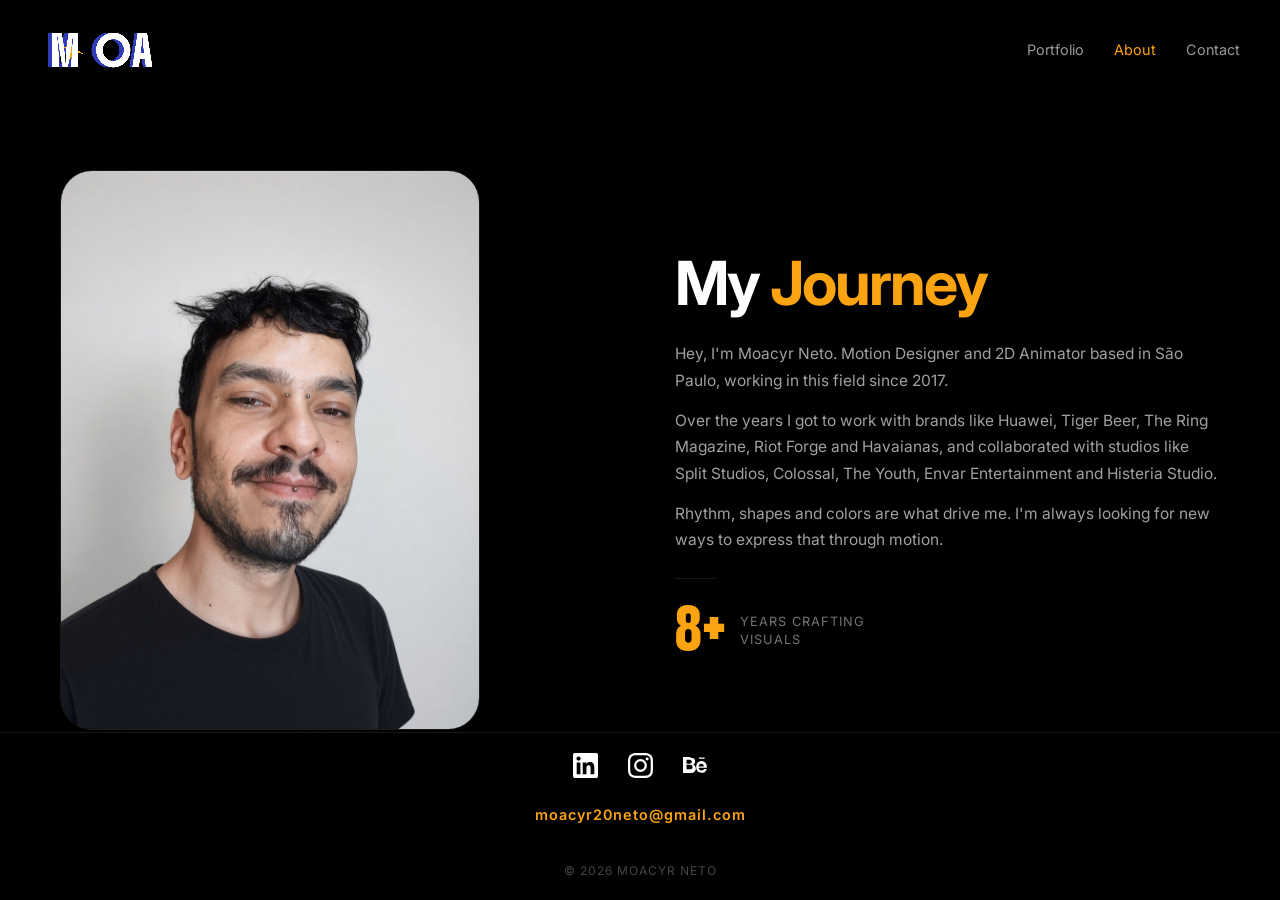
<file: about.html>
<html lang="en">

<head>
  <meta charset="UTF-8">
  <meta name="viewport" content="width=device-width, initial-scale=1.0, maximum-scale=1.0, user-scalable=no">

  <!-- SEO Principal -->
  <title>About | Moacyr Neto</title>
  <link rel="icon" type="image/png" href="favicon.png">
  <meta name="description"
    content="Motion Designer & 2D Artist based in São Paulo, Brazil. Specialized in Motion Design, Clean Up and 2D Animation for studios and brands.">

  <link rel="preconnect" href="https://fonts.googleapis.com">
  <link rel="preconnect" href="https://fonts.gstatic.com" crossorigin>
  <link
    href="https://fonts.googleapis.com/css2?family=Inter:wght@300;400;600;900&family=Outfit:wght@300;400&family=Boldonse&display=swap"
    rel="stylesheet">
  <style>
    :root {
      --bg-color: #000000;
      --text-color: #E5E5E5;
      --accent-color: #FCA311;
      --secondary-color: #0a1020;
      --muted-color: #999999;
      --glass-bg: rgba(10, 16, 32, 0.4);
      --glass-border: rgba(229, 229, 229, 0.1);
      --transition: all 0.5s cubic-bezier(0.23, 1, 0.32, 1);
    }

    * {
      margin: 0;
      padding: 0;
      box-sizing: border-box;
      font-family: 'Inter', sans-serif;
    }

    body {
      background-color: var(--bg-color);
      color: var(--text-color);
      overflow: hidden;
      line-height: 1.6;
      height: 100vh;
    }

    html {
      overflow: hidden;
      height: 100vh;
    }

    @media (max-width: 768px) {

      html,
      body {
        overflow: auto;
        height: auto;
      }
    }

    .container {
      max-width: 1200px;
      margin: 0 auto;
      padding: 0 20px;
    }

    header {
      position: fixed;
      top: 0;
      width: 100%;
      padding: 0;
      z-index: 1000;
      background: transparent;
      border-bottom: none;
      transition: all 0.4s cubic-bezier(0.23, 1, 0.32, 1);
      min-height: 100px;
      display: flex;
      align-items: center;
    }

    header.nav-open {
      background: rgba(0, 0, 0, 0.95) !important;
      backdrop-filter: blur(20px);
    }

    nav {
      display: flex;
      justify-content: space-between;
      align-items: center;
    }

    .logo-video-wrap {
      display: flex;
      align-items: center;
      height: 100px;
    }

    .logo-text {
      display: flex;
      align-items: center;
      text-decoration: none;
      transition: var(--transition);
      cursor: pointer;
      color: white !important;
    }

    .logo-star {
      width: 120px;
      height: 120px;
    }

    .nav-links {
      display: flex;
      gap: 30px;
      list-style: none;
    }

    .nav-links a {
      text-decoration: none;
      color: var(--muted-color);
      font-weight: 400;
      font-size: 0.9rem;
      transition: var(--transition);
    }

    .nav-links a:hover,
    .nav-links a.active {
      color: var(--accent-color);
    }

    .section-tag {
      color: var(--accent-color);
      font-weight: 600;
      text-transform: uppercase;
      font-size: 0.8rem;
      letter-spacing: 2px;
      margin-bottom: 25px;
      display: block;
      position: relative;
    }

    .section-tag::after {
      content: '';
      position: absolute;
      bottom: -8px;
      left: 0;
      width: 30px;
      height: 1.5px;
      background: var(--accent-color);
    }

    .about {
      padding: 100px 0 100px;
      min-height: 100vh;
      display: flex;
      align-items: center;
    }

    .about-wrap {
      display: grid;
      grid-template-columns: 1fr 1fr;
      gap: 70px;
      align-items: center;
    }

    .about-image {
      border-radius: 32px;
      overflow: hidden;
      border: 1px solid var(--glass-border);
      box-shadow: 0 30px 60px rgba(0, 0, 0, 0.5);
      transition: var(--transition);
      aspect-ratio: 3 / 4;
      max-height: 560px;
    }

    .about-image:hover {
      transform: scale(1.02);
      border-color: rgba(252, 163, 17, 0.3);
    }

    .about-image img {
      display: block;
      width: 100%;
      height: 100%;
      object-fit: cover;
    }

    .about-text h2 {
      font-family: 'Boldonse', sans-serif !important;
      font-size: clamp(2.2rem, 5vw, 3.8rem);
      margin-bottom: 24px;
      line-height: 1.1;
      letter-spacing: -2px;
      color: #fff;
    }

    .about-text p {
      margin-bottom: 14px;
      opacity: 0.7;
      font-size: 0.97rem;
      line-height: 1.7;
    }

    .about-divider {
      width: 40px;
      height: 1.5px;
      background: var(--glass-border);
      margin: 24px 0;
    }

    .about-skills {
      display: flex;
      flex-wrap: wrap;
      gap: 10px;
      margin-top: 28px;
    }

    .skill-tag {
      font-size: 0.75rem;
      font-weight: 600;
      letter-spacing: 1.5px;
      text-transform: uppercase;
      padding: 7px 16px;
      border-radius: 100px;
      border: 1px solid var(--glass-border);
      color: var(--muted-color);
      background: rgba(255, 255, 255, 0.03);
      transition: var(--transition);
    }

    .skill-tag:hover {
      border-color: rgba(252, 163, 17, 0.5);
      color: var(--accent-color);
      background: rgba(252, 163, 17, 0.05);
    }

    .about-since {
      display: flex;
      align-items: center;
      gap: 14px;
      margin-top: 32px;
    }

    .about-since-number {
      font-family: 'Boldonse', sans-serif;
      font-size: 2.4rem;
      color: var(--accent-color);
      line-height: 1;
    }

    .about-since-label {
      font-size: 0.8rem;
      opacity: 0.5;
      letter-spacing: 1px;
      text-transform: uppercase;
      line-height: 1.4;
    }

    footer {
      position: fixed;
      bottom: 0;
      left: 0;
      right: 0;
      padding: 20px 0;
      text-align: center;
      border-top: 1px solid var(--glass-border);
      background: var(--bg-color);
      z-index: 10;
    }

    .social-links {
      display: flex;
      justify-content: center;
      gap: 20px;
      margin-bottom: 30px;
      flex-wrap: wrap;
    }

    .social-link {
      display: inline-flex;
      align-items: center;
      justify-content: center;
      text-decoration: none;
      transition: var(--transition);
      background: none !important;
      border: none !important;
      padding: 0 !important;
    }

    .social-link:hover {
      transform: translateY(-3px);
    }

    .social-link svg {
      width: 25px;
      height: 25px;
      fill: white;
      transition: fill 0.3s ease;
    }

    .social-link:hover svg {
      fill: var(--accent-color) !important;
    }

    .social-link svg {
      width: 18px;
      height: 18px;
      fill: currentColor;
    }



    .menu-toggle {
      display: none;
      background: none;
      border: none;
      color: white;
      font-size: 2.2rem;
      cursor: pointer;
      padding: 15px;
      z-index: 1100;
      transition: var(--transition);
      position: relative;
    }

    .mobile-menu-logo {
      display: none;
    }

    @media (max-width: 768px) {
      .about {
        height: auto;
        min-height: 100vh;
        margin-top: 0;
        padding-top: 80px;
        padding-bottom: 100px;
        display: flex;
        flex-direction: column;
        justify-content: center;
      }

      .about-wrap {
        gap: 20px;
      }

      .about-image {
        aspect-ratio: 4 / 5;
        max-height: 420px;
        border-radius: 20px;
        margin: 0 auto;
      }

      .about-image img {
        object-position: top center;
      }

      .about-text h2 {
        font-size: 2rem;
        margin-bottom: 10px;
      }

      .about-text p {
        font-size: 0.85rem;
        margin-bottom: 8px;
      }

      .about-since-number {
        font-size: 1.8rem;
      }

      .about-skills {
        gap: 8px;
        margin-top: 18px;
      }

      .skill-tag {
        font-size: 0.68rem;
        padding: 5px 12px;
      }

      .section-tag {
        margin-bottom: 10px;
      }

      footer {
        padding: 15px 0;
      }

      .social-links {
        margin-bottom: 15px;
      }
    }

    @media (max-width: 768px) {
      .menu-toggle {
        display: flex;
      }
    }

    .social-link svg {
      fill: white;
      transition: fill 0.3s ease;
    }

    .social-link:hover svg {
      fill: var(--accent-color) !important;
    }

    @media (max-width: 992px) {
      .about-wrap {
        grid-template-columns: 1fr;
        gap: 40px;
      }

      .about-image {
        height: 380px;
      }
    }

    @media (max-width: 768px) {
      header {
        background: transparent;
        backdrop-filter: none;
        border-bottom: none;
      }

      header.scrolled {
        background: rgba(0, 0, 0, 0.85) !important;
        backdrop-filter: blur(15px);
      }

      .menu-toggle {
        display: flex;
        position: absolute;
        right: 20px;
        top: 20px;
      }

      .nav-links {
        display: none;
        flex-direction: column;
        position: fixed;
        top: 0;
        left: 0;
        width: 100%;
        height: 100vh;
        background: rgba(0, 0, 0, 0.97);
        backdrop-filter: blur(25px);
        -webkit-backdrop-filter: blur(25px);
        justify-content: center;
        align-items: center;
        gap: 12px;
        z-index: 1050;
        padding: 0;
      }

      .nav-links.open {
        display: flex;
      }

      .nav-links li {
        text-align: center;
        opacity: 0;
        transform: translateY(20px);
        animation: menuItemIn .4s cubic-bezier(.23, 1, .32, 1) forwards;
        list-style: none;
      }

      .nav-links li:nth-child(1) { animation-delay: .1s; }
      .nav-links li:nth-child(2) { animation-delay: .2s; }
      .nav-links li:nth-child(3) { animation-delay: .3s; }

      .nav-links a {
        font-size: 2rem;
        font-weight: 600;
        color: var(--text-color);
        transition: color .2s ease;
        padding: 12px 24px;
        display: block;
      }

      .nav-links a:active,
      .nav-links a.nav-tapped {
        color: var(--accent-color);
      }

      .mobile-menu-logo {
        display: none;
        position: absolute;
        top: 12px;
        left: 20px;
        width: 100px;
        height: 100px;
        object-fit: contain;
        z-index: 1060;
      }

      @keyframes menuItemIn {
        to { opacity: 1; transform: translateY(0); }
      }
    }

    .reveal,
    .reveal-left,
    .reveal-right {
      opacity: 0;
      transform: translateY(30px);
      transition: all 0.8s cubic-bezier(0.23, 1, 0.32, 1);
    }

    .reveal-left {
      transform: translateX(-30px);
    }

    .reveal-right {
      transform: translateX(30px);
    }

    .active {
      opacity: 1;
      transform: translate(0, 0);
    }
  </style>
</head>

<body>
  <header>
    <div class="container" style="max-width: 100% !important; width: 100%; padding: 0 40px; margin: 0;">
      <nav style="display: flex; justify-content: space-between; align-items: center; width: 100%;">
        <div class="logo-video-wrap">
          <a href="index.html" class="logo-text">
            <video class="logo-star" autoplay loop muted playsinline
              style="pointer-events: none; width: 120px; height: 120px;">
              <source src="Logo_Animada_Versao_clara.webm" type="video/webm">
            </video>
          </a>
        </div>
        <button class="menu-toggle" id="menuToggleBtn" onclick="toggleMobileMenu()">☰</button>
        <ul class="nav-links">
          <li><a href="index.html#portfolio" onclick="handleMenuLink(event, 'index.html#portfolio')">Portfolio</a></li>
          <li><a href="about.html" class="active" onclick="handleMenuLink(event, 'about.html')">About</a></li>
          <li><a href="contact.html" onclick="handleMenuLink(event, 'contact.html')">Contact</a></li>
        </ul>
        <video class="mobile-menu-logo" autoplay loop muted playsinline style="pointer-events:none;"><source src="Logo_Animada_Versao_clara.webm" type="video/webm"></video>
      </nav>
    </div>
  </header>

  <section class="about">
    <div class="container">
      <div class="about-wrap">
        <div class="about-image reveal-left">
          <img src="foto-sobre.jpg" alt="Moacyr Neto">
        </div>
        <div class="about-text reveal-right">
          <h2 style="font-family: 'Inter', sans-serif !important; color: white;">
  My <span style="color: var(--accent-color);">Journey</span>
</h2>


          <p>Hey, I'm Moacyr Neto. Motion Designer and 2D Animator based in São Paulo, working in this field since 2017.
          </p>
          <p>Over the years I got to work with brands like Huawei, Tiger Beer, The Ring Magazine, Riot Forge and
            Havaianas, and collaborated with studios like Split Studios, Colossal, The Youth, Envar Entertainment and
            Histeria Studio.</p>
          <p>Rhythm, shapes and colors are what drive me. I'm always looking for new ways to express that through
            motion.</p>

          <div class="about-divider"></div>

          <div class="about-since">
            <span class="about-since-number">8+</span>
            <span class="about-since-label">Years crafting<br>visuals</span>
          </div>


        </div>
      </div>
    </div>
  </section>

  <footer>
    <div class="container">
      <div class="social-links" style="justify-content: center; gap: 30px; margin-bottom: 25px; display: flex;">
        <a href="https://www.linkedin.com/in/moaneto/" target="_blank" rel="noopener" class="social-link"
          style="padding: 0; background: none; border: none;">
          <svg viewBox="0 0 24 24" style="width: 25px; height: 25px;">
            <path
              d="M20.447 20.452h-3.554v-5.569c0-1.328-.027-3.037-1.852-3.037-1.853 0-2.136 1.445-2.136 2.939v5.667H9.351V9h3.414v1.561h.046c.477-.9 1.637-1.85 3.37-1.85 3.601 0 4.267 2.37 4.267 5.455v6.286zM5.337 7.433a2.062 2.062 0 01-2.063-2.065 2.064 2.064 0 112.063 2.065zm1.782 13.019H3.555V9h3.564v11.452zM22.225 0H1.771C.792 0 0 .774 0 1.729v20.542C0 23.227.792 24 1.771 24h20.451C23.2 24 24 23.227 24 22.271V1.729C24 .774 23.2 0 22.222 0h.003z" />
          </svg>
        </a>
        <a href="https://www.instagram.com/moacyrneto_/" target="_blank" rel="noopener" class="social-link"
          style="padding: 0; background: none; border: none;">
          <svg viewBox="0 0 24 24" style="width: 25px; height: 25px;">
            <path
              d="M12 0C8.74 0 8.333.015 7.053.072 5.775.132 4.905.333 4.14.63c-.789.306-1.459.717-2.126 1.384S.935 3.35.63 4.14C.333 4.905.131 5.775.072 7.053.012 8.333 0 8.74 0 12s.015 3.667.072 4.947c.06 1.277.261 2.148.558 2.913.306.788.717 1.459 1.384 2.126.667.666 1.336 1.079 2.126 1.384.766.296 1.636.499 2.913.558C8.333 23.988 8.74 24 12 24s3.667-.015 4.947-.072c1.277-.06 2.148-.262 2.913-.558.788-.306 1.459-.718 2.126-1.384.666-.667 1.079-1.335 1.384-2.126.296-.765.499-1.636.558-2.913.06-1.28.072-1.687.072-4.947s-.015-3.667-.072-4.947c-.06-1.277-.262-2.149-.558-2.913-.306-.789-.718-1.459-1.384-2.126C21.319 1.347 20.651.935 19.86.63c-.765-.297-1.636-.499-2.913-.558C15.667.012 15.26 0 12 0zm0 2.16c3.203 0 3.585.016 4.85.071 1.17.055 1.805.249 2.227.415.562.217.96.477 1.382.896.419.42.679.819.896 1.381.164.422.36 1.057.413 2.227.057 1.266.07 1.646.07 4.85s-.015 3.585-.074 4.85c-.061 1.17-.256 1.805-.421 2.227-.224.562-.479.96-.899 1.382-.419.419-.824.679-1.38.896-.42.164-1.065.36-2.235.413-1.274.057-1.649.07-4.859.07-3.211 0-3.586-.015-4.859-.074-1.171-.061-1.816-.256-2.236-.421-.569-.224-.96-.479-1.379-.899-.421-.419-.69-.824-.9-1.38-.165-.42-.359-1.065-.42-2.235-.045-1.26-.061-1.649-.061-4.844 0-3.196.016-3.586.061-4.861.061-1.17.255-1.814.42-2.234.21-.57.479-.96.9-1.381.419-.419.81-.689 1.379-.898.42-.166 1.051-.361 2.221-.421 1.275-.045 1.65-.06 4.859-.06l.045.03zm0 3.678a6.162 6.162 0 100 12.324 6.162 6.162 0 000-12.324zM12 16c-2.21 0-4-1.79-4-4s1.79-4 4-4 4 1.79 4 4-1.79 4-4 4zm7.846-10.405a1.441 1.441 0 11-2.88 0 1.441 1.441 0 012.88 0z" />
          </svg>
        </a>
        <a href="https://www.behance.net/moaneto#" target="_blank" rel="noopener" class="social-link"
          style="padding: 0; background: none; border: none;">
          <svg viewBox="0 0 24 24" style="width: 25px; height: 25px;">
            <path
              d="M6.938 4.503c.702 0 1.34.06 1.92.188.577.13 1.07.33 1.485.609.41.28.733.65.96 1.12.225.47.34 1.05.34 1.73 0 .74-.17 1.36-.507 1.86-.338.5-.837.9-1.502 1.22.906.26 1.576.72 2.022 1.37.448.66.665 1.45.665 2.36 0 .75-.13 1.39-.41 1.93-.28.55-.67 1-1.16 1.35-.48.348-1.05.6-1.67.767-.63.165-1.27.25-1.95.25H0v-15.3h6.938v.547zM6.545 10.21c.55 0 1.004-.15 1.362-.45.36-.3.54-.75.54-1.35 0-.35-.06-.64-.18-.87-.12-.23-.29-.42-.5-.56-.21-.14-.46-.24-.74-.3-.28-.06-.58-.09-.9-.09H3.38v3.62h3.165zm.18 5.41c.35 0 .68-.04.98-.12.3-.08.56-.2.78-.37.22-.17.39-.4.52-.67.12-.28.18-.62.18-1.02 0-.82-.24-1.4-.73-1.74-.49-.34-1.12-.51-1.9-.51H3.38v4.43h3.345zM15.93 16.03c.45.48 1.1.72 1.95.72.61 0 1.14-.15 1.58-.45.44-.3.7-.6.78-.94h2.59c-.41 1.28-1.03 2.2-1.85 2.77-.83.57-1.83.85-3 .85-.82 0-1.56-.13-2.22-.4-.66-.27-1.22-.65-1.68-1.14-.46-.5-.82-1.09-1.06-1.78-.25-.69-.37-1.44-.37-2.25s.13-1.57.38-2.27c.25-.69.61-1.29 1.08-1.78.47-.49 1.03-.88 1.68-1.15.65-.28 1.37-.42 2.15-.42.9 0 1.67.18 2.31.53.64.35 1.16.82 1.56 1.41.41.59.7 1.27.89 2.04.19.77.25 1.57.17 2.42h-7.72c-.02.9.24 1.65.69 2.14zm3.39-5.17c-.35-.42-.89-.63-1.61-.63-.48 0-.88.09-1.2.26-.32.17-.58.39-.77.65-.19.26-.33.55-.42.87-.09.31-.15.6-.18.87h4.87c-.12-.84-.42-1.6-.69-2.02zM15.27 4.2h5.46v1.42h-5.46V4.2z" />
          </svg>
        </a>
      </div>
      <a href="mailto:moacyr20neto@gmail.com" class="footer-email"
        style="color: var(--accent-color); text-decoration: none; opacity: 1; transition: var(--transition); letter-spacing: 1px; font-size: 0.9rem; display: block; text-align: center; font-weight: 600;">
        moacyr20neto@gmail.com
      </a>
      <p style="margin-top: 35px; font-size: 0.75rem; opacity: 0.3; letter-spacing: 1px; text-align: center;">© <span
          id="currentYear"></span> MOACYR NETO</p>
    </div>
  </footer>

  <script>
    document.getElementById('currentYear').textContent = new Date().getFullYear();



    function toggleMobileMenu() {
      if (window.innerWidth > 768) return;
      const header = document.querySelector('header');
      const nav = document.querySelector('.nav-links');
      const btn = document.getElementById('menuToggleBtn');
      const logo = document.querySelector('.mobile-menu-logo');
      if (!nav) return;
      const isOpen = nav.classList.toggle('open');
      header.classList.toggle('nav-open', isOpen);
      btn.textContent = isOpen ? '✕' : '☰';
      if(logo) logo.style.display = isOpen ? 'block' : 'none';
      document.body.style.overflow = isOpen ? 'hidden' : '';
    }

    function closeMenu() {
      const header = document.querySelector('header');
      const nav = document.querySelector('.nav-links');
      const btn = document.getElementById('menuToggleBtn');
      const logo = document.querySelector('.mobile-menu-logo');
      if (!nav) return;
      nav.classList.remove('open');
      header.classList.remove('nav-open');
      btn.textContent = '☰';
      if(logo) logo.style.display = 'none';
      document.body.style.overflow = '';
    }

    function handleMenuLink(e, href) {
      if (window.innerWidth > 768) return;
      e.preventDefault();
      const link = e.currentTarget;
      link.classList.add('nav-tapped');
      setTimeout(() => {
        closeMenu();
        window.location.href = href;
      }, 250);
    }

    // Final observer for reveal effects on about page
    const revealObs = new IntersectionObserver(entries => {
      entries.forEach(e => { if (e.isIntersecting) e.target.classList.add('active'); });
    }, { threshold: 0.1 });
    document.querySelectorAll('.reveal, .reveal-left, .reveal-right').forEach(el => revealObs.observe(el));

  </script>
</body>

</html>
</file>
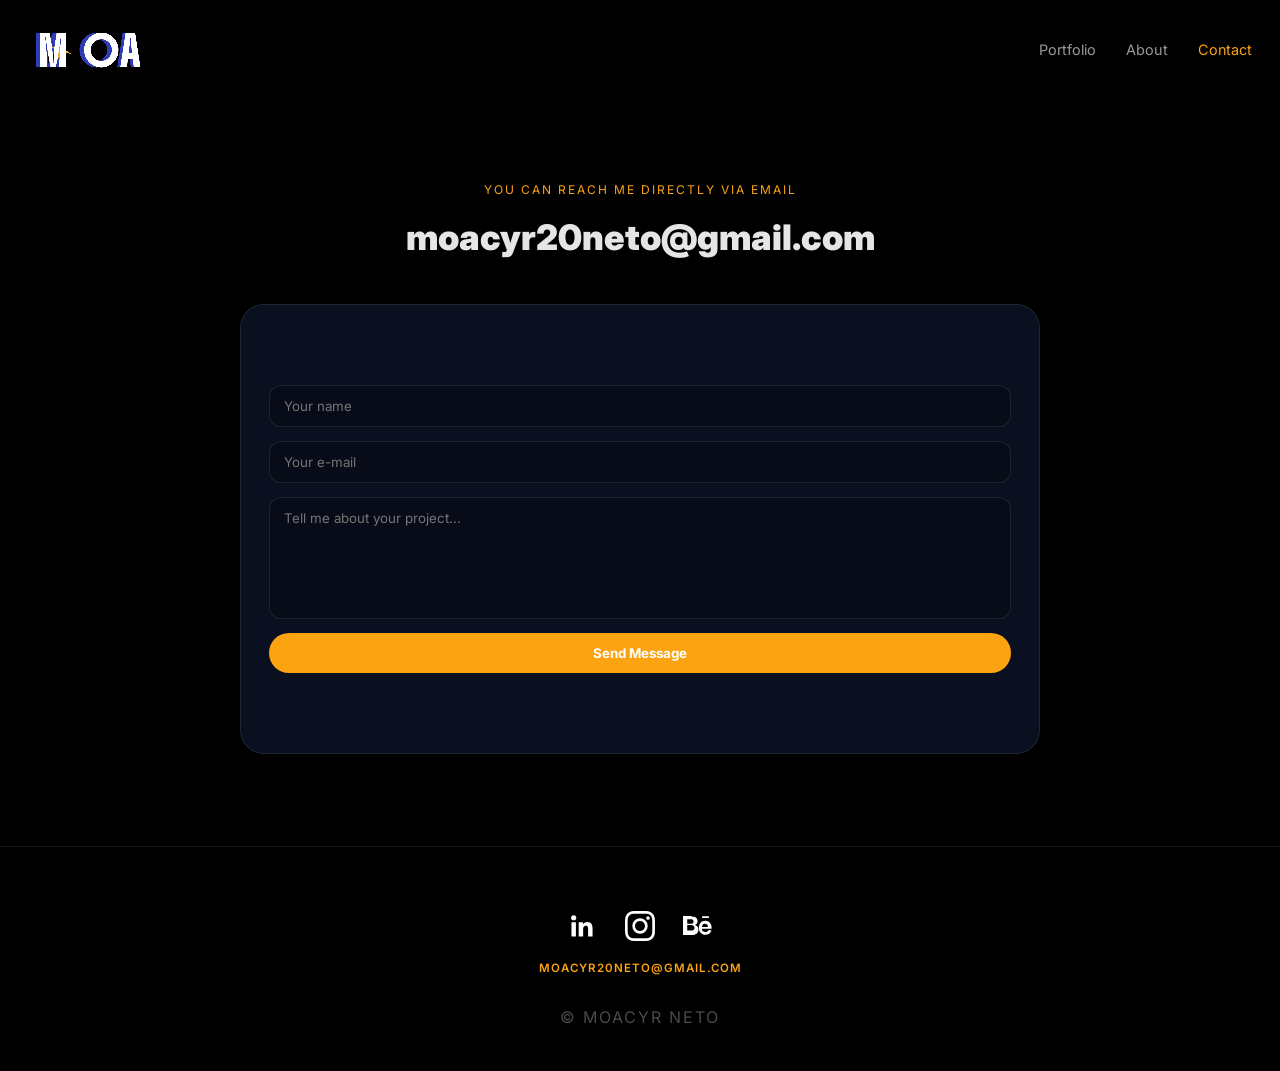
<file: contact.html>
<!DOCTYPE html>
<html lang="en">
<head>
  <meta charset="UTF-8">
  <meta name="viewport" content="width=device-width, initial-scale=1.0">
  <title>Contact | Moacyr Neto</title>
  <link rel="icon" type="image/png" href="favicon.png">
  <link rel="preconnect" href="https://fonts.googleapis.com">
  <link rel="preconnect" href="https://fonts.gstatic.com" crossorigin>
  <link href="https://fonts.googleapis.com/css2?family=Inter:wght@300;400;600;900&family=Boldonse&display=swap" rel="stylesheet">
  <link rel="stylesheet" href="style.css">
</head>
<body>
  <header>
    <div class="container" style="max-width:100%;padding:0 28px;">
      <nav>
        <div class="logo-video-wrap">
          <a href="index.html" class="logo-text" aria-label="Home">
            <video class="logo-star" autoplay loop muted playsinline style="pointer-events:none;">
              <source src="Logo_Animada_Versao_clara.webm" type="video/webm">
            </video>
          </a>
        </div>
        <button class="menu-toggle" id="menuToggleBtn" onclick="toggleMobileMenu()">☰</button>
        <ul class="nav-links">
          <li><a href="index.html#portfolio" onclick="handleMenuLink(event, 'index.html#portfolio')">Portfolio</a></li>
          <li><a href="about.html" onclick="handleMenuLink(event, 'about.html')">About</a></li>
          <li><a class="active" href="contact.html" onclick="handleMenuLink(event, 'contact.html')">Contact</a></li>
        </ul>
        <video class="mobile-menu-logo" autoplay loop muted playsinline style="pointer-events:none;"><source src="Logo_Animada_Versao_clara.webm" type="video/webm"></video>
      </nav>
    </div>
  </header>

  <main>
    <section class="section">
      <div class="container">
        <div class="section-header reveal" style="text-align: center;">
          <span class="section-tag">You can reach me directly via email</span>
          <a href="mailto:moacyr20neto@gmail.com" class="section-title contact-email">moacyr20neto@gmail.com</a>
        </div>
        <div class="contact-box reveal">
          <form class="contact-form" action="https://formsubmit.co/moacyr20neto@gmail.com" method="POST">
            <input type="text" name="name" placeholder="Your name" required>
            <input type="email" name="email" placeholder="Your e-mail" required>
            <textarea name="message" rows="6" placeholder="Tell me about your project..." required></textarea>
            <input type="hidden" name="_captcha" value="false">
            <button type="submit">Send Message</button>
          </form>
        </div>
      </div>
    </section>
  </main>

  <footer>
    <div class="container">
      <div class="social-links">
        <a href="https://www.linkedin.com/in/moaneto/" target="_blank" rel="noopener" class="social-link" aria-label="LinkedIn">
          <svg viewBox="0 0 24 24"><path d="M20.447 20.452h-3.554v-5.569c0-1.328-.027-3.037-1.852-3.037-1.853 0-2.136 1.445-2.136 2.939v5.667H9.351V9h3.414v1.561h.046c.477-.9 1.637-1.85 3.37-1.85 3.601 0 4.267 2.37 4.267 5.455v6.286zM5.337 7.433a2.062 2.062 0 01-2.063-2.065 2.064 2.064 0 112.063 2.065zm1.782 13.019H3.555V9h3.564v11.452z"/></svg>
        </a>
        <a href="https://www.instagram.com/moacyrneto_/" target="_blank" rel="noopener" class="social-link" aria-label="Instagram">
          <svg viewBox="0 0 24 24"><path d="M12 0C8.74 0 8.333.015 7.053.072 5.775.132 4.905.333 4.14.63c-.789.306-1.459.717-2.126 1.384S.935 3.35.63 4.14C.333 4.905.131 5.775.072 7.053.012 8.333 0 8.74 0 12s.015 3.667.072 4.947c.06 1.277.261 2.148.558 2.913.306.788.717 1.459 1.384 2.126.667.666 1.336 1.079 2.126 1.384.766.296 1.636.499 2.913.558C8.333 23.988 8.74 24 12 24s3.667-.015 4.947-.072c1.277-.06 2.148-.262 2.913-.558.788-.306 1.459-.718 2.126-1.384.666-.667 1.079-1.335 1.384-2.126.296-.765.499-1.636.558-2.913.06-1.28.072-1.687.072-4.947s-.015-3.667-.072-4.947c-.06-1.277-.262-2.149-.558-2.913-.306-.789-.718-1.459-1.384-2.126C21.319 1.347 20.651.935 19.86.63c-.765-.297-1.636-.499-2.913-.558C15.667.012 15.26 0 12 0zm0 2.16c3.203 0 3.585.016 4.85.071 1.17.055 1.805.249 2.227.415.562.217.96.477 1.382.896.419.42.679.819.896 1.381.164.422.36 1.057.413 2.227.057 1.266.07 1.646.07 4.85s-.015 3.585-.074 4.85c-.061 1.17-.256 1.805-.421 2.227-.224.562-.479.96-.899 1.382-.419.419-.824.679-1.38.896-.42.164-1.065.36-2.235.413-1.274.057-1.649.07-4.859.07-3.211 0-3.586-.015-4.859-.074-1.171-.061-1.816-.256-2.236-.421-.569-.224-.96-.479-1.379-.899-.421-.419-.69-.824-.9-1.38-.165-.42-.359-1.065-.42-2.235-.045-1.26-.061-1.649-.061-4.844 0-3.196.016-3.586.061-4.861.061-1.17.255-1.814.42-2.234.21-.57.479-.96.9-1.381.419-.419.81-.689 1.379-.898.42-.166 1.051-.361 2.221-.421 1.275-.045 1.65-.06 4.859-.06l.045.03zm0 3.678a6.162 6.162 0 100 12.324 6.162 6.162 0 000-12.324zM12 16c-2.21 0-4-1.79-4-4s1.79-4 4-4 4 1.79 4 4-1.79 4-4 4zm7.846-10.405a1.441 1.441 0 11-2.88 0 1.441 1.441 0 012.88 0z"/></svg>
        </a>
        <a href="https://www.behance.net/moaneto#" target="_blank" rel="noopener" class="social-link" aria-label="Behance">
          <svg viewBox="0 0 24 24"><path d="M6.938 4.503c.702 0 1.34.06 1.92.188.577.13 1.07.33 1.485.609.41.28.733.65.96 1.12.225.47.34 1.05.34 1.73 0 .74-.17 1.36-.507 1.86-.338.5-.837.9-1.502 1.22.906.26 1.576.72 2.022 1.37.448.66.665 1.45.665 2.36 0 .75-.13 1.39-.41 1.93-.28.55-.67 1-1.16 1.35-.48.348-1.05.6-1.67.767-.63.165-1.27.25-1.95.25H0v-15.3h6.938v.547zM6.545 10.21c.55 0 1.004-.15 1.362-.45.36-.3.54-.75.54-1.35 0-.35-.06-.64-.18-.87-.12-.23-.29-.42-.5-.56-.21-.14-.46-.24-.74-.3-.28-.06-.58-.09-.9-.09H3.38v3.62h3.165zm.18 5.41c.35 0 .68-.04.98-.12.3-.08.56-.2.78-.37.22-.17.39-.4.52-.67.12-.28.18-.62.18-1.02 0-.82-.24-1.4-.73-1.74-.49-.34-1.12-.51-1.9-.51H3.38v4.43h3.345zM15.93 16.03c.45.48 1.1.72 1.95.72.61 0 1.14-.15 1.58-.45.44-.3.7-.6.78-.94h2.59c-.41 1.28-1.03 2.2-1.85 2.77-.83.57-1.83.85-3 .85-.82 0-1.56-.13-2.22-.4-.66-.27-1.22-.65-1.68-1.14-.46-.5-.82-1.09-1.06-1.78-.25-.69-.37-1.44-.37-2.25s.13-1.57.38-2.27c.25-.69.61-1.29 1.08-1.78.47-.49 1.03-.88 1.68-1.15.65-.28 1.37-.42 2.15-.42.9 0 1.67.18 2.31.53.64.35 1.16.82 1.56 1.41.41.59.7 1.27.89 2.04.19.77.25 1.57.17 2.42h-7.72c-.02.9.24 1.65.69 2.14zm3.39-5.17c-.35-.42-.89-.63-1.61-.63-.48 0-.88.09-1.2.26-.32.17-.58.39-.77.65-.19.26-.33.55-.42.87-.09.31-.15.6-.18.87h4.87c-.12-.84-.42-1.6-.69-2.02zM15.27 4.2h5.46v1.42h-5.46V4.2z"/></svg>
        </a>
      </div>
      <a href="mailto:moacyr20neto@gmail.com" class="footer-email">moacyr20neto@gmail.com</a>
      <p class="footer-copy">© MOACYR NETO</p>
    </div>
  </footer>

  <script src="script.js"></script>
</body>
</html>
</file>
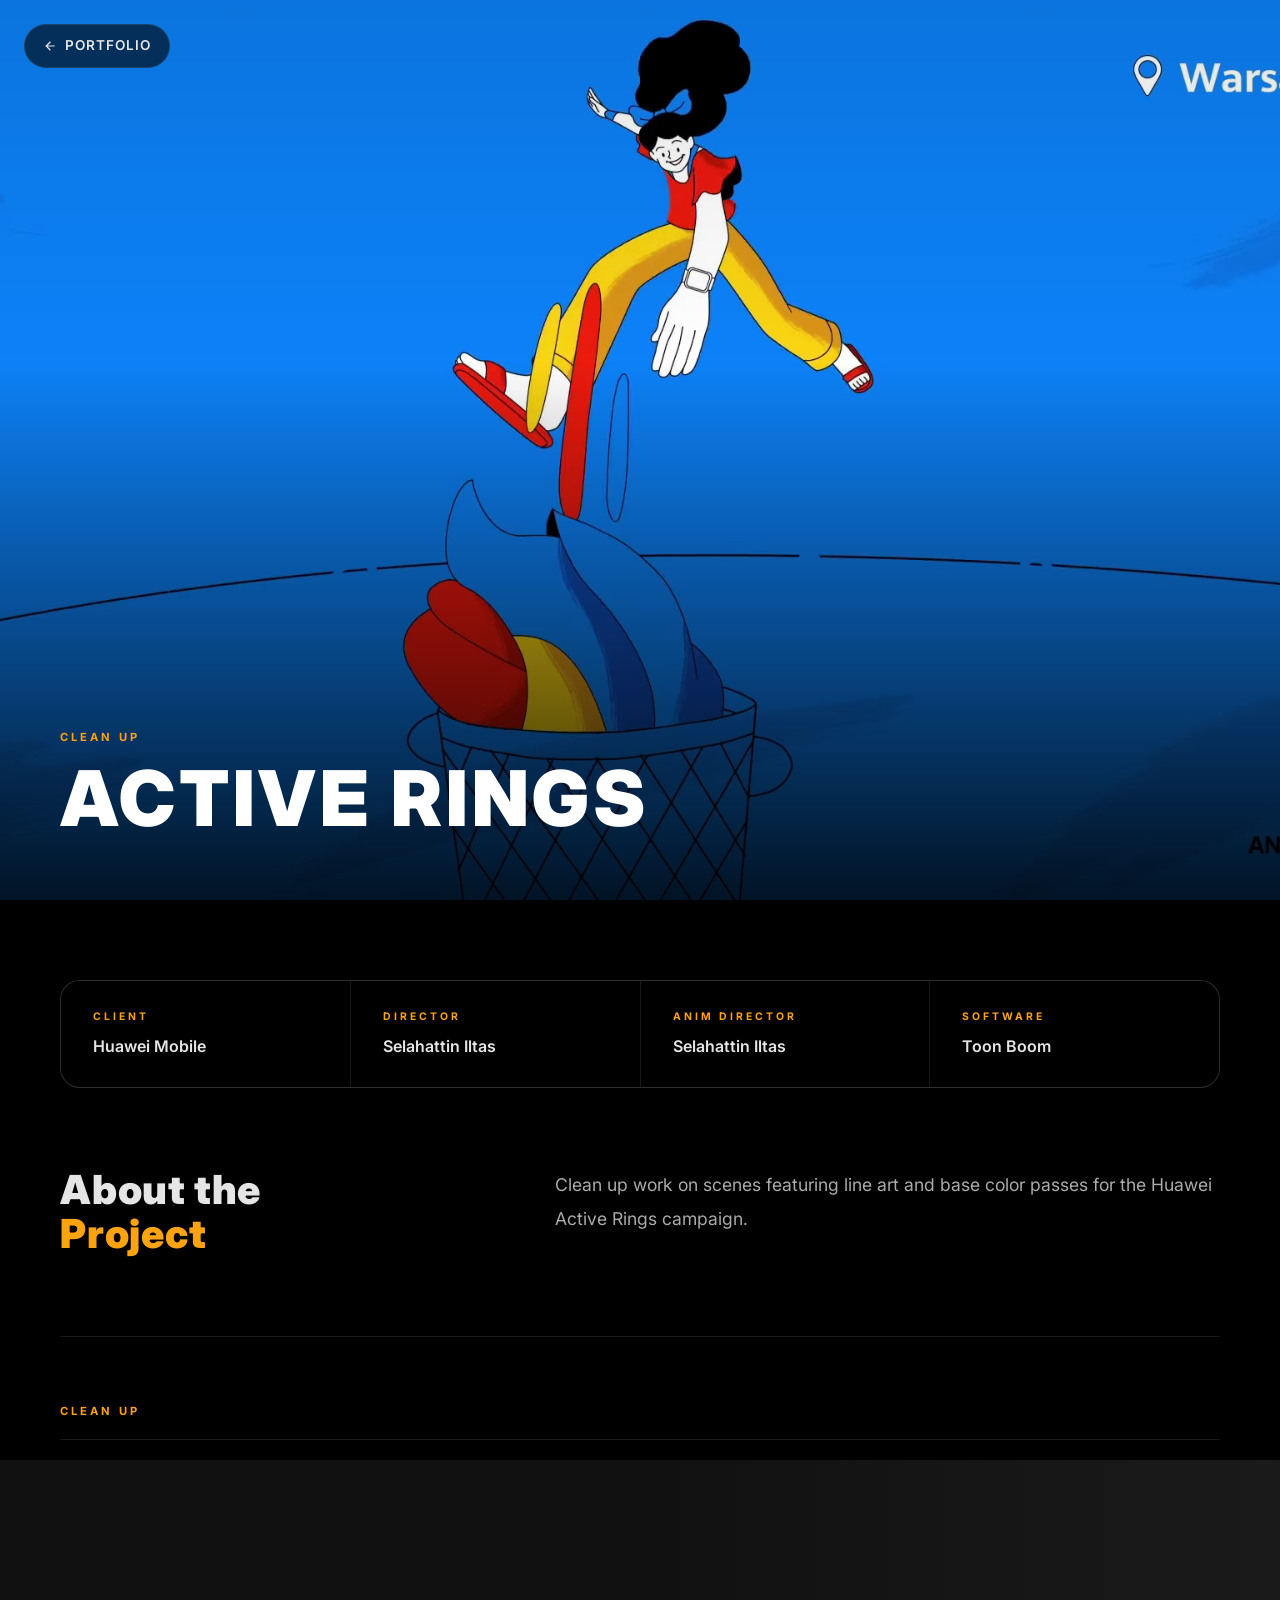
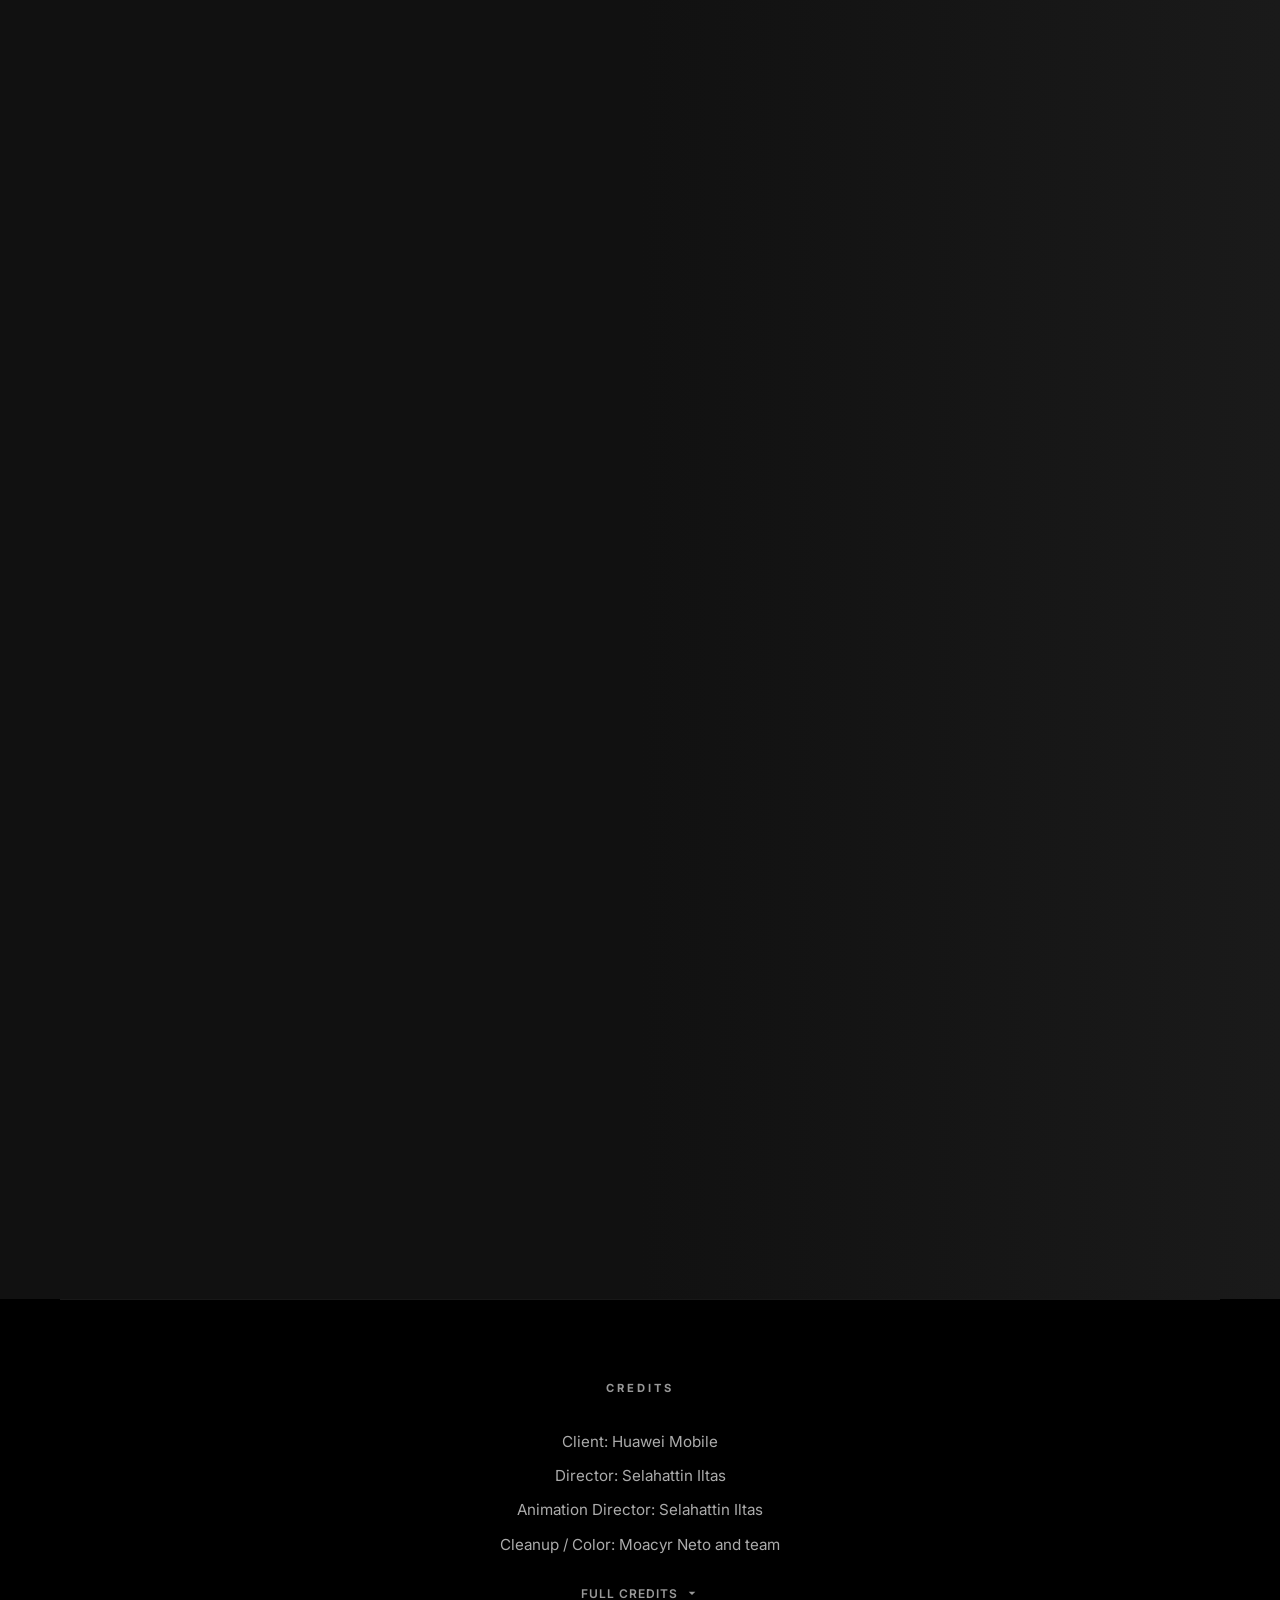
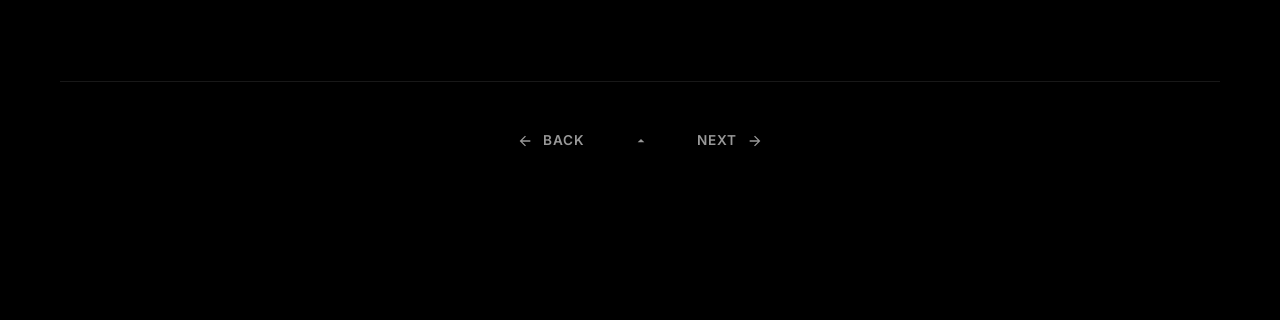
<file: project-active-rings.html>
﻿<!DOCTYPE html>
<html lang="pt-br">

<head>
    <meta charset="UTF-8">
    <meta name="viewport" content="width=device-width, initial-scale=1.0, maximum-scale=1.0, user-scalable=no">
    <title>ACTIVE RINGS | Moacyr Neto</title>
    <link rel="icon" type="image/png" href="favicon.png">

    <!-- Open Graph (WhatsApp, Facebook, LinkedIn) -->
    <meta property="og:type" content="website">
    <meta property="og:url" content="https://www.moanimation.com.br/project-active-rings.html">
    <meta property="og:title" content="ACTIVE RINGS | Moacyr Neto">
    <meta property="og:description" content="Clean up work on scenes featuring line art and base color passes for the Huawei Active Rings campaign.">
    <meta property="og:image" content="https://www.moanimation.com.br/og-image.jpg">

    <link rel="preconnect" href="https://fonts.googleapis.com">
    <link rel="preconnect" href="https://fonts.gstatic.com" crossorigin>
    <link
        href="https://fonts.googleapis.com/css2?family=Inter:wght@300;400;600;900&family=Outfit:wght@300;400&family=Boldonse&display=swap"
        rel="stylesheet">
    <style>
        :root {
            --bg-color: #000000;
            --text-color: #E5E5E5;
            --accent-color: #FCA311;
            --secondary-color: #0a1020;
            --muted-color: #999999;
            --glass-border: rgba(229, 229, 229, 0.1);
            --transition: all 0.5s cubic-bezier(0.23, 1, 0.32, 1);
        }

        .logo-text {
            display: flex;
            align-items: center;
            text-decoration: none;
            transition: var(--transition);
            cursor: pointer;
        }

        .logo-star {
            width: 32px;
            height: 32px;
            fill: #fff;
            transition: fill 0.3s ease, transform 0.3s ease;
        }

        .logo-text:hover .logo-star {
            fill: var(--accent-color);
            transform: scale(1.1);
        }

        .logo-star.active {
            fill: var(--accent-color) !important;
            transform: scale(0.9);
        }

        * {
            margin: 0;
            padding: 0;
            box-sizing: border-box;
            font-family: 'Inter', sans-serif;
        }

        body {
            background: var(--bg-color);
            color: var(--text-color);
            overflow-x: hidden;
            line-height: 1.6;
        }

        ::-webkit-scrollbar {
            width: 8px;
        }

        ::-webkit-scrollbar-track {
            background: var(--bg-color);
        }

        ::-webkit-scrollbar-thumb {
            background: var(--secondary-color);
            border-radius: 4px;
        }

        .container {
            max-width: 1600px;
            margin: 0 auto;
            padding: 0 60px;
        }

        .back-btn {
            position: fixed;
            top: 24px;
            left: 24px;
            z-index: 100;
            display: flex;
            align-items: center;
            gap: 8px;
            color: var(--text-color);
            text-decoration: none;
            font-size: 0.85rem;
            font-weight: 600;
            letter-spacing: 1px;
            text-transform: uppercase;
            padding: 10px 18px;
            background: rgba(0, 0, 0, 0.6);
            backdrop-filter: blur(12px);
            border: 1px solid var(--glass-border);
            border-radius: 50px;
            transition: var(--transition);
        }

        .back-btn:hover {
            background: var(--accent-color);
            border-color: var(--accent-color);
            color: #000;
        }

        .back-btn svg {
            width: 14px;
            height: 14px;
            fill: currentColor;
        }

        .project-hero {
            width: 100%;
            height: 100vh;
            position: relative;
            overflow: hidden;
            background: #000;
        }

        .project-hero-img {
            position: absolute;
            inset: 0;
            width: 100%;
            height: 100%;
            object-fit: cover;
        }

        .project-hero iframe,
        .project-hero video {
            position: absolute;
            inset: 0;
            width: 100%;
            height: 100%;
            object-fit: cover;
            border: none;
        }

        .project-hero-overlay {
            position: absolute;
            inset: 0;
            background: linear-gradient(to bottom, rgba(0, 0, 0, 0.1) 0%, rgba(0, 0, 0, 0) 40%, rgba(0, 0, 0, 0.85) 100%);
            z-index: 1;
        }

        .project-hero-info {
            position: absolute;
            bottom: 60px;
            left: 0;
            right: 0;
            z-index: 2;
        }

        .project-category-tag {
            display: inline-block;
            font-size: 0.7rem;
            font-weight: 700;
            letter-spacing: 3px;
            text-transform: uppercase;
            color: var(--accent-color);
            margin-bottom: 12px;
        }

        .project-hero-title {
            font-family: 'Inter', sans-serif;
            font-weight: 900;
            font-size: clamp(2.5rem, 6vw, 5rem);
            line-height: 1.05;
            color: #fff;
            letter-spacing: 0.05em;
        }

        .project-content {
            padding: 80px 0 120px;
        }

        .project-meta {
            display: grid;
            grid-template-columns: repeat(4, 1fr);
            gap: 1px;
            background: var(--glass-border);
            border: 1px solid var(--glass-border);
            border-radius: 20px;
            overflow: hidden;
            margin-bottom: 80px;
        }

        .meta-item {
            padding: 28px 32px;
            background: var(--bg-color);
        }

        .meta-label {
            font-size: 0.65rem;
            font-weight: 700;
            letter-spacing: 3px;
            text-transform: uppercase;
            color: var(--accent-color);
            margin-bottom: 8px;
        }

        .meta-value {
            font-size: 1rem;
            font-weight: 600;
        }

        .project-description {
            display: grid;
            grid-template-columns: 1fr 1.6fr;
            gap: 80px;
            align-items: start;
            margin-bottom: 80px;
        }

        .project-description h2 {
            font-family: 'Inter', sans-serif;
            font-weight: 900;
            font-size: 2.5rem;
            line-height: 1.1;
            letter-spacing: 0.02em;
            position: sticky;
            top: 100px;
        }

        .project-description h2 span {
            color: var(--accent-color);
        }

        .project-description p {
            font-size: 1.1rem;
            line-height: 1.9;
            opacity: 0.75;
            margin-bottom: 20px;
        }

        .section-divider {
            height: 1px;
            background: var(--glass-border);
            margin: 60px 0;
        }

        .scene-block {
            margin-bottom: 64px;
        }

        .scene-block:last-child {
            margin-bottom: 0;
        }

        .scene-header {
            padding: 0 0 16px;
            border-bottom: 1px solid var(--glass-border);
            margin-bottom: 20px;
        }

        .scene-tag {
            font-size: 0.7rem;
            font-weight: 700;
            letter-spacing: 3px;
            text-transform: uppercase;
            color: var(--accent-color);
        }

        .scene-gallery-wrap {
            margin: 0 -60px;
        }

        .scene-gallery {
            display: flex;
            flex-direction: column;
            gap: 0;
            font-size: 0;
        }

        .scene-gif {
            width: 100%;
            overflow: hidden;
            margin-bottom: -1px;
            aspect-ratio: 16/9;
            background: #111;
            position: relative;
        }

        .scene-gif:last-child {
            margin-bottom: 0;
        }

        .scene-gif img,
        .scene-gif video {
            width: 100%;
            height: 100%;
            display: block;
            object-fit: cover;
            vertical-align: bottom;
        }

        .scene-gif video {
            opacity: 1;
            transition: opacity 0.3s ease;
        }

        .scene-gif::before {
            content: '';
            position: absolute;
            inset: 0;
            background: linear-gradient(90deg, #111 25%, #1a1a1a 50%, #111 75%);
            background-size: 200% 100%;
            animation: shimmer 1.5s infinite;
            z-index: 0;
            pointer-events: none;
            transition: opacity 0.4s ease;
        }

        .scene-gif.video-ready::before {
            opacity: 0;
        }

        .scene-gif video,
        .scene-gif img {
            position: relative;
            z-index: 1;
        }

        @keyframes shimmer {
            0% {
                background-position: 200% 0;
            }

            100% {
                background-position: -200% 0;
            }
        }

        .video-error {
            position: absolute;
            inset: 0;
            display: flex;
            flex-direction: column;
            align-items: center;
            justify-content: center;
            gap: 8px;
            color: var(--muted-color);
            font-size: 0.65rem;
            letter-spacing: 2px;
            text-transform: uppercase;
            z-index: 2;
        }

        .video-error svg {
            width: 22px;
            height: 22px;
            opacity: 0.3;
            fill: currentColor;
        }

        .gif-placeholder {
            width: 100%;
            aspect-ratio: 16/9;
            display: flex;
            flex-direction: column;
            align-items: center;
            justify-content: center;
            gap: 8px;
            color: var(--muted-color);
            font-size: 0.65rem;
            letter-spacing: 2px;
            text-transform: uppercase;
            border: 1px dashed var(--glass-border);
        }

        .gif-placeholder svg {
            width: 22px;
            height: 22px;
            opacity: 0.25;
            fill: currentColor;
        }

        .project-credits {
            padding: 80px 0;
            border-top: 1px solid var(--glass-border);
            border-bottom: 1px solid var(--glass-border);
            text-align: center;
            display: flex;
            flex-direction: column;
            align-items: center;
            justify-content: center;
            min-height: 260px;
        }

        .credits-title {
            font-size: 0.7rem;
            font-weight: 700;
            letter-spacing: 3px;
            text-transform: uppercase;
            color: var(--muted-color);
            margin-bottom: 32px;
        }

        .credits-list {
            display: flex;
            flex-direction: column;
            gap: 10px;
        }

        .credit-line {
            font-size: 0.95rem;
            color: var(--text-color);
            opacity: 0.75;
            line-height: 1.6;
        }

        .credit-line strong {
            font-weight: 400;
        }

        .project-nav {
            display: flex;
            justify-content: center;
            align-items: center;
            gap: 48px;
            padding: 48px 0;
        }

        .project-nav a {
            display: flex;
            align-items: center;
            gap: 10px;
            text-decoration: none;
            color: var(--muted-color);
            font-size: 0.85rem;
            font-weight: 600;
            letter-spacing: 1px;
            text-transform: uppercase;
            transition: var(--transition);
        }

        .project-nav a:hover {
            color: var(--accent-color);
        }

        .project-nav a svg {
            width: 16px;
            height: 16px;
            fill: currentColor;
        }

        .project-nav .center-logo {
            font-family: 'Outfit', sans-serif;
            font-weight: 300;
            font-size: 1rem;
            letter-spacing: 2px;
            background: linear-gradient(90deg, var(--accent-color), #fff);
            -webkit-background-clip: text;
            background-clip: text;
            -webkit-text-fill-color: transparent;
            text-decoration: none;
        }

        .credits-toggle {
            margin-top: 28px;
            background: none;
            border: none;
            color: var(--muted-color);
            font-size: 0.75rem;
            font-weight: 600;
            letter-spacing: 1px;
            text-transform: uppercase;
            cursor: pointer;
            display: flex;
            align-items: center;
            gap: 6px;
            transition: color 0.3s;
        }

        .credits-toggle:hover {
            color: var(--accent-color);
        }

        .credits-toggle svg {
            transition: transform 0.3s;
        }

        .credits-toggle.open svg {
            transform: rotate(180deg);
        }

        .credits-full {
            display: none;
            margin-top: 28px;
            max-width: 680px;
            text-align: left;
        }

        .credits-full.open {
            display: block;
        }

        .credits-full p {
            font-size: 0.82rem;
            line-height: 1.8;
            opacity: 0.55;
            color: var(--text-color);
            margin-bottom: 12px;
        }

        .reveal {
            opacity: 0;
            transform: translateY(30px);
            transition: opacity 0.7s ease, transform 0.7s cubic-bezier(0.23, 1, 0.32, 1);
        }

        .reveal.active {
            opacity: 1;
            transform: translateY(0);
        }

@media (max-width: 768px) {
            .container {
                padding: 0 20px;
            }

.back-btn {
                top: 16px;
                left: 16px;
                font-size: 0.75rem;
                padding: 8px 14px;
            }

            .project-hero {
                height: auto;
                display: flex;
                flex-direction: column;
            }

            .project-hero-img {
                position: static;
                width: 100%;
                height: auto;
                aspect-ratio: 16/9;
                object-fit: cover;
            }

            .project-hero iframe,
            .project-hero video {
                position: static;
                width: 100%;
                height: auto;
                aspect-ratio: 16/9;
            }

            .project-hero-overlay {
                display: none;
            }

            .project-hero-info {
                position: static;
                padding: 20px 20px 0;
                background: var(--bg-color);
            }

            .project-hero-title {
                font-size: 1.8rem;
            }

            .project-content {
                padding: 30px 0 80px;
            }

            .project-meta {
                grid-template-columns: 1fr 1fr;
            }

            .meta-item {
                padding: 16px 18px;
            }

            .meta-value {
                font-size: 0.85rem;
                word-break: break-word;
            }

            .meta-label {
                font-size: 0.55rem;
            }

            .project-description {
                grid-template-columns: 1fr;
                gap: 30px;
            }

            .project-description h2 {
                position: static;
                font-size: 1.8rem;
            }

            .scene-gallery-wrap {
                margin: 0 -20px;
            }

            .project-nav .center-logo {
                display: none;
            }
        }
    </style>
</head>

<body>

    <a href="index.html" class="back-btn">
        <svg viewBox="0 0 24 24">
            <path d="M20 11H7.83l5.59-5.59L12 4l-8 8 8 8 1.41-1.41L7.83 13H20v-2z" />
        </svg>
        <span class="back-label" data-i18n="back">Portfolio</span>
    </a>
    <div class="project-hero">
        <video class="project-hero-img" autoplay muted loop playsinline preload="metadata" poster="ActiveRingsCapa.jpg">
            <source src="Active_Rings_Recorte.webm" type="video/webm">
            <source src="Active_Rings_Recorte.mp4" type="video/mp4">
        </video>
        <div class="project-hero-overlay"></div>
        <div class="project-hero-info">
            <div class="container">
                <div class="project-category-tag">Clean Up</div>
                <h1 class="project-hero-title">ACTIVE RINGS</h1>
            </div>
        </div>
    </div>

    <div class="project-content">
        <div class="container">

            <div class="project-meta reveal">
                <div class="meta-item">
                    <div class="meta-label">Client</div>
                    <div class="meta-value">Huawei Mobile</div>
                </div>
                <div class="meta-item">
                    <div class="meta-label" data-i18n="meta_dir">Director</div>
                    <div class="meta-value">Selahattin Iltas</div>
                </div>
                <div class="meta-item">
                    <div class="meta-label">Anim Director</div>
                    <div class="meta-value">Selahattin Iltas</div>
                </div>
                <div class="meta-item">
                    <div class="meta-label" data-i18n="meta_soft">Software</div>
                    <div class="meta-value">Toon Boom</div>
                </div>
            </div>

            <div class="project-description reveal">
                <h2 data-i18n="sobre_title_main">About the<br><span>Project</span></h2>
                <div>
                    <p data-i18n="sobre_p1">Clean up work on scenes featuring line art and base color passes for the
                        Huawei Active Rings campaign.</p>
                </div>
            </div>

            <div class="section-divider"></div>

            <div id="scenesContainer" class="reveal"></div>

            <div class="project-credits reveal">
                <div class="credits-title" data-i18n="credits_tag">Credits</div>
                <div class="credits-list">
                    <div class="credit-line">Client: <strong>Huawei Mobile</strong></div>
                    <div class="credit-line">Director: <strong>Selahattin Iltas</strong></div>
                    <div class="credit-line">Animation Director: <strong>Selahattin Iltas</strong></div>
                    <div class="credit-line">Cleanup / Color: <strong>Moacyr Neto</strong> and team</div>
                </div>
                <button class="credits-toggle" id="creditsToggle" onclick="toggleCredits()" data-i18n="full_credits">
                    Full Credits
                    <svg id="creditsChevron" viewBox="0 0 24 24" width="16" height="16" fill="currentColor">
                        <path d="M7 10l5 5 5-5z" />
                    </svg>
                </button>
                <div class="credits-full" id="creditsFull">
                    <p>Client: Huawei Mobile. Agency: Dentsu x Gwantsi. Director: Selahattin Iltas. Animation Director:
                        Selahattin Iltas. Art Director: Nurullah Ozturk. 2D Animation Supervisor: Bruno Brasil, Joel
                        Leon, Abigail Posadas, Denis Bargos.</p>
                    <p>Design: Saeed Noroozi, Nurullah Öztürk. Compositing Artists: Selahattin Iltas, Recep Akin, Baris
                        Iltas, Özlem Öci. Storyboard & Animatic: Lucas Leguir, Seyithan Dinçer. Production Manager:
                        Selim Iltas.</p>
                    <p>2D Animation Clean-up: Moacyr Neto and Team.</p>
                </div>
            </div>

            <div class="project-nav reveal">
                <a href="project-convergence.html" id="prevProject" data-i18n="nav_prev_link">
                    <svg viewBox="0 0 24 24">
                        <path d="M20 11H7.83l5.59-5.59L12 4l-8 8 8 8 1.41-1.41L7.83 13H20v-2z" />
                    </svg>
                    Back
                </a>
                <div class="logo-video-wrap" style="display: flex; justify-content: center;">
                    <a href="javascript:void(0)" class="logo-text" onclick="scrollToTop(this)" title="Back to top">
                        <svg class="logo-star" viewBox="0 0 24 24">
                            <path d="M7 14l5-5 5 5H7z" />
                        </svg>
                    </a>
                </div>
                <a href="project-havaianas.html" id="nextProject" data-i18n="nav_next_link">
                    Next
                    <svg viewBox="0 0 24 24">
                        <path d="M4 11h12.17l-5.59-5.59L12 4l8 8-8 8-1.41-1.41L16.17 13H4v-2z" />
                    </svg>
                </a>
            </div>

        </div>
    </div>

    <script>
        const CENAS = [
            {
                tag: "Clean Up",
                clips: [
                    { src: "ActiveRingsSH11_COR.mp4", label: "SH11 Cor" },
                    { src: "ActiveRingsSH11_LINES.mp4", label: "SH11 Lines" },
                ]
            },
        ];

        const iconImg = `<svg viewBox="0 0 24 24"><path d="M21 19V5c0-1.1-.9-2-2-2H5c-1.1 0-2 .9-2 2v14c0 1.1.9 2 2 2h14c1.1 0 2-.9 2-2zM8.5 13.5l2.5 3.01L14.5 12l4.5 6H5l3.5-4.5z"/></svg>`;
        const iconVideo = `<svg viewBox="0 0 24 24"><path d="M17 10.5V7c0-.55-.45-1-1-1H4c-.55 0-1 .45-1 1v10c0 .55.45 1 1 1h12c.55 0 1-.45 1-1v-3.5l4 4v-11l-4 4z"/></svg>`;

        const container = document.getElementById('scenesContainer');
        container.innerHTML = CENAS.map(c => {
            const clipsHTML = c.clips && c.clips.length
                ? `<div class="scene-gallery-wrap"><div class="scene-gallery">
                ${c.clips.map(g => {
                    if (!g.src) {
                        return `<div class="scene-gif"><div class="gif-placeholder">${iconImg}<span>${g.label}</span></div></div>`;
                    }
                    const isVideo = /\.(webm|mp4|mov)$/i.test(g.src);
                    if (isVideo) {
                        return `<div class="scene-gif" data-label="${g.label}">
                            <video autoplay loop muted playsinline preload="auto">
                                <source src="${g.src}" type="video/mp4">
                            </video>
                        </div>`;
                    }
                    return `<div class="scene-gif"><img src="${g.src}" alt="${g.label}" loading="lazy"></div>`;
                }).join('')}
               </div></div>`
                : '';

            return `
        <div class="scene-block reveal">
            <div class="scene-header">
                <span class="scene-tag">${c.tag}</span>
            </div>
            ${clipsHTML}
        </div>`;
        }).join('');

        // ── Reveal observer ──────────────────────────────
        const revealObs = new IntersectionObserver(
            entries => entries.forEach(e => { if (e.isIntersecting) e.target.classList.add('active'); }),
            { threshold: 0.08 }
        );
        document.querySelectorAll('.reveal').forEach(el => revealObs.observe(el));

        // ── Play/Pause observer ──────────────────────────────────────────
        function tryPlay(video) {
            const p = video.play();
            if (p !== undefined) {
                p.catch(() => {
                    document.addEventListener('click', () => video.play().catch(() => { }), { once: true });
                    document.addEventListener('touchstart', () => video.play().catch(() => { }), { once: true });
                });
            }
        }

        const videoObs = new IntersectionObserver(entries => {
            entries.forEach(e => {
                const video = e.target.querySelector('video');
                if (!video) return;
                if (e.isIntersecting) tryPlay(video);
                else video.pause();
            });
        }, { threshold: 0.15 });

        document.querySelectorAll('.scene-gif').forEach(el => {
            videoObs.observe(el);
        });

        // ── Shimmer remove quando vídeo está pronto ─────
        document.querySelectorAll('.scene-gif').forEach(wrap => {
            const video = wrap.querySelector('video');
            if (!video) return;

            const markReady = () => wrap.classList.add('video-ready');

            if (video.readyState >= 2) {
                markReady();
            } else {
                video.addEventListener('loadeddata', markReady, { once: true });
                video.addEventListener('canplay', markReady, { once: true });
                setTimeout(markReady, 3000);
            }

            video.addEventListener('error', () => {
                wrap.classList.add('video-ready');
                const label = wrap.dataset.label || '';
                wrap.innerHTML = `<div class="video-error">${iconVideo}<span>${label || 'Arquivo não encontrado'}</span></div>`;
            }, { once: true });
        });

        function toggleCredits() {
            const full = document.getElementById('creditsFull');
            const toggle = document.getElementById('creditsToggle');
            const isOpen = full.classList.toggle('open');
            toggle.classList.toggle('open', isOpen);
            toggle.childNodes[0].textContent = isOpen ? 'Close Credits ' : 'Full Credits ';
        }
    </script>

    </body>

</html>
</file>
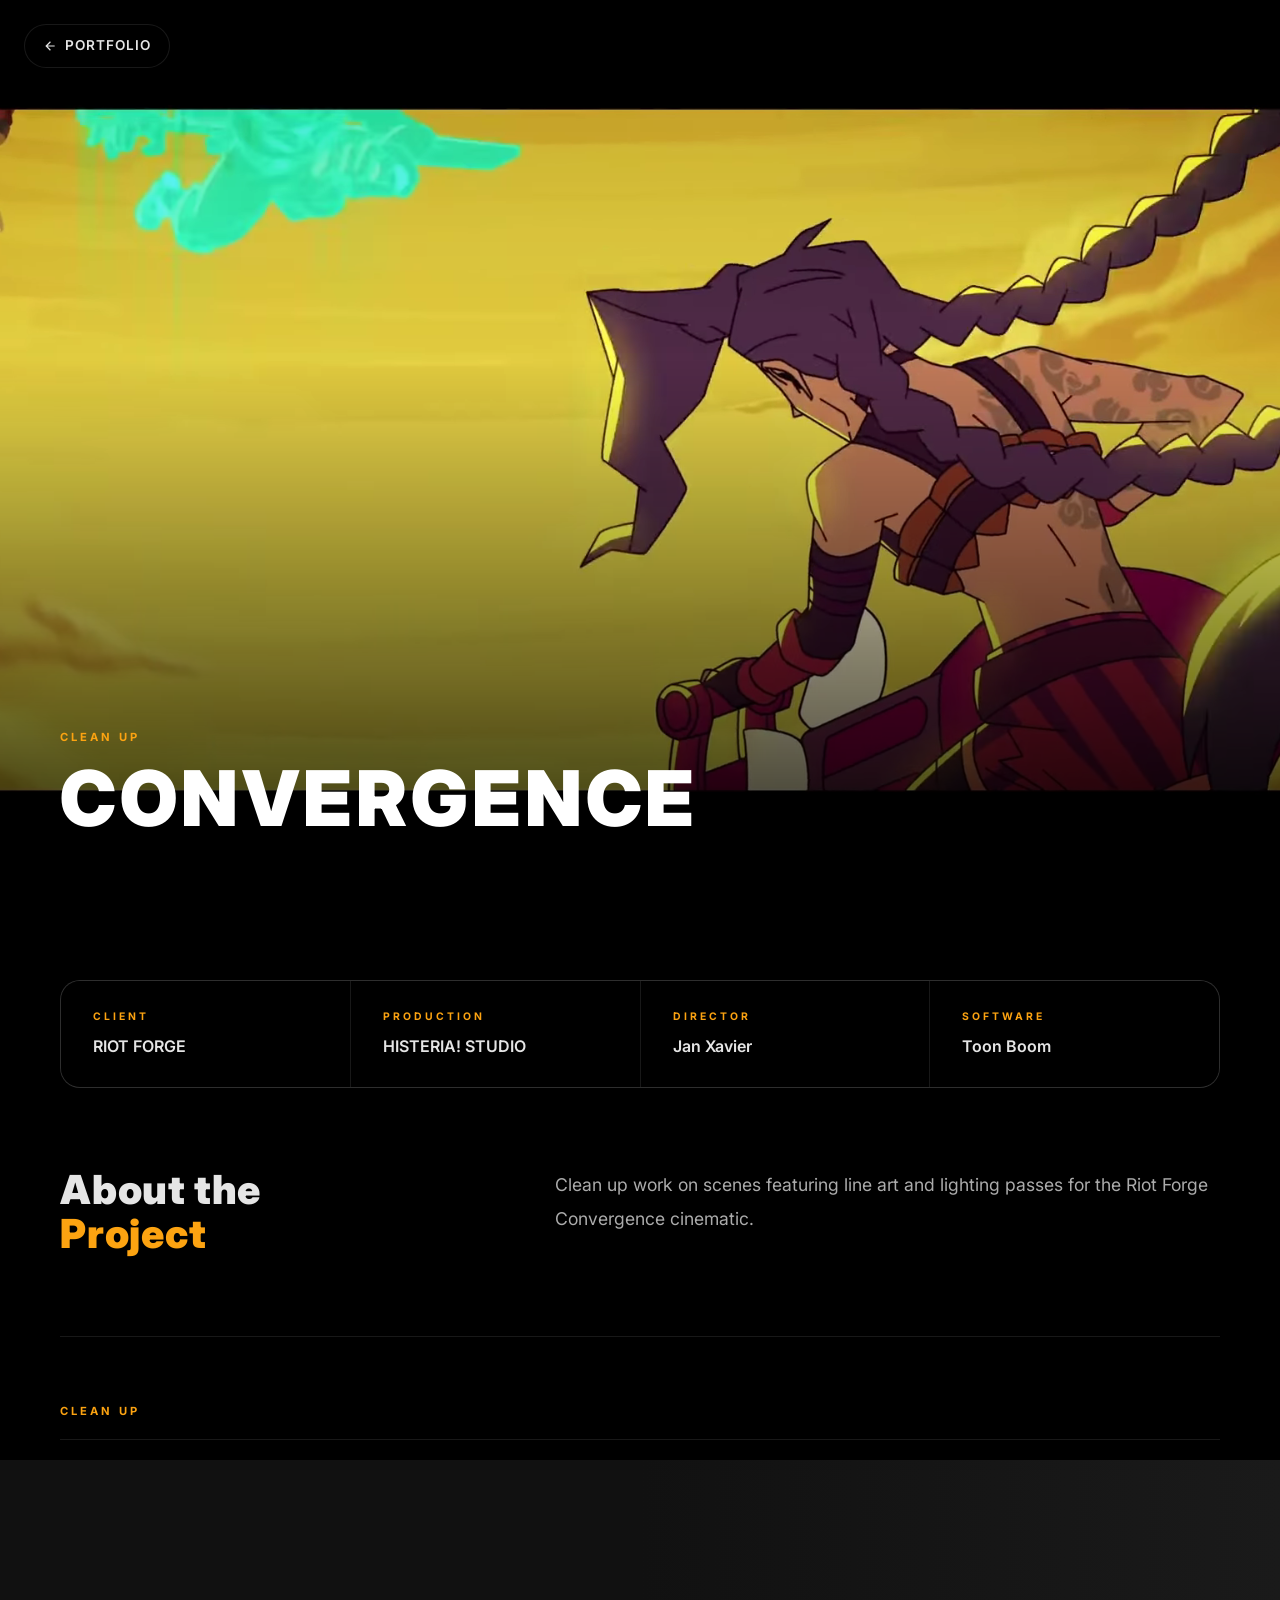
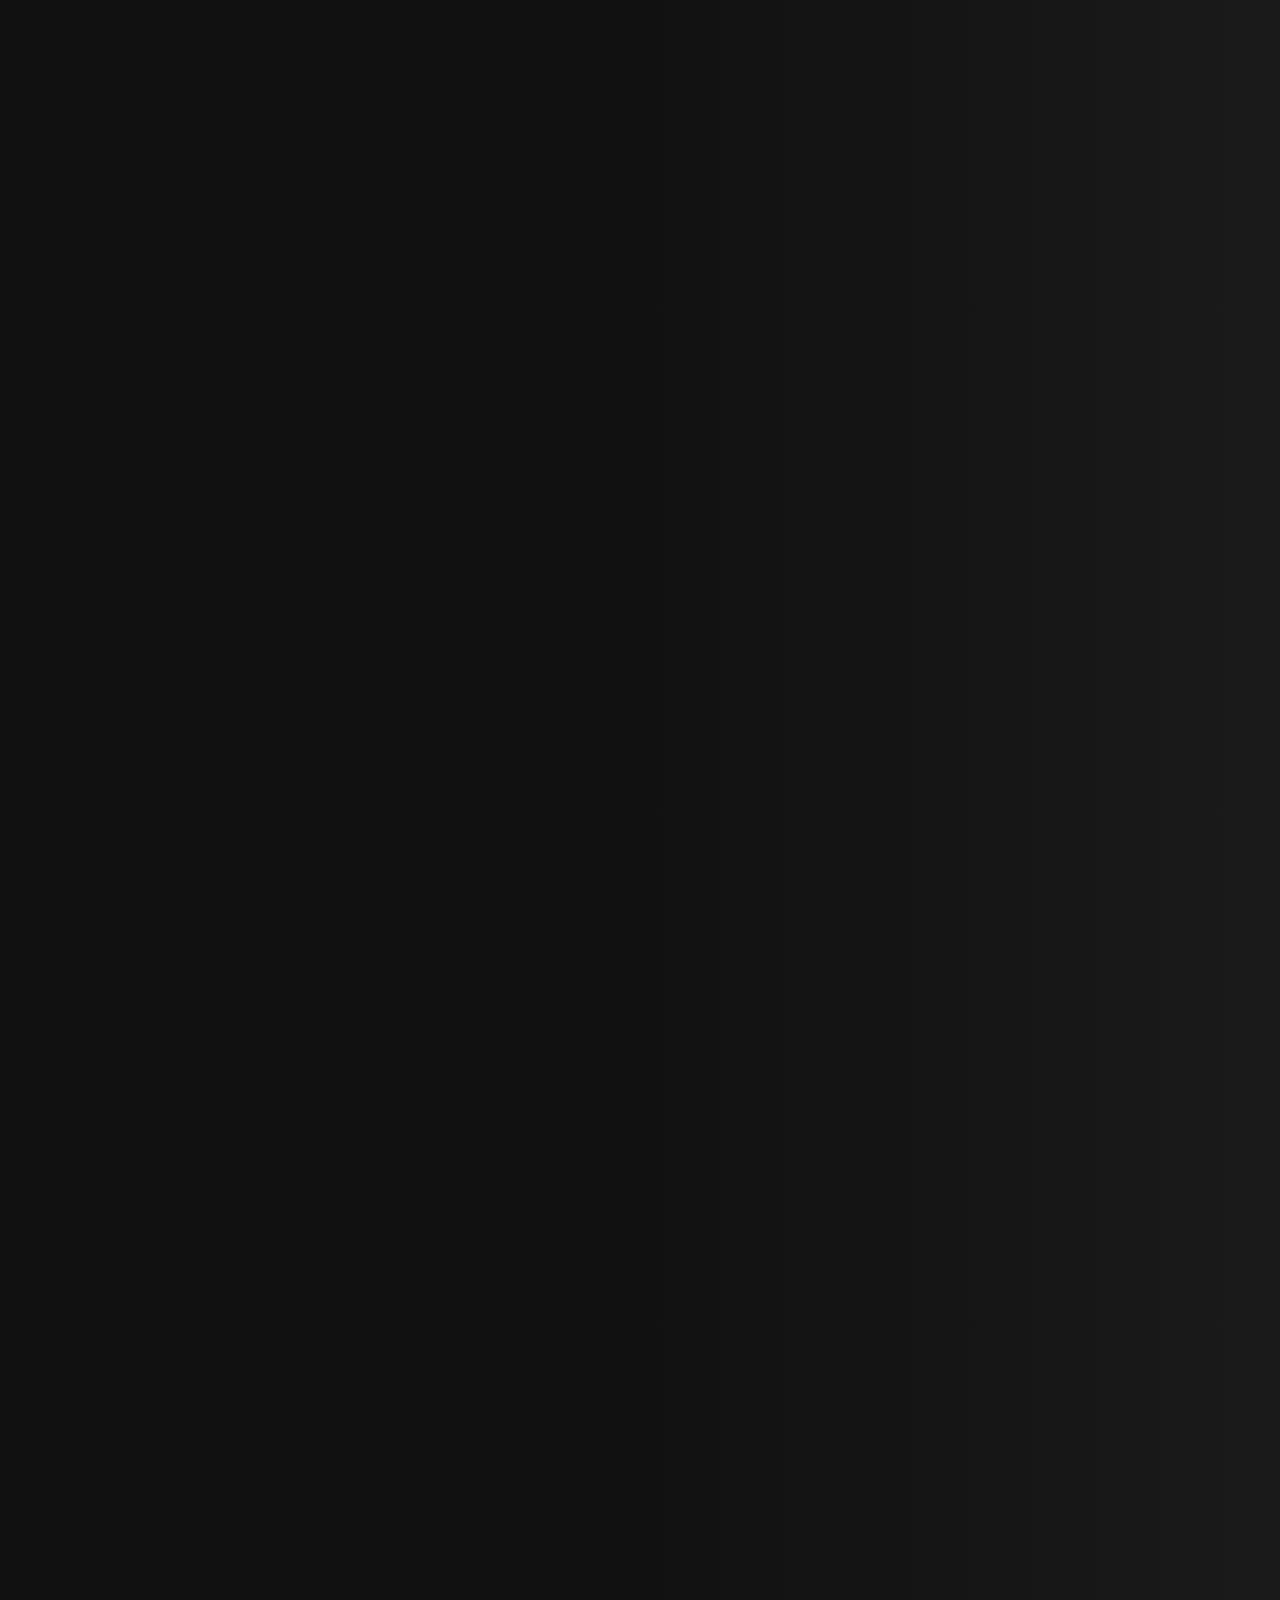
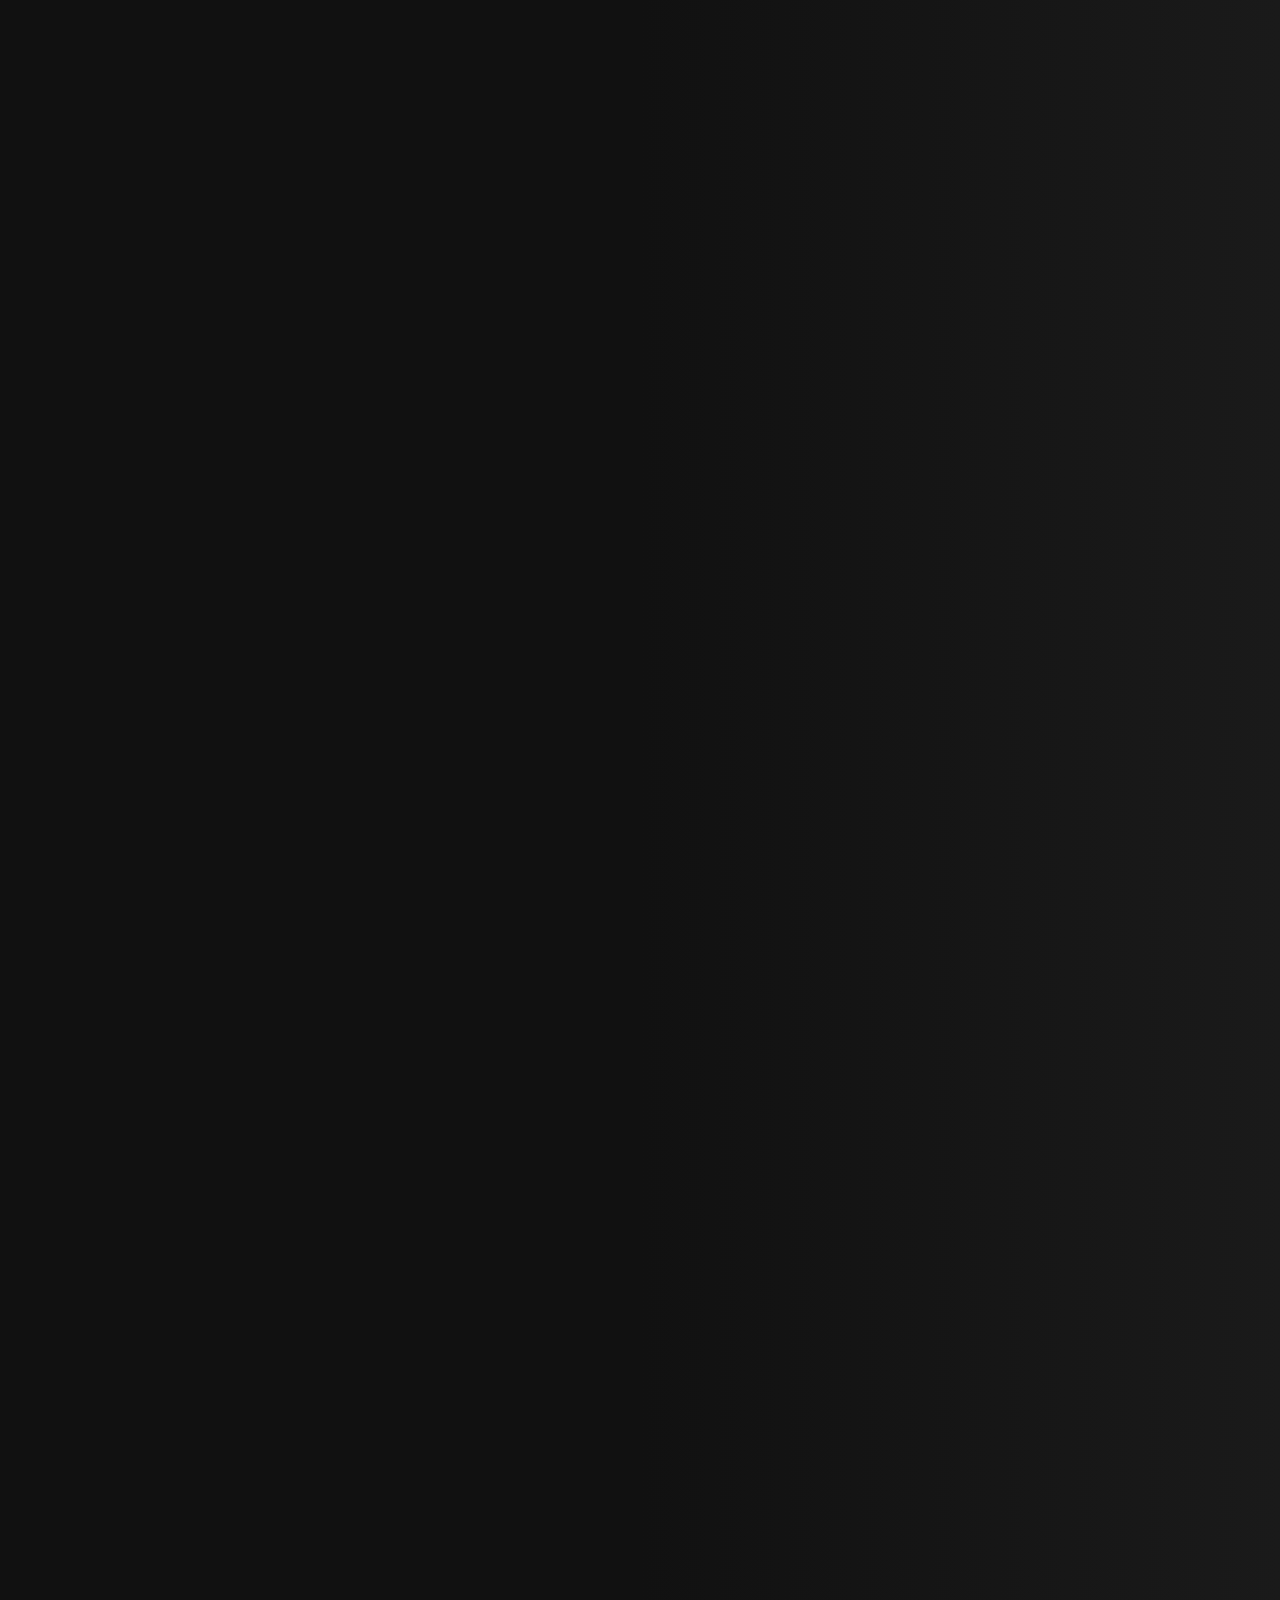
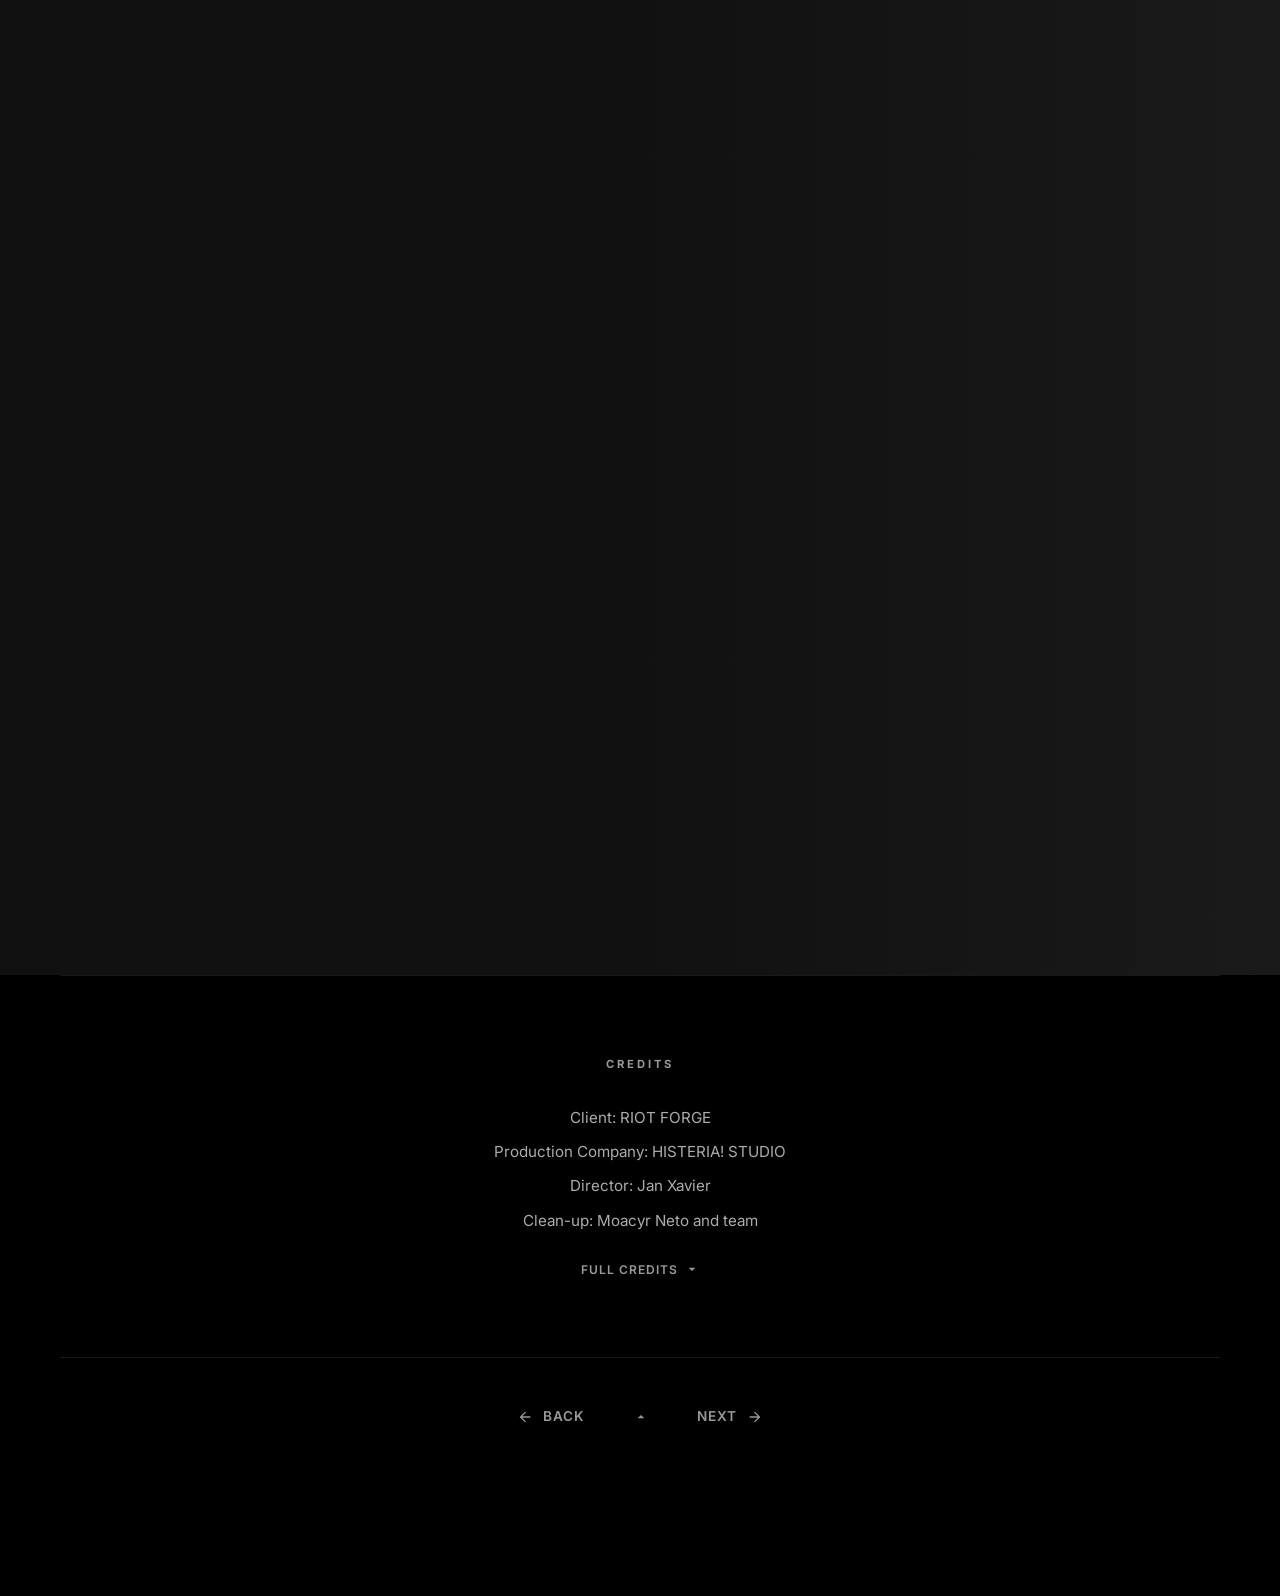
<file: project-convergence.html>
﻿<!DOCTYPE html>
<html lang="pt-br">

<head>
    <meta charset="UTF-8">
    <meta name="viewport" content="width=device-width, initial-scale=1.0, maximum-scale=1.0, user-scalable=no">
    <title>CONVERGENCE | Moacyr Neto</title>
    <link rel="icon" type="image/png" href="favicon.png">

    <!-- Open Graph (WhatsApp, Facebook, LinkedIn) -->
    <meta property="og:type" content="website">
    <meta property="og:url" content="https://www.moanimation.com.br/project-convergence.html">
    <meta property="og:title" content="CONVERGENCE | Moacyr Neto">
    <meta property="og:description" content="Clean up work on scenes featuring line art and lighting passes for the Riot Forge Convergence cinematic.">
    <meta property="og:image" content="https://www.moanimation.com.br/og-image.jpg">

    <link rel="preconnect" href="https://fonts.googleapis.com">
    <link rel="preconnect" href="https://fonts.gstatic.com" crossorigin>
    <link
        href="https://fonts.googleapis.com/css2?family=Inter:wght@300;400;600;900&family=Outfit:wght@300;400&family=Boldonse&display=swap"
        rel="stylesheet">
    <style>
        :root {
            --bg-color: #000000;
            --text-color: #E5E5E5;
            --accent-color: #FCA311;
            --secondary-color: #0a1020;
            --muted-color: #999999;
            --glass-border: rgba(229, 229, 229, 0.1);
            --transition: all 0.5s cubic-bezier(0.23, 1, 0.32, 1);
        }

        .logo-text {
            display: flex;
            align-items: center;
            text-decoration: none;
            transition: var(--transition);
            cursor: pointer;
        }

        .logo-star {
            width: 32px;
            height: 32px;
            fill: #fff;
            transition: fill 0.3s ease, transform 0.3s ease;
        }

        .logo-text:hover .logo-star {
            fill: var(--accent-color);
            transform: scale(1.1);
        }

        .logo-star.active {
            fill: var(--accent-color) !important;
            transform: scale(0.9);
        }

        * {
            margin: 0;
            padding: 0;
            box-sizing: border-box;
            font-family: 'Inter', sans-serif;
        }

        body {
            background: var(--bg-color);
            color: var(--text-color);
            overflow-x: hidden;
            line-height: 1.6;
        }

        ::-webkit-scrollbar {
            width: 8px;
        }

        ::-webkit-scrollbar-track {
            background: var(--bg-color);
        }

        ::-webkit-scrollbar-thumb {
            background: var(--secondary-color);
            border-radius: 4px;
        }

        .container {
            max-width: 1600px;
            margin: 0 auto;
            padding: 0 60px;
        }

        .back-btn {
            position: fixed;
            top: 24px;
            left: 24px;
            z-index: 100;
            display: flex;
            align-items: center;
            gap: 8px;
            color: var(--text-color);
            text-decoration: none;
            font-size: 0.85rem;
            font-weight: 600;
            letter-spacing: 1px;
            text-transform: uppercase;
            padding: 10px 18px;
            background: rgba(0, 0, 0, 0.6);
            backdrop-filter: blur(12px);
            border: 1px solid var(--glass-border);
            border-radius: 50px;
            transition: var(--transition);
        }

        .back-btn:hover {
            background: var(--accent-color);
            border-color: var(--accent-color);
            color: #000;
        }

        .back-btn svg {
            width: 14px;
            height: 14px;
            fill: currentColor;
        }

        .project-hero {
            width: 100%;
            height: 100vh;
            position: relative;
            overflow: hidden;
            background: #000;
        }

        .project-hero-img {
            position: absolute;
            inset: 0;
            width: 100%;
            height: 100%;
            object-fit: cover;
        }

        .project-hero iframe,
        .project-hero video {
            position: absolute;
            inset: 0;
            width: 100%;
            height: 100%;
            object-fit: cover;
            border: none;
        }

        .project-hero-overlay {
            position: absolute;
            inset: 0;
            background: linear-gradient(to bottom, rgba(0, 0, 0, 0.1) 0%, rgba(0, 0, 0, 0) 40%, rgba(0, 0, 0, 0.85) 100%);
            z-index: 1;
        }

        .project-hero-info {
            position: absolute;
            bottom: 60px;
            left: 0;
            right: 0;
            z-index: 2;
        }

        .project-category-tag {
            display: inline-block;
            font-size: 0.7rem;
            font-weight: 700;
            letter-spacing: 3px;
            text-transform: uppercase;
            color: var(--accent-color);
            margin-bottom: 12px;
        }

        .project-hero-title {
            font-family: 'Inter', sans-serif;
            font-weight: 900;
            font-size: clamp(2.5rem, 6vw, 5rem);
            line-height: 1.05;
            color: #fff;
            letter-spacing: 0.05em;
        }

        .project-content {
            padding: 80px 0 120px;
        }

        .project-meta {
            display: grid;
            grid-template-columns: repeat(4, 1fr);
            gap: 1px;
            background: var(--glass-border);
            border: 1px solid var(--glass-border);
            border-radius: 20px;
            overflow: hidden;
            margin-bottom: 80px;
        }

        .meta-item {
            padding: 28px 32px;
            background: var(--bg-color);
        }

        .meta-label {
            font-size: 0.65rem;
            font-weight: 700;
            letter-spacing: 3px;
            text-transform: uppercase;
            color: var(--accent-color);
            margin-bottom: 8px;
        }

        .meta-value {
            font-size: 1rem;
            font-weight: 600;
        }

        .project-description {
            display: grid;
            grid-template-columns: 1fr 1.6fr;
            gap: 80px;
            align-items: start;
            margin-bottom: 80px;
        }

        .project-description h2 {
            font-family: 'Inter', sans-serif;
            font-weight: 900;
            font-size: 2.5rem;
            line-height: 1.1;
            letter-spacing: 0.02em;
            position: sticky;
            top: 100px;
        }

        .project-description h2 span {
            color: var(--accent-color);
        }

        .project-description p {
            font-size: 1.1rem;
            line-height: 1.9;
            opacity: 0.75;
            margin-bottom: 20px;
        }

        .section-divider {
            height: 1px;
            background: var(--glass-border);
            margin: 60px 0;
        }

        .scene-block {
            margin-bottom: 64px;
        }

        .scene-block:last-child {
            margin-bottom: 0;
        }

        .scene-header {
            padding: 0 0 16px;
            border-bottom: 1px solid var(--glass-border);
            margin-bottom: 20px;
        }

        .scene-tag {
            font-size: 0.7rem;
            font-weight: 700;
            letter-spacing: 3px;
            text-transform: uppercase;
            color: var(--accent-color);
        }

        .scene-gallery-wrap {
            margin: 0 -60px;
        }

        .scene-gallery {
            display: flex;
            flex-direction: column;
            gap: 0;
            font-size: 0;
        }

        .scene-gif {
            width: 100%;
            overflow: hidden;
            margin-bottom: -1px;
            aspect-ratio: 16/9;
            background: #111;
            position: relative;
        }

        .scene-gif:last-child {
            margin-bottom: 0;
        }

        .scene-gif img,
        .scene-gif video {
            width: 100%;
            height: 100%;
            display: block;
            object-fit: cover;
            vertical-align: bottom;
        }

        .scene-gif video {
            opacity: 1;
            transition: opacity 0.3s ease;
        }

        .scene-gif::before {
            content: '';
            position: absolute;
            inset: 0;
            background: linear-gradient(90deg, #111 25%, #1a1a1a 50%, #111 75%);
            background-size: 200% 100%;
            animation: shimmer 1.5s infinite;
            z-index: 0;
            pointer-events: none;
            transition: opacity 0.4s ease;
        }

        .scene-gif.video-ready::before {
            opacity: 0;
        }

        .scene-gif video,
        .scene-gif img {
            position: relative;
            z-index: 1;
        }

        @keyframes shimmer {
            0% {
                background-position: 200% 0;
            }

            100% {
                background-position: -200% 0;
            }
        }

        .video-error {
            position: absolute;
            inset: 0;
            display: flex;
            flex-direction: column;
            align-items: center;
            justify-content: center;
            gap: 8px;
            color: var(--muted-color);
            font-size: 0.65rem;
            letter-spacing: 2px;
            text-transform: uppercase;
            z-index: 2;
        }

        .video-error svg {
            width: 22px;
            height: 22px;
            opacity: 0.3;
            fill: currentColor;
        }

        .gif-placeholder {
            width: 100%;
            aspect-ratio: 16/9;
            display: flex;
            flex-direction: column;
            align-items: center;
            justify-content: center;
            gap: 8px;
            color: var(--muted-color);
            font-size: 0.65rem;
            letter-spacing: 2px;
            text-transform: uppercase;
            border: 1px dashed var(--glass-border);
        }

        .gif-placeholder svg {
            width: 22px;
            height: 22px;
            opacity: 0.25;
            fill: currentColor;
        }

        .project-credits {
            padding: 80px 0;
            border-top: 1px solid var(--glass-border);
            border-bottom: 1px solid var(--glass-border);
            text-align: center;
            display: flex;
            flex-direction: column;
            align-items: center;
            justify-content: center;
            min-height: 260px;
        }

        .credits-title {
            font-size: 0.7rem;
            font-weight: 700;
            letter-spacing: 3px;
            text-transform: uppercase;
            color: var(--muted-color);
            margin-bottom: 32px;
        }

        .credits-list {
            display: flex;
            flex-direction: column;
            gap: 10px;
        }

        .credit-line {
            font-size: 0.95rem;
            color: var(--text-color);
            opacity: 0.75;
            line-height: 1.6;
        }

        .credit-line strong {
            font-weight: 400;
        }

        .project-nav {
            display: flex;
            justify-content: center;
            align-items: center;
            gap: 48px;
            padding: 48px 0;
        }

        .project-nav a {
            display: flex;
            align-items: center;
            gap: 10px;
            text-decoration: none;
            color: var(--muted-color);
            font-size: 0.85rem;
            font-weight: 600;
            letter-spacing: 1px;
            text-transform: uppercase;
            transition: var(--transition);
        }

        .project-nav a:hover {
            color: var(--accent-color);
        }

        .project-nav a svg {
            width: 16px;
            height: 16px;
            fill: currentColor;
        }

        .project-nav .center-logo {
            font-family: 'Outfit', sans-serif;
            font-weight: 300;
            font-size: 1rem;
            letter-spacing: 2px;
            background: linear-gradient(90deg, var(--accent-color), #fff);
            -webkit-background-clip: text;
            background-clip: text;
            -webkit-text-fill-color: transparent;
            text-decoration: none;
        }

        .credits-toggle {
            margin-top: 28px;
            background: none;
            border: none;
            color: var(--muted-color);
            font-size: 0.75rem;
            font-weight: 600;
            letter-spacing: 1px;
            text-transform: uppercase;
            cursor: pointer;
            display: flex;
            align-items: center;
            gap: 6px;
            transition: color 0.3s;
        }

        .credits-toggle:hover {
            color: var(--accent-color);
        }

        .credits-toggle svg {
            transition: transform 0.3s;
        }

        .credits-toggle.open svg {
            transform: rotate(180deg);
        }

        .credits-full {
            display: none;
            margin-top: 28px;
            max-width: 680px;
            text-align: left;
        }

        .credits-full.open {
            display: block;
        }

        .credits-full p {
            font-size: 0.82rem;
            line-height: 1.8;
            opacity: 0.55;
            color: var(--text-color);
            margin-bottom: 12px;
        }

        .reveal {
            opacity: 0;
            transform: translateY(30px);
            transition: opacity 0.7s ease, transform 0.7s cubic-bezier(0.23, 1, 0.32, 1);
        }

        .reveal.active {
            opacity: 1;
            transform: translateY(0);
        }

@media (max-width: 768px) {
            .container {
                padding: 0 20px;
            }

.back-btn {
                top: 16px;
                left: 16px;
                font-size: 0.75rem;
                padding: 8px 14px;
            }

            .project-hero {
                height: auto;
                display: flex;
                flex-direction: column;
            }

            .project-hero-img {
                position: static;
                width: 100%;
                height: auto;
                aspect-ratio: 16/9;
                object-fit: cover;
            }

            .project-hero iframe,
            .project-hero video {
                position: static;
                width: 100%;
                height: auto;
                aspect-ratio: 16/9;
            }

            .project-hero-overlay {
                display: none;
            }

            .project-hero-info {
                position: static;
                padding: 20px 20px 0;
                background: var(--bg-color);
            }

            .project-hero-title {
                font-size: 1.8rem;
            }

            .project-content {
                padding: 30px 0 80px;
            }

            .project-meta {
                grid-template-columns: 1fr 1fr;
            }

            .meta-item {
                padding: 16px 18px;
            }

            .meta-value {
                font-size: 0.85rem;
                word-break: break-word;
            }

            .meta-label {
                font-size: 0.55rem;
            }

            .project-description {
                grid-template-columns: 1fr;
                gap: 30px;
            }

            .project-description h2 {
                position: static;
                font-size: 1.8rem;
            }

            .scene-gallery-wrap {
                margin: 0 -20px;
            }

            .project-nav .center-logo {
                display: none;
            }
        }
    </style>
</head>

<body>

    <a href="index.html" class="back-btn">
        <svg viewBox="0 0 24 24">
            <path d="M20 11H7.83l5.59-5.59L12 4l-8 8 8 8 1.41-1.41L7.83 13H20v-2z" />
        </svg>
        <span class="back-label" data-i18n="back">Portfolio</span>
    </a>
    <div class="project-hero">
        <video class="project-hero-img" autoplay muted loop playsinline preload="metadata" poster="ConvergenceCapa.jpg">
            <source src="Convergence_Recorte.webm" type="video/webm">
            <source src="Convergence_Recorte.mp4" type="video/mp4">
        </video>
        <div class="project-hero-overlay"></div>
        <div class="project-hero-info">
            <div class="container">
                <div class="project-category-tag">Clean Up</div>
                <h1 class="project-hero-title">CONVERGENCE</h1>
            </div>
        </div>
    </div>

    <div class="project-content">
        <div class="container">

            <div class="project-meta reveal">
                <div class="meta-item">
                    <div class="meta-label">Client</div>
                    <div class="meta-value">RIOT FORGE</div>
                </div>
                <div class="meta-item">
                    <div class="meta-label" data-i18n="meta_prod">Production</div>
                    <div class="meta-value">HISTERIA! STUDIO</div>
                </div>
                <div class="meta-item">
                    <div class="meta-label" data-i18n="meta_dir">Director</div>
                    <div class="meta-value">Jan Xavier</div>
                </div>
                <div class="meta-item">
                    <div class="meta-label" data-i18n="meta_soft">Software</div>
                    <div class="meta-value">Toon Boom</div>
                </div>
            </div>

            <div class="project-description reveal">
                <h2 data-i18n="sobre_title_main">About the<br><span>Project</span></h2>
                <div>
                    <p data-i18n="sobre_p1">Clean up work on scenes featuring line art and lighting passes for the Riot
                        Forge Convergence cinematic.</p>
                </div>
            </div>

            <div class="section-divider"></div>

            <div id="scenesContainer" class="reveal"></div>

            <div class="project-credits reveal">
                <div class="credits-title" data-i18n="credits_tag">Credits</div>
                <div class="credits-list">
                    <div class="credit-line">Client: <strong>RIOT FORGE</strong></div>
                    <div class="credit-line">Production Company: <strong>HISTERIA! STUDIO</strong></div>
                    <div class="credit-line">Director: <strong>Jan Xavier</strong></div>
                    <div class="credit-line">Clean-up: <strong>Moacyr Neto and team</strong></div>
                </div>
                <button class="credits-toggle" id="creditsToggle" onclick="toggleCredits()" data-i18n="full_credits">
                    Full Credits
                    <svg id="creditsChevron" viewBox="0 0 24 24" width="16" height="16" fill="currentColor">
                        <path d="M7 10l5 5 5-5z" />
                    </svg>
                </button>
                <div class="credits-full" id="creditsFull">
                    <p>Client: Riot Forge and Double Stallion Games. Game: Conv/rgence. Clients: Drew Stauffer, Ali
                        Bouda, Rodrigo Friggi, Daniel Gouw, Steve Winsett, Liam Neary, Bruce Arbex, Daniel Araújo,
                        Vitória Rezende Lopes.</p>
                    <p>Produced by Histeria! Studio. Director: Jan Xavier. Story by: Drew Stauffer and Jan Xavier.
                        Executive Producer: Marcelo Moreno. Producers: Lívia Quintanilha, Marcelo Moreno and Jéssica
                        Sales. Social Media: Sibelle Lobo.</p>
                    <p>Art Director: Victor Tchaba. Concept Art: Victor Tchaba, Mateus Carvalho and Jeff Biglia.
                        Storyboard/Animatic: Jeff Lima, Rafaela Yamazato. Art Supervisor: Victor Tchaba.</p>
                    <p>Backgrounds: Victor Tchaba, Mateus Carvalho, Jeff Biglia, Ellen Albino, Fábio Perez, Felipe
                        Yonekawa, Gabriel dos Anjos, Guilherme Lascasas, Katan Walter, Tiago Calliari, Thiago Baggins,
                        Vinicius Cardoso.</p>
                    <p>Character Design (inspired by Riot): Victor Tchaba, Mateus Carvalho, Jeff Biglia, Anna Paula
                        Perci, Marcos Uchima, Rodrigo Yokota. Graphic Design: Igor Muniz. Layouts/Key Frames: Victor
                        Tchaba, Jeff Biglia, Mateus Carvalho.</p>
                    <p>Animation Director: Jan Xavier. Animation Supervisors: Felipe Simões and Breno Licursi. 3D: Jan
                        Xavier, Igor Muniz, Fernando Matías.</p>
                    <p>2D Animation: Bruno Tedesco, Geovani Angelo, Guilherme Alvernaz, Jeff Biglia, Jeff Lima, Lucas
                        Franci, Lucía Castez, Marcos Vinicio, Mateus Carvalho, Matheus Fernandes, Patrício Bauza,
                        Rafaela Yamazato, Rodrigo Yokota, Thiago Geremias.</p>
                    <p>Cleanup / Color: Aynná Carla, Bruno Tedesco, Carolina Batista, Carolina Caporrino, Denis Bargos,
                        Fernando Henke, Giovanna Jahjah, Laila Monobi, Lucas Franci, Mateus Carvalho, Matheus Fernandes,
                        Matheus Santos, Mila Queiroz, Moacyr Neto, Pedro Spaolonzi, Viviane Guimarães.</p>
                    <p>VFX Animation: Árthemis Iannuzzi, Daria Verzilina, Gian Burani, Guilherme Caprino, Jeff Biglia,
                        Lucas Franci, Lucía Castez, Marcos Vinicio, Mateus Carvalho, Matheus Fernandes, Natália Faria,
                        Pedro Alvarez.</p>
                    <p>Motion Graphics: Jan Xavier, Victor Tchaba, Jeff Biglia, Mateus Carvalho, Saulo de Castro,
                        Vinicius Ricardo. Compositing: Jan Xavier, Saulo de Castro, Victor Tchaba, Gabriela Zaneti.</p>
                    <p>Post Production: Jan Xavier, Victor Tchaba, Jeff Biglia, Mateus Carvalho, Saulo de Castro. Audio
                        Artists: Yacht Money and NAWAS. Original Music: Space and Time. SFX / Sound Design: Riot Games.
                    </p>
                    <p>Portuguese Version: Convergence – Tempo e Espaço. Music Supervision: Riot Games. Music Production
                        and Musical Director: Samuel Ferrari. Artists: Criolo & MC Tha.</p>
                    <p>Brazilian Portuguese Lyrics: Danilo Battistini, Glauber Coelho, Rodrigo Tuchê, Vitória Rezende
                        Lopes and Samuel Ferrari. Vocal Production: Samuel Ferrari, Clóvis Vilela and Glauber Coelho.
                        Criolo Voice Recording: Otávio Bonazzi at Dissenso Studio. MC Tha Voice Recording: Paulinho
                        Rocha at A Lagoa Grande Studios. Mix: Maurício Cersosimo. Master: Maurício Gargel. Brazilian
                        Portuguese version produced at mdois Studios.</p>
                </div>
            </div>

            <div class="project-nav reveal">
                <a href="project-the-lost-glitches.html" id="prevProject" data-i18n="nav_prev_link">
                    <svg viewBox="0 0 24 24">
                        <path d="M20 11H7.83l5.59-5.59L12 4l-8 8 8 8 1.41-1.41L7.83 13H20v-2z" />
                    </svg>
                    Back
                </a>
                <div class="logo-video-wrap" style="display: flex; justify-content: center;">
                    <a href="javascript:void(0)" class="logo-text" onclick="scrollToTop(this)" title="Back to top">
                        <svg class="logo-star" viewBox="0 0 24 24">
                            <path d="M7 14l5-5 5 5H7z" />
                        </svg>
                    </a>
                </div>
                <a href="project-active-rings.html" id="nextProject" data-i18n="nav_next_link">
                    Next
                    <svg viewBox="0 0 24 24">
                        <path d="M4 11h12.17l-5.59-5.59L12 4l8 8-8 8-1.41-1.41L16.17 13H4v-2z" />
                    </svg>
                </a>
            </div>

        </div>
    </div>

    <script>
        const CENAS = [
            {
                tag: "Clean Up",
                clips: [
                    { src: "ConvergenceSH760_LUZ.mp4", label: "SH760 Luz" },
                    { src: "ConvergenceSH805_LUZ.mp4", label: "SH805 Luz" },
                    { src: "ConvergenceSH820_LUZ.mp4", label: "SH820 Luz" },
                    { src: "ConvergenceSH871_LUZ.mp4", label: "SH871 Luz" },
                    { src: "ConvergenceSH930_LUZ.mp4", label: "SH930 Luz" },
                    { src: "ConvergenceSH965_LUZ.mp4", label: "SH965 Luz" },
                ]
            },
        ];

        const iconImg = `<svg viewBox="0 0 24 24"><path d="M21 19V5c0-1.1-.9-2-2-2H5c-1.1 0-2 .9-2 2v14c0 1.1.9 2 2 2h14c1.1 0 2-.9 2-2zM8.5 13.5l2.5 3.01L14.5 12l4.5 6H5l3.5-4.5z"/></svg>`;
        const iconVideo = `<svg viewBox="0 0 24 24"><path d="M17 10.5V7c0-.55-.45-1-1-1H4c-.55 0-1 .45-1 1v10c0 .55.45 1 1 1h12c.55 0 1-.45 1-1v-3.5l4 4v-11l-4 4z"/></svg>`;

        const container = document.getElementById('scenesContainer');
        container.innerHTML = CENAS.map(c => {
            const clipsHTML = c.clips && c.clips.length
                ? `<div class="scene-gallery-wrap"><div class="scene-gallery">
                ${c.clips.map(g => {
                    if (!g.src) {
                        return `<div class="scene-gif"><div class="gif-placeholder">${iconImg}<span>${g.label}</span></div></div>`;
                    }
                    const isVideo = /\.(webm|mp4|mov)$/i.test(g.src);
                    if (isVideo) {
                        return `<div class="scene-gif" data-label="${g.label}">
                            <video autoplay loop muted playsinline preload="auto">
                                <source src="${g.src}" type="video/mp4">
                            </video>
                        </div>`;
                    }
                    return `<div class="scene-gif"><img src="${g.src}" alt="${g.label}" loading="lazy"></div>`;
                }).join('')}
               </div></div>`
                : '';

            return `
        <div class="scene-block reveal">
            <div class="scene-header">
                <span class="scene-tag">${c.tag}</span>
            </div>
            ${clipsHTML}
        </div>`;
        }).join('');

        // ── Reveal observer ──────────────────────────────
        const revealObs = new IntersectionObserver(
            entries => entries.forEach(e => { if (e.isIntersecting) e.target.classList.add('active'); }),
            { threshold: 0.08 }
        );
        document.querySelectorAll('.reveal').forEach(el => revealObs.observe(el));

        // ── Play/Pause observer ──────────────────────────────────────────
        function tryPlay(video) {
            const p = video.play();
            if (p !== undefined) {
                p.catch(() => {
                    document.addEventListener('click', () => video.play().catch(() => { }), { once: true });
                    document.addEventListener('touchstart', () => video.play().catch(() => { }), { once: true });
                });
            }
        }

        const videoObs = new IntersectionObserver(entries => {
            entries.forEach(e => {
                const video = e.target.querySelector('video');
                if (!video) return;
                if (e.isIntersecting) tryPlay(video);
                else video.pause();
            });
        }, { threshold: 0.15 });

        document.querySelectorAll('.scene-gif').forEach(el => {
            videoObs.observe(el);
        });

        // ── Shimmer remove quando vídeo está pronto ─────
        document.querySelectorAll('.scene-gif').forEach(wrap => {
            const video = wrap.querySelector('video');
            if (!video) return;

            const markReady = () => wrap.classList.add('video-ready');

            if (video.readyState >= 2) {
                markReady();
            } else {
                video.addEventListener('loadeddata', markReady, { once: true });
                video.addEventListener('canplay', markReady, { once: true });
                setTimeout(markReady, 3000);
            }

            video.addEventListener('error', () => {
                wrap.classList.add('video-ready');
                const label = wrap.dataset.label || '';
                wrap.innerHTML = `<div class="video-error">${iconVideo}<span>${label || 'Arquivo não encontrado'}</span></div>`;
            }, { once: true });
        });

        function toggleCredits() {
            const full = document.getElementById('creditsFull');
            const toggle = document.getElementById('creditsToggle');
            const isOpen = full.classList.toggle('open');
            toggle.classList.toggle('open', isOpen);
            toggle.childNodes[0].textContent = isOpen ? 'Close Credits ' : 'Full Credits ';
        }
    </script>

    </body>

</html>
</file>
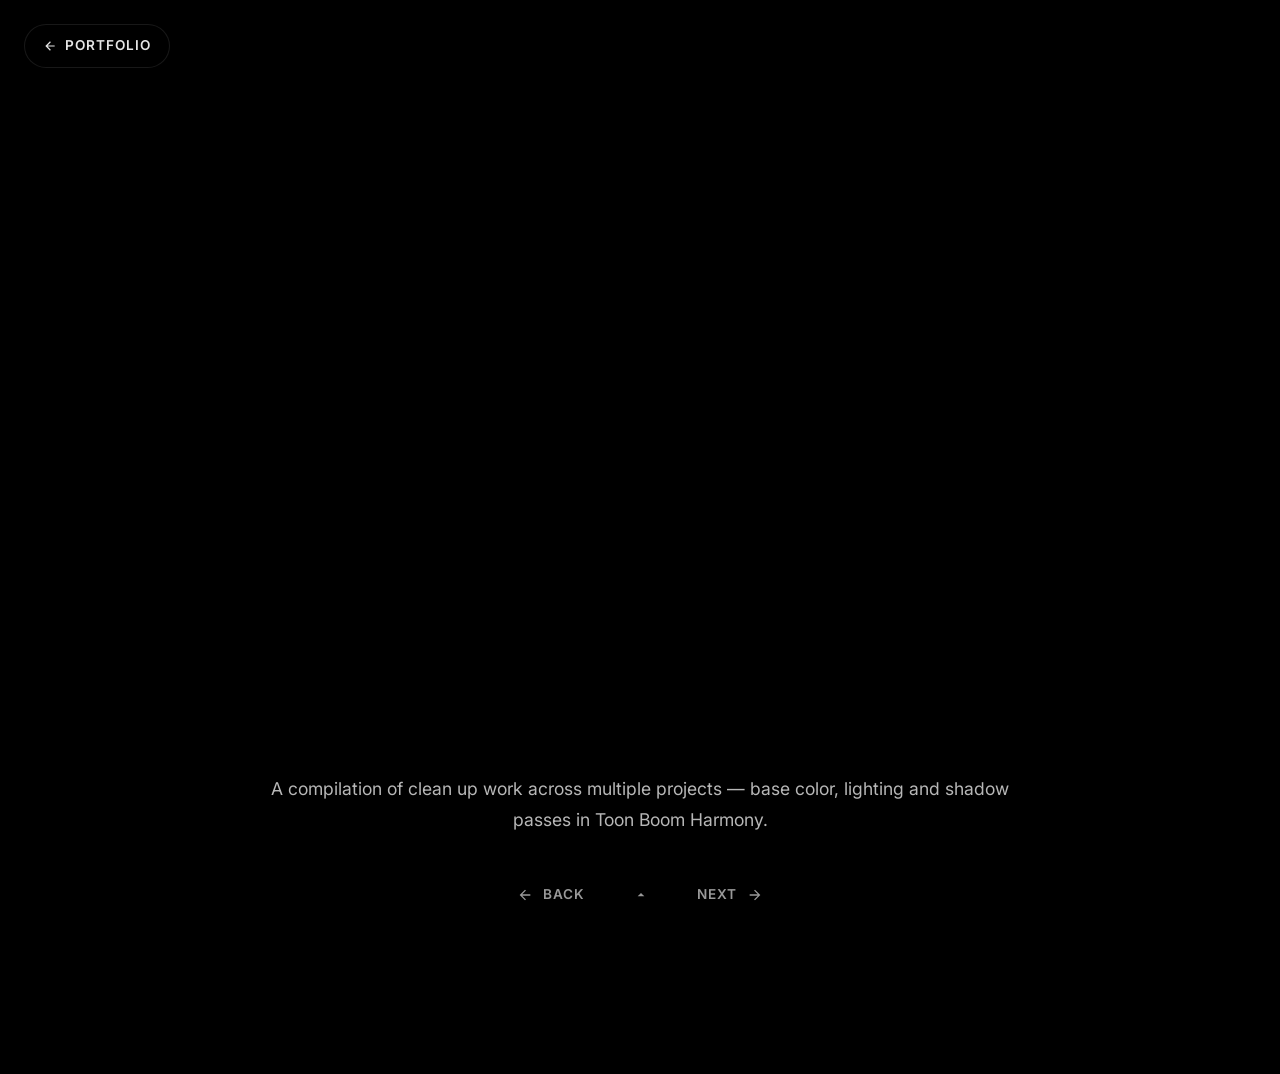
<file: project-demo-reel-clean.html>
﻿<!DOCTYPE html>
<html lang="pt-br">

<head>
    <meta charset="UTF-8">
    <meta name="viewport" content="width=device-width, initial-scale=1.0, maximum-scale=1.0, user-scalable=no">
    <title>Clean Up Demo Reel | Moacyr Neto</title>
    <link rel="icon" type="image/png" href="favicon.png">

    <!-- Open Graph (WhatsApp, Facebook, LinkedIn) -->
    <meta property="og:type" content="website">
    <meta property="og:url" content="https://www.moanimation.com.br/project-demo-reel-clean.html">
    <meta property="og:title" content="Clean Up Demo Reel | Moacyr Neto">
    <meta property="og:description" content="A showcase of clean up and 2D animation work by Moacyr Neto.">
    <meta property="og:image" content="https://www.moanimation.com.br/og-image.jpg">

    <link rel="preconnect" href="https://fonts.googleapis.com">
    <link rel="preconnect" href="https://fonts.gstatic.com" crossorigin>
    <link
        href="https://fonts.googleapis.com/css2?family=Inter:wght@300;400;600;900&family=Outfit:wght@300;400&family=Boldonse&display=swap"
        rel="stylesheet">
    <style>
        :root {
            --bg-color: #000000;
            --text-color: #E5E5E5;
            --accent-color: #FCA311;
            --secondary-color: #0a1020;
            --muted-color: #999999;
            --glass-border: rgba(229, 229, 229, 0.1);
            --transition: all 0.5s cubic-bezier(0.23, 1, 0.32, 1);
        }

        .logo-text {
            display: flex;
            align-items: center;
            text-decoration: none;
            transition: var(--transition);
            cursor: pointer;
        }

        .logo-star {
            width: 32px;
            height: 32px;
            fill: #fff;
            transition: fill 0.3s ease, transform 0.3s ease;
        }

        .logo-text:hover .logo-star {
            fill: var(--accent-color);
            transform: scale(1.1);
        }

        * {
            margin: 0;
            padding: 0;
            box-sizing: border-box;
            font-family: 'Inter', sans-serif;
        }

        body {
            background: var(--bg-color);
            color: var(--text-color);
            overflow-x: hidden;
            line-height: 1.6;
        }

        ::-webkit-scrollbar {
            width: 8px;
        }

        ::-webkit-scrollbar-track {
            background: var(--bg-color);
        }

        ::-webkit-scrollbar-thumb {
            background: var(--secondary-color);
            border-radius: 4px;
        }

        .container {
            max-width: 1600px;
            margin: 0 auto;
            padding: 0 60px;
        }

        .back-btn {
            position: fixed;
            top: 24px;
            left: 24px;
            z-index: 100;
            display: flex;
            align-items: center;
            gap: 8px;
            color: var(--text-color);
            text-decoration: none;
            font-size: 0.85rem;
            font-weight: 600;
            letter-spacing: 1px;
            text-transform: uppercase;
            padding: 10px 18px;
            background: rgba(0, 0, 0, 0.6);
            backdrop-filter: blur(12px);
            border: 1px solid var(--glass-border);
            border-radius: 50px;
            transition: var(--transition);
        }

        .back-btn:hover {
            background: var(--accent-color);
            border-color: var(--accent-color);
            color: #000;
        }

        .back-btn svg {
            width: 14px;
            height: 14px;
            fill: currentColor;
        }

        .project-hero {
            width: 100%;
            height: 100vh;
            position: relative;
            overflow: hidden;
            background: #000;
        }

        .project-hero-img {
            position: absolute;
            inset: 0;
            width: 100%;
            height: 100%;
            object-fit: cover;
        }

        .project-hero-overlay {
            position: absolute;
            inset: 0;
            background: linear-gradient(to bottom, rgba(0, 0, 0, 0.1) 0%, rgba(0, 0, 0, 0) 40%, rgba(0, 0, 0, 0.85) 100%);
            z-index: 1;
        }

        .project-hero-info {
            position: absolute;
            bottom: 60px;
            left: 0;
            right: 0;
            z-index: 2;
        }

        .project-category-tag {
            display: inline-block;
            font-size: 0.7rem;
            font-weight: 700;
            letter-spacing: 3px;
            text-transform: uppercase;
            color: var(--accent-color);
            margin-bottom: 12px;
        }

        .project-hero-title {
            font-family: 'Inter', sans-serif;
            font-weight: 900;
            font-size: clamp(2.5rem, 6vw, 5rem);
            line-height: 1.05;
            color: #fff;
            letter-spacing: 0.05em;
        }

        .project-content {
            padding: 80px 0 120px;
        }

        .project-meta {
            display: grid;
            grid-template-columns: repeat(4, 1fr);
            gap: 1px;
            background: var(--glass-border);
            border: 1px solid var(--glass-border);
            border-radius: 20px;
            overflow: hidden;
            margin-bottom: 80px;
        }

        .meta-item {
            padding: 28px 32px;
            background: var(--bg-color);
        }

        .meta-label {
            font-size: 0.65rem;
            font-weight: 700;
            letter-spacing: 3px;
            text-transform: uppercase;
            color: var(--accent-color);
            margin-bottom: 8px;
        }

        .meta-value {
            font-size: 1rem;
            font-weight: 600;
        }

        .project-description {
            display: grid;
            grid-template-columns: 1fr 1.6fr;
            gap: 80px;
            align-items: start;
            margin-bottom: 80px;
        }

        .project-description h2 {
            font-family: 'Inter', sans-serif;
            font-weight: 900;
            font-size: 2.5rem;
            line-height: 1.1;
            letter-spacing: 0.02em;
            position: sticky;
            top: 100px;
        }

        .project-description h2 span {
            color: var(--accent-color);
        }

        .project-description p {
            font-size: 1.1rem;
            line-height: 1.9;
            opacity: 0.75;
            margin-bottom: 20px;
        }

        .section-divider {
            height: 1px;
            background: var(--glass-border);
            margin: 60px 0;
        }

        .project-credits {
            padding: 80px 0;
            border-top: 1px solid var(--glass-border);
            border-bottom: 1px solid var(--glass-border);
            text-align: center;
            display: flex;
            flex-direction: column;
            align-items: center;
            justify-content: center;
            min-height: 260px;
            margin-top: 60px;
        }

        .credits-title {
            font-size: 0.7rem;
            font-weight: 700;
            letter-spacing: 3px;
            text-transform: uppercase;
            color: var(--muted-color);
            margin-bottom: 32px;
        }

        .credits-list {
            display: flex;
            flex-direction: column;
            gap: 10px;
        }

        .credit-line {
            font-size: 0.95rem;
            color: var(--text-color);
            opacity: 0.75;
            line-height: 1.6;
        }

        .credit-line strong {
            font-weight: 400;
        }

        .project-nav {
            display: flex;
            justify-content: center;
            align-items: center;
            gap: 48px;
            padding: 48px 0;
        }

        .project-nav a {
            display: flex;
            align-items: center;
            gap: 10px;
            text-decoration: none;
            color: var(--muted-color);
            font-size: 0.85rem;
            font-weight: 600;
            letter-spacing: 1px;
            text-transform: uppercase;
            transition: var(--transition);
        }

        .project-nav a:hover {
            color: var(--accent-color);
        }

        .project-nav a svg {
            width: 16px;
            height: 16px;
            fill: currentColor;
        }

        .reveal {
            opacity: 0;
            transform: translateY(30px);
            transition: opacity 0.7s ease, transform 0.7s cubic-bezier(0.23, 1, 0.32, 1);
        }

        .reveal.active {
            opacity: 1;
            transform: translateY(0);
        }

@media (max-width: 768px) {
            .container {
                padding: 0 20px;
            }

.back-btn {
                top: 16px;
                left: 16px;
                font-size: 0.75rem;
                padding: 8px 14px;
            }

            .project-hero {
                height: auto;
                display: flex;
                flex-direction: column;
            }

            .project-hero-img {
                position: static;
                width: 100%;
                height: auto;
                aspect-ratio: 16/9;
                object-fit: cover;
            }

            .project-hero-overlay {
                display: none;
            }

            .project-hero-info {
                position: static;
                padding: 20px 20px 0;
                background: var(--bg-color);
            }

            .project-hero-title {
                font-size: 1.8rem;
            }

            .project-content {
                padding: 30px 0 80px;
            }

            .project-meta {
                grid-template-columns: 1fr 1fr;
            }

            .meta-item {
                padding: 16px 18px;
            }

            .meta-value {
                font-size: 0.85rem;
                word-break: break-word;
            }

            .meta-label {
                font-size: 0.55rem;
            }

            .project-description {
                grid-template-columns: 1fr;
                gap: 30px;
            }

            .project-description h2 {
                position: static;
                font-size: 1.8rem;
            }
        }
    </style>
</head>

<body>

    <a href="index.html" class="back-btn">
        <svg viewBox="0 0 24 24">
            <path d="M20 11H7.83l5.59-5.59L12 4l-8 8 8 8 1.41-1.41L7.83 13H20v-2z" />
        </svg>
        <span class="back-label" data-i18n="back">Portfolio</span>
    </a>
    <div class="project-content">
        <div class="container">

            <div class="reveal" style="width: 100%; aspect-ratio: 16/9; background: #000; border-radius: 20px; overflow: hidden; margin-bottom: 40px;">
                <!-- Vimeo Embed -->
                <iframe src="https://player.vimeo.com/video/1170746632?color=FCA311&title=0&byline=0&portrait=0" width="100%" height="100%" frameborder="0" allow="autoplay; fullscreen; picture-in-picture" allowfullscreen></iframe>
            </div>

            <div class="project-description reveal" style="max-width: 800px; margin: 0 auto; text-align: center; display: block;">
                <p data-i18n="sobre_p1" style="font-size: 1.1rem; line-height: 1.8; opacity: 0.8; margin-bottom: 0;">A compilation of clean up work across multiple projects — base color, lighting and shadow passes in Toon Boom Harmony.</p>
            </div>

            <div class="project-nav reveal">
                <a href="project-tiger-beer.html" id="prevProject">
                    <svg viewBox="0 0 24 24">
                        <path d="M20 11H7.83l5.59-5.59L12 4l-8 8 8 8 1.41-1.41L7.83 13H20v-2z" />
                    </svg>
                    <span data-i18n="nav_prev">Back</span>
                </a>
                <div class="logo-video-wrap" style="display: flex; justify-content: center;">
                    <a href="javascript:void(0)" class="logo-text" onclick="scrollToTop(this)" title="Back to top">
                        <svg class="logo-star" viewBox="0 0 24 24">
                            <path d="M7 14l5-5 5 5H7z" />
                        </svg>
                    </a>
                </div>
                <a href="project-the-lost-glitches.html" id="nextProject">
                    <span data-i18n="nav_next">Next</span>
                    <svg viewBox="0 0 24 24">
                        <path d="M4 11h12.17l-5.59-5.59L12 4l8 8-8 8-1.41-1.41L16.17 13H4v-2z" />
                    </svg>
                </a>
            </div>

        </div>
    </div>

    <script>
        // Reveal observer
        const revealObs = new IntersectionObserver(
            entries => entries.forEach(e => { if (e.isIntersecting) e.target.classList.add('active'); }),
            { threshold: 0.08 }
        );
        document.querySelectorAll('.reveal').forEach(el => revealObs.observe(el));

        // i18n
        const T = {
            pt: { back: "Portfólio", sobre_p1: "Compilação de trabalhos de clean up em diversos projetos — passes de cor base, luz e sombra no Toon Boom Harmony.", nav_prev: "Voltar", nav_next: "Próximo" },
            en: { back: "Portfolio", sobre_p1: "A compilation of clean up work across multiple projects — base color, lighting and shadow passes in Toon Boom Harmony.", nav_prev: "Back", nav_next: "Next" }
        };

        let lang = 'en';
        function toggleLang() {
            lang = lang === 'pt' ? 'en' : 'pt';
            document.getElementById('langBtn').textContent = lang === 'pt' ? 'EN' : 'PT';
            
            document.querySelectorAll('[data-i18n]').forEach(el => {
                const key = el.getAttribute('data-i18n');
                if (T[lang][key]) {
                    el.textContent = T[lang][key];
                }
            });
        }
        
        
        // Inicializa com a linguagem padrão ou do navegador
        applyLang(lang);
        function applyLang(l) {
            document.querySelectorAll('[data-i18n]').forEach(el => {
                const key = el.getAttribute('data-i18n');
                if (T[l][key]) {
                    el.textContent = T[l][key];
                }
            });
        }

        // ====== Scroll to Top Logic ======
        function scrollToTop(el) {
            window.scrollTo({ top: 0, behavior: 'smooth' });
            const star = el.querySelector('.logo-star');
            if (star) {
                star.classList.add('active');
                setTimeout(() => star.classList.remove('active'), 400);
            }
        }
    </script>
</body>
</html>
</file>
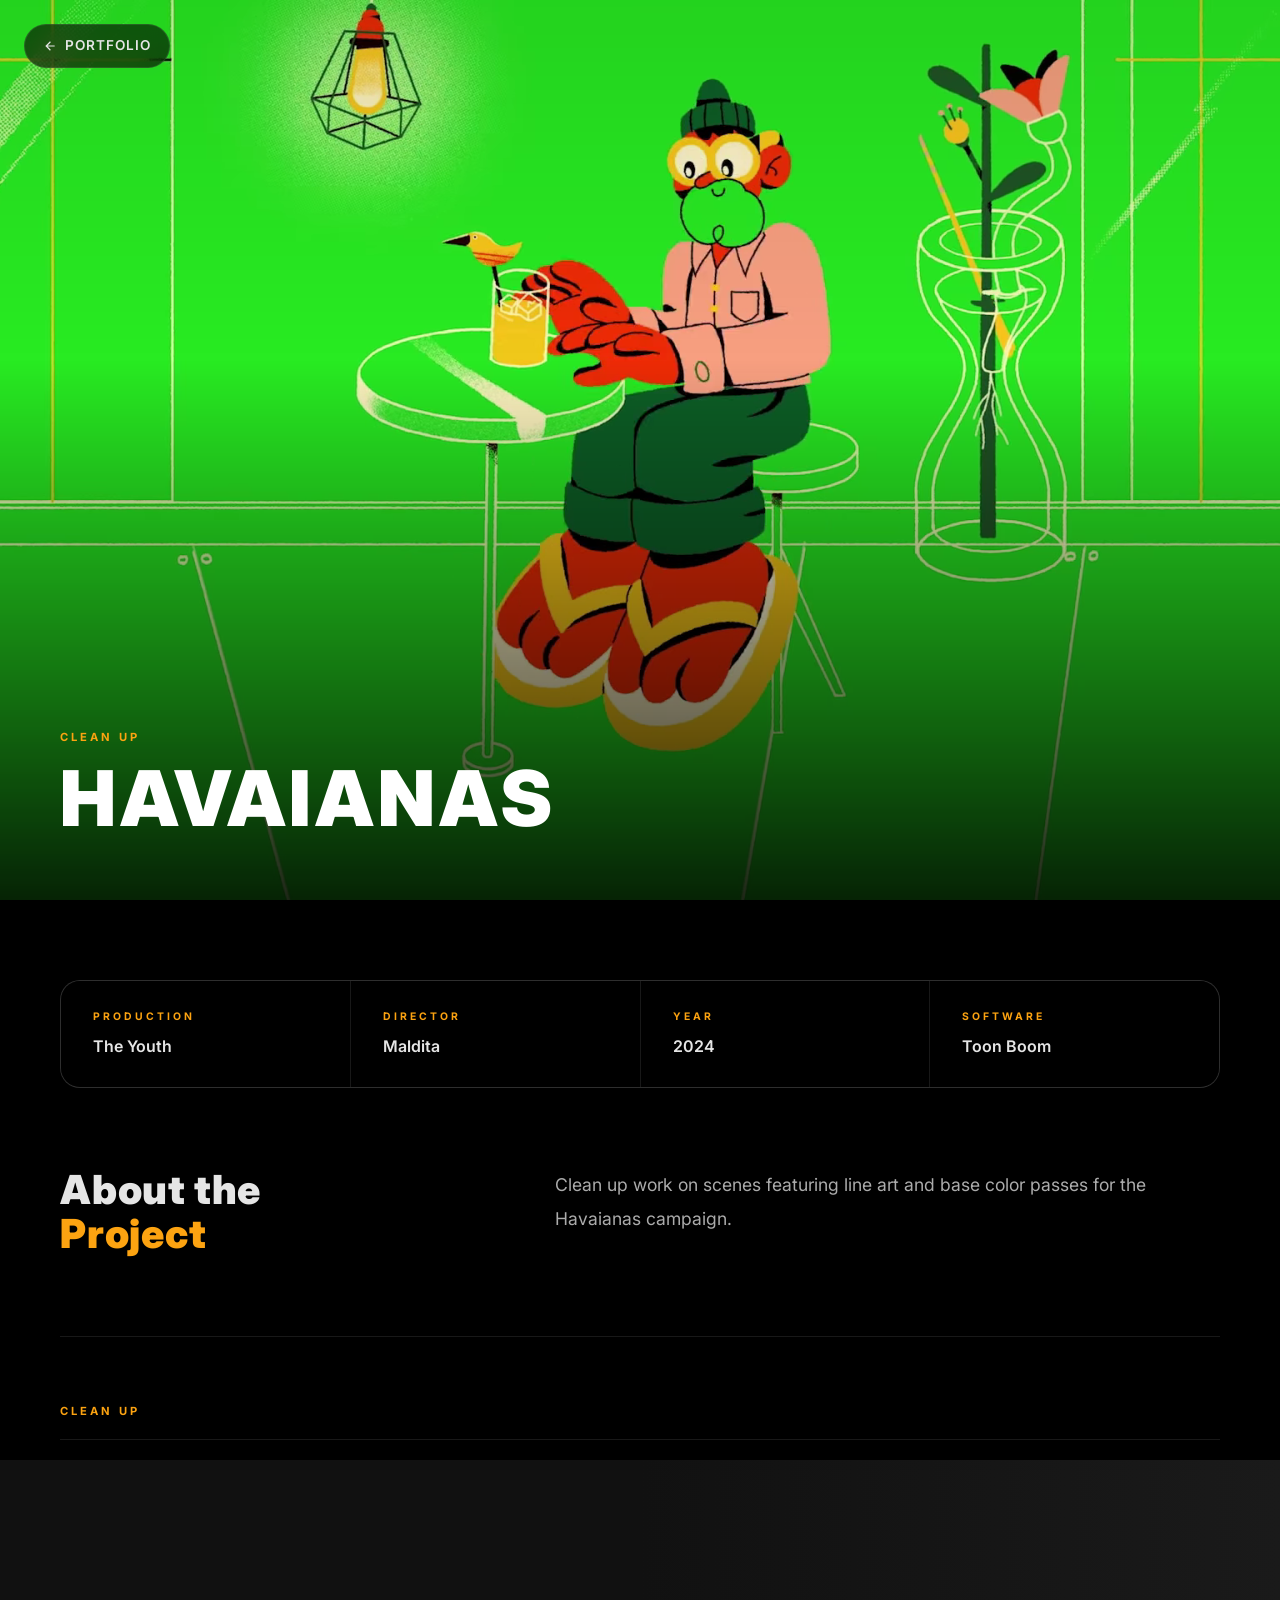
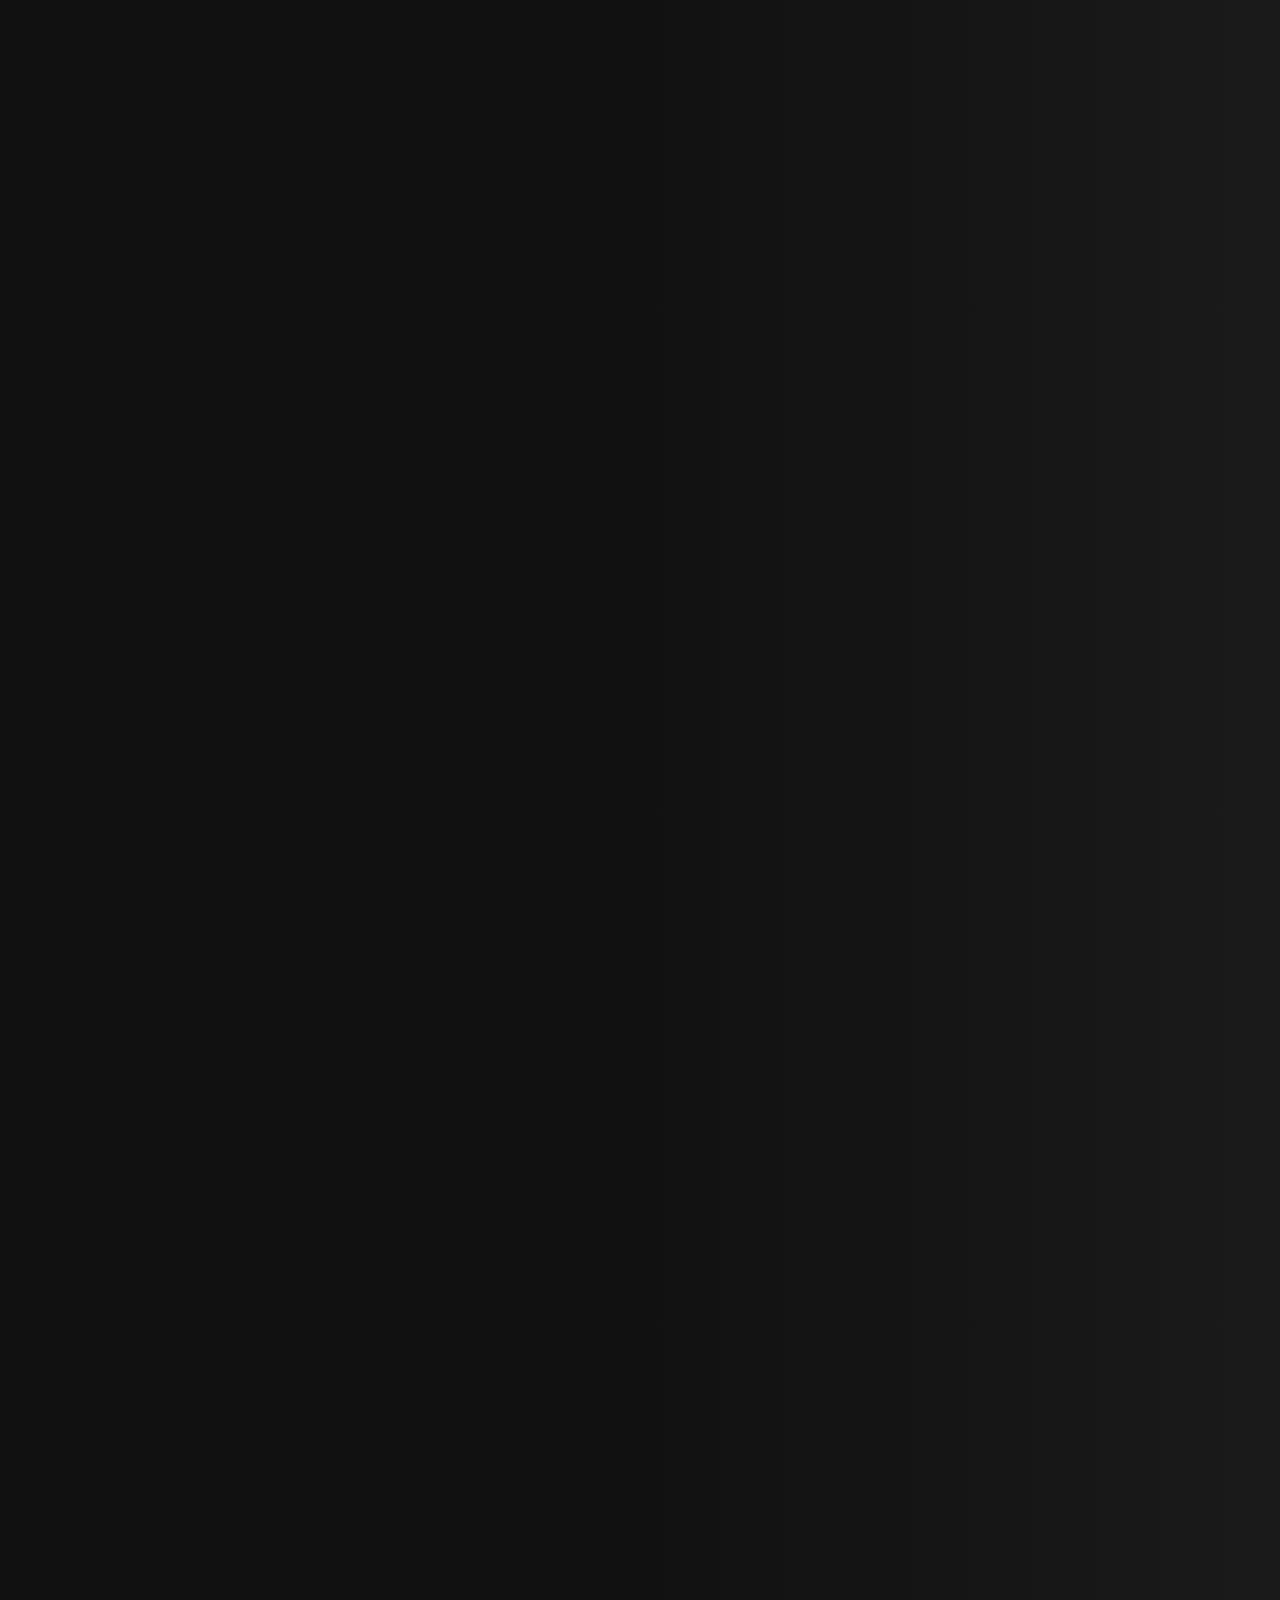
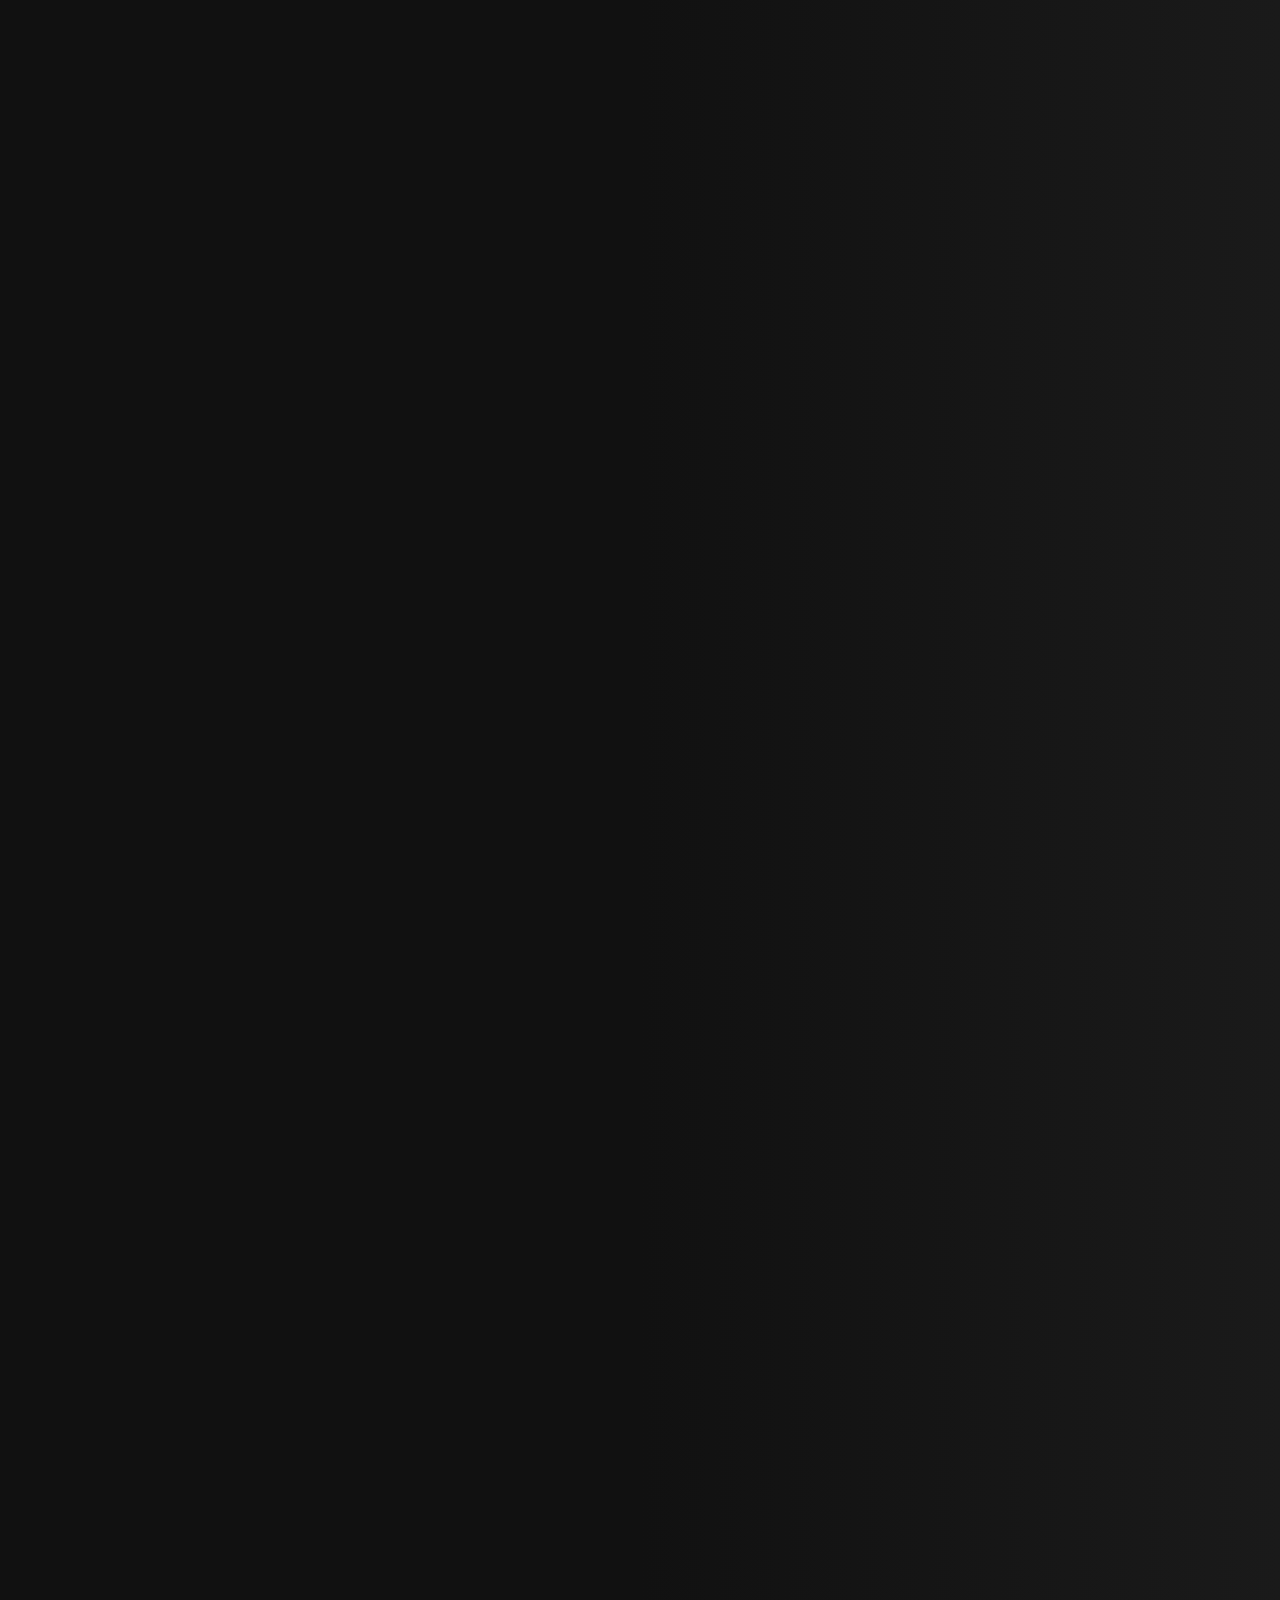
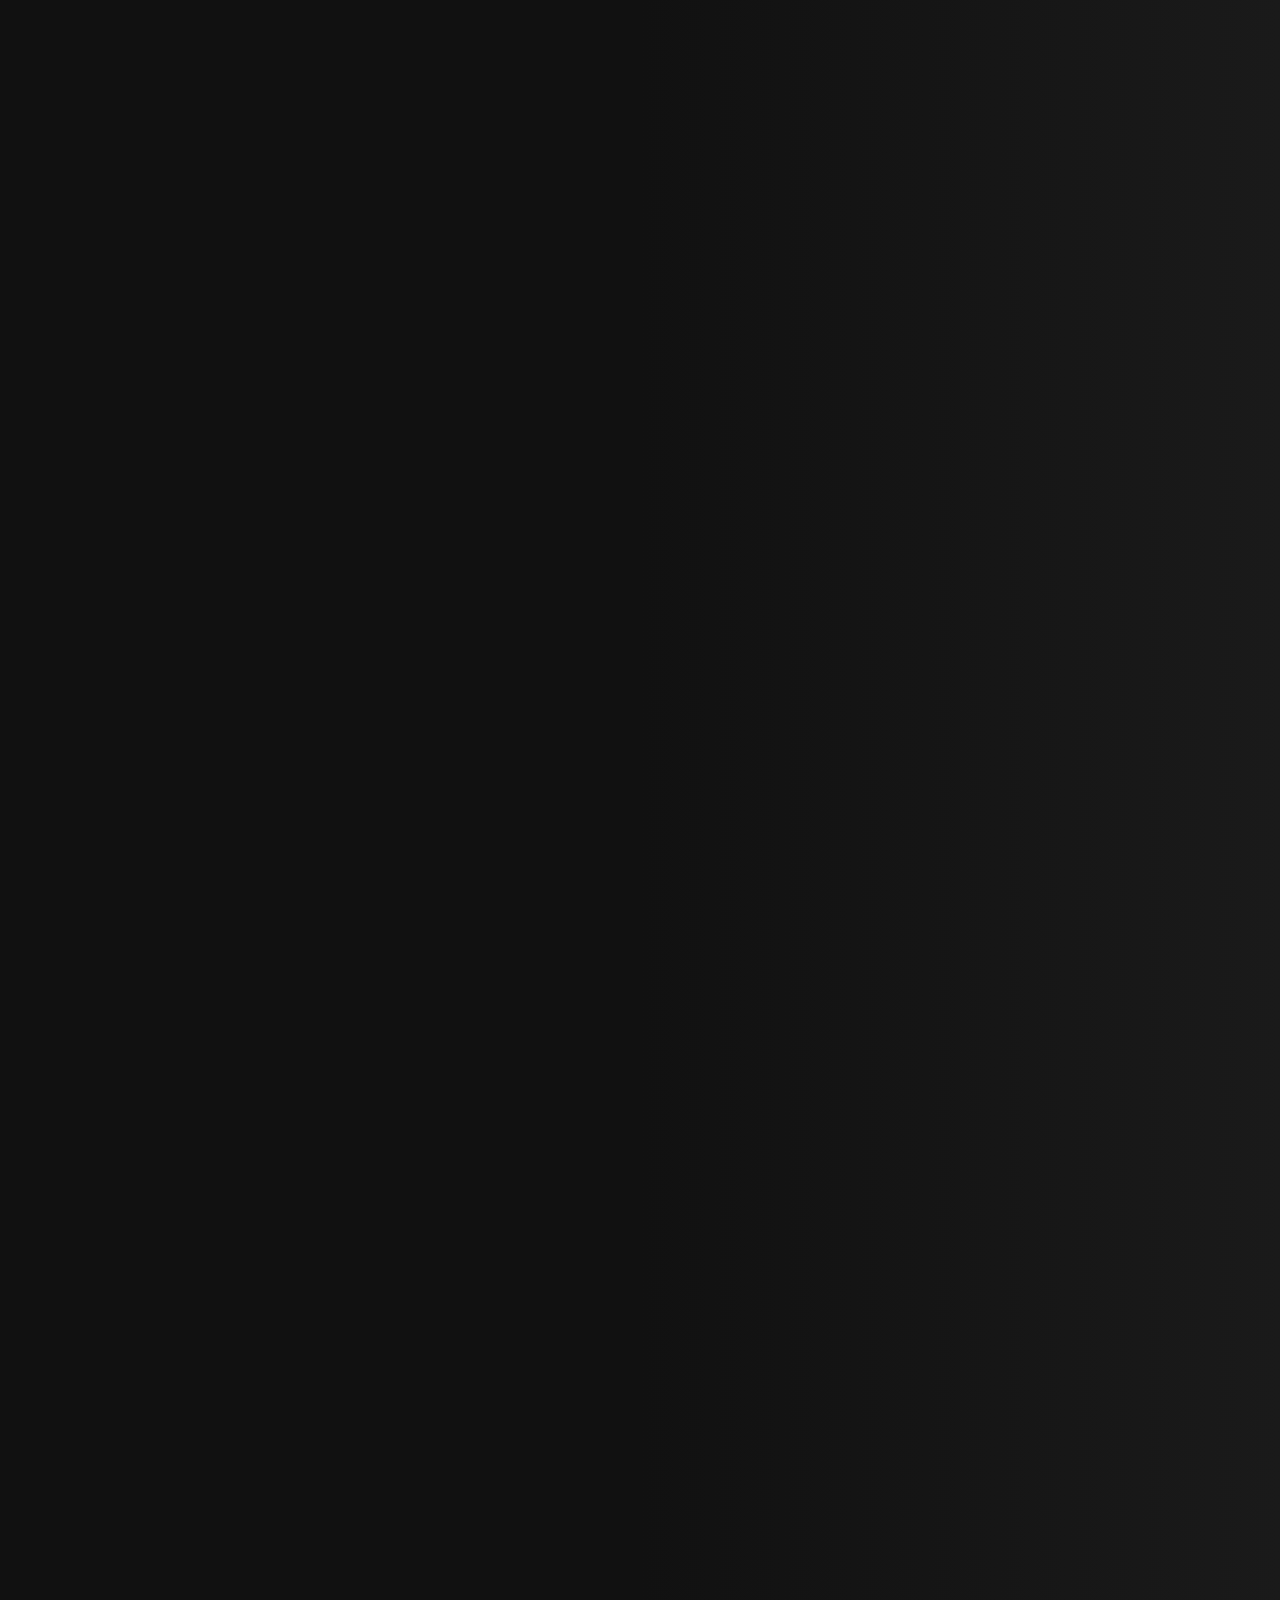
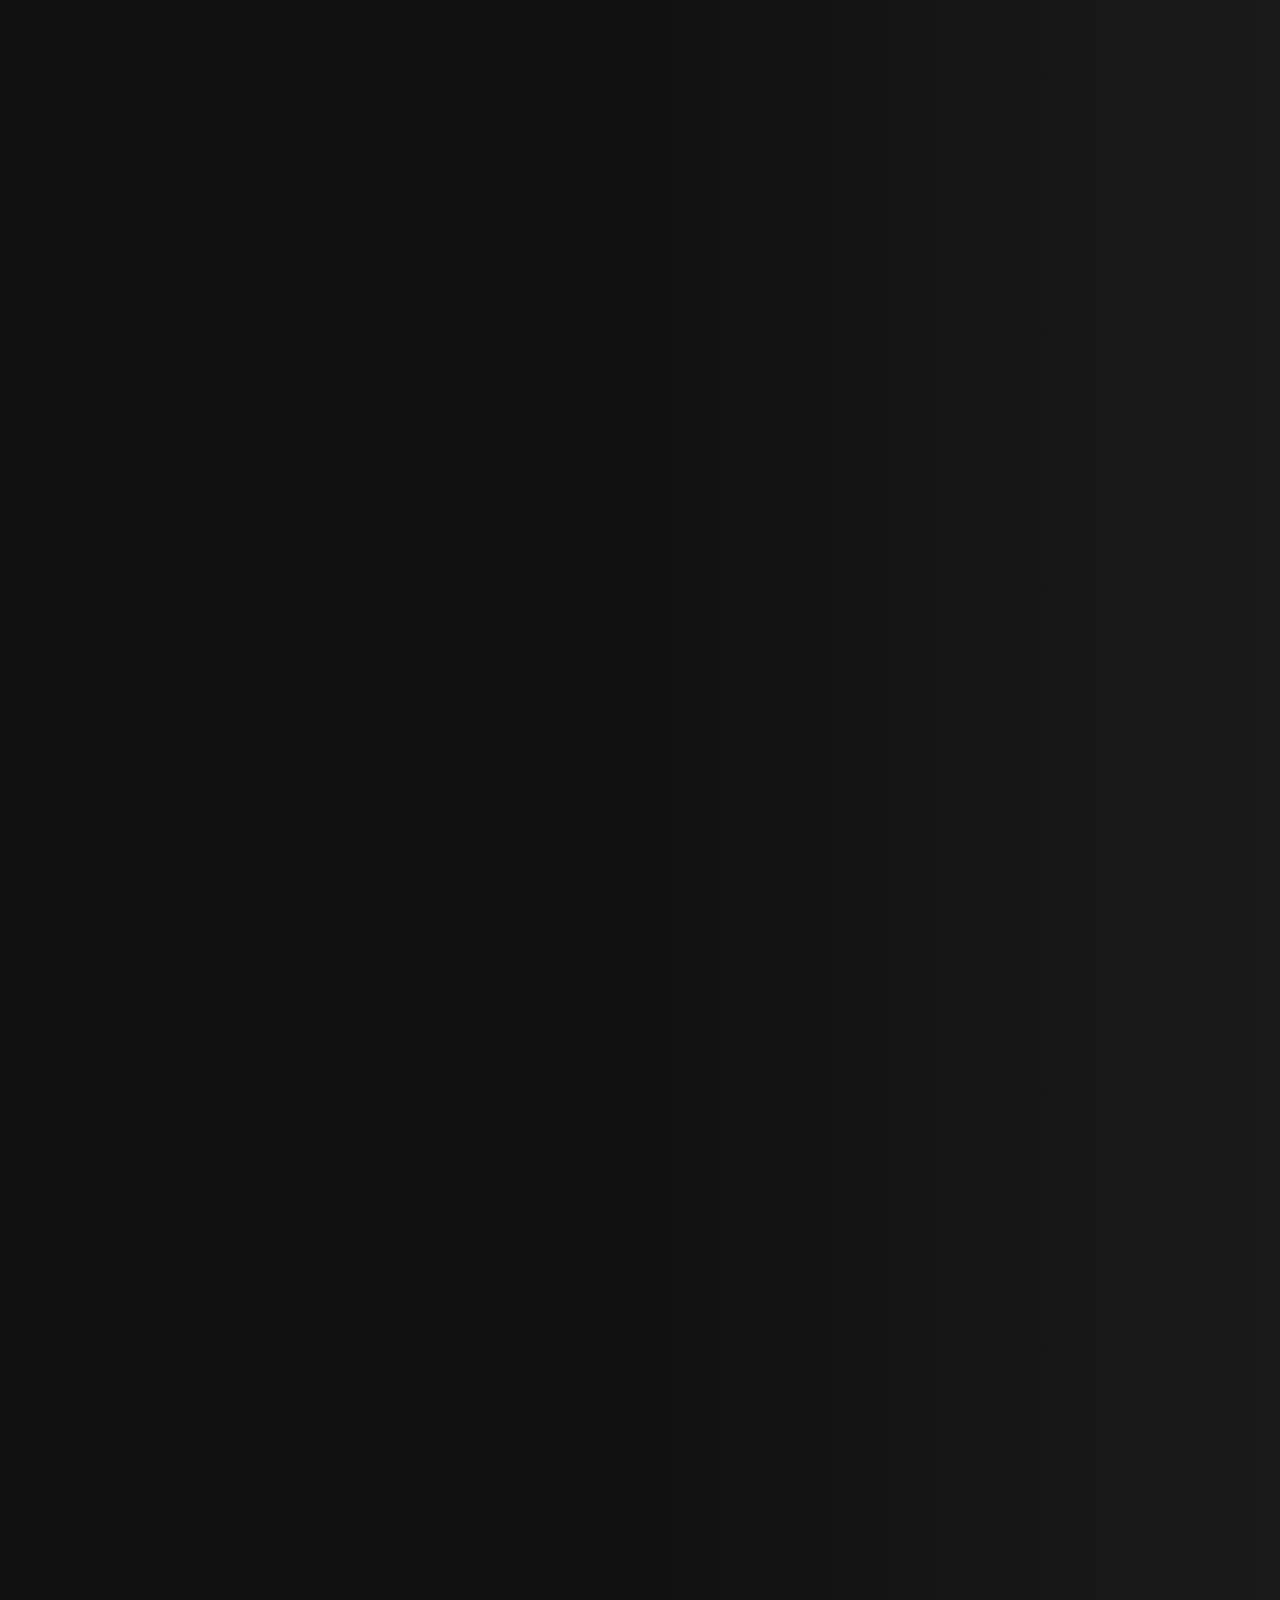
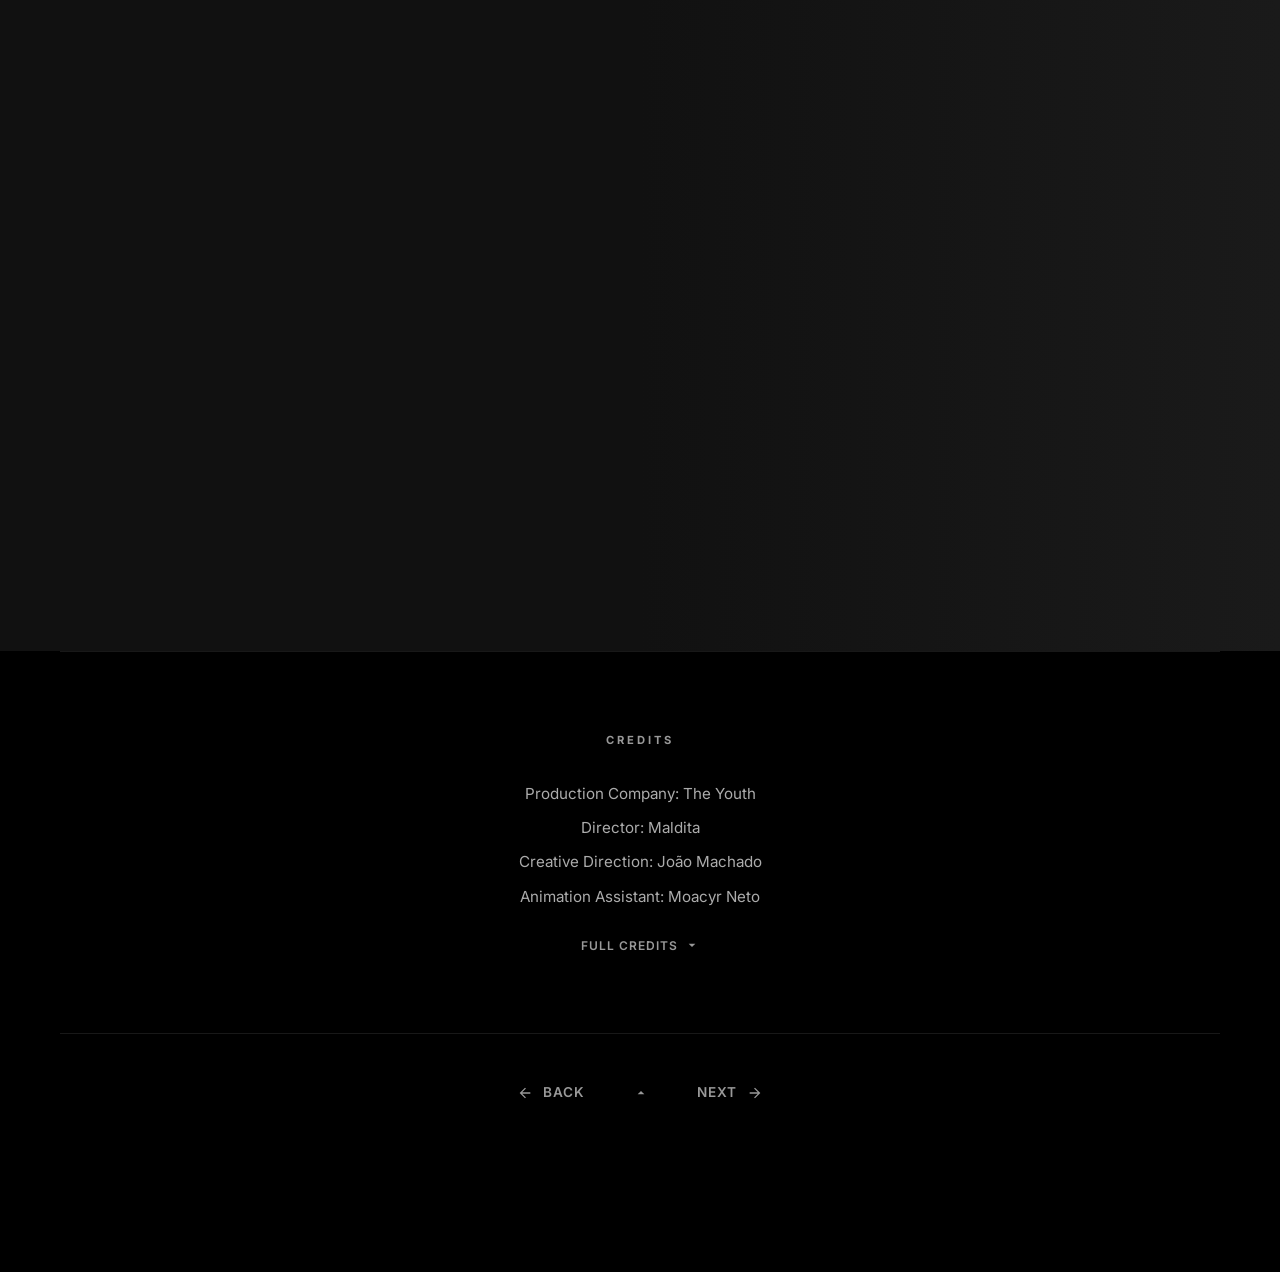
<file: project-havaianas.html>
﻿<!DOCTYPE html>
<html lang="pt-br">

<head>
    <meta charset="UTF-8">
    <meta name="viewport" content="width=device-width, initial-scale=1.0, maximum-scale=1.0, user-scalable=no">
    <title>HAVAIANAS | Moacyr Neto</title>
    <link rel="icon" type="image/png" href="favicon.png">

    <!-- Open Graph (WhatsApp, Facebook, LinkedIn) -->
    <meta property="og:type" content="website">
    <meta property="og:url" content="https://www.moanimation.com.br/project-havaianas.html">
    <meta property="og:title" content="HAVAIANAS | Moacyr Neto">
    <meta property="og:description" content="Clean up work on scenes featuring line art and base color passes for the Havaianas campaign.">
    <meta property="og:image" content="https://www.moanimation.com.br/og-image.jpg">

    <link rel="preconnect" href="https://fonts.googleapis.com">
    <link rel="preconnect" href="https://fonts.gstatic.com" crossorigin>
    <link
        href="https://fonts.googleapis.com/css2?family=Inter:wght@300;400;600;900&family=Outfit:wght@300;400&family=Boldonse&display=swap"
        rel="stylesheet">
    <style>
        :root {
            --bg-color: #000000;
            --text-color: #E5E5E5;
            --accent-color: #FCA311;
            --secondary-color: #0a1020;
            --muted-color: #999999;
            --glass-border: rgba(229, 229, 229, 0.1);
            --transition: all 0.5s cubic-bezier(0.23, 1, 0.32, 1);
        }

        .logo-text {
            display: flex;
            align-items: center;
            text-decoration: none;
            transition: var(--transition);
            cursor: pointer;
        }

        .logo-star {
            width: 32px;
            height: 32px;
            fill: #fff;
            transition: fill 0.3s ease, transform 0.3s ease;
        }

        .logo-text:hover .logo-star {
            fill: var(--accent-color);
            transform: scale(1.1);
        }

        .logo-star.active {
            fill: var(--accent-color) !important;
            transform: scale(0.9);
        }

        * {
            margin: 0;
            padding: 0;
            box-sizing: border-box;
            font-family: 'Inter', sans-serif;
        }

        body {
            background: var(--bg-color);
            color: var(--text-color);
            overflow-x: hidden;
            line-height: 1.6;
        }

        ::-webkit-scrollbar {
            width: 8px;
        }

        ::-webkit-scrollbar-track {
            background: var(--bg-color);
        }

        ::-webkit-scrollbar-thumb {
            background: var(--secondary-color);
            border-radius: 4px;
        }

        .container {
            max-width: 1600px;
            margin: 0 auto;
            padding: 0 60px;
        }

        .back-btn {
            position: fixed;
            top: 24px;
            left: 24px;
            z-index: 100;
            display: flex;
            align-items: center;
            gap: 8px;
            color: var(--text-color);
            text-decoration: none;
            font-size: 0.85rem;
            font-weight: 600;
            letter-spacing: 1px;
            text-transform: uppercase;
            padding: 10px 18px;
            background: rgba(0, 0, 0, 0.6);
            backdrop-filter: blur(12px);
            border: 1px solid var(--glass-border);
            border-radius: 50px;
            transition: var(--transition);
        }

        .back-btn:hover {
            background: var(--accent-color);
            border-color: var(--accent-color);
            color: #000;
        }

        .back-btn svg {
            width: 14px;
            height: 14px;
            fill: currentColor;
        }

        .project-hero {
            width: 100%;
            height: 100vh;
            position: relative;
            overflow: hidden;
            background: #000;
        }

        .project-hero-img {
            position: absolute;
            inset: 0;
            width: 100%;
            height: 100%;
            object-fit: cover;
        }

        .project-hero iframe,
        .project-hero video {
            position: absolute;
            inset: 0;
            width: 100%;
            height: 100%;
            object-fit: cover;
            border: none;
        }

        .project-hero-overlay {
            position: absolute;
            inset: 0;
            background: linear-gradient(to bottom, rgba(0, 0, 0, 0.1) 0%, rgba(0, 0, 0, 0) 40%, rgba(0, 0, 0, 0.85) 100%);
            z-index: 1;
        }

        .project-hero-info {
            position: absolute;
            bottom: 60px;
            left: 0;
            right: 0;
            z-index: 2;
        }

        .project-category-tag {
            display: inline-block;
            font-size: 0.7rem;
            font-weight: 700;
            letter-spacing: 3px;
            text-transform: uppercase;
            color: var(--accent-color);
            margin-bottom: 12px;
        }

        .project-hero-title {
            font-family: 'Inter', sans-serif;
            font-weight: 900;
            font-size: clamp(2.5rem, 6vw, 5rem);
            line-height: 1.05;
            color: #fff;
            letter-spacing: 0.05em;
        }

        .project-content {
            padding: 80px 0 120px;
        }

        .project-meta {
            display: grid;
            grid-template-columns: repeat(4, 1fr);
            gap: 1px;
            background: var(--glass-border);
            border: 1px solid var(--glass-border);
            border-radius: 20px;
            overflow: hidden;
            margin-bottom: 80px;
        }

        .meta-item {
            padding: 28px 32px;
            background: var(--bg-color);
        }

        .meta-label {
            font-size: 0.65rem;
            font-weight: 700;
            letter-spacing: 3px;
            text-transform: uppercase;
            color: var(--accent-color);
            margin-bottom: 8px;
        }

        .meta-value {
            font-size: 1rem;
            font-weight: 600;
        }

        .project-description {
            display: grid;
            grid-template-columns: 1fr 1.6fr;
            gap: 80px;
            align-items: start;
            margin-bottom: 80px;
        }

        .project-description h2 {
            font-family: 'Inter', sans-serif;
            font-weight: 900;
            font-size: 2.5rem;
            line-height: 1.1;
            letter-spacing: 0.02em;
            position: sticky;
            top: 100px;
        }

        .project-description h2 span {
            color: var(--accent-color);
        }

        .project-description p {
            font-size: 1.1rem;
            line-height: 1.9;
            opacity: 0.75;
            margin-bottom: 20px;
        }

        .section-divider {
            height: 1px;
            background: var(--glass-border);
            margin: 60px 0;
        }

        .scene-block {
            margin-bottom: 64px;
        }

        .scene-block:last-child {
            margin-bottom: 0;
        }

        .scene-header {
            padding: 0 0 16px;
            border-bottom: 1px solid var(--glass-border);
            margin-bottom: 20px;
        }

        .scene-tag {
            font-size: 0.7rem;
            font-weight: 700;
            letter-spacing: 3px;
            text-transform: uppercase;
            color: var(--accent-color);
        }

        .scene-gallery-wrap {
            margin: 0 -60px;
        }

        .scene-gallery {
            display: flex;
            flex-direction: column;
            gap: 0;
            font-size: 0;
        }

        .scene-gif {
            width: 100%;
            overflow: hidden;
            margin-bottom: -1px;
            aspect-ratio: 16/9;
            background: #111;
            position: relative;
        }

        .scene-gif:last-child {
            margin-bottom: 0;
        }

        .scene-gif img,
        .scene-gif video {
            width: 100%;
            height: 100%;
            display: block;
            object-fit: cover;
            vertical-align: bottom;
        }

        .scene-gif video {
            opacity: 1;
            transition: opacity 0.3s ease;
        }

        .scene-gif::before {
            content: '';
            position: absolute;
            inset: 0;
            background: linear-gradient(90deg, #111 25%, #1a1a1a 50%, #111 75%);
            background-size: 200% 100%;
            animation: shimmer 1.5s infinite;
            z-index: 0;
            pointer-events: none;
            transition: opacity 0.4s ease;
        }

        .scene-gif.video-ready::before {
            opacity: 0;
        }

        .scene-gif video,
        .scene-gif img {
            position: relative;
            z-index: 1;
        }

        @keyframes shimmer {
            0% {
                background-position: 200% 0;
            }

            100% {
                background-position: -200% 0;
            }
        }

        .video-error {
            position: absolute;
            inset: 0;
            display: flex;
            flex-direction: column;
            align-items: center;
            justify-content: center;
            gap: 8px;
            color: var(--muted-color);
            font-size: 0.65rem;
            letter-spacing: 2px;
            text-transform: uppercase;
            z-index: 2;
        }

        .video-error svg {
            width: 22px;
            height: 22px;
            opacity: 0.3;
            fill: currentColor;
        }

        .gif-placeholder {
            width: 100%;
            aspect-ratio: 16/9;
            display: flex;
            flex-direction: column;
            align-items: center;
            justify-content: center;
            gap: 8px;
            color: var(--muted-color);
            font-size: 0.65rem;
            letter-spacing: 2px;
            text-transform: uppercase;
            border: 1px dashed var(--glass-border);
        }

        .gif-placeholder svg {
            width: 22px;
            height: 22px;
            opacity: 0.25;
            fill: currentColor;
        }

        .project-credits {
            padding: 80px 0;
            border-top: 1px solid var(--glass-border);
            border-bottom: 1px solid var(--glass-border);
            text-align: center;
            display: flex;
            flex-direction: column;
            align-items: center;
            justify-content: center;
            min-height: 260px;
        }

        .credits-title {
            font-size: 0.7rem;
            font-weight: 700;
            letter-spacing: 3px;
            text-transform: uppercase;
            color: var(--muted-color);
            margin-bottom: 32px;
        }

        .credits-list {
            display: flex;
            flex-direction: column;
            gap: 10px;
        }

        .credit-line {
            font-size: 0.95rem;
            color: var(--text-color);
            opacity: 0.75;
            line-height: 1.6;
        }

        .credit-line strong {
            font-weight: 400;
        }

        .project-nav {
            display: flex;
            justify-content: center;
            align-items: center;
            gap: 48px;
            padding: 48px 0;
        }

        .project-nav a {
            display: flex;
            align-items: center;
            gap: 10px;
            text-decoration: none;
            color: var(--muted-color);
            font-size: 0.85rem;
            font-weight: 600;
            letter-spacing: 1px;
            text-transform: uppercase;
            transition: var(--transition);
        }

        .project-nav a:hover {
            color: var(--accent-color);
        }

        .project-nav a svg {
            width: 16px;
            height: 16px;
            fill: currentColor;
        }

        .project-nav .center-logo {
            font-family: 'Outfit', sans-serif;
            font-weight: 300;
            font-size: 1rem;
            letter-spacing: 2px;
            background: linear-gradient(90deg, var(--accent-color), #fff);
            -webkit-background-clip: text;
            background-clip: text;
            -webkit-text-fill-color: transparent;
            text-decoration: none;
        }

        .credits-toggle {
            margin-top: 28px;
            background: none;
            border: none;
            color: var(--muted-color);
            font-size: 0.75rem;
            font-weight: 600;
            letter-spacing: 1px;
            text-transform: uppercase;
            cursor: pointer;
            display: flex;
            align-items: center;
            gap: 6px;
            transition: color 0.3s;
        }

        .credits-toggle:hover {
            color: var(--accent-color);
        }

        .credits-toggle svg {
            transition: transform 0.3s;
        }

        .credits-toggle.open svg {
            transform: rotate(180deg);
        }

        .credits-full {
            display: none;
            margin-top: 28px;
            max-width: 680px;
            text-align: left;
        }

        .credits-full.open {
            display: block;
        }

        .credits-full p {
            font-size: 0.82rem;
            line-height: 1.8;
            opacity: 0.55;
            color: var(--text-color);
            margin-bottom: 12px;
        }

        .reveal {
            opacity: 0;
            transform: translateY(30px);
            transition: opacity 0.7s ease, transform 0.7s cubic-bezier(0.23, 1, 0.32, 1);
        }

        .reveal.active {
            opacity: 1;
            transform: translateY(0);
        }

@media (max-width: 768px) {
            .container {
                padding: 0 20px;
            }

.back-btn {
                top: 16px;
                left: 16px;
                font-size: 0.75rem;
                padding: 8px 14px;
            }

            .project-hero {
                height: auto;
                display: flex;
                flex-direction: column;
            }

            .project-hero-img {
                position: static;
                width: 100%;
                height: auto;
                aspect-ratio: 16/9;
                object-fit: cover;
            }

            .project-hero iframe,
            .project-hero video {
                position: static;
                width: 100%;
                height: auto;
                aspect-ratio: 16/9;
            }

            .project-hero-overlay {
                display: none;
            }

            .project-hero-info {
                position: static;
                padding: 20px 20px 0;
                background: var(--bg-color);
            }

            .project-hero-title {
                font-size: 1.8rem;
            }

            .project-content {
                padding: 30px 0 80px;
            }

            .project-meta {
                grid-template-columns: 1fr 1fr;
            }

            .meta-item {
                padding: 16px 18px;
            }

            .meta-value {
                font-size: 0.85rem;
                word-break: break-word;
            }

            .meta-label {
                font-size: 0.55rem;
            }

            .project-description {
                grid-template-columns: 1fr;
                gap: 30px;
            }

            .project-description h2 {
                position: static;
                font-size: 1.8rem;
            }

            .scene-gallery-wrap {
                margin: 0 -20px;
            }

            .project-nav .center-logo {
                display: none;
            }
        }
    </style>
</head>

<body>

    <a href="index.html" class="back-btn">
        <svg viewBox="0 0 24 24">
            <path d="M20 11H7.83l5.59-5.59L12 4l-8 8 8 8 1.41-1.41L7.83 13H20v-2z" />
        </svg>
        <span class="back-label" data-i18n="back">Portfolio</span>
    </a>
    <div class="project-hero">
        <video class="project-hero-img" autoplay muted loop playsinline preload="metadata" poster="HavaianasCapa.jpg">
            <source src="This_is_Havaianas_Recorte.webm" type="video/webm">
            <source src="This_is_Havaianas_Recorte.mp4" type="video/mp4">
        </video>
        <div class="project-hero-overlay"></div>
        <div class="project-hero-info">
            <div class="container">
                <div class="project-category-tag">Clean Up</div>
                <h1 class="project-hero-title">HAVAIANAS</h1>
            </div>
        </div>
    </div>

    <div class="project-content">
        <div class="container">

            <div class="project-meta reveal">
                <div class="meta-item">
                    <div class="meta-label" data-i18n="meta_prod">Production</div>
                    <div class="meta-value">The Youth</div>
                </div>
                <div class="meta-item">
                    <div class="meta-label" data-i18n="meta_dir">Director</div>
                    <div class="meta-value">Maldita</div>
                </div>
                <div class="meta-item">
                    <div class="meta-label" data-i18n="meta_year">Year</div>
                    <div class="meta-value">2024</div>
                </div>
                <div class="meta-item">
                    <div class="meta-label" data-i18n="meta_soft">Software</div>
                    <div class="meta-value">Toon Boom</div>
                </div>
            </div>

            <div class="project-description reveal">
                <h2 data-i18n="sobre_title_main">About the<br><span>Project</span></h2>
                <div>
                    <p data-i18n="sobre_p1">Clean up work on scenes featuring line art and base color passes for the
                        Havaianas campaign.</p>
                </div>
            </div>

            <div class="section-divider"></div>

            <div id="scenesContainer" class="reveal"></div>

            <div class="project-credits reveal">
                <div class="credits-title" data-i18n="credits_tag">Credits</div>
                <div class="credits-list">
                    <div class="credit-line">Production Company: <strong>The Youth</strong></div>
                    <div class="credit-line">Director: <strong>Maldita</strong></div>
                    <div class="credit-line">Creative Direction: <strong>João Machado</strong></div>
                    <div class="credit-line">Animation Assistant: <strong>Moacyr Neto</strong></div>
                </div>
                <button class="credits-toggle" id="creditsToggle" onclick="toggleCredits()" data-i18n="full_credits">
                    Full Credits
                    <svg id="creditsChevron" viewBox="0 0 24 24" width="16" height="16" fill="currentColor">
                        <path d="M7 10l5 5 5-5z" />
                    </svg>
                </button>
                <div class="credits-full" id="creditsFull">
                    <p>Production Company: The Youth. Director: Maldita. Producer: Daniel Maia. Creative Direction: João
                        Machado. Executive Production: Carol Cherobim and João Machado. Client Service: Carol Cherobim
                        and Camila Pires. Finance: Iza Lubiazi.</p>
                    <p>Post-Production / VFX: COLOSSAL. Post-Production Supervision: Diogo Gameiro. Editing: Maldita.
                        Director’s Cut Editing: Maria Luísa Machado. Conform: André Albuquerque and Victor Balestrin.
                    </p>
                    <p>Motion Design: Adelir Boeira and Janaína Veiga. 3D: Vinícius Lavor, Leandro Beltran, Everton
                        Schneider, Lucas Pereira, Henrique Miranda, Bruno Cornelsen, Daniel Meurer and Sacha Carletti.
                        Finishing: Luciana Lima.</p>
                    <p>Art Direction: Rodolfo Garcia. Lead Compositing: Adelir Boeira. Compositing: Emerson Cordeiro
                        Junior, Gabriel Rocha and Marcos Rigobello. Animation Coordination: Lu Krasa and Renata
                        Peterlini. Clean-Up Supervisor: Thallyson Mikael.</p>
                    <p>Production Assistant: Gabriela Alves. Creative Assistant: Bianca Leal. Storyboard: Gustavo
                        Santos. Concept Art: Fernando Molina. Lead Illustration: Fernando Molina, Diogo Saraiva.</p>
                    <p>Illustration: Studio Lasca, Eduardo Rosa, Lucas Sales, Pevê Azevedo, Marília Mafé and Geff Silva.
                    </p>
                    <p>Animation: André Ruivo, Geovani Angelo, Natália Faria, Guma Nutinski, Bruno Brasil, Rafael Pah,
                        Robb Reis, Pedro Solano, Murilo Prudêncio, Felipe Emerson, Thalyne Chrystyna, Arthemis Iannuzzi,
                        Robson Vilalba, Pedro Peluso, Jaison Roberto, Deco Daviola, Thomás Lóes, Diones Ignacio and
                        Higor Fernandes.</p>
                    <p>Animation Assistants: Thallyson Mikael, Mateuz Fernandes, Gui Klein, Brenda Maryan, Moacyr Neto,
                        Diones Ignacio, Rosinaldo Lages, Thalyne Chrystyna, Bruno Martin, Sabrina Melo, Pedro Solano and
                        Willian Lieder.</p>
                    <p>Agency: AlmapBBDO. Advertiser: Alpargatas. Client: Havaianas. Campaign: This is Havaianas. CCO:
                        Pernil. Creative Directors: Antonia Zobaran, Fernando Duarte and Henrique Del Lama.</p>
                    <p>Creative Team: Carlos Yanke, Michele Gorodski, Andre Paulo Arteze, Sara de Souza, Vitor Chagas,
                        Marcos Lee, Gustavo Tasselli, Francis França, Bruno Bizuti, Victor Yves, Hiroito Takashi and
                        Vinicius Biss. Account Team: Maysa Lopes, Camila Weissheimer, Guilherme Alcatrão, Mariana
                        Silveira, Warley Vieira, Mayara Cortez, Milena Ferezim, Cairo Ribas and Leonardo Stevanato.</p>
                    <p>Planning: João Gabriel Fernandes and Janaína Agostini. Audiovisual Production: Diego Villas Bôas,
                        Tatiana Angelim Martins and Vera Jacinto. Client Approval: Fernanda Romano, Maria Fernanda
                        Albuquerque, Matheus Gonzalez, Maria Eduarda Manga and Mariana Corradi.</p>
                    <p>Sound Production Company: Cabaret. Music Production: Guile Oliveira and Letícia Medeiros.
                        Composer: André Henrique. Mixing: Gab Scatolin. Sound Finishing: Letícia Medeiros. Sound Client
                        Service: Ingrid Lopes, Flávia Caparelli and Bárbara Russiano. Sound Coordination: Verusca
                        Garcia, Chandra Lima, Débora Mello and Carol Oliveira.</p>
                    <p>Voice Over (Portuguese & English): Maria Eduarda Manga. Voice Over (Spanish): Maria Carolina
                        Lapolli.</p>
                </div>
            </div>

            <div class="project-nav reveal">
                <a href="project-active-rings.html" id="prevProject" data-i18n="nav_prev_link">
                    <svg viewBox="0 0 24 24">
                        <path d="M20 11H7.83l5.59-5.59L12 4l-8 8 8 8 1.41-1.41L7.83 13H20v-2z" />
                    </svg>
                    Back
                </a>
                <div class="logo-video-wrap" style="display: flex; justify-content: center;">
                    <a href="javascript:void(0)" class="logo-text" onclick="scrollToTop(this)" title="Back to top">
                        <svg class="logo-star" viewBox="0 0 24 24">
                            <path d="M7 14l5-5 5 5H7z" />
                        </svg>
                    </a>
                </div>
                <a href="project-the-ring.html" id="nextProject" data-i18n="nav_next_link">
                    Next
                    <svg viewBox="0 0 24 24">
                        <path d="M4 11h12.17l-5.59-5.59L12 4l8 8-8 8-1.41-1.41L16.17 13H4v-2z" />
                    </svg>
                </a>
            </div>

        </div>
    </div>

    <script>
        const CENAS = [
            {
                tag: "Clean Up",
                clips: [
                    { src: "HavaianasSH09_COR.mp4", label: "SH09 Cor" },
                    { src: "HavaianasSH20_COR.mp4", label: "SH20 Cor" },
                    { src: "HavaianasSH30_COR.mp4", label: "SH30 Cor" },
                    { src: "HavaianasSH50_COR.mp4", label: "SH50 Cor" },
                    { src: "HavaianasSH60_PART1_COLOR.mp4", label: "SH60 P1 Cor" },
                    { src: "HavaianasSH60_PART2_COR.mp4", label: "SH60 P2 Cor" },
                    { src: "HavaianasSH70_COR.mp4", label: "SH70 Cor" },
                    { src: "HavaianasSH80_COR.mp4", label: "SH80 Cor" },
                    { src: "HavaianasSH90.mp4", label: "SH90" },
                    { src: "HavaianasSH100_COR.mp4", label: "SH100 Cor" },
                ]
            },
        ];

        const iconImg = `<svg viewBox="0 0 24 24"><path d="M21 19V5c0-1.1-.9-2-2-2H5c-1.1 0-2 .9-2 2v14c0 1.1.9 2 2 2h14c1.1 0 2-.9 2-2zM8.5 13.5l2.5 3.01L14.5 12l4.5 6H5l3.5-4.5z"/></svg>`;
        const iconVideo = `<svg viewBox="0 0 24 24"><path d="M17 10.5V7c0-.55-.45-1-1-1H4c-.55 0-1 .45-1 1v10c0 .55.45 1 1 1h12c.55 0 1-.45 1-1v-3.5l4 4v-11l-4 4z"/></svg>`;

        const container = document.getElementById('scenesContainer');
        container.innerHTML = CENAS.map(c => {
            const clipsHTML = c.clips && c.clips.length
                ? `<div class="scene-gallery-wrap"><div class="scene-gallery">
                ${c.clips.map(g => {
                    if (!g.src) {
                        return `<div class="scene-gif"><div class="gif-placeholder">${iconImg}<span>${g.label}</span></div></div>`;
                    }
                    const isVideo = /\.(webm|mp4|mov)$/i.test(g.src);
                    if (isVideo) {
                        return `<div class="scene-gif" data-label="${g.label}">
                            <video autoplay loop muted playsinline preload="auto">
                                <source src="${g.src}" type="video/mp4">
                            </video>
                        </div>`;
                    }
                    return `<div class="scene-gif"><img src="${g.src}" alt="${g.label}" loading="lazy"></div>`;
                }).join('')}
               </div></div>`
                : '';

            return `
        <div class="scene-block reveal">
            <div class="scene-header">
                <span class="scene-tag">${c.tag}</span>
            </div>
            ${clipsHTML}
        </div>`;
        }).join('');

        // ── Reveal observer ──────────────────────────────
        const revealObs = new IntersectionObserver(
            entries => entries.forEach(e => { if (e.isIntersecting) e.target.classList.add('active'); }),
            { threshold: 0.08 }
        );
        document.querySelectorAll('.reveal').forEach(el => revealObs.observe(el));

        // ── Play/Pause observer ──────────────────────────────────────────
        function tryPlay(video) {
            const p = video.play();
            if (p !== undefined) {
                p.catch(() => {
                    document.addEventListener('click', () => video.play().catch(() => { }), { once: true });
                    document.addEventListener('touchstart', () => video.play().catch(() => { }), { once: true });
                });
            }
        }

        const videoObs = new IntersectionObserver(entries => {
            entries.forEach(e => {
                const video = e.target.querySelector('video');
                if (!video) return;
                if (e.isIntersecting) tryPlay(video);
                else video.pause();
            });
        }, { threshold: 0.15 });

        document.querySelectorAll('.scene-gif').forEach(el => {
            videoObs.observe(el);
        });

        // ── Shimmer remove quando vídeo está pronto ─────
        document.querySelectorAll('.scene-gif').forEach(wrap => {
            const video = wrap.querySelector('video');
            if (!video) return;

            const markReady = () => wrap.classList.add('video-ready');

            if (video.readyState >= 2) {
                markReady();
            } else {
                video.addEventListener('loadeddata', markReady, { once: true });
                video.addEventListener('canplay', markReady, { once: true });
                setTimeout(markReady, 3000);
            }

            video.addEventListener('error', () => {
                wrap.classList.add('video-ready');
                const label = wrap.dataset.label || '';
                wrap.innerHTML = `<div class="video-error">${iconVideo}<span>${label || 'Arquivo não encontrado'}</span></div>`;
            }, { once: true });
        });

        function toggleCredits() {
            const full = document.getElementById('creditsFull');
            const toggle = document.getElementById('creditsToggle');
            const isOpen = full.classList.toggle('open');
            toggle.classList.toggle('open', isOpen);
            toggle.childNodes[0].textContent = isOpen ? 'Close Credits ' : 'Full Credits ';
        }
    </script>

    </body>

</html>
</file>
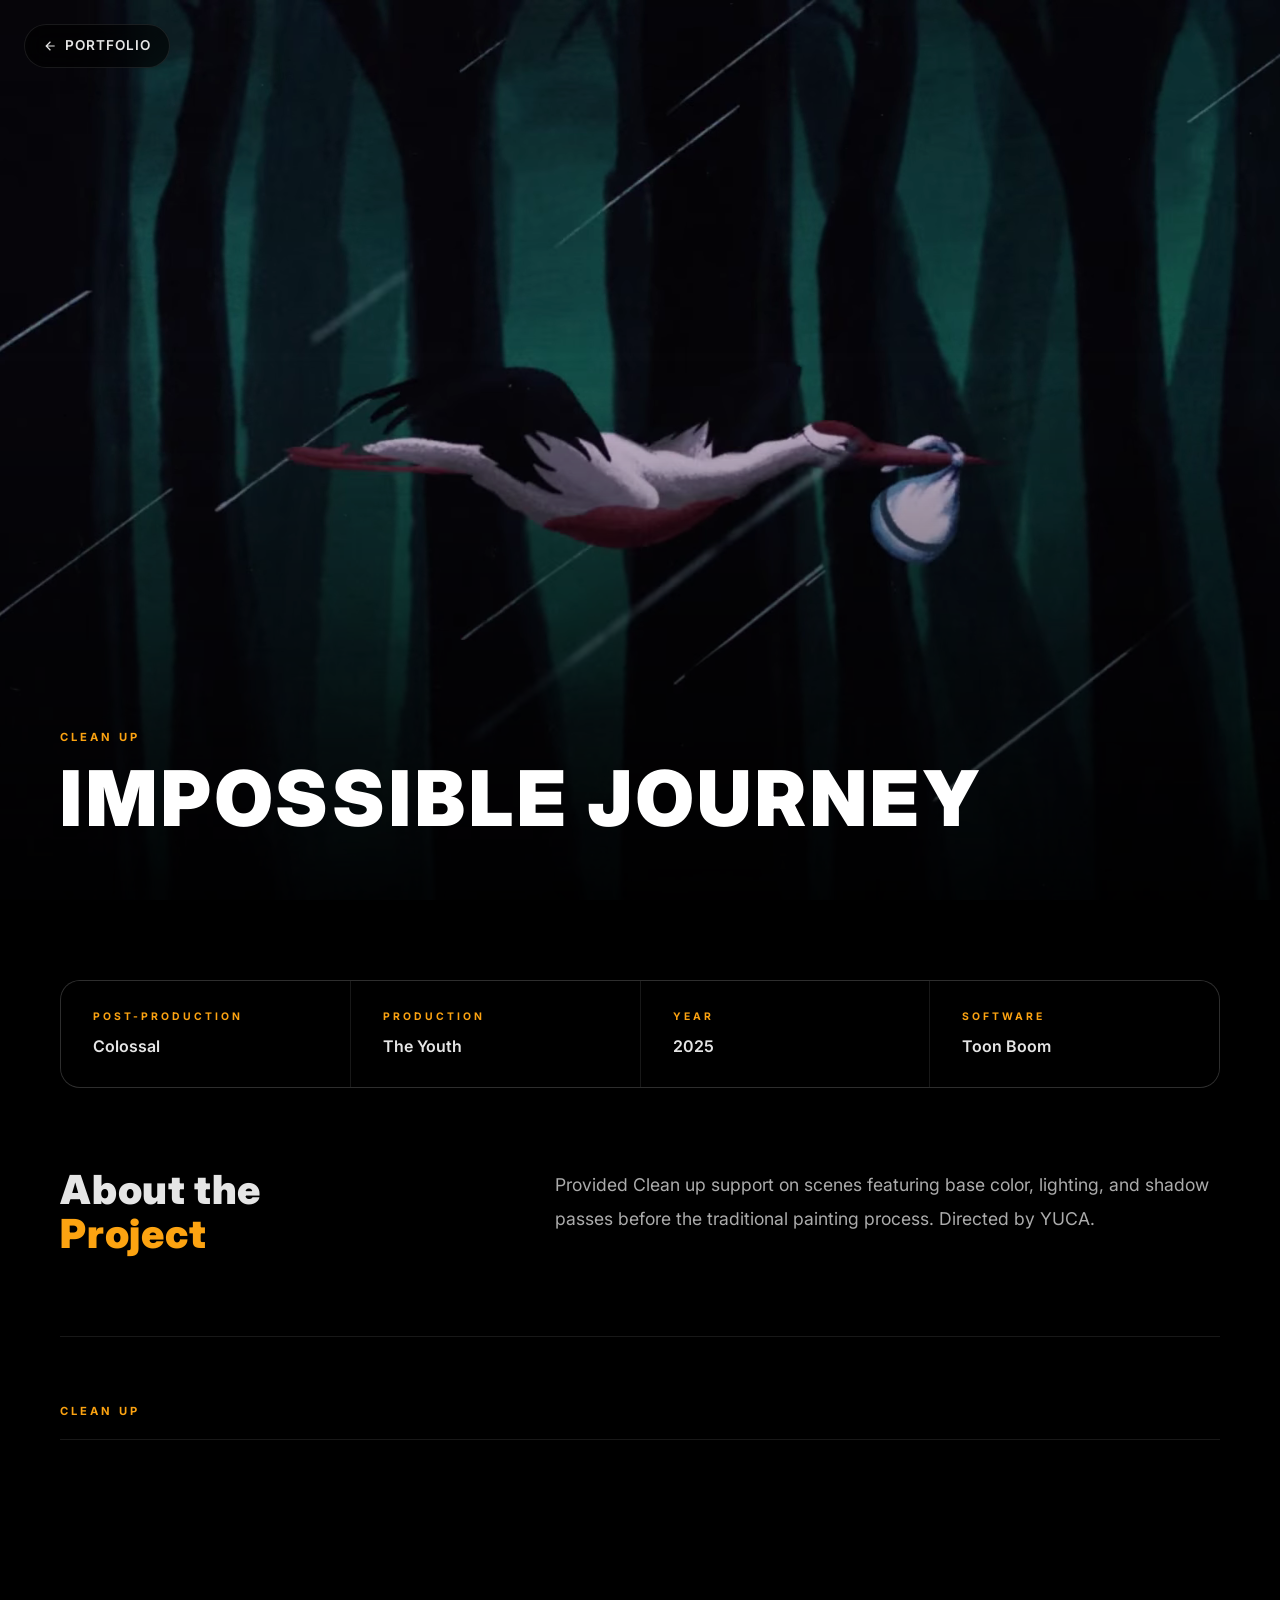
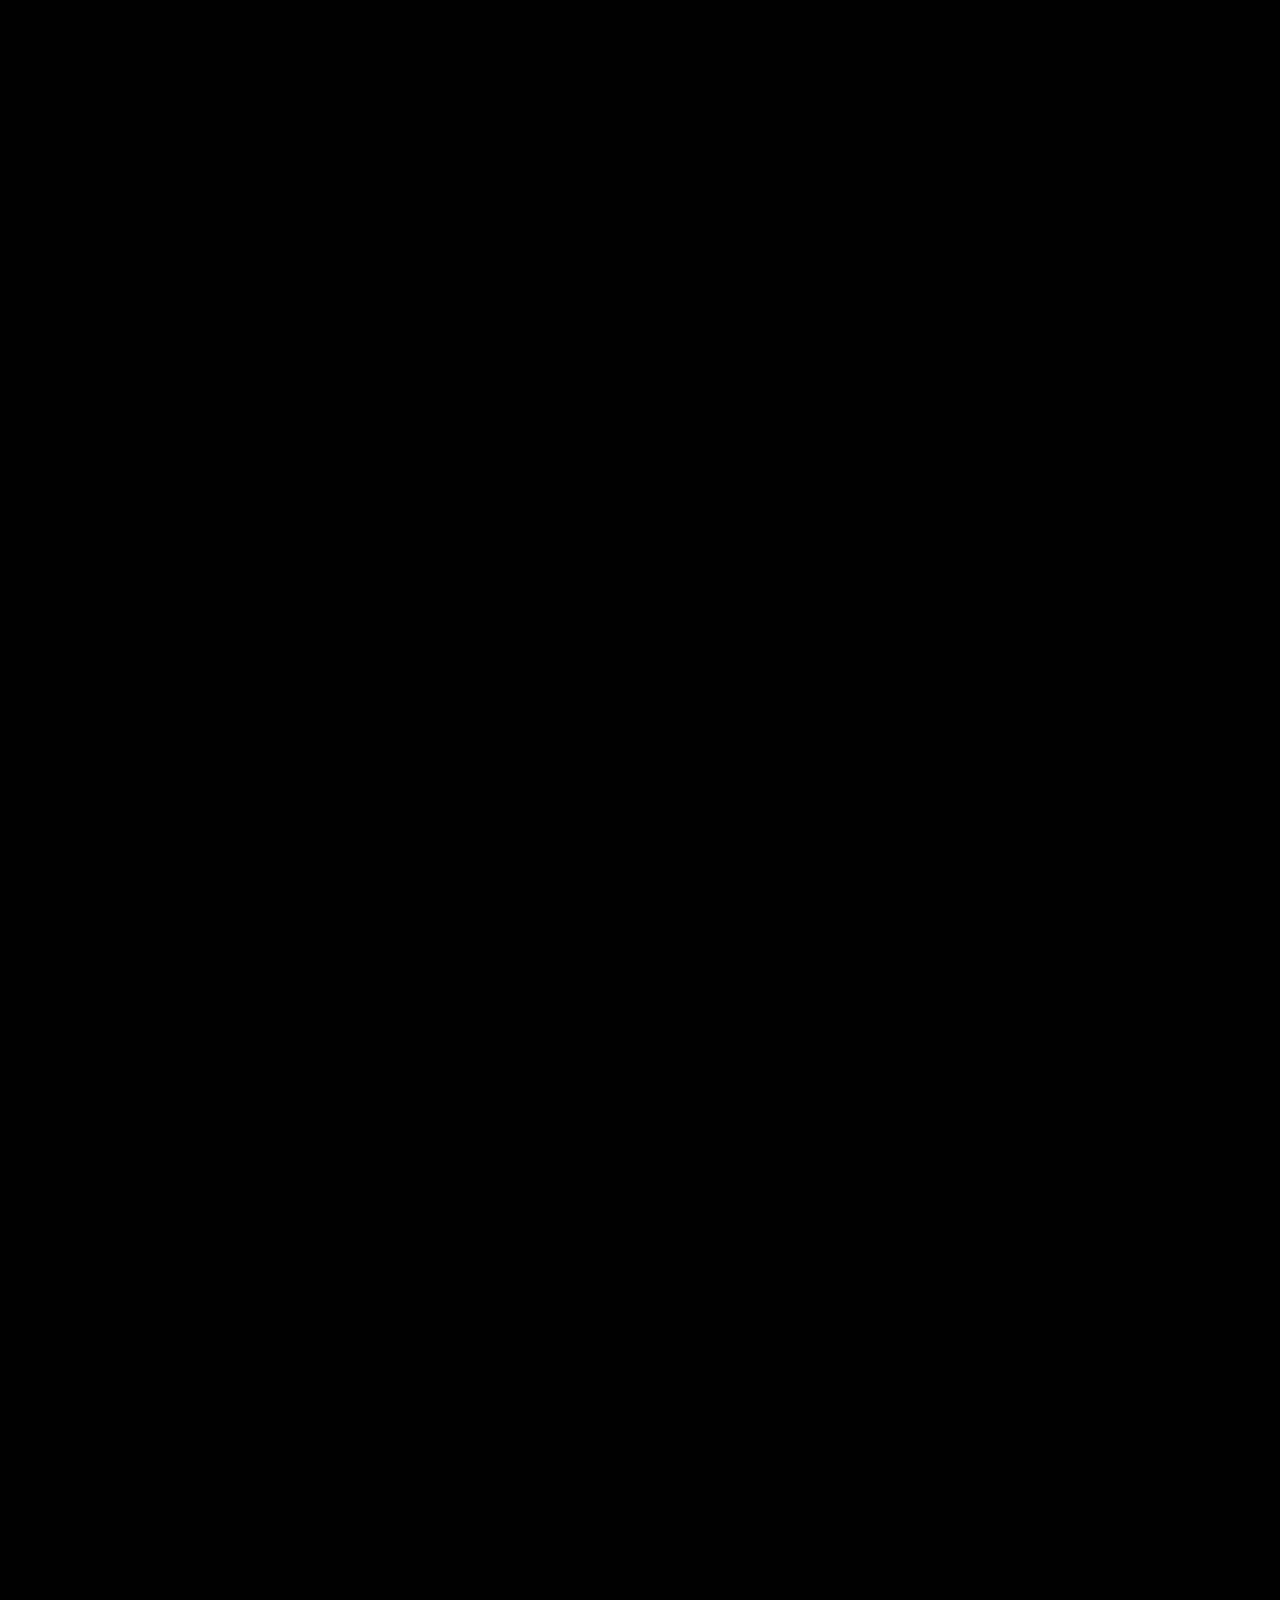
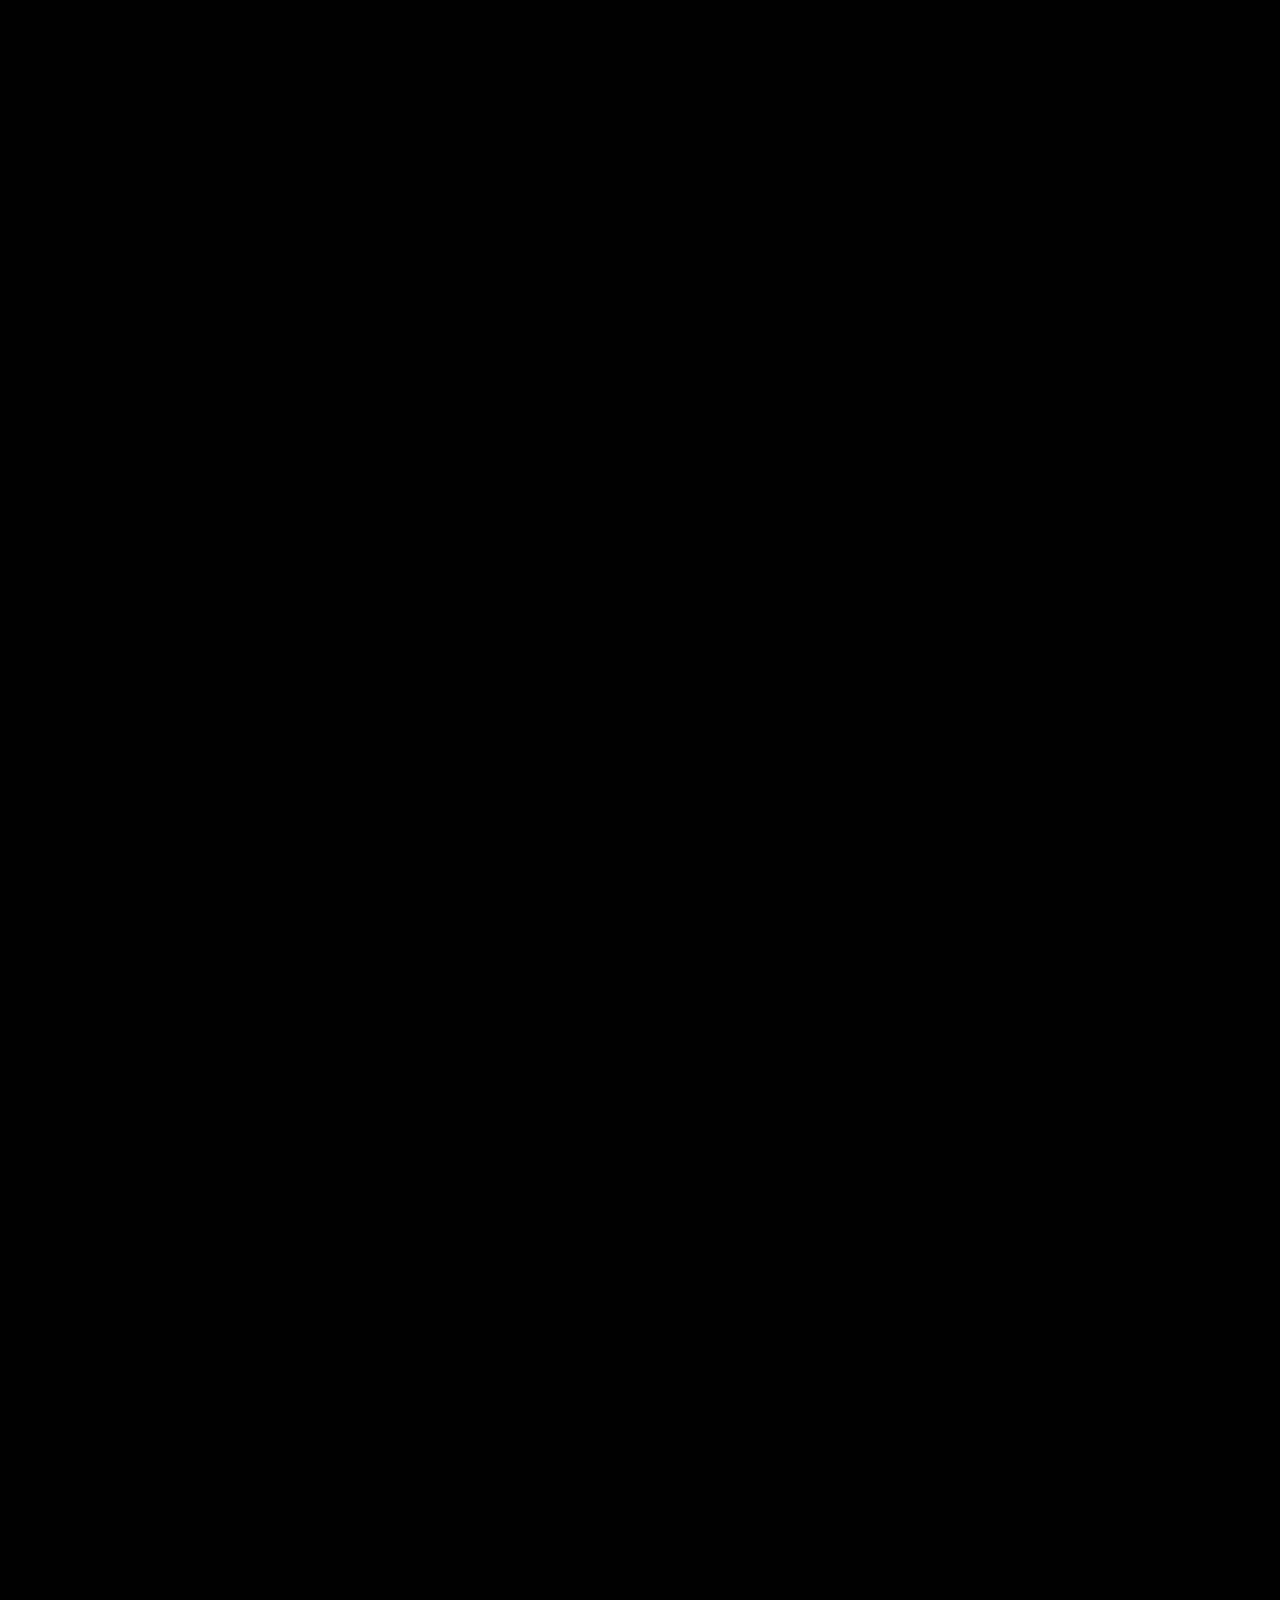
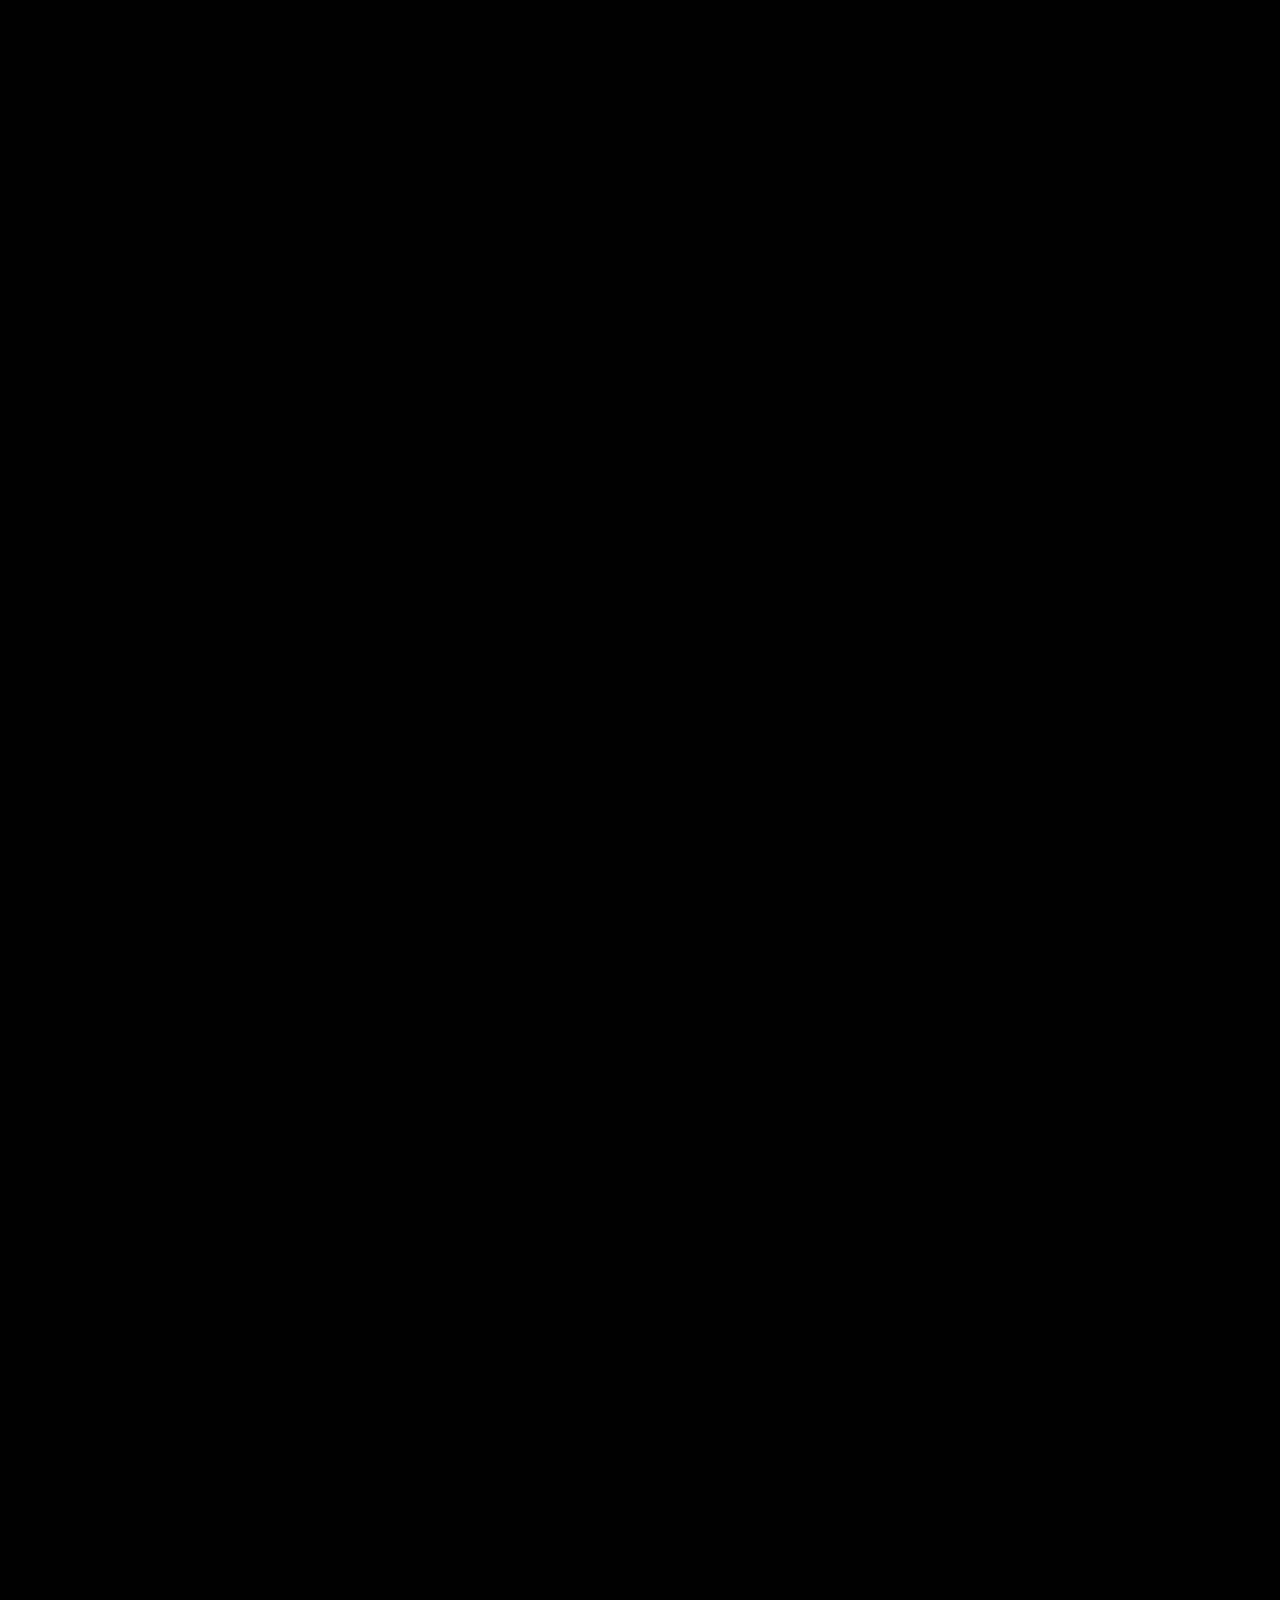
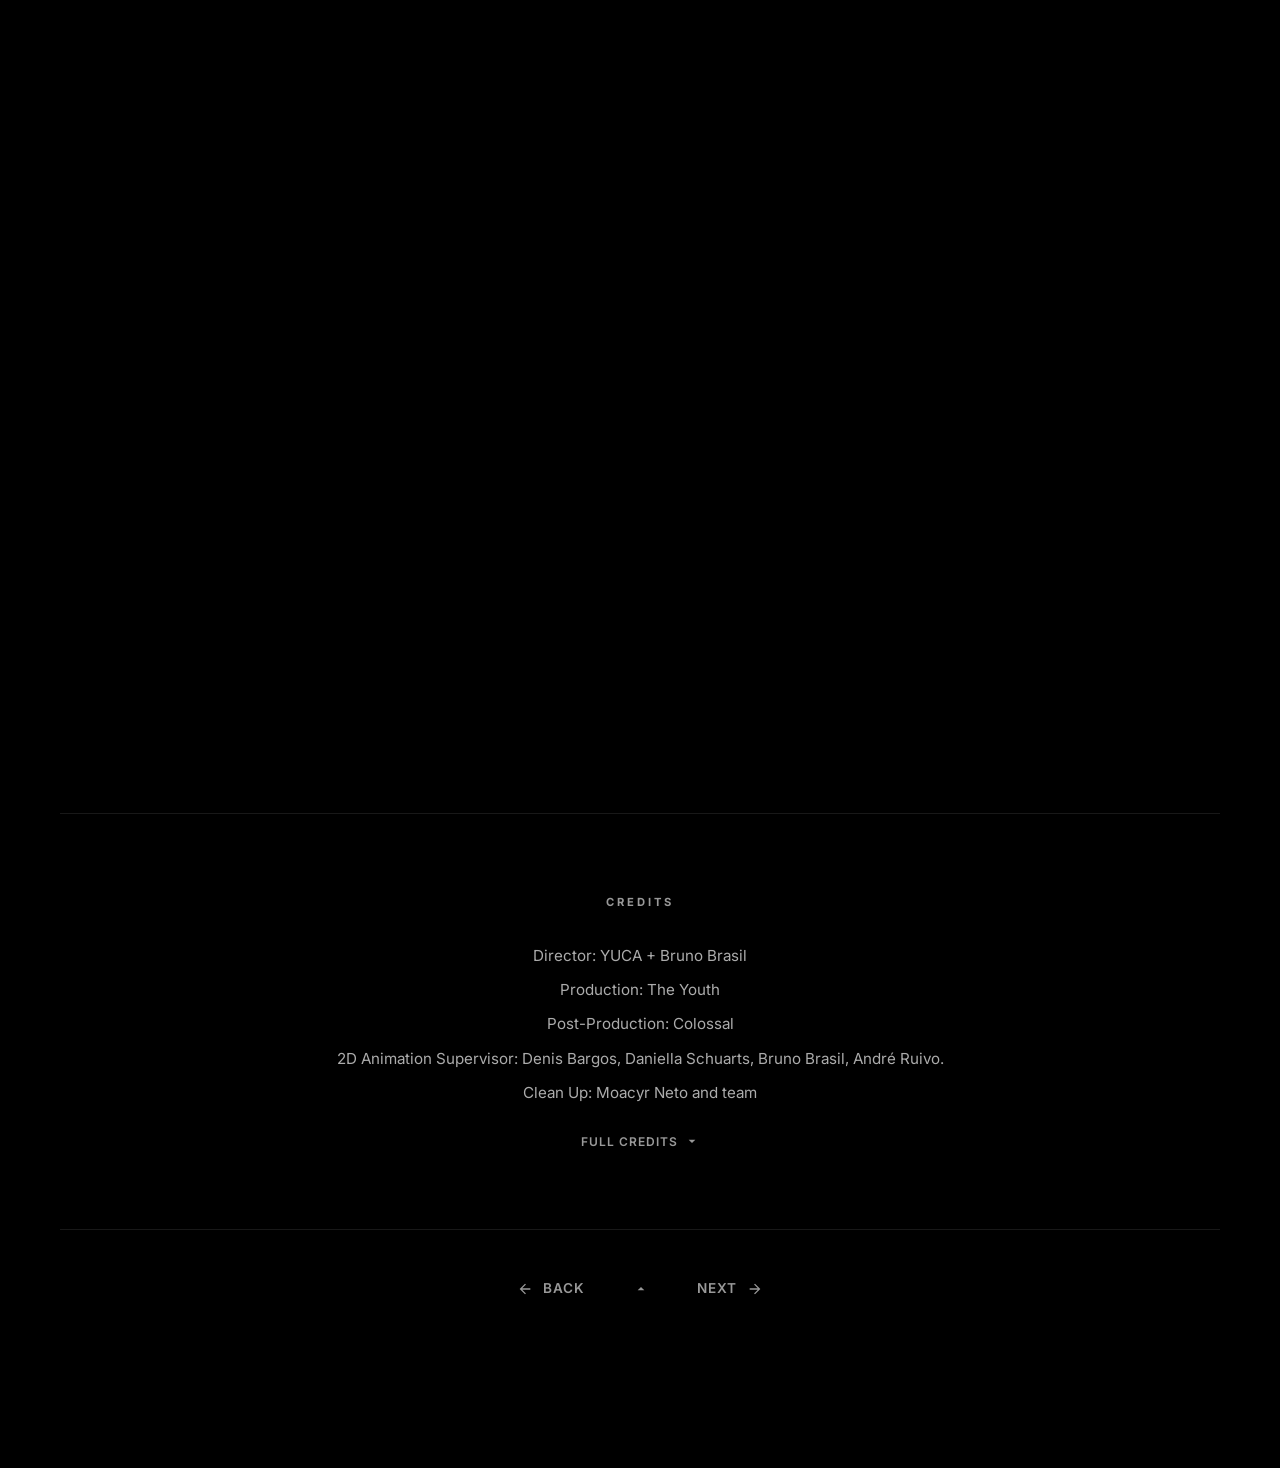
<file: project-impossible-journey.html>
﻿<!DOCTYPE html>
<html lang="pt-br">

<head>
    <meta charset="UTF-8">
    <meta name="viewport" content="width=device-width, initial-scale=1.0, maximum-scale=1.0, user-scalable=no">
    <title>IMPOSSIBLE JOURNEY | Moacyr Neto</title>
    <link rel="icon" type="image/png" href="favicon.png">

    <!-- Open Graph (WhatsApp, Facebook, LinkedIn) -->
    <meta property="og:type" content="website">
    <meta property="og:url" content="https://www.moanimation.com.br/project-impossible-journey.html">
    <meta property="og:title" content="IMPOSSIBLE JOURNEY | Moacyr Neto">
    <meta property="og:description" content="Clean up work on scenes featuring line art, base color, and lighting passes for the Impossible Journey campaign.">
    <meta property="og:image" content="https://www.moanimation.com.br/og-image.jpg">

    <link rel="preconnect" href="https://fonts.googleapis.com">
    <link rel="preconnect" href="https://fonts.gstatic.com" crossorigin>
    <link
        href="https://fonts.googleapis.com/css2?family=Inter:wght@300;400;600;900&family=Outfit:wght@300;400&family=Boldonse&display=swap"
        rel="stylesheet">
    <style>
        :root {
            --bg-color: #000000;
            --text-color: #E5E5E5;
            --accent-color: #FCA311;
            --secondary-color: #0a1020;
            --muted-color: #999999;
            --glass-border: rgba(229, 229, 229, 0.1);
            --transition: all 0.5s cubic-bezier(0.23, 1, 0.32, 1);
        }

        .logo-text {
            display: flex;
            align-items: center;
            text-decoration: none;
            transition: var(--transition);
            cursor: pointer;
        }

        .logo-star {
            width: 32px;
            height: 32px;
            fill: #fff;
            transition: fill 0.3s ease, transform 0.3s ease;
        }

        .logo-text:hover .logo-star {
            fill: var(--accent-color);
            transform: scale(1.1);
        }

        .logo-star.active {
            fill: var(--accent-color) !important;
            transform: scale(0.9);
        }

        * {
            margin: 0;
            padding: 0;
            box-sizing: border-box;
            font-family: 'Inter', sans-serif;
        }

        body {
            background: var(--bg-color);
            color: var(--text-color);
            overflow-x: hidden;
            line-height: 1.6;
        }

        ::-webkit-scrollbar {
            width: 8px;
        }

        ::-webkit-scrollbar-track {
            background: var(--bg-color);
        }

        ::-webkit-scrollbar-thumb {
            background: var(--secondary-color);
            border-radius: 4px;
        }

        .container {
            max-width: 1600px;
            margin: 0 auto;
            padding: 0 60px;
        }

        .back-btn {
            position: fixed;
            top: 24px;
            left: 24px;
            z-index: 100;
            display: flex;
            align-items: center;
            gap: 8px;
            color: var(--text-color);
            text-decoration: none;
            font-size: 0.85rem;
            font-weight: 600;
            letter-spacing: 1px;
            text-transform: uppercase;
            padding: 10px 18px;
            background: rgba(0, 0, 0, 0.6);
            backdrop-filter: blur(12px);
            border: 1px solid var(--glass-border);
            border-radius: 50px;
            transition: var(--transition);
        }

        .back-btn:hover {
            background: var(--accent-color);
            border-color: var(--accent-color);
            color: #000;
        }

        .back-btn svg {
            width: 14px;
            height: 14px;
            fill: currentColor;
        }

        /* Hero desktop */
        .project-hero {
            width: 100%;
            height: 100vh;
            position: relative;
            overflow: hidden;
            background: #000;
        }

        .project-hero-img {
            position: absolute;
            inset: 0;
            width: 100%;
            height: 100%;
            object-fit: cover;
        }

        .project-hero iframe,
        .project-hero video {
            position: absolute;
            inset: 0;
            width: 100%;
            height: 100%;
            object-fit: cover;
            border: none;
        }

        .project-hero-overlay {
            position: absolute;
            inset: 0;
            background: linear-gradient(to bottom, rgba(0, 0, 0, 0.1) 0%, rgba(0, 0, 0, 0) 40%, rgba(0, 0, 0, 0.85) 100%);
            z-index: 1;
        }

        .project-hero-info {
            position: absolute;
            bottom: 60px;
            left: 0;
            right: 0;
            z-index: 2;
        }

        .project-category-tag {
            display: inline-block;
            font-size: 0.7rem;
            font-weight: 700;
            letter-spacing: 3px;
            text-transform: uppercase;
            color: var(--accent-color);
            margin-bottom: 12px;
        }

        .project-hero-title {
            font-family: 'Inter', sans-serif;
            font-weight: 900;
            font-size: clamp(2.5rem, 6vw, 5rem);
            line-height: 1.05;
            color: #fff;
            letter-spacing: 0.05em;
        }

        .project-content {
            padding: 80px 0 120px;
        }

        .project-meta {
            display: grid;
            grid-template-columns: repeat(4, 1fr);
            gap: 1px;
            background: var(--glass-border);
            border: 1px solid var(--glass-border);
            border-radius: 20px;
            overflow: hidden;
            margin-bottom: 80px;
        }

        .meta-item {
            padding: 28px 32px;
            background: var(--bg-color);
        }

        .meta-label {
            font-size: 0.65rem;
            font-weight: 700;
            letter-spacing: 3px;
            text-transform: uppercase;
            color: var(--accent-color);
            margin-bottom: 8px;
        }

        .meta-value {
            font-size: 1rem;
            font-weight: 600;
        }

        .project-description {
            display: grid;
            grid-template-columns: 1fr 1.6fr;
            gap: 80px;
            align-items: start;
            margin-bottom: 80px;
        }

        .project-description h2 {
            font-family: 'Inter', sans-serif;
            font-weight: 900;
            font-size: 2.5rem;
            line-height: 1.1;
            letter-spacing: 0.02em;
            position: sticky;
            top: 100px;
        }

        .project-description h2 span {
            color: var(--accent-color);
        }

        .project-description p {
            font-size: 1.1rem;
            line-height: 1.9;
            opacity: 0.75;
            margin-bottom: 20px;
        }

        .section-divider {
            height: 1px;
            background: var(--glass-border);
            margin: 60px 0;
        }

        /* Cenas */
        .scene-block {
            margin-bottom: 64px;
        }

        .scene-block:last-child {
            margin-bottom: 0;
        }

        .scene-header {
            padding: 0 0 16px;
            border-bottom: 1px solid var(--glass-border);
            margin-bottom: 20px;
        }

        .scene-tag {
            font-size: 0.7rem;
            font-weight: 700;
            letter-spacing: 3px;
            text-transform: uppercase;
            color: var(--accent-color);
        }

        /* Full bleed */
        .scene-gallery-wrap {
            margin: 0 -60px;
        }

        .scene-gallery {
            display: flex;
            flex-direction: column;
            /* evita linha de sub-pixel entre vídeos */
            gap: 0;
            font-size: 0;
        }

        .scene-gif {
            width: 100%;
            overflow: hidden;
            margin-bottom: -1px;
            /* reserva o espaço antes do vídeo carregar — evita flash preto no mobile */
            aspect-ratio: 16/9;
            background: #000;
        }

        .scene-gif:last-child {
            margin-bottom: 0;
        }

        .scene-gif img,
        .scene-gif video {
            width: 100%;
            height: 100%;
            display: block;
            object-fit: cover;
            vertical-align: bottom;
        }

        .gif-placeholder {
            width: 100%;
            aspect-ratio: 16/9;
            display: flex;
            flex-direction: column;
            align-items: center;
            justify-content: center;
            gap: 8px;
            color: var(--muted-color);
            font-size: 0.65rem;
            letter-spacing: 2px;
            text-transform: uppercase;
            border: 1px dashed var(--glass-border);
        }

        .gif-placeholder svg {
            width: 22px;
            height: 22px;
            opacity: 0.25;
            fill: currentColor;
        }

        /* Créditos — centralizado entre as duas linhas */
        .project-credits {
            padding: 80px 0;
            border-top: 1px solid var(--glass-border);
            border-bottom: 1px solid var(--glass-border);
            text-align: center;
            display: flex;
            flex-direction: column;
            align-items: center;
            justify-content: center;
            min-height: 260px;
        }

        .credits-title {
            font-size: 0.7rem;
            font-weight: 700;
            letter-spacing: 3px;
            text-transform: uppercase;
            color: var(--muted-color);
            margin-bottom: 32px;
        }

        .credits-list {
            display: flex;
            flex-direction: column;
            gap: 10px;
        }

        .credit-line {
            font-size: 0.95rem;
            color: var(--text-color);
            opacity: 0.75;
            line-height: 1.6;
        }

        .credit-line strong {
            font-weight: 400;
        }

        /* Nav inferior — centralizado, sem borda própria (créditos já tem borda abaixo) */
        .project-nav {
            display: flex;
            justify-content: center;
            align-items: center;
            gap: 48px;
            padding: 48px 0;
        }

        .project-nav a {
            display: flex;
            align-items: center;
            gap: 10px;
            text-decoration: none;
            color: var(--muted-color);
            font-size: 0.85rem;
            font-weight: 600;
            letter-spacing: 1px;
            text-transform: uppercase;
            transition: var(--transition);
        }

        .project-nav a:hover {
            color: var(--accent-color);
        }

        .project-nav a svg {
            width: 16px;
            height: 16px;
            fill: currentColor;
        }

        .project-nav .center-logo {
            font-family: 'Outfit', sans-serif;
            font-weight: 300;
            font-size: 1rem;
            letter-spacing: 2px;
            background: linear-gradient(90deg, var(--accent-color), #fff);
            -webkit-background-clip: text;
            background-clip: text;
            -webkit-text-fill-color: transparent;
            text-decoration: none;
        }

        /* Botão "ver créditos completos" */
        .credits-toggle {
            margin-top: 28px;
            background: none;
            border: none;
            color: var(--muted-color);
            font-size: 0.75rem;
            font-weight: 600;
            letter-spacing: 1px;
            text-transform: uppercase;
            cursor: pointer;
            display: flex;
            align-items: center;
            gap: 6px;
            transition: color 0.3s;
        }

        .credits-toggle:hover {
            color: var(--accent-color);
        }

        .credits-toggle svg {
            transition: transform 0.3s;
        }

        .credits-toggle.open svg {
            transform: rotate(180deg);
        }

        /* Lista completa — escondida por padrão */
        .credits-full {
            display: none;
            margin-top: 28px;
            max-width: 680px;
            text-align: left;
        }

        .credits-full.open {
            display: block;
        }

        .credits-full p {
            font-size: 0.82rem;
            line-height: 1.8;
            opacity: 0.55;
            color: var(--text-color);
            margin-bottom: 12px;
        }

        .credits-full p:last-child {
            margin-bottom: 0;
        }

        /* Vídeo: fade-in quando pronto — evita flash preto no mobile */
        .scene-gif video {
            opacity: 0;
            transition: opacity 0.3s ease;
        }

        .scene-gif video.ready {
            opacity: 1;
        }

        .reveal {
            opacity: 0;
            transform: translateY(30px);
            transition: opacity 0.7s ease, transform 0.7s cubic-bezier(0.23, 1, 0.32, 1);
        }

        .reveal.active {
            opacity: 1;
            transform: translateY(0);
        }

@media (max-width: 768px) {
            .container {
                padding: 0 20px;
            }

.back-btn {
                top: 16px;
                left: 16px;
                font-size: 0.75rem;
                padding: 8px 14px;
            }

            .project-hero {
                height: auto;
                display: flex;
                flex-direction: column;
            }

            .project-hero-img {
                position: static;
                width: 100%;
                height: auto;
                aspect-ratio: 16/9;
                object-fit: cover;
            }

            .project-hero iframe,
            .project-hero video {
                position: static;
                width: 100%;
                height: auto;
                aspect-ratio: 16/9;
            }

            .project-hero-overlay {
                display: none;
            }

            .project-hero-info {
                position: static;
                padding: 20px 20px 0;
                background: var(--bg-color);
            }

            .project-hero-title {
                font-size: 1.8rem;
            }

            .project-content {
                padding: 30px 0 80px;
            }

            .project-meta {
                grid-template-columns: 1fr 1fr;
            }

            .meta-item {
                padding: 16px 18px;
            }

            .meta-value {
                font-size: 0.85rem;
                word-break: break-word;
            }

            .meta-label {
                font-size: 0.55rem;
            }

            .project-description {
                grid-template-columns: 1fr;
                gap: 30px;
            }

            .project-description h2 {
                position: static;
                font-size: 1.8rem;
            }

            .scene-gallery-wrap {
                margin: 0 -20px;
            }

            .project-nav .center-logo {
                display: none;
            }
        }
    </style>
</head>

<body>

    <a href="index.html" class="back-btn">
        <svg viewBox="0 0 24 24">
            <path d="M20 11H7.83l5.59-5.59L12 4l-8 8 8 8 1.41-1.41L7.83 13H20v-2z" />
        </svg>
        <span class="back-label" data-i18n="back">Portfolio</span>
    </a>
    <div class="project-hero">
        <video class="project-hero-img" autoplay muted loop playsinline preload="metadata" poster="ImpossibleJourneyCapa.jpeg">
            <source src="Impossible_Journey_Recorte.webm" type="video/webm">
            <source src="Impossible_Journey_Recorte.mp4" type="video/mp4">
        </video>
        <div class="project-hero-overlay"></div>
        <div class="project-hero-info">
            <div class="container">
                <div class="project-category-tag">Clean Up</div>
                <h1 class="project-hero-title">IMPOSSIBLE JOURNEY</h1>
            </div>
        </div>
    </div>

    <div class="project-content">
        <div class="container">

            <div class="project-meta reveal">
                <div class="meta-item">
                    <div class="meta-label" data-i18n="meta_post">Post-Production</div>
                    <div class="meta-value">Colossal</div>
                </div>
                <div class="meta-item">
                    <div class="meta-label" data-i18n="meta_prod">Production</div>
                    <div class="meta-value">The Youth</div>
                </div>
                <div class="meta-item">
                    <div class="meta-label" data-i18n="meta_year">Year</div>
                    <div class="meta-value">2025</div>
                </div>
                <div class="meta-item">
                    <div class="meta-label" data-i18n="meta_soft">Software</div>
                    <div class="meta-value">Toon Boom</div>
                </div>
            </div>

            <div class="project-description reveal">
                <h2 data-i18n="sobre_title_main">About the<br><span>Project</span></h2>
                <div>
                    <p data-i18n="sobre_p1">Provided Clean up support on scenes featuring base color, lighting, and
                        shadow passes before the traditional painting process. Directed by YUCA.</p>
                </div>
            </div>

            <div class="section-divider"></div>

            <div id="scenesContainer" class="reveal"></div>

            <!-- â•â•â• CRÃ‰DITOS â•â•â•
                 Adicione linhas no formato: Cargo: Nome(s)
            -->
            <!-- â•â•â• CRÃ‰DITOS â•â•â•
                 Edite os crÃ©ditos principais abaixo.
                 A lista completa fica escondida e expande com o botÃ£o.
            -->
            <div class="project-credits reveal">
                <div class="credits-title" data-i18n="credits_tag">Credits</div>

                <!-- CrÃ©ditos principais â€” apenas os mais relevantes para o seu trabalho -->
                <div class="credits-list">
                    <div class="credit-line">Director: <strong>YUCA + Bruno Brasil</strong></div>
                    <div class="credit-line">Production: <strong>The Youth</strong></div>
                    <div class="credit-line">Post-Production: <strong>Colossal</strong></div>
                    <div class="credit-line">2D Animation Supervisor: <strong>Denis Bargos, Daniella Schuarts, Bruno
                            Brasil, André Ruivo.</strong></div>
                    <div class="credit-line">Clean Up: <strong>Moacyr Neto</strong> and team</div>
                    <!-- âž• adicione ou remova linhas aqui -->
                </div>

                <!-- BotÃ£o para expandir crÃ©ditos completos -->
                <button class="credits-toggle" id="creditsToggle" onclick="toggleCredits()" data-i18n="full_credits">
                    Full Credits
                    <svg id="creditsChevron" viewBox="0 0 24 24" width="16" height="16" fill="currentColor">
                        <path d="M7 10l5 5 5-5z" />
                    </svg>
                </button>

                <!-- Lista completa â€” colada do press kit / vimeo description -->
                <div class="credits-full" id="creditsFull">
                    <p>Executive Creative Director: Eduardo Lubiazi, João Machado. Executive Producer: Eduardo Lubiazi.
                        Head of Production: Daniel Maia. Post-Production Coordinator: Yasmim Uehara. Art Director:
                        Eduardo Rosa. Animation Director: YUCA + Bruno Brasil. DOP: Yuri Maranhão.</p>
                    <p>Producer: Yasmim Uehara, Mauricio Kazu Yamashita. Production Coordinator: Carol Cherobim.
                        Assistant Coordinator: Camila Pires, Lu Krasa.</p>
                    <p>Screenplay: Viton Araújo and Eduardo Tavares. Editor: Leonardo Salomão. Painting Artists: Ana
                        Beatriz Artigas, João Paulo de Carvalho. 2D Animation Supervisor: Denis Bargos, Daniella
                        Schuarts, Bruno Brasil, André Ruivo. VFX Supervision: Rodrigo Stradiotto, Diogo Gameiro.</p>
                    <p>2D Animation: Carol Caporrino, Nana Siqueira, Gabriela Chamorro Diniz, Danila Ribeiro, Thalyne
                        Chrystyna, Gabrielle Paparelli, André Ruivo, Diones Ignacio, Robson Vilalba, Anderson Omori,
                        Gilson Júnior, Bremo, Gui Kirinus, Geovani Angelo, Carlos Yury, Gui Klein, Sid Ahearne,
                        Alexandre Sales, Gabriel Fraga, Gabriel Chagas, Robb Reis, Denis Bargos.</p>
                    <p>Clean Up / Painting: Clara Luz Carvalho Salazar, Nana Siqueira, Giovanna Jahjah, Melissa Ferreira
                        Sartor, Renata SHP, Brenda Maryan, Taiza Nogueira, Mateuz Fernandes, Robson Vilalba, Diones
                        Ignacio, Dudu Querubins, Ulisses Jucá, Luiz Alvares, Pedro Solano, Thallyson Silvestre, Moacyr
                        Neto, Diogo Saraiva, Carlos Yury, Lucas Batalha, Rosinaldo Lages, Josias Bosio, Bruno Mazzilli,
                        Leonardo Vincensi, Rafael Sinnott, Lucas Moraes, Fabio Soro, Lucas Fernandes Siqueira, Jonatas
                        Freire da Silva Souza, Rhuan Gonçalves, Diego Akel, Lucas Felipe Pereira.</p>
                    <p>2D Compositing: Gabriel Rocha, Diego Eduardo Loz, Tiago Castro, Adelir Boeira, Lucas Santiago,
                        Jean Lamin, Alan Jose Dias. Colorist: Erick Moraes. Motion Graphics: Janaína da Veiga.</p>
                    <p>Music: Satélite Áudio. Music Direction: Roberto Coelho, Kito Siqueira e Hurso Ambrifi.</p>
                    <!-- • adicione mais parágrafos se precisar -->
                </div>
            </div>

            <div class="project-nav reveal">
                <a href="project-tiger-beer.html" id="prevProject" data-i18n="nav_prev_link">
                    <svg viewBox="0 0 24 24">
                        <path d="M20 11H7.83l5.59-5.59L12 4l-8 8 8 8 1.41-1.41L7.83 13H20v-2z" />
                    </svg>
                    Back
                </a>
                <div class="logo-video-wrap" style="display: flex; justify-content: center;">
                    <a href="javascript:void(0)" class="logo-text" onclick="scrollToTop(this)" title="Back to top">
                        <svg class="logo-star" viewBox="0 0 24 24">
                            <!-- Seta para cima -->
                            <path d="M7 14l5-5 5 5H7z" />
                        </svg>
                    </a>
                </div>
                <!-- Próximo projeto - link manual se houver -->
                <a href="project-the-lost-glitches.html" id="nextProject" data-i18n="nav_next_link">
                    Next
                    <svg viewBox="0 0 24 24">
                        <path d="M4 11h12.17l-5.59-5.59L12 4l8 8-8 8-1.41-1.41L16.17 13H4v-2z" />
                    </svg>
                </a>
            </div>

        </div>
    </div>

    <script>
        const CENAS = [
            {
                tag: "Clean Up",
                clips: [
                    { src: "ImpossibleJourneySH160_COR_BASE.mp4", label: "SH160 Cor Base" },
                    { src: "ImpossibleJourneySH160_LUZ.mp4", label: "SH160 Luz" },
                    { src: "ImpossibleJourneySH170_COR_BASE.mp4", label: "SH170 Cor Base" },
                    { src: "ImpossibleJourneySH270_COR_BASE.mp4", label: "SH270 Cor Base" },
                    { src: "ImpossibleJourneySH450_COR_BASE.mp4", label: "SH450 Cor Base" },
                    { src: "ImpossibleJourneyBebe_01.mp4", label: "Bebê 01" },
                    { src: "ImpossibleJourneyBebe_02.mp4", label: "Bebê 02" },
                    { src: "ImpossibleJourneyBebe_03.mp4", label: "Bebê 03" },
                ]
            },
        ];

        const iconImg = `<svg viewBox="0 0 24 24"><path d="M21 19V5c0-1.1-.9-2-2-2H5c-1.1 0-2 .9-2 2v14c0 1.1.9 2 2 2h14c1.1 0 2-.9 2-2zM8.5 13.5l2.5 3.01L14.5 12l4.5 6H5l3.5-4.5z"/></svg>`;

        const container = document.getElementById('scenesContainer');
        container.innerHTML = CENAS.map(c => {
            const clipsHTML = c.clips && c.clips.length
                ? `<div class="scene-gallery-wrap"><div class="scene-gallery">
                ${c.clips.map(g => {
                    if (!g.src) {
                        return `<div class="scene-gif"><div class="gif-placeholder">${iconImg}<span>${g.label}</span></div></div>`;
                    }
                    const isVideo = /\.(webm|mp4|mov)$/i.test(g.src);
                    if (isVideo) {
                        // preload="none" — só carrega quando o observer mandar
                        return `<div class="scene-gif"><video loop muted playsinline preload="metadata"><source src="${g.src}" type="video/mp4"></video></div>`;
                    }
                    return `<div class="scene-gif"><img src="${g.src}" alt="${g.label}" loading="lazy"></div>`;
                }).join('')}
               </div></div>`
                : '';

            return `
        <div class="scene-block reveal">
            <div class="scene-header">
                <span class="scene-tag">${c.tag}</span>
            </div>
            ${clipsHTML}
        </div>`;
        }).join('');

        // ── Reveal observer (seções gerais) ──────────────────────────────
        const revealObs = new IntersectionObserver(
            entries => entries.forEach(e => { if (e.isIntersecting) e.target.classList.add('active'); }),
            { threshold: 0.08 }
        );
        document.querySelectorAll('.reveal').forEach(el => revealObs.observe(el));

        // ── Play/Pause observer — toca só quando visível ──────────────
        // threshold: 0.25 = pelo menos 25% do vídeo na tela para começar
        const videoObs = new IntersectionObserver(entries => {
            entries.forEach(e => {
                const video = e.target.querySelector('video');
                if (!video) return;
                if (e.isIntersecting) {
                    video.play().catch(() => { }); // catch ignora bloqueio de autoplay
                } else {
                    video.pause();
                }
            });
        }, { threshold: 0.25 });

        document.querySelectorAll('.scene-gif').forEach(el => videoObs.observe(el));

        // ── Fade-in quando o vídeo tem dados suficientes para exibir ─────
        // Evita flash preto no mobile — o vídeo só aparece quando tem o 1º frame
        document.querySelectorAll('.scene-gif video').forEach(video => {
            const show = () => video.classList.add('ready');
            if (video.readyState >= 1) {
                show();
            } else {
                video.addEventListener('loadedmetadata', show, { once: true });
                video.addEventListener('loadeddata', show, { once: true });
                video.addEventListener('canplay', show, { once: true });
            }
        });

        function toggleCredits() {
            const full = document.getElementById('creditsFull');
            const toggle = document.getElementById('creditsToggle');
            const isOpen = full.classList.toggle('open');
            toggle.classList.toggle('open', isOpen);
            toggle.childNodes[0].textContent = isOpen ? 'Close Credits ' : 'Full Credits ';
        }
    </script>

    </body>

</html>
</file>
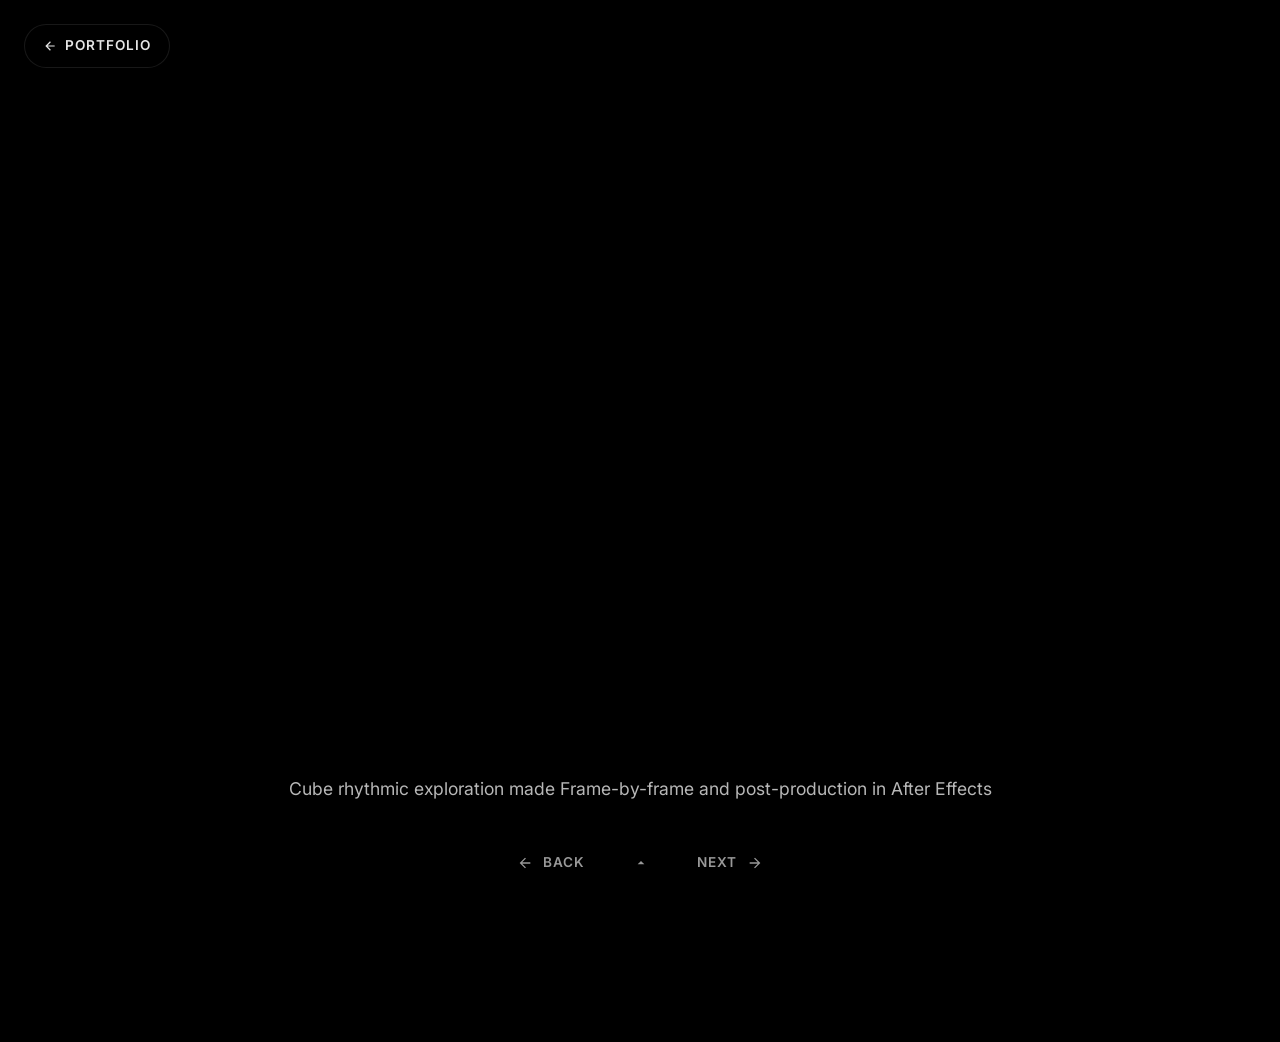
<file: project-just-a-cube.html>
﻿<!DOCTYPE html>
<html lang="pt-br">

<head>
    <meta charset="UTF-8">
    <meta name="viewport" content="width=device-width, initial-scale=1.0, maximum-scale=1.0, user-scalable=no">
    <title>Just a Cube | Moacyr Neto</title>
    <link rel="icon" type="image/png" href="favicon.png">

    <!-- Open Graph (WhatsApp, Facebook, LinkedIn) -->
    <meta property="og:type" content="website">
    <meta property="og:url" content="https://www.moanimation.com.br/project-just-a-cube.html">
    <meta property="og:title" content="Just a Cube | Moacyr Neto">
    <meta property="og:description" content="A personal project exploring 2D animation and motion design.">
    <meta property="og:image" content="https://www.moanimation.com.br/og-image.jpg">

    <link rel="preconnect" href="https://fonts.googleapis.com">
    <link rel="preconnect" href="https://fonts.gstatic.com" crossorigin>
    <link
        href="https://fonts.googleapis.com/css2?family=Inter:wght@300;400;600;900&family=Outfit:wght@300;400&family=Boldonse&display=swap"
        rel="stylesheet">
    <style>
        :root {
            --bg-color: #000000;
            --text-color: #E5E5E5;
            --accent-color: #FCA311;
            --secondary-color: #0a1020;
            --muted-color: #999999;
            --glass-border: rgba(229, 229, 229, 0.1);
            --transition: all 0.5s cubic-bezier(0.23, 1, 0.32, 1);
        }

        .logo-text {
            display: flex;
            align-items: center;
            text-decoration: none;
            transition: var(--transition);
            cursor: pointer;
        }

        .logo-star {
            width: 32px;
            height: 32px;
            fill: #fff;
            transition: fill 0.3s ease, transform 0.3s ease;
        }

        .logo-text:hover .logo-star {
            fill: var(--accent-color);
            transform: scale(1.1);
        }

        * {
            margin: 0;
            padding: 0;
            box-sizing: border-box;
            font-family: 'Inter', sans-serif;
        }

        body {
            background: var(--bg-color);
            color: var(--text-color);
            overflow-x: hidden;
            line-height: 1.6;
        }

        ::-webkit-scrollbar {
            width: 8px;
        }

        ::-webkit-scrollbar-track {
            background: var(--bg-color);
        }

        ::-webkit-scrollbar-thumb {
            background: var(--secondary-color);
            border-radius: 4px;
        }

        .container {
            max-width: 1600px;
            margin: 0 auto;
            padding: 0 60px;
        }

        .back-btn {
            position: fixed;
            top: 24px;
            left: 24px;
            z-index: 100;
            display: flex;
            align-items: center;
            gap: 8px;
            color: var(--text-color);
            text-decoration: none;
            font-size: 0.85rem;
            font-weight: 600;
            letter-spacing: 1px;
            text-transform: uppercase;
            padding: 10px 18px;
            background: rgba(0, 0, 0, 0.6);
            backdrop-filter: blur(12px);
            border: 1px solid var(--glass-border);
            border-radius: 50px;
            transition: var(--transition);
        }

        .back-btn:hover {
            background: var(--accent-color);
            border-color: var(--accent-color);
            color: #000;
        }

        .back-btn svg {
            width: 14px;
            height: 14px;
            fill: currentColor;
        }

        .project-hero {
            width: 100%;
            height: 100vh;
            position: relative;
            overflow: hidden;
            background: #000;
        }

        .project-hero-img {
            position: absolute;
            inset: 0;
            width: 100%;
            height: 100%;
            object-fit: cover;
        }

        .project-hero-overlay {
            position: absolute;
            inset: 0;
            background: linear-gradient(to bottom, rgba(0, 0, 0, 0.1) 0%, rgba(0, 0, 0, 0) 40%, rgba(0, 0, 0, 0.85) 100%);
            z-index: 1;
        }

        .project-hero-info {
            position: absolute;
            bottom: 60px;
            left: 0;
            right: 0;
            z-index: 2;
        }

        .project-category-tag {
            display: inline-block;
            font-size: 0.7rem;
            font-weight: 700;
            letter-spacing: 3px;
            text-transform: uppercase;
            color: var(--accent-color);
            margin-bottom: 12px;
        }

        .project-hero-title {
            font-family: 'Inter', sans-serif;
            font-weight: 900;
            font-size: clamp(2.5rem, 6vw, 5rem);
            line-height: 1.05;
            color: #fff;
            letter-spacing: 0.05em;
        }

        .project-content {
            padding: 80px 0 120px;
        }

        .project-meta {
            display: grid;
            grid-template-columns: repeat(4, 1fr);
            gap: 1px;
            background: var(--glass-border);
            border: 1px solid var(--glass-border);
            border-radius: 20px;
            overflow: hidden;
            margin-bottom: 80px;
        }

        .meta-item {
            padding: 28px 32px;
            background: var(--bg-color);
        }

        .meta-label {
            font-size: 0.65rem;
            font-weight: 700;
            letter-spacing: 3px;
            text-transform: uppercase;
            color: var(--accent-color);
            margin-bottom: 8px;
        }

        .meta-value {
            font-size: 1rem;
            font-weight: 600;
        }

        .project-description {
            display: grid;
            grid-template-columns: 1fr 1.6fr;
            gap: 80px;
            align-items: start;
            margin-bottom: 80px;
        }

        .project-description h2 {
            font-family: 'Inter', sans-serif;
            font-weight: 900;
            font-size: 2.5rem;
            line-height: 1.1;
            letter-spacing: 0.02em;
            position: sticky;
            top: 100px;
        }

        .project-description h2 span {
            color: var(--accent-color);
        }

        .project-description p {
            font-size: 1.1rem;
            line-height: 1.9;
            opacity: 0.75;
            margin-bottom: 20px;
        }

        .section-divider {
            height: 1px;
            background: var(--glass-border);
            margin: 60px 0;
        }

        .project-credits {
            padding: 80px 0;
            border-top: 1px solid var(--glass-border);
            border-bottom: 1px solid var(--glass-border);
            text-align: center;
            display: flex;
            flex-direction: column;
            align-items: center;
            justify-content: center;
            min-height: 260px;
            margin-top: 60px;
        }

        .credits-title {
            font-size: 0.7rem;
            font-weight: 700;
            letter-spacing: 3px;
            text-transform: uppercase;
            color: var(--muted-color);
            margin-bottom: 32px;
        }

        .credits-list {
            display: flex;
            flex-direction: column;
            gap: 10px;
        }

        .credit-line {
            font-size: 0.95rem;
            color: var(--text-color);
            opacity: 0.75;
            line-height: 1.6;
        }

        .credit-line strong {
            font-weight: 400;
        }

        .project-nav {
            display: flex;
            justify-content: center;
            align-items: center;
            gap: 48px;
            padding: 48px 0;
        }

        .project-nav a {
            display: flex;
            align-items: center;
            gap: 10px;
            text-decoration: none;
            color: var(--muted-color);
            font-size: 0.85rem;
            font-weight: 600;
            letter-spacing: 1px;
            text-transform: uppercase;
            transition: var(--transition);
        }

        .project-nav a:hover {
            color: var(--accent-color);
        }

        .project-nav a svg {
            width: 16px;
            height: 16px;
            fill: currentColor;
        }

        .reveal {
            opacity: 0;
            transform: translateY(30px);
            transition: opacity 0.7s ease, transform 0.7s cubic-bezier(0.23, 1, 0.32, 1);
        }

        .reveal.active {
            opacity: 1;
            transform: translateY(0);
        }

@media (max-width: 768px) {
            .container {
                padding: 0 20px;
            }

.back-btn {
                top: 16px;
                left: 16px;
                font-size: 0.75rem;
                padding: 8px 14px;
            }

            .project-hero {
                height: auto;
                display: flex;
                flex-direction: column;
            }

            .project-hero-img {
                position: static;
                width: 100%;
                height: auto;
                aspect-ratio: 16/9;
                object-fit: cover;
            }

            .project-hero-overlay {
                display: none;
            }

            .project-hero-info {
                position: static;
                padding: 20px 20px 0;
                background: var(--bg-color);
            }

            .project-hero-title {
                font-size: 1.8rem;
            }

            .project-content {
                padding: 30px 0 80px;
            }

            .project-meta {
                grid-template-columns: 1fr 1fr;
            }

            .meta-item {
                padding: 16px 18px;
            }

            .meta-value {
                font-size: 0.85rem;
                word-break: break-word;
            }

            .meta-label {
                font-size: 0.55rem;
            }

            .project-description {
                grid-template-columns: 1fr;
                gap: 30px;
            }

            .project-description h2 {
                position: static;
                font-size: 1.8rem;
            }
        }
    </style>
</head>

<body>

    <a href="index.html" class="back-btn">
        <svg viewBox="0 0 24 24">
            <path d="M20 11H7.83l5.59-5.59L12 4l-8 8 8 8 1.41-1.41L7.83 13H20v-2z" />
        </svg>
        <span class="back-label" data-i18n="back">Portfolio</span>
    </a>
    <div class="project-content">
        <div class="container">

            <div class="reveal" style="width: 100%; aspect-ratio: 16/9; background: #000; border-radius: 20px; overflow: hidden; margin-bottom: 40px;">
                <!-- Vimeo Embed -->
                <iframe src="https://player.vimeo.com/video/1175227193?color=FCA311&title=0&byline=0&portrait=0" width="100%" height="100%" frameborder="0" allow="autoplay; fullscreen; picture-in-picture" allowfullscreen></iframe>
            </div>

            <div class="project-description reveal" style="max-width: 800px; margin: 0 auto; text-align: center; display: block;">
                <p data-i18n="sobre_p1" style="font-size: 1.1rem; line-height: 1.8; opacity: 0.8; margin-bottom: 0;">Art direction and animation by Moacyr Neto.</p>
            </div>

            <div class="project-nav reveal">
                <a href="project-open-your-eyes.html" id="prevProject">
                    <svg viewBox="0 0 24 24">
                        <path d="M20 11H7.83l5.59-5.59L12 4l-8 8 8 8 1.41-1.41L7.83 13H20v-2z" />
                    </svg>
                    <span data-i18n="nav_prev">Back</span>
                </a>
                <div class="logo-video-wrap" style="display: flex; justify-content: center;">
                    <a href="javascript:void(0)" class="logo-text" onclick="scrollToTop(this)" title="Back to top">
                        <svg class="logo-star" viewBox="0 0 24 24">
                            <path d="M7 14l5-5 5 5H7z" />
                        </svg>
                    </a>
                </div>
                <a href="project-open-your-eyes.html" id="nextProject">
                    <span data-i18n="nav_next">Next</span>
                    <svg viewBox="0 0 24 24">
                        <path d="M4 11h12.17l-5.59-5.59L12 4l8 8-8 8-1.41-1.41L16.17 13H4v-2z" />
                    </svg>
                </a>
            </div>

        </div>
    </div>

    <script>
        // Reveal observer
        const revealObs = new IntersectionObserver(
            entries => entries.forEach(e => { if (e.isIntersecting) e.target.classList.add('active'); }),
            { threshold: 0.08 }
        );
        document.querySelectorAll('.reveal').forEach(el => revealObs.observe(el));

        // i18n
        const T = {
            pt: { back: "Portfólio", sobre_p1: "Exploração rítmica a partir de um cubo feita no Frame-a-frame e Pós-produção no After Effects", nav_prev: "Voltar", nav_next: "Próximo" },
            en: { back: "Portfolio", sobre_p1: "Cube rhythmic exploration made Frame-by-frame and post-production in After Effects", nav_prev: "Back", nav_next: "Next" }
        };

        let lang = 'en';
        function toggleLang() {
            lang = lang === 'pt' ? 'en' : 'pt';
            document.getElementById('langBtn').textContent = lang === 'pt' ? 'EN' : 'PT';
            
            document.querySelectorAll('[data-i18n]').forEach(el => {
                const key = el.getAttribute('data-i18n');
                if (T[lang][key]) {
                    el.textContent = T[lang][key];
                }
            });
        }
        
        
        // Inicializa com a linguagem padrão ou do navegador
        applyLang(lang);
        function applyLang(l) {
            document.querySelectorAll('[data-i18n]').forEach(el => {
                const key = el.getAttribute('data-i18n');
                if (T[l][key]) {
                    el.textContent = T[l][key];
                }
            });
        }

        // ====== Scroll to Top Logic ======
        function scrollToTop(el) {
            window.scrollTo({ top: 0, behavior: 'smooth' });
            const star = el.querySelector('.logo-star');
            if (star) {
                star.classList.add('active');
                setTimeout(() => star.classList.remove('active'), 400);
            }
        }
    </script>
</body>
</html>
</file>
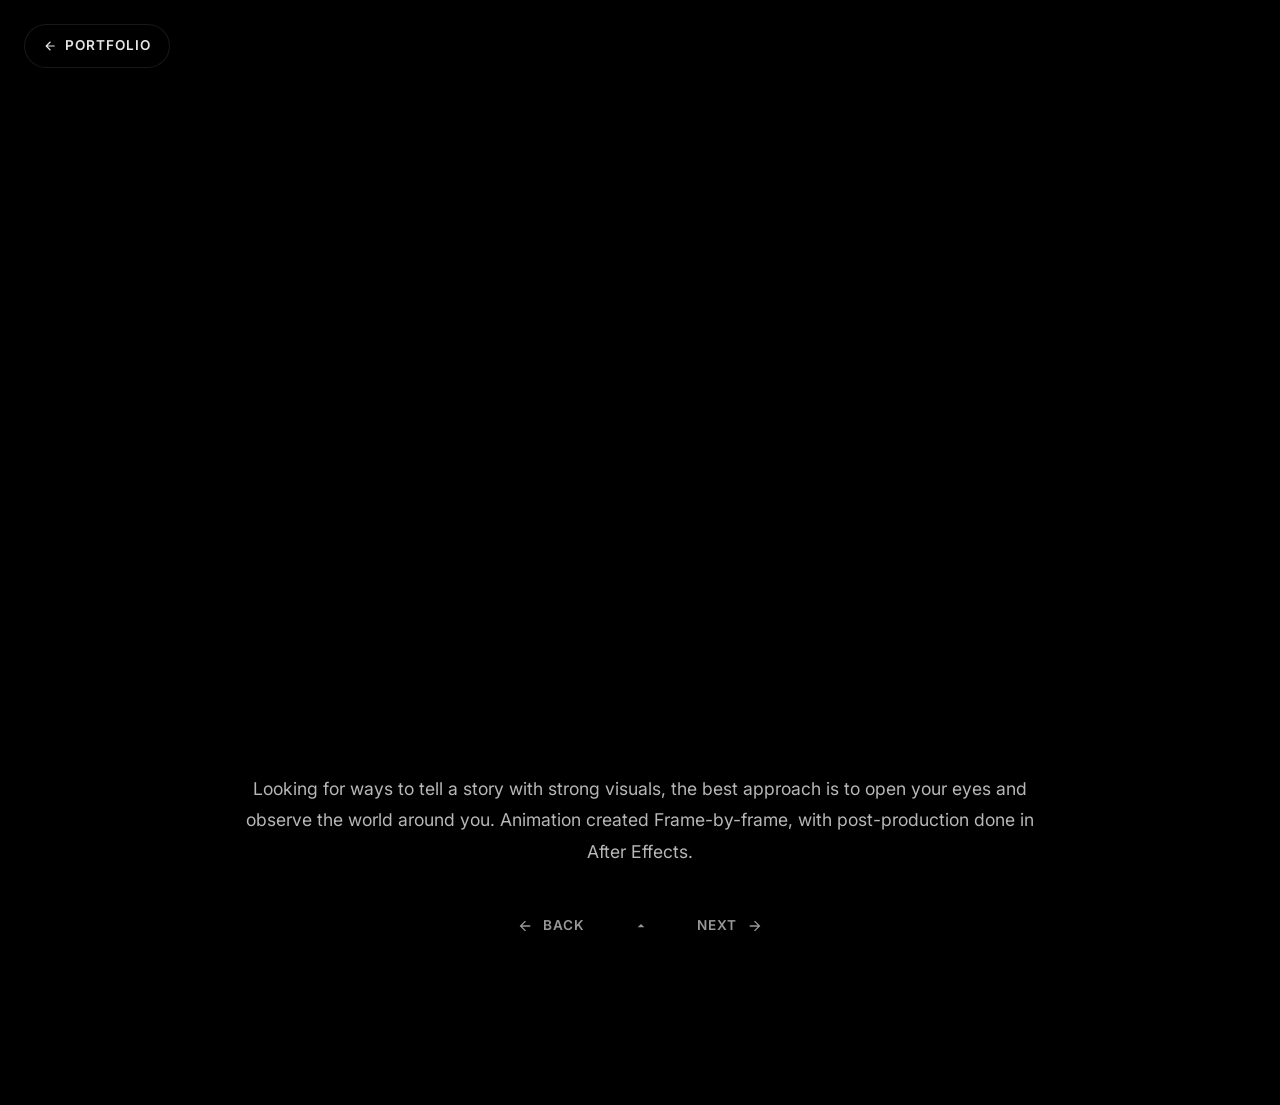
<file: project-open-your-eyes.html>
﻿<!DOCTYPE html>
<html lang="pt-br">

<head>
    <meta charset="UTF-8">
    <meta name="viewport" content="width=device-width, initial-scale=1.0, maximum-scale=1.0, user-scalable=no">
    <title>Open your eyes | Moacyr Neto</title>
    <link rel="icon" type="image/png" href="favicon.png">

    <!-- Open Graph (WhatsApp, Facebook, LinkedIn) -->
    <meta property="og:type" content="website">
    <meta property="og:url" content="https://www.moanimation.com.br/project-open-your-eyes.html">
    <meta property="og:title" content="Open Your Eyes | Moacyr Neto">
    <meta property="og:description" content="A personal project exploring clean up and 2D animation.">
    <meta property="og:image" content="https://www.moanimation.com.br/og-image.jpg">

    <link rel="preconnect" href="https://fonts.googleapis.com">
    <link rel="preconnect" href="https://fonts.gstatic.com" crossorigin>
    <link
        href="https://fonts.googleapis.com/css2?family=Inter:wght@300;400;600;900&family=Outfit:wght@300;400&family=Boldonse&display=swap"
        rel="stylesheet">
    <style>
        :root {
            --bg-color: #000000;
            --text-color: #E5E5E5;
            --accent-color: #FCA311;
            --secondary-color: #0a1020;
            --muted-color: #999999;
            --glass-border: rgba(229, 229, 229, 0.1);
            --transition: all 0.5s cubic-bezier(0.23, 1, 0.32, 1);
        }

        .logo-text {
            display: flex;
            align-items: center;
            text-decoration: none;
            transition: var(--transition);
            cursor: pointer;
        }

        .logo-star {
            width: 32px;
            height: 32px;
            fill: #fff;
            transition: fill 0.3s ease, transform 0.3s ease;
        }

        .logo-text:hover .logo-star {
            fill: var(--accent-color);
            transform: scale(1.1);
        }

        * {
            margin: 0;
            padding: 0;
            box-sizing: border-box;
            font-family: 'Inter', sans-serif;
        }

        body {
            background: var(--bg-color);
            color: var(--text-color);
            overflow-x: hidden;
            line-height: 1.6;
        }

        ::-webkit-scrollbar {
            width: 8px;
        }

        ::-webkit-scrollbar-track {
            background: var(--bg-color);
        }

        ::-webkit-scrollbar-thumb {
            background: var(--secondary-color);
            border-radius: 4px;
        }

        .container {
            max-width: 1600px;
            margin: 0 auto;
            padding: 0 60px;
        }

        .back-btn {
            position: fixed;
            top: 24px;
            left: 24px;
            z-index: 100;
            display: flex;
            align-items: center;
            gap: 8px;
            color: var(--text-color);
            text-decoration: none;
            font-size: 0.85rem;
            font-weight: 600;
            letter-spacing: 1px;
            text-transform: uppercase;
            padding: 10px 18px;
            background: rgba(0, 0, 0, 0.6);
            backdrop-filter: blur(12px);
            border: 1px solid var(--glass-border);
            border-radius: 50px;
            transition: var(--transition);
        }

        .back-btn:hover {
            background: var(--accent-color);
            border-color: var(--accent-color);
            color: #000;
        }

        .back-btn svg {
            width: 14px;
            height: 14px;
            fill: currentColor;
        }

        .project-hero {
            width: 100%;
            height: 100vh;
            position: relative;
            overflow: hidden;
            background: #000;
        }

        .project-hero-img {
            position: absolute;
            inset: 0;
            width: 100%;
            height: 100%;
            object-fit: cover;
        }

        .project-hero-overlay {
            position: absolute;
            inset: 0;
            background: linear-gradient(to bottom, rgba(0, 0, 0, 0.1) 0%, rgba(0, 0, 0, 0) 40%, rgba(0, 0, 0, 0.85) 100%);
            z-index: 1;
        }

        .project-hero-info {
            position: absolute;
            bottom: 60px;
            left: 0;
            right: 0;
            z-index: 2;
        }

        .project-category-tag {
            display: inline-block;
            font-size: 0.7rem;
            font-weight: 700;
            letter-spacing: 3px;
            text-transform: uppercase;
            color: var(--accent-color);
            margin-bottom: 12px;
        }

        .project-hero-title {
            font-family: 'Inter', sans-serif;
            font-weight: 900;
            font-size: clamp(2.5rem, 6vw, 5rem);
            line-height: 1.05;
            color: #fff;
            letter-spacing: 0.05em;
        }

        .project-content {
            padding: 80px 0 120px;
        }

        .project-meta {
            display: grid;
            grid-template-columns: repeat(4, 1fr);
            gap: 1px;
            background: var(--glass-border);
            border: 1px solid var(--glass-border);
            border-radius: 20px;
            overflow: hidden;
            margin-bottom: 80px;
        }

        .meta-item {
            padding: 28px 32px;
            background: var(--bg-color);
        }

        .meta-label {
            font-size: 0.65rem;
            font-weight: 700;
            letter-spacing: 3px;
            text-transform: uppercase;
            color: var(--accent-color);
            margin-bottom: 8px;
        }

        .meta-value {
            font-size: 1rem;
            font-weight: 600;
        }

        .project-description {
            display: grid;
            grid-template-columns: 1fr 1.6fr;
            gap: 80px;
            align-items: start;
            margin-bottom: 80px;
        }

        .project-description h2 {
            font-family: 'Inter', sans-serif;
            font-weight: 900;
            font-size: 2.5rem;
            line-height: 1.1;
            letter-spacing: 0.02em;
            position: sticky;
            top: 100px;
        }

        .project-description h2 span {
            color: var(--accent-color);
        }

        .project-description p {
            font-size: 1.1rem;
            line-height: 1.9;
            opacity: 0.75;
            margin-bottom: 20px;
        }

        .section-divider {
            height: 1px;
            background: var(--glass-border);
            margin: 60px 0;
        }

        .project-credits {
            padding: 80px 0;
            border-top: 1px solid var(--glass-border);
            border-bottom: 1px solid var(--glass-border);
            text-align: center;
            display: flex;
            flex-direction: column;
            align-items: center;
            justify-content: center;
            min-height: 260px;
            margin-top: 60px;
        }

        .credits-title {
            font-size: 0.7rem;
            font-weight: 700;
            letter-spacing: 3px;
            text-transform: uppercase;
            color: var(--muted-color);
            margin-bottom: 32px;
        }

        .credits-list {
            display: flex;
            flex-direction: column;
            gap: 10px;
        }

        .credit-line {
            font-size: 0.95rem;
            color: var(--text-color);
            opacity: 0.75;
            line-height: 1.6;
        }

        .credit-line strong {
            font-weight: 400;
        }

        .project-nav {
            display: flex;
            justify-content: center;
            align-items: center;
            gap: 48px;
            padding: 48px 0;
        }

        .project-nav a {
            display: flex;
            align-items: center;
            gap: 10px;
            text-decoration: none;
            color: var(--muted-color);
            font-size: 0.85rem;
            font-weight: 600;
            letter-spacing: 1px;
            text-transform: uppercase;
            transition: var(--transition);
        }

        .project-nav a:hover {
            color: var(--accent-color);
        }

        .project-nav a svg {
            width: 16px;
            height: 16px;
            fill: currentColor;
        }

        .reveal {
            opacity: 0;
            transform: translateY(30px);
            transition: opacity 0.7s ease, transform 0.7s cubic-bezier(0.23, 1, 0.32, 1);
        }

        .reveal.active {
            opacity: 1;
            transform: translateY(0);
        }

@media (max-width: 768px) {
            .container {
                padding: 0 20px;
            }

.back-btn {
                top: 16px;
                left: 16px;
                font-size: 0.75rem;
                padding: 8px 14px;
            }

            .project-hero {
                height: auto;
                display: flex;
                flex-direction: column;
            }

            .project-hero-img {
                position: static;
                width: 100%;
                height: auto;
                aspect-ratio: 16/9;
                object-fit: cover;
            }

            .project-hero-overlay {
                display: none;
            }

            .project-hero-info {
                position: static;
                padding: 20px 20px 0;
                background: var(--bg-color);
            }

            .project-hero-title {
                font-size: 1.8rem;
            }

            .project-content {
                padding: 30px 0 80px;
            }

            .project-meta {
                grid-template-columns: 1fr 1fr;
            }

            .meta-item {
                padding: 16px 18px;
            }

            .meta-value {
                font-size: 0.85rem;
                word-break: break-word;
            }

            .meta-label {
                font-size: 0.55rem;
            }

            .project-description {
                grid-template-columns: 1fr;
                gap: 30px;
            }

            .project-description h2 {
                position: static;
                font-size: 1.8rem;
            }
        }
    </style>
</head>

<body>

    <a href="index.html" class="back-btn">
        <svg viewBox="0 0 24 24">
            <path d="M20 11H7.83l5.59-5.59L12 4l-8 8 8 8 1.41-1.41L7.83 13H20v-2z" />
        </svg>
        <span class="back-label" data-i18n="back">Portfolio</span>
    </a>
    <div class="project-content">
        <div class="container">

            <div class="reveal" style="width: 100%; aspect-ratio: 16/9; background: #000; border-radius: 20px; overflow: hidden; margin-bottom: 40px;">
                <!-- Vimeo Embed -->
                <iframe src="https://player.vimeo.com/video/1175182044?color=FCA311&title=0&byline=0&portrait=0" width="100%" height="100%" frameborder="0" allow="autoplay; fullscreen; picture-in-picture" allowfullscreen></iframe>
            </div>

            <div class="project-description reveal" style="max-width: 800px; margin: 0 auto; text-align: center; display: block;">
                <p data-i18n="sobre_p1" style="font-size: 1.1rem; line-height: 1.8; opacity: 0.8; margin-bottom: 0;">Art direction and animation by Moacyr Neto.</p>
            </div>

            <div class="project-nav reveal">
                <a href="project-just-a-cube.html" id="prevProject">
                    <svg viewBox="0 0 24 24">
                        <path d="M20 11H7.83l5.59-5.59L12 4l-8 8 8 8 1.41-1.41L7.83 13H20v-2z" />
                    </svg>
                    <span data-i18n="nav_prev">Back</span>
                </a>
                <div class="logo-video-wrap" style="display: flex; justify-content: center;">
                    <a href="javascript:void(0)" class="logo-text" onclick="scrollToTop(this)" title="Back to top">
                        <svg class="logo-star" viewBox="0 0 24 24">
                            <path d="M7 14l5-5 5 5H7z" />
                        </svg>
                    </a>
                </div>
                <a href="project-just-a-cube.html" id="nextProject">
                    <span data-i18n="nav_next">Next</span>
                    <svg viewBox="0 0 24 24">
                        <path d="M4 11h12.17l-5.59-5.59L12 4l8 8-8 8-1.41-1.41L16.17 13H4v-2z" />
                    </svg>
                </a>
            </div>

        </div>
    </div>

    <script>
        // Reveal observer
        const revealObs = new IntersectionObserver(
            entries => entries.forEach(e => { if (e.isIntersecting) e.target.classList.add('active'); }),
            { threshold: 0.08 }
        );
        document.querySelectorAll('.reveal').forEach(el => revealObs.observe(el));

        // i18n
        const T = {
            pt: { back: "Portfólio", sobre_p1: "Ao procurar caminhos de como contar uma história com visual forte, a melhor maneira é abrir os olhos e enxergar ao seu redor. Animação feita no Frame-a-frame e pós-produção no After Effects.", nav_prev: "Voltar", nav_next: "Próximo" },
            en: { back: "Portfolio", sobre_p1: "Looking for ways to tell a story with strong visuals, the best approach is to open your eyes and observe the world around you. Animation created Frame-by-frame, with post-production done in After Effects.", nav_prev: "Back", nav_next: "Next" }
        };

        let lang = 'en';
        function toggleLang() {
            lang = lang === 'pt' ? 'en' : 'pt';
            document.getElementById('langBtn').textContent = lang === 'pt' ? 'EN' : 'PT';
            
            document.querySelectorAll('[data-i18n]').forEach(el => {
                const key = el.getAttribute('data-i18n');
                if (T[lang][key]) {
                    el.textContent = T[lang][key];
                }
            });
        }
        
        
        // Inicializa com a linguagem padrão ou do navegador
        applyLang(lang);
        function applyLang(l) {
            document.querySelectorAll('[data-i18n]').forEach(el => {
                const key = el.getAttribute('data-i18n');
                if (T[l][key]) {
                    el.textContent = T[l][key];
                }
            });
        }

        // ====== Scroll to Top Logic ======
        function scrollToTop(el) {
            window.scrollTo({ top: 0, behavior: 'smooth' });
            const star = el.querySelector('.logo-star');
            if (star) {
                star.classList.add('active');
                setTimeout(() => star.classList.remove('active'), 400);
            }
        }
    </script>
</body>
</html>
</file>
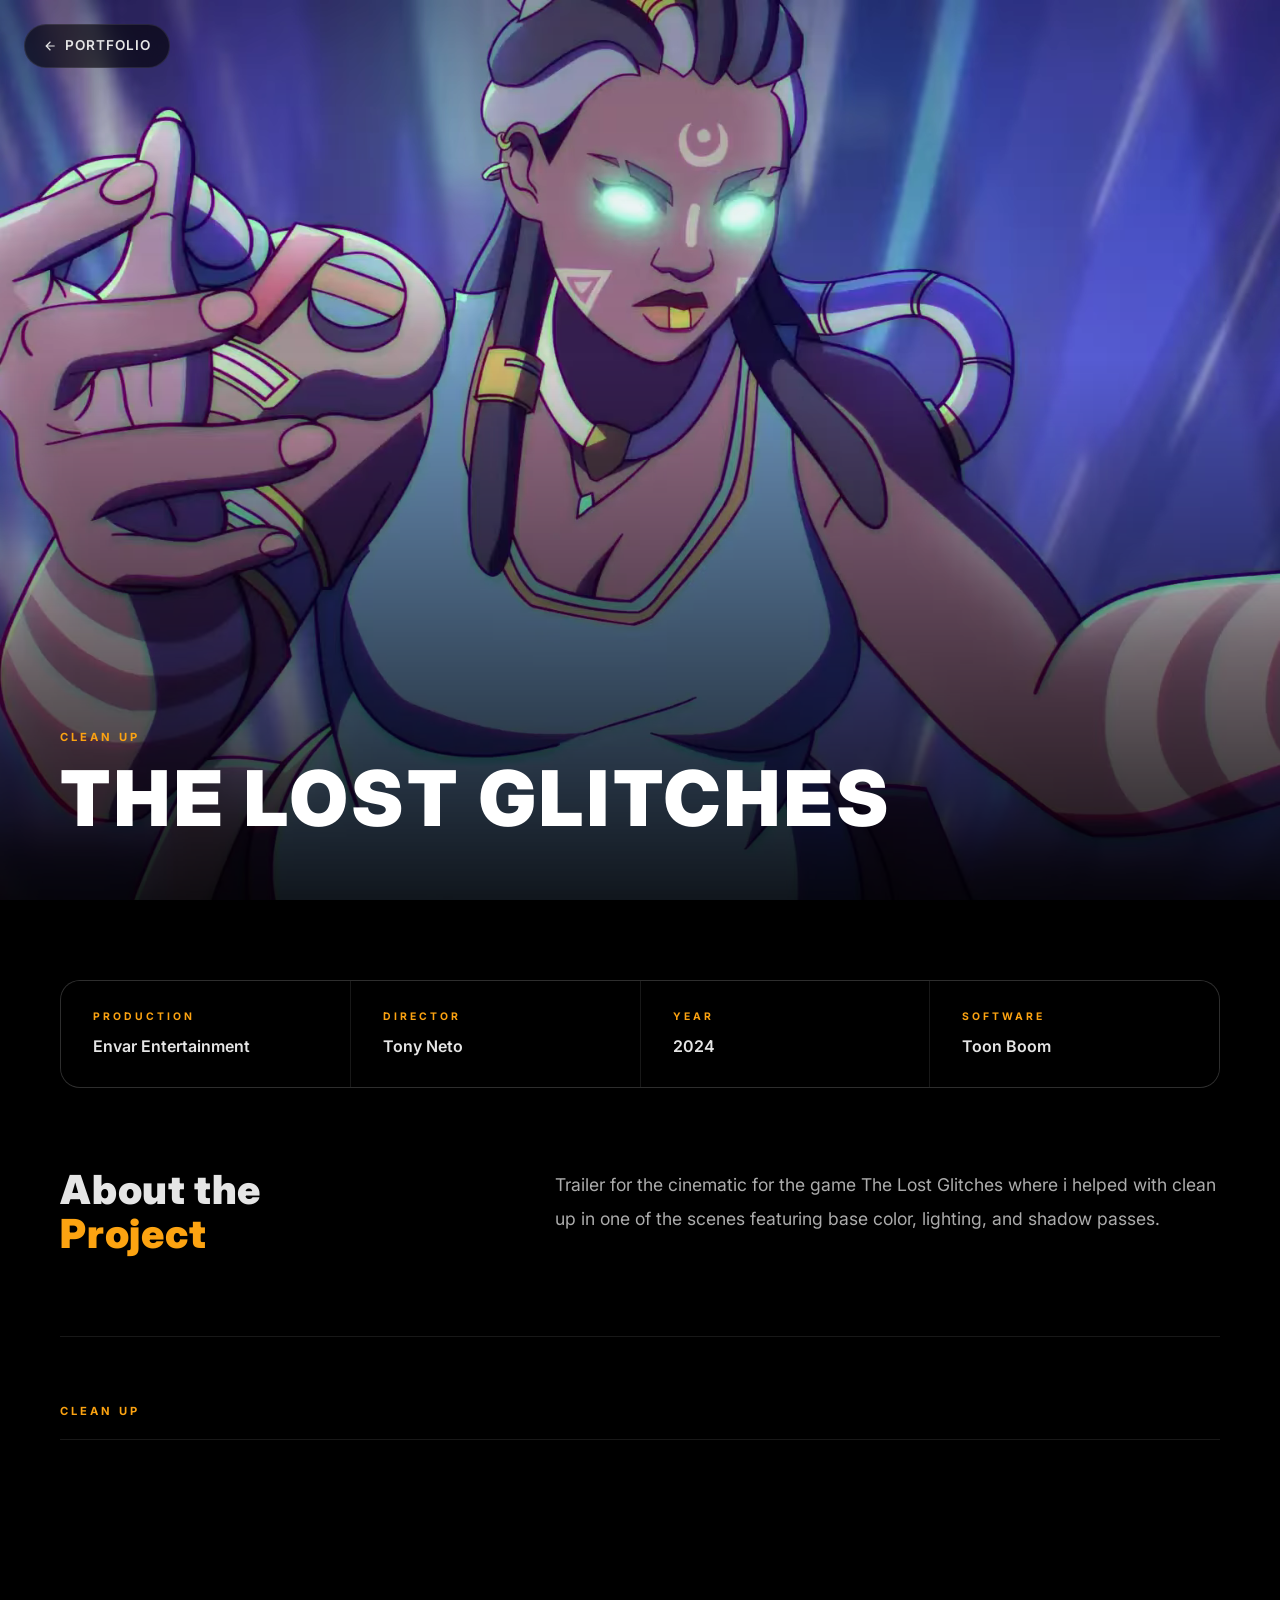
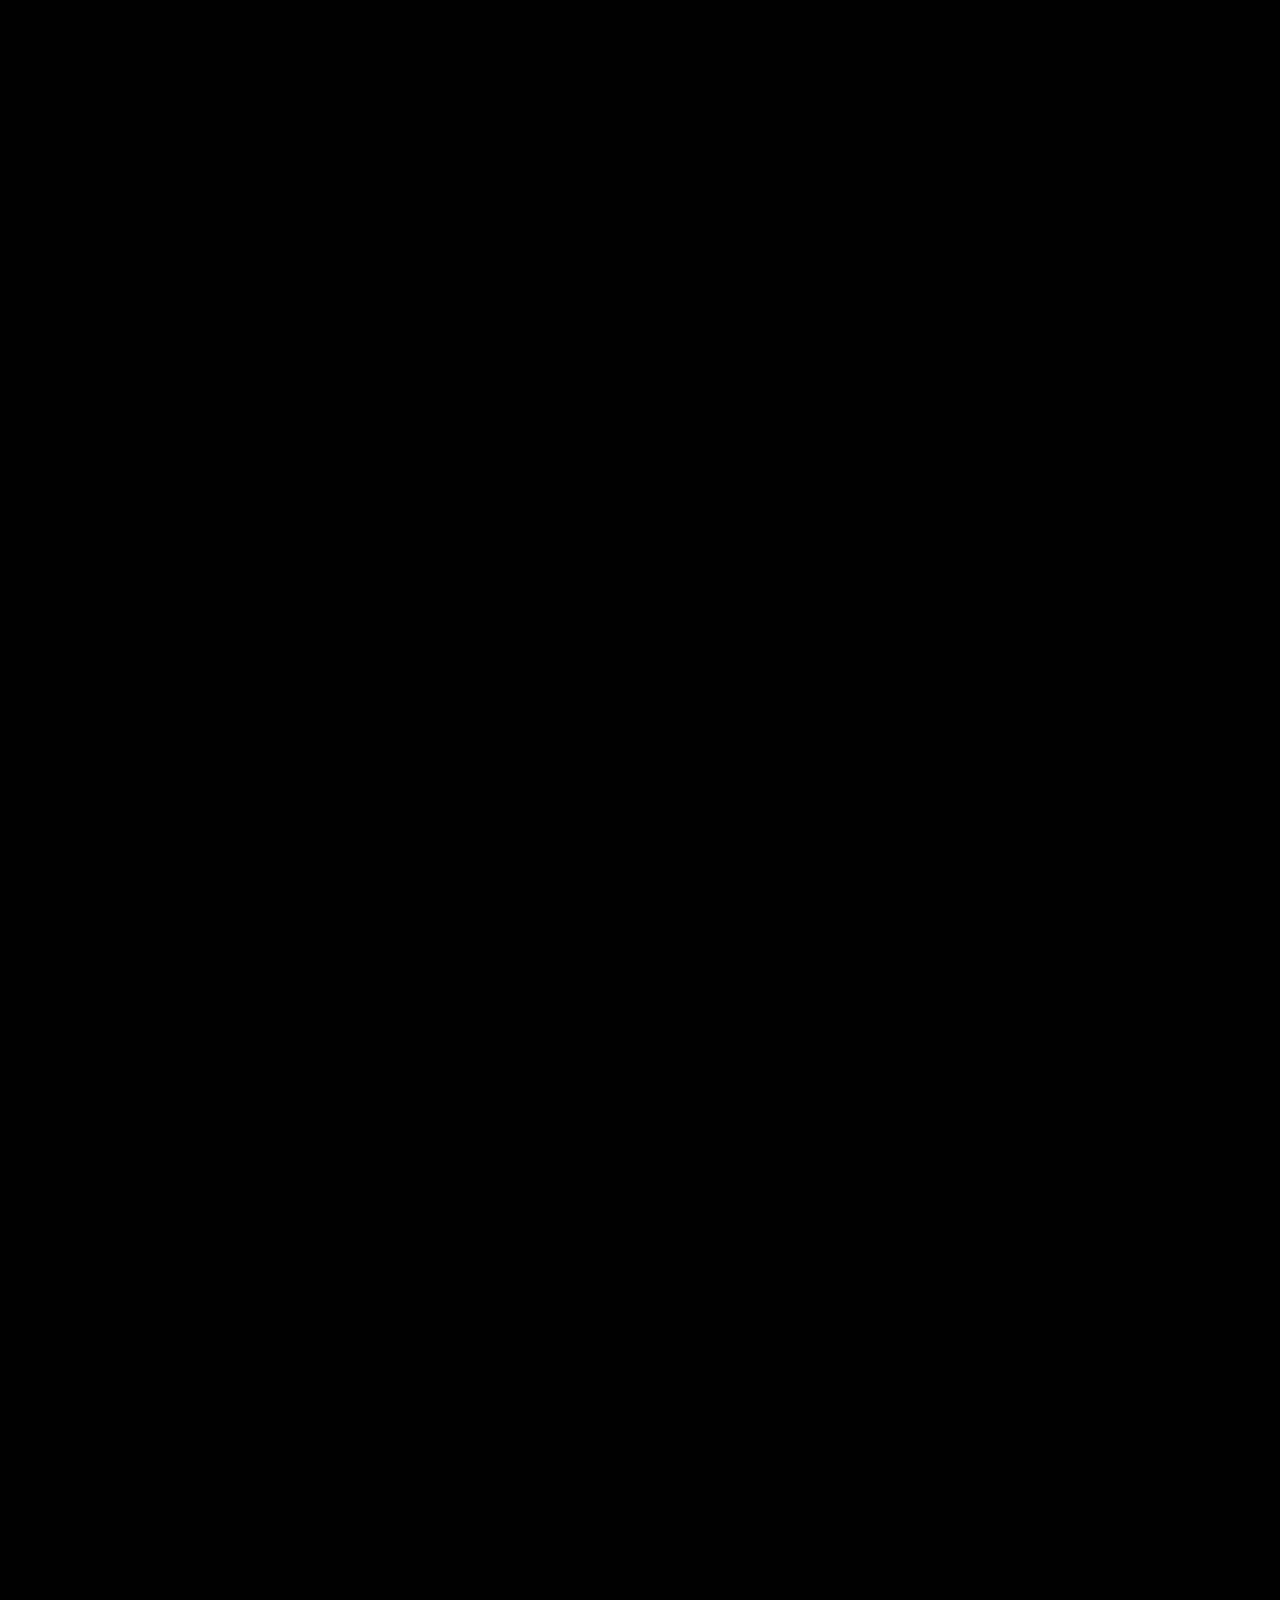
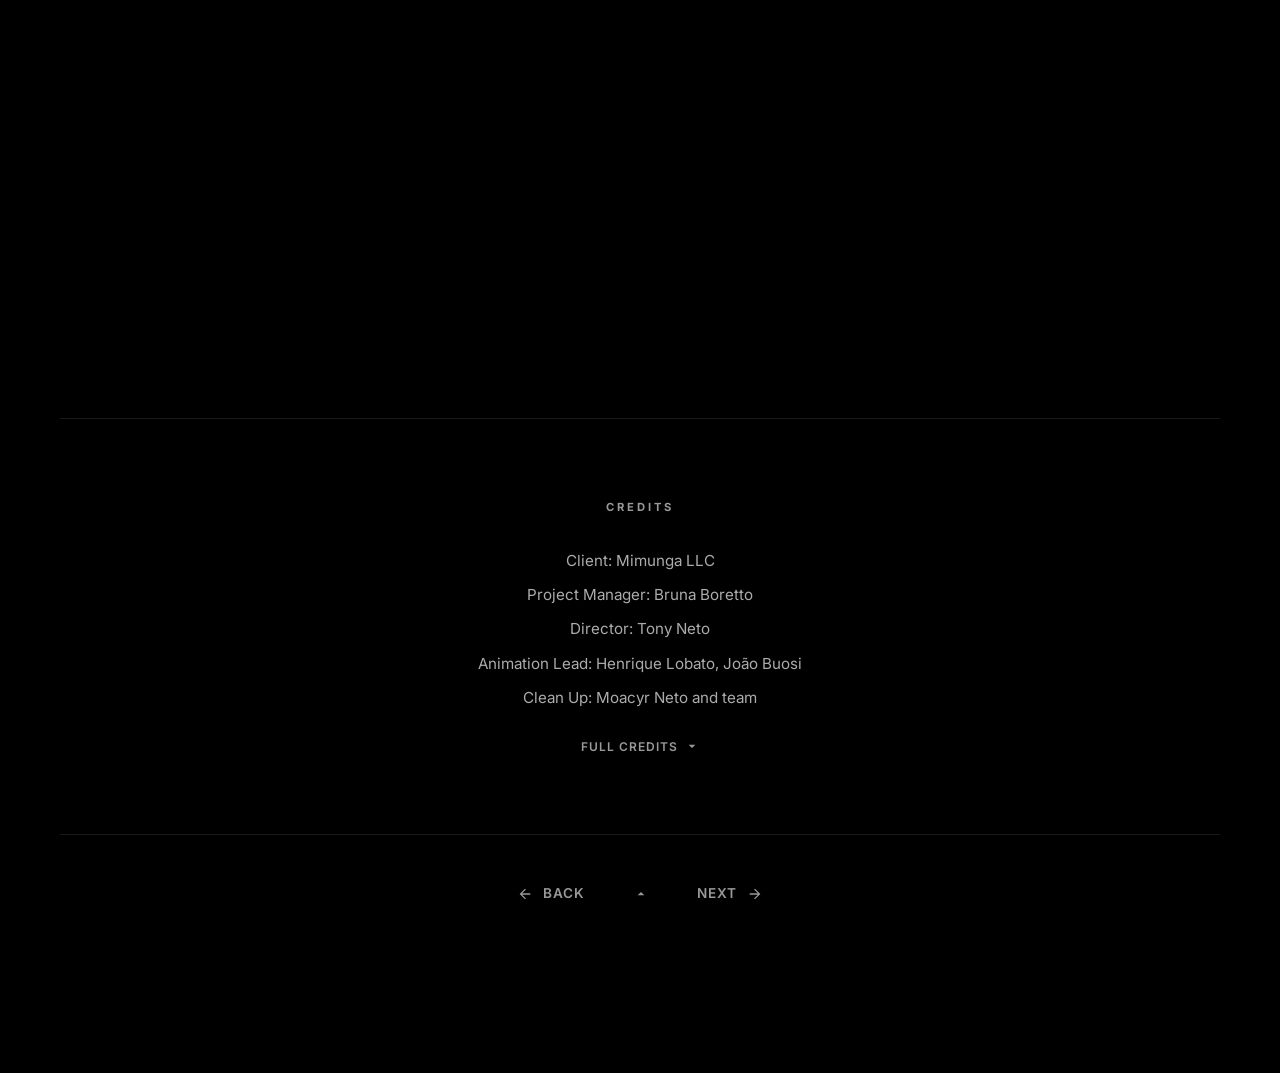
<file: project-the-lost-glitches.html>
﻿<!DOCTYPE html>
<html lang="pt-br">

<head>
    <meta charset="UTF-8">
    <meta name="viewport" content="width=device-width, initial-scale=1.0, maximum-scale=1.0, user-scalable=no">
    <title>THE LOST GLITCHES | Moacyr Neto</title>
    <link rel="icon" type="image/png" href="favicon.png">

    <!-- Open Graph (WhatsApp, Facebook, LinkedIn) -->
    <meta property="og:type" content="website">
    <meta property="og:url" content="https://www.moanimation.com.br/project-the-lost-glitches.html">
    <meta property="og:title" content="THE LOST GLITCHES | Moacyr Neto">
    <meta property="og:description" content="Clean up work on scenes featuring line art, base color, and lighting passes for The Lost Glitches campaign.">
    <meta property="og:image" content="https://www.moanimation.com.br/og-image.jpg">

    <link rel="preconnect" href="https://fonts.googleapis.com">
    <link rel="preconnect" href="https://fonts.gstatic.com" crossorigin>
    <link
        href="https://fonts.googleapis.com/css2?family=Inter:wght@300;400;600;900&family=Outfit:wght@300;400&family=Boldonse&display=swap"
        rel="stylesheet">
    <style>
        :root {
            --bg-color: #000000;
            --text-color: #E5E5E5;
            --accent-color: #FCA311;
            --secondary-color: #0a1020;
            --muted-color: #999999;
            --glass-border: rgba(229, 229, 229, 0.1);
            --transition: all 0.5s cubic-bezier(0.23, 1, 0.32, 1);
        }

        .logo-text {
            display: flex;
            align-items: center;
            text-decoration: none;
            transition: var(--transition);
            cursor: pointer;
        }

        .logo-star {
            width: 32px;
            height: 32px;
            fill: #fff;
            transition: fill 0.3s ease, transform 0.3s ease;
        }

        .logo-text:hover .logo-star {
            fill: var(--accent-color);
            transform: scale(1.1);
        }

        .logo-star.active {
            fill: var(--accent-color) !important;
            transform: scale(0.9);
        }

        * {
            margin: 0;
            padding: 0;
            box-sizing: border-box;
            font-family: 'Inter', sans-serif;
        }

        body {
            background: var(--bg-color);
            color: var(--text-color);
            overflow-x: hidden;
            line-height: 1.6;
        }

        ::-webkit-scrollbar {
            width: 8px;
        }

        ::-webkit-scrollbar-track {
            background: var(--bg-color);
        }

        ::-webkit-scrollbar-thumb {
            background: var(--secondary-color);
            border-radius: 4px;
        }

        .container {
            max-width: 1600px;
            margin: 0 auto;
            padding: 0 60px;
        }

        .back-btn {
            position: fixed;
            top: 24px;
            left: 24px;
            z-index: 100;
            display: flex;
            align-items: center;
            gap: 8px;
            color: var(--text-color);
            text-decoration: none;
            font-size: 0.85rem;
            font-weight: 600;
            letter-spacing: 1px;
            text-transform: uppercase;
            padding: 10px 18px;
            background: rgba(0, 0, 0, 0.6);
            backdrop-filter: blur(12px);
            border: 1px solid var(--glass-border);
            border-radius: 50px;
            transition: var(--transition);
        }

        .back-btn:hover {
            background: var(--accent-color);
            border-color: var(--accent-color);
            color: #000;
        }

        .back-btn svg {
            width: 14px;
            height: 14px;
            fill: currentColor;
        }

        /* Hero desktop */
        .project-hero {
            width: 100%;
            height: 100vh;
            position: relative;
            overflow: hidden;
            background: #000;
        }

        .project-hero-img {
            position: absolute;
            inset: 0;
            width: 100%;
            height: 100%;
            object-fit: cover;
        }

        .project-hero iframe,
        .project-hero video {
            position: absolute;
            inset: 0;
            width: 100%;
            height: 100%;
            object-fit: cover;
            border: none;
        }

        .project-hero-overlay {
            position: absolute;
            inset: 0;
            background: linear-gradient(to bottom, rgba(0, 0, 0, 0.1) 0%, rgba(0, 0, 0, 0) 40%, rgba(0, 0, 0, 0.85) 100%);
            z-index: 1;
        }

        .project-hero-info {
            position: absolute;
            bottom: 60px;
            left: 0;
            right: 0;
            z-index: 2;
        }

        .project-category-tag {
            display: inline-block;
            font-size: 0.7rem;
            font-weight: 700;
            letter-spacing: 3px;
            text-transform: uppercase;
            color: var(--accent-color);
            margin-bottom: 12px;
        }

        .project-hero-title {
            font-family: 'Inter', sans-serif;
            font-weight: 900;
            font-size: clamp(2.5rem, 6vw, 5rem);
            line-height: 1.05;
            color: #fff;
            letter-spacing: 0.05em;
        }

        .project-content {
            padding: 80px 0 120px;
        }

        .project-meta {
            display: grid;
            grid-template-columns: repeat(4, 1fr);
            gap: 1px;
            background: var(--glass-border);
            border: 1px solid var(--glass-border);
            border-radius: 20px;
            overflow: hidden;
            margin-bottom: 80px;
        }

        .meta-item {
            padding: 28px 32px;
            background: var(--bg-color);
        }

        .meta-label {
            font-size: 0.65rem;
            font-weight: 700;
            letter-spacing: 3px;
            text-transform: uppercase;
            color: var(--accent-color);
            margin-bottom: 8px;
        }

        .meta-value {
            font-size: 1rem;
            font-weight: 600;
        }

        .project-description {
            display: grid;
            grid-template-columns: 1fr 1.6fr;
            gap: 80px;
            align-items: start;
            margin-bottom: 80px;
        }

        .project-description h2 {
            font-family: 'Inter', sans-serif;
            font-weight: 900;
            font-size: 2.5rem;
            line-height: 1.1;
            letter-spacing: 0.02em;
            position: sticky;
            top: 100px;
        }

        .project-description h2 span {
            color: var(--accent-color);
        }

        .project-description p {
            font-size: 1.1rem;
            line-height: 1.9;
            opacity: 0.75;
            margin-bottom: 20px;
        }

        .section-divider {
            height: 1px;
            background: var(--glass-border);
            margin: 60px 0;
        }

        /* Cenas */
        .scene-block {
            margin-bottom: 64px;
        }

        .scene-block:last-child {
            margin-bottom: 0;
        }

        .scene-header {
            padding: 0 0 16px;
            border-bottom: 1px solid var(--glass-border);
            margin-bottom: 20px;
        }

        .scene-tag {
            font-size: 0.7rem;
            font-weight: 700;
            letter-spacing: 3px;
            text-transform: uppercase;
            color: var(--accent-color);
        }

        /* Full bleed */
        .scene-gallery-wrap {
            margin: 0 -60px;
        }

        .scene-gallery {
            display: flex;
            flex-direction: column;
            /* evita linha de sub-pixel entre vídeos */
            gap: 0;
            font-size: 0;
        }

        .scene-gif {
            width: 100%;
            overflow: hidden;
            margin-bottom: -1px;
            /* reserva o espaço antes do vídeo carregar — evita flash preto no mobile */
            aspect-ratio: 16/9;
            background: #000;
        }

        .scene-gif:last-child {
            margin-bottom: 0;
        }

        .scene-gif img,
        .scene-gif video {
            width: 100%;
            height: 100%;
            display: block;
            object-fit: cover;
            vertical-align: bottom;
        }

        .gif-placeholder {
            width: 100%;
            aspect-ratio: 16/9;
            display: flex;
            flex-direction: column;
            align-items: center;
            justify-content: center;
            gap: 8px;
            color: var(--muted-color);
            font-size: 0.65rem;
            letter-spacing: 2px;
            text-transform: uppercase;
            border: 1px dashed var(--glass-border);
        }

        .gif-placeholder svg {
            width: 22px;
            height: 22px;
            opacity: 0.25;
            fill: currentColor;
        }

        /* Créditos — centralizado entre as duas linhas */
        .project-credits {
            padding: 80px 0;
            border-top: 1px solid var(--glass-border);
            border-bottom: 1px solid var(--glass-border);
            text-align: center;
            display: flex;
            flex-direction: column;
            align-items: center;
            justify-content: center;
            min-height: 260px;
        }

        .credits-title {
            font-size: 0.7rem;
            font-weight: 700;
            letter-spacing: 3px;
            text-transform: uppercase;
            color: var(--muted-color);
            margin-bottom: 32px;
        }

        .credits-list {
            display: flex;
            flex-direction: column;
            gap: 10px;
        }

        .credit-line {
            font-size: 0.95rem;
            color: var(--text-color);
            opacity: 0.75;
            line-height: 1.6;
        }

        .credit-line strong {
            font-weight: 400;
        }

        /* Nav inferior — centralizado, sem borda própria (créditos já tem borda abaixo) */
        .project-nav {
            display: flex;
            justify-content: center;
            align-items: center;
            gap: 48px;
            padding: 48px 0;
        }

        .project-nav a {
            display: flex;
            align-items: center;
            gap: 10px;
            text-decoration: none;
            color: var(--muted-color);
            font-size: 0.85rem;
            font-weight: 600;
            letter-spacing: 1px;
            text-transform: uppercase;
            transition: var(--transition);
        }

        .project-nav a:hover {
            color: var(--accent-color);
        }

        .project-nav a svg {
            width: 16px;
            height: 16px;
            fill: currentColor;
        }

        .project-nav .center-logo {
            font-family: 'Outfit', sans-serif;
            font-weight: 300;
            font-size: 1rem;
            letter-spacing: 2px;
            background: linear-gradient(90deg, var(--accent-color), #fff);
            -webkit-background-clip: text;
            background-clip: text;
            -webkit-text-fill-color: transparent;
            text-decoration: none;
        }

        /* Botão "ver créditos completos" */
        .credits-toggle {
            margin-top: 28px;
            background: none;
            border: none;
            color: var(--muted-color);
            font-size: 0.75rem;
            font-weight: 600;
            letter-spacing: 1px;
            text-transform: uppercase;
            cursor: pointer;
            display: flex;
            align-items: center;
            gap: 6px;
            transition: color 0.3s;
        }

        .credits-toggle:hover {
            color: var(--accent-color);
        }

        .credits-toggle svg {
            transition: transform 0.3s;
        }

        .credits-toggle.open svg {
            transform: rotate(180deg);
        }

        /* Lista completa — escondida por padrão */
        .credits-full {
            display: none;
            margin-top: 28px;
            max-width: 680px;
            text-align: left;
        }

        .credits-full.open {
            display: block;
        }

        .credits-full p {
            font-size: 0.82rem;
            line-height: 1.8;
            opacity: 0.55;
            color: var(--text-color);
            margin-bottom: 12px;
        }

        .credits-full p:last-child {
            margin-bottom: 0;
        }

        /* Vídeo: fade-in quando pronto — evita flash preto no mobile */
        .scene-gif video {
            opacity: 0;
            transition: opacity 0.3s ease;
        }

        .scene-gif video.ready {
            opacity: 1;
        }

        .reveal {
            opacity: 0;
            transform: translateY(30px);
            transition: opacity 0.7s ease, transform 0.7s cubic-bezier(0.23, 1, 0.32, 1);
        }

        .reveal.active {
            opacity: 1;
            transform: translateY(0);
        }

@media (max-width: 768px) {
            .container {
                padding: 0 20px;
            }

.back-btn {
                top: 16px;
                left: 16px;
                font-size: 0.75rem;
                padding: 8px 14px;
            }

            .project-hero {
                height: auto;
                display: flex;
                flex-direction: column;
            }

            .project-hero-img {
                position: static;
                width: 100%;
                height: auto;
                aspect-ratio: 16/9;
                object-fit: cover;
            }

            .project-hero iframe,
            .project-hero video {
                position: static;
                width: 100%;
                height: auto;
                aspect-ratio: 16/9;
            }

            .project-hero-overlay {
                display: none;
            }

            .project-hero-info {
                position: static;
                padding: 20px 20px 0;
                background: var(--bg-color);
            }

            .project-hero-title {
                font-size: 1.8rem;
            }

            .project-content {
                padding: 30px 0 80px;
            }

            .project-meta {
                grid-template-columns: 1fr 1fr;
            }

            .meta-item {
                padding: 16px 18px;
            }

            .meta-value {
                font-size: 0.85rem;
                word-break: break-word;
            }

            .meta-label {
                font-size: 0.55rem;
            }

            .project-description {
                grid-template-columns: 1fr;
                gap: 30px;
            }

            .project-description h2 {
                position: static;
                font-size: 1.8rem;
            }

            .scene-gallery-wrap {
                margin: 0 -20px;
            }

            .project-nav .center-logo {
                display: none;
            }
        }
    </style>
</head>

<body>

    <a href="index.html" class="back-btn">
        <svg viewBox="0 0 24 24">
            <path d="M20 11H7.83l5.59-5.59L12 4l-8 8 8 8 1.41-1.41L7.83 13H20v-2z" />
        </svg>
        <span class="back-label" data-i18n="back">Portfolio</span>
    </a>
    <div class="project-hero">
        <video class="project-hero-img" autoplay muted loop playsinline preload="metadata" poster="TheLostGlitchesCapa.jpg">
            <source src="The_Lost_Glitches_Recorte.webm" type="video/webm">
            <source src="The_Lost_Glitches_Recorte.mp4" type="video/mp4">
        </video>
        <div class="project-hero-overlay"></div>
        <div class="project-hero-info">
            <div class="container">
                <div class="project-category-tag">Clean Up</div>
                <h1 class="project-hero-title">THE LOST GLITCHES</h1>
            </div>
        </div>
    </div>

    <div class="project-content">
        <div class="container">

            <div class="project-meta reveal">
                <div class="meta-item">
                    <div class="meta-label" data-i18n="meta_prod">Production</div>
                    <div class="meta-value">Envar Entertainment</div>
                </div>
                <div class="meta-item">
                    <div class="meta-label" data-i18n="meta_dir">Director</div>
                    <div class="meta-value">Tony Neto</div>
                </div>
                <div class="meta-item">
                    <div class="meta-label" data-i18n="meta_year">Year</div>
                    <div class="meta-value">2024</div>
                </div>
                <div class="meta-item">
                    <div class="meta-label" data-i18n="meta_soft">Software</div>
                    <div class="meta-value">Toon Boom</div>
                </div>
            </div>

            <div class="project-description reveal">
                <h2 data-i18n="sobre_title_main">About the<br><span>Project</span></h2>
                <div>
                    <p data-i18n="sobre_p1">Trailer for the cinematic for the game The Lost Glitches where i helped with
                        clean up in one of the scenes featuring base color, lighting, and shadow passes.</p>
                </div>
            </div>

            <div class="section-divider"></div>

            <div id="scenesContainer" class="reveal"></div>

            <!-- ═══ CRÉDITOS ═══
                 Adicione linhas no formato: Cargo: Nome(s)
            -->
            <!-- ═══ CRÉDITOS ═══
                 Edite os créditos principais abaixo.
                 A lista completa fica escondida e expande com o botão.
            -->
            <div class="project-credits reveal">
                <div class="credits-title" data-i18n="credits_tag">Credits</div>

                <!-- Créditos principais — apenas os mais relevantes para o seu trabalho -->
                <div class="credits-list">
                    <div class="credit-line">Client: <strong>Mimunga LLC</strong></div>
                    <div class="credit-line">Project Manager: <strong>Bruna Boretto</strong></div>
                    <div class="credit-line">Director: <strong>Tony Neto</strong></div>
                    <div class="credit-line">Animation Lead: <strong>Henrique Lobato, João Buosi</strong></div>
                    <div class="credit-line">Clean Up: <strong>Moacyr Neto</strong> and team</div>
                    <!-- • adicione ou remova linhas aqui -->
                </div>

                <!-- Botão para expandir créditos completos -->
                <button class="credits-toggle" id="creditsToggle" onclick="toggleCredits()" data-i18n="full_credits">
                    Full Credits
                    <svg id="creditsChevron" viewBox="0 0 24 24" width="16" height="16" fill="currentColor">
                        <path d="M7 10l5 5 5-5z" />
                    </svg>
                </button>

                <!-- Lista completa — colada do press kit / vimeo description -->
                <div class="credits-full" id="creditsFull">
                    <p>Client: Mimunga LLC
                        Project Manager: Bruna Boretto. Director: Tony Neto. Script: Lucas Reis, Tony Neto.
                        Animatic: Tony Neto. Animation Lead: Henrique Lobato, João Buosi.</p>
                    <p>Art Director: Kenji Uchima
                        Visual Development: Tiago Calliari. Colorscript: João Capoulade. Styleframe: Herbert Dariel,
                        Kenji Uchima
                        Character Design: Herbert Dariel, Kenji Uchima, Rodrigo Sansei.</p>
                    <p>Environment: Gabriel dos Anjos, Guilherme Lascasas, Rafael Fernandes. Design: Bruno Medeiros,
                        Rafael Fernandes
                        Layout Supervisor: Isabela Littger. Layout: Lila Ginguene, Yangjia Chen, Marcos Goulart, Kenji
                        Uchima, Rodrigo Sansei.</p>
                    <p>Animation: João Buosi, Henrique Lobato, Zhen Zhou, Bruno Cohen, Rohan Deshchougule, Anderson
                        Omori, Geovani Angelo,
                        Philemon Martin, Pedro Ferreira, Breno Rohr, Sixtine James, Robson Menezes, Carlos Yury,
                        Clemence André, Antonin Guerci, Xinxin Quin, Rodrigo Sansei
                        Clean Up: Pudoctopus, Anna Mezzanotte, Xinxin Quin, Pauline Keravec, Laila Monobi, João Pedro
                        Andre, Fabricio Soza, Gabryel Martins, André Feroiz,
                        Matheus Sousa, Dudu Querubins, Lucas Franci, Moacyr Neto, Paula Urbinati, Ataucei, Isadora Bach,
                        Ramona Kruger</p>
                    <p>2D VFX: Marcos Pereira, Pierre Sersour, Andre Camillo
                        Compositing Lead: Isabela Littger. Compositing: Pudoctopus, Isabela Littger
                        Motion Design: Pudoctopus, Jonathas Moura. Edit: Tony Neto, Matheus Miglionico. Sound: MDois</p>
                    <!-- • adicione mais parágrafos se precisar -->
                </div>
            </div>

            <div class="project-nav reveal">
                <a href="project-impossible-journey.html" id="prevProject" data-i18n="nav_prev_link">
                    <svg viewBox="0 0 24 24">
                        <path d="M20 11H7.83l5.59-5.59L12 4l-8 8 8 8 1.41-1.41L7.83 13H20v-2z" />
                    </svg>
                    Back
                </a>
                <div class="logo-video-wrap" style="display: flex; justify-content: center;">
                    <a href="javascript:void(0)" class="logo-text" onclick="scrollToTop(this)" title="Back to top">
                        <svg class="logo-star" viewBox="0 0 24 24">
                            <!-- Seta para cima -->
                            <path d="M7 14l5-5 5 5H7z" />
                        </svg>
                    </a>
                </div>
                <!-- Próximo projeto - link manual se houver -->
                <a href="project-convergence.html" id="nextProject" data-i18n="nav_next_link">
                    Next
                    <svg viewBox="0 0 24 24">
                        <path d="M4 11h12.17l-5.59-5.59L12 4l8 8-8 8-1.41-1.41L16.17 13H4v-2z" />
                    </svg>
                </a>
            </div>

        </div>
    </div>

    <script>
        const CENAS = [
            {
                tag: "Clean Up",
                clips: [
                    { src: "TheLostGlitchesSH380_LINES.mp4", label: "SH380_LINES" },
                    { src: "TheLostGlitchesSH380_COR.mp4", label: "SH380_COR" },
                    { src: "TheLostGlitchesSH380_LUZ.mp4", label: "SH380_LUZ" },
                ]
            },
        ];

        const iconImg = `<svg viewBox="0 0 24 24"><path d="M21 19V5c0-1.1-.9-2-2-2H5c-1.1 0-2 .9-2 2v14c0 1.1.9 2 2 2h14c1.1 0 2-.9 2-2zM8.5 13.5l2.5 3.01L14.5 12l4.5 6H5l3.5-4.5z"/></svg>`;

        const container = document.getElementById('scenesContainer');
        container.innerHTML = CENAS.map(c => {
            const clipsHTML = c.clips && c.clips.length
                ? `<div class="scene-gallery-wrap"><div class="scene-gallery">
                ${c.clips.map(g => {
                    if (!g.src) {
                        return `<div class="scene-gif"><div class="gif-placeholder">${iconImg}<span>${g.label}</span></div></div>`;
                    }
                    const isVideo = /\.(webm|mp4|mov)$/i.test(g.src);
                    if (isVideo) {
                        // preload="none" — só carrega quando o observer mandar
                        return `<div class="scene-gif"><video loop muted playsinline preload="metadata"><source src="${g.src}" type="video/mp4"></video></div>`;
                    }
                    return `<div class="scene-gif"><img src="${g.src}" alt="${g.label}" loading="lazy"></div>`;
                }).join('')}
               </div></div>`
                : '';

            return `
        <div class="scene-block reveal">
            <div class="scene-header">
                <span class="scene-tag">${c.tag}</span>
            </div>
            ${clipsHTML}
        </div>`;
        }).join('');

        // ── Reveal observer (seções gerais) ──────────────────────────────
        const revealObs = new IntersectionObserver(
            entries => entries.forEach(e => { if (e.isIntersecting) e.target.classList.add('active'); }),
            { threshold: 0.08 }
        );
        document.querySelectorAll('.reveal').forEach(el => revealObs.observe(el));

        // ── Play/Pause observer — toca só quando visível ──────────────────
        // threshold: 0.25 = pelo menos 25% do vídeo na tela para começar
        const videoObs = new IntersectionObserver(entries => {
            entries.forEach(e => {
                const video = e.target.querySelector('video');
                if (!video) return;
                if (e.isIntersecting) {
                    video.play().catch(() => { }); // catch ignora bloqueio de autoplay
                } else {
                    video.pause();
                }
            });
        }, { threshold: 0.25 });

        document.querySelectorAll('.scene-gif').forEach(el => videoObs.observe(el));

        // ── Fade-in quando o vídeo tem dados suficientes para exibir ─────
        // Evita flash preto no mobile — o vídeo só aparece quando tem o 1º frame
        document.querySelectorAll('.scene-gif video').forEach(video => {
            const show = () => video.classList.add('ready');
            if (video.readyState >= 1) {
                show();
            } else {
                video.addEventListener('loadedmetadata', show, { once: true });
                video.addEventListener('loadeddata', show, { once: true });
                video.addEventListener('canplay', show, { once: true });
            }
        });

        function toggleCredits() {
            const full = document.getElementById('creditsFull');
            const toggle = document.getElementById('creditsToggle');
            const isOpen = full.classList.toggle('open');
            toggle.classList.toggle('open', isOpen);
            toggle.childNodes[0].textContent = isOpen ? 'Close Credits ' : 'Full Credits ';
        }
    </script>

    </body>

</html>
</file>
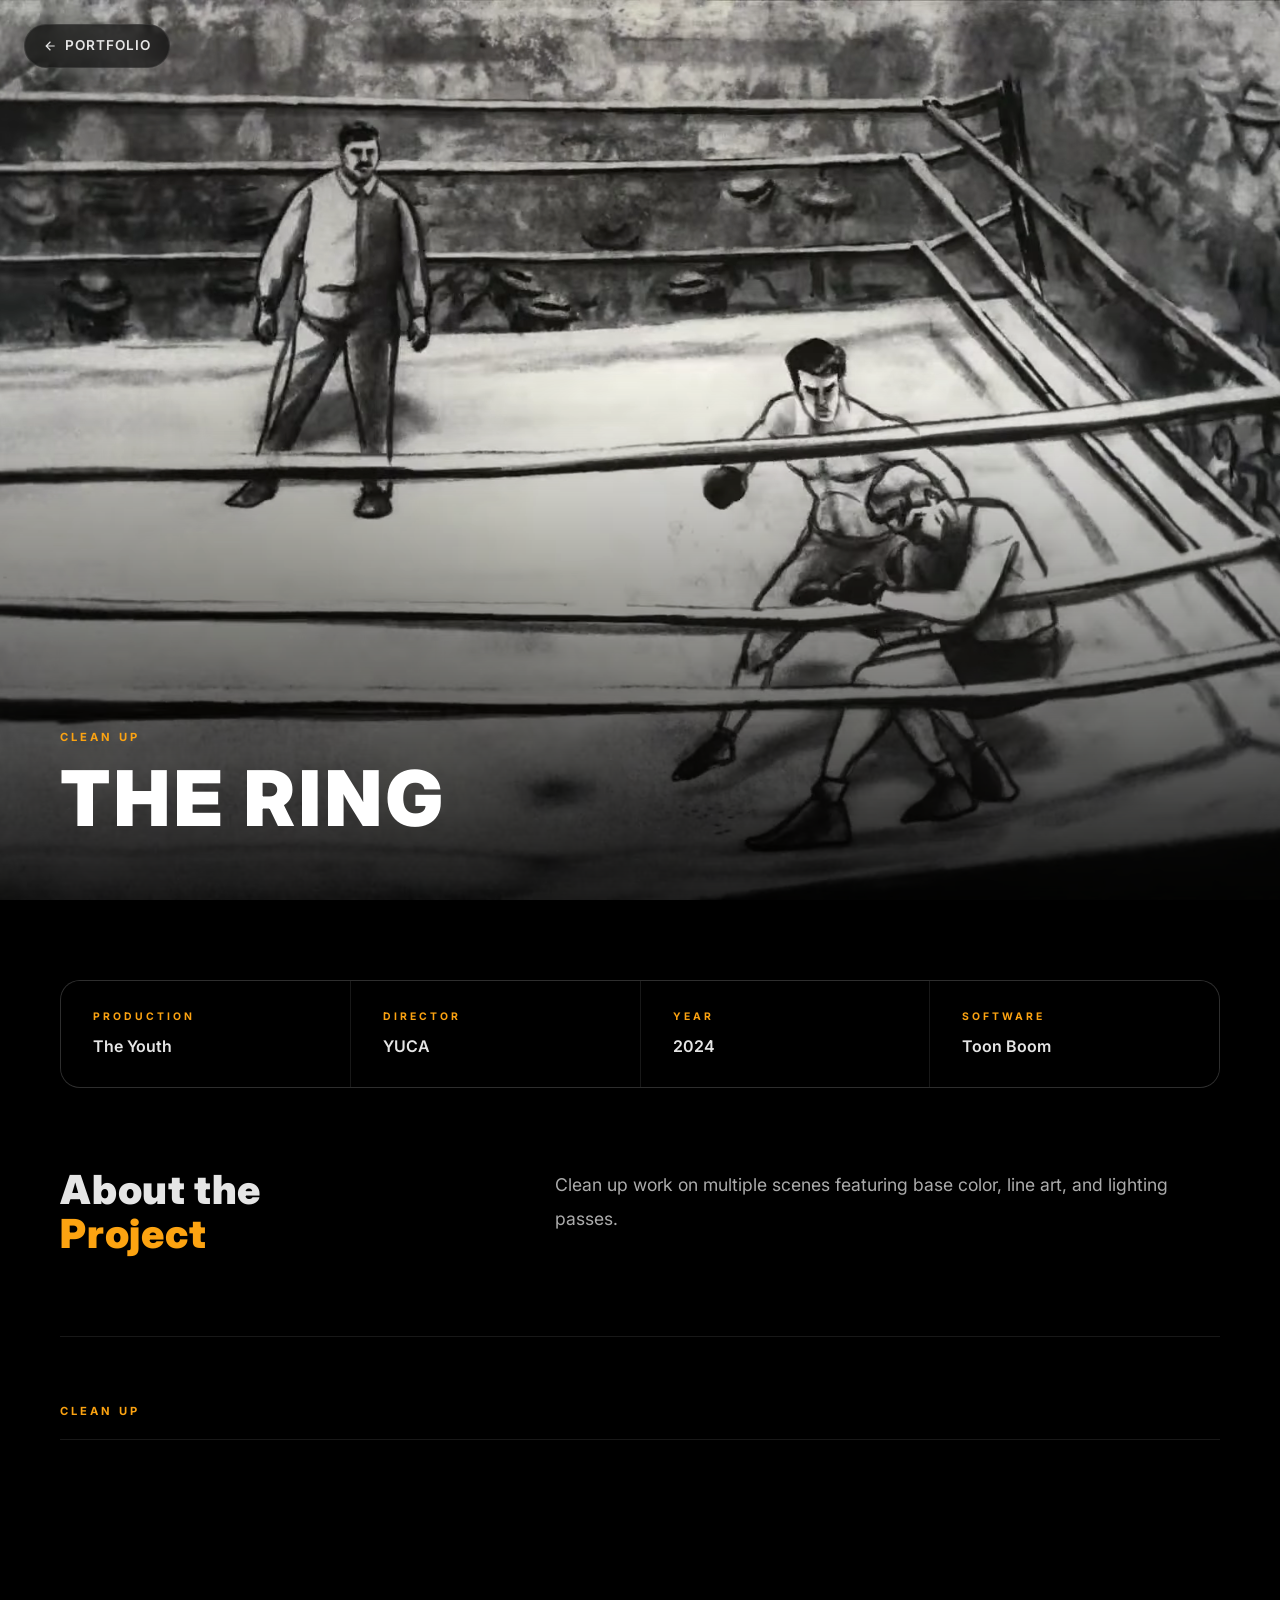
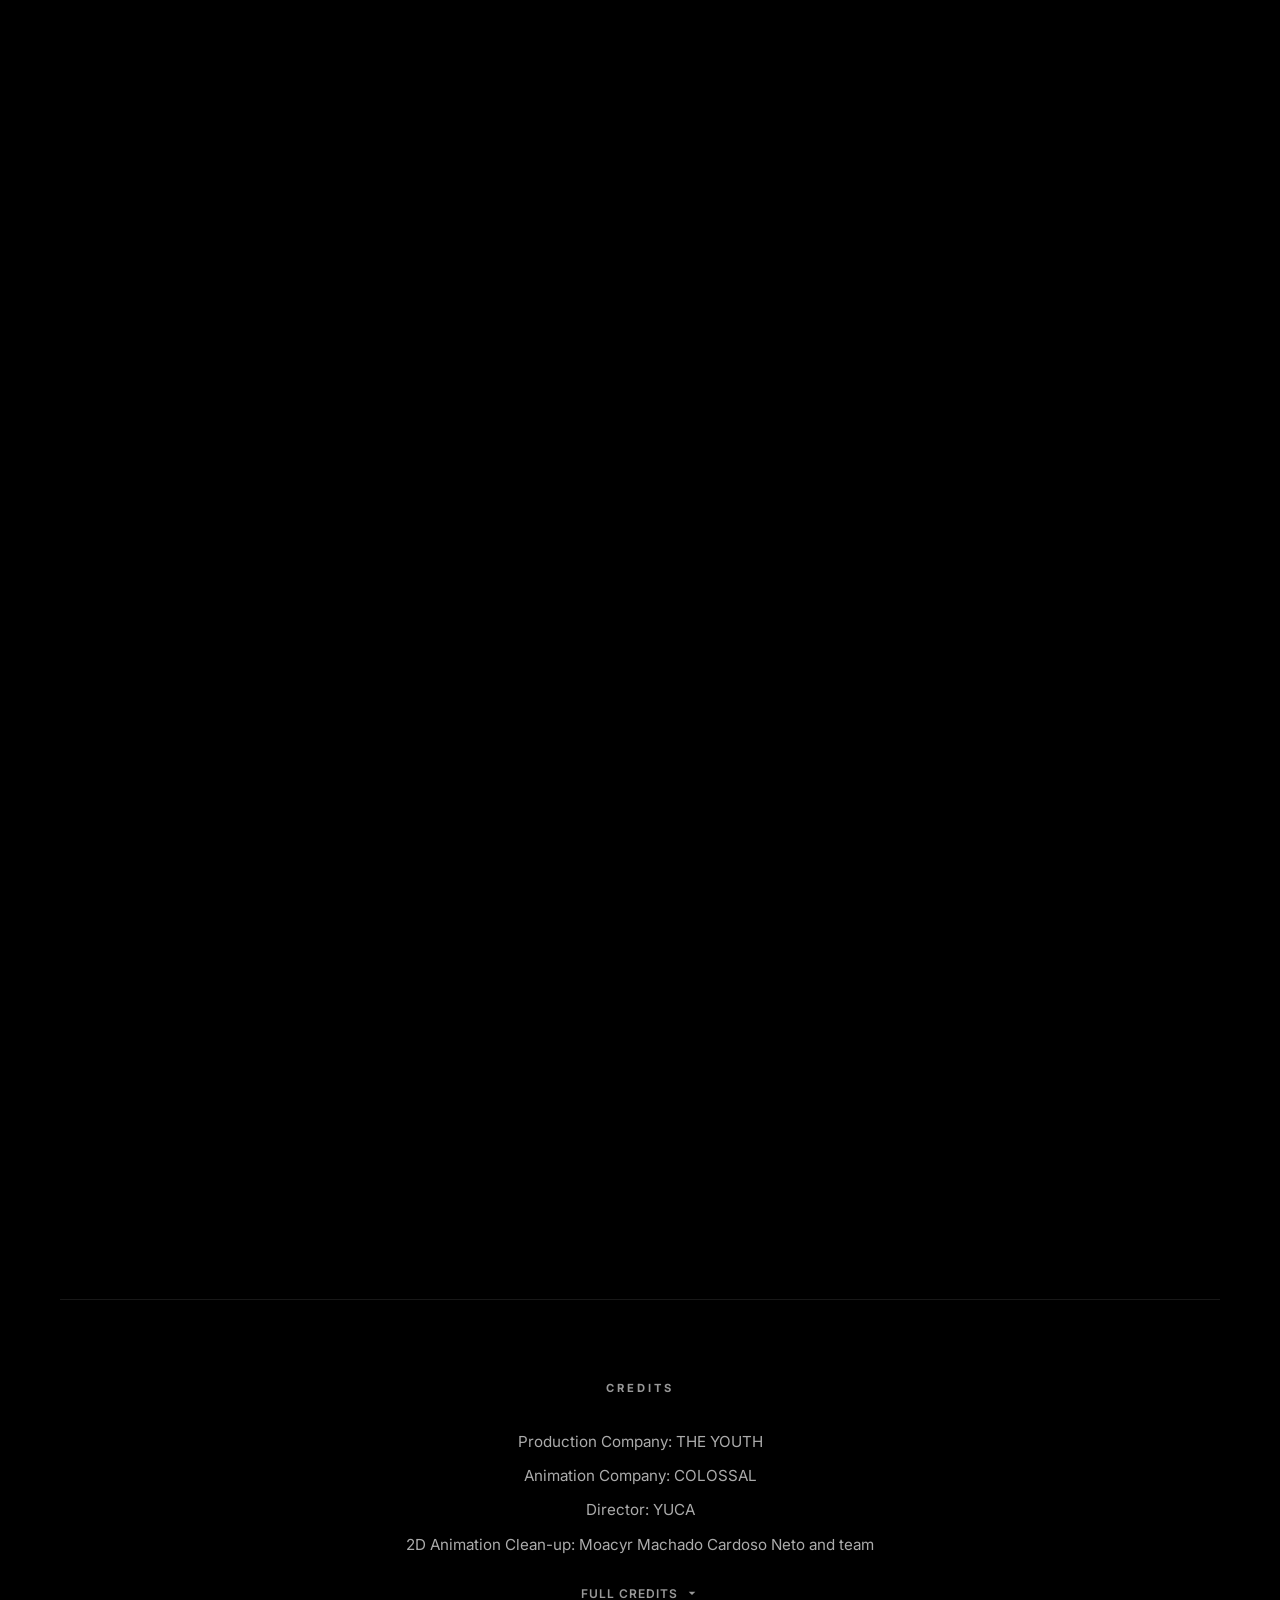
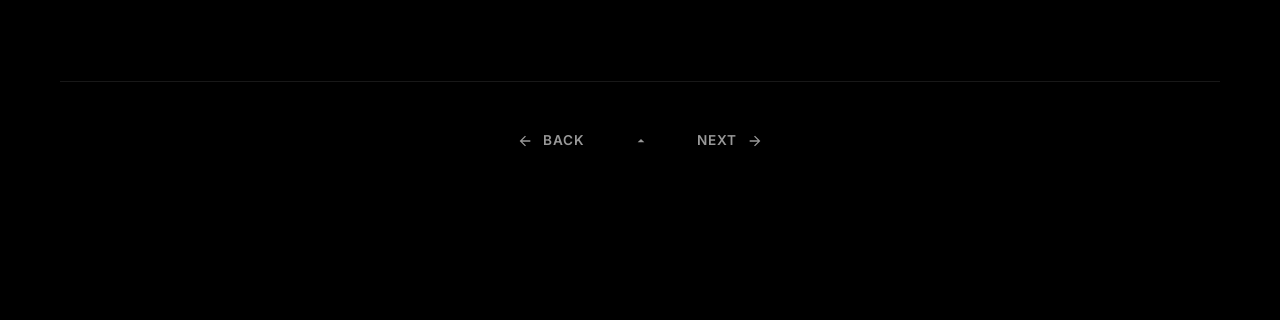
<file: project-the-ring.html>
﻿<!DOCTYPE html>
<html lang="pt-br">

<head>
    <meta charset="UTF-8">
    <meta name="viewport" content="width=device-width, initial-scale=1.0, maximum-scale=1.0, user-scalable=no">
    <title>THE RING | Moacyr Neto</title>
    <link rel="icon" type="image/png" href="favicon.png">

    <!-- Open Graph (WhatsApp, Facebook, LinkedIn) -->
    <meta property="og:type" content="website">
    <meta property="og:url" content="https://www.moanimation.com.br/project-the-ring.html">
    <meta property="og:title" content="THE RING | Moacyr Neto">
    <meta property="og:description" content="Clean up work on scenes featuring line art and lighting passes for The Ring project.">
    <meta property="og:image" content="https://www.moanimation.com.br/og-image.jpg">

    <link rel="preconnect" href="https://fonts.googleapis.com">
    <link rel="preconnect" href="https://fonts.gstatic.com" crossorigin>
    <link
        href="https://fonts.googleapis.com/css2?family=Inter:wght@300;400;600;900&family=Outfit:wght@300;400&family=Boldonse&display=swap"
        rel="stylesheet">
    <style>
        :root {
            --bg-color: #000000;
            --text-color: #E5E5E5;
            --accent-color: #FCA311;
            --secondary-color: #0a1020;
            --muted-color: #999999;
            --glass-border: rgba(229, 229, 229, 0.1);
            --transition: all 0.5s cubic-bezier(0.23, 1, 0.32, 1);
        }

        .logo-text {
            display: flex;
            align-items: center;
            text-decoration: none;
            transition: var(--transition);
            cursor: pointer;
        }

        .logo-star {
            width: 32px;
            height: 32px;
            fill: #fff;
            transition: fill 0.3s ease, transform 0.3s ease;
        }

        .logo-text:hover .logo-star {
            fill: var(--accent-color);
            transform: scale(1.1);
        }

        .logo-star.active {
            fill: var(--accent-color) !important;
            transform: scale(0.9);
        }

        * {
            margin: 0;
            padding: 0;
            box-sizing: border-box;
            font-family: 'Inter', sans-serif;
        }

        body {
            background: var(--bg-color);
            color: var(--text-color);
            overflow-x: hidden;
            line-height: 1.6;
        }

        ::-webkit-scrollbar {
            width: 8px;
        }

        ::-webkit-scrollbar-track {
            background: var(--bg-color);
        }

        ::-webkit-scrollbar-thumb {
            background: var(--secondary-color);
            border-radius: 4px;
        }

        .container {
            max-width: 1600px;
            margin: 0 auto;
            padding: 0 60px;
        }

        .back-btn {
            position: fixed;
            top: 24px;
            left: 24px;
            z-index: 100;
            display: flex;
            align-items: center;
            gap: 8px;
            color: var(--text-color);
            text-decoration: none;
            font-size: 0.85rem;
            font-weight: 600;
            letter-spacing: 1px;
            text-transform: uppercase;
            padding: 10px 18px;
            background: rgba(0, 0, 0, 0.6);
            backdrop-filter: blur(12px);
            border: 1px solid var(--glass-border);
            border-radius: 50px;
            transition: var(--transition);
        }

        .back-btn:hover {
            background: var(--accent-color);
            border-color: var(--accent-color);
            color: #000;
        }

        .back-btn svg {
            width: 14px;
            height: 14px;
            fill: currentColor;
        }

        /* Hero desktop */
        .project-hero {
            width: 100%;
            height: 100vh;
            position: relative;
            overflow: hidden;
            background: #000;
        }

        .project-hero-img {
            position: absolute;
            inset: 0;
            width: 100%;
            height: 100%;
            object-fit: cover;
        }

        .project-hero iframe,
        .project-hero video {
            position: absolute;
            inset: 0;
            width: 100%;
            height: 100%;
            object-fit: cover;
            border: none;
        }

        .project-hero-overlay {
            position: absolute;
            inset: 0;
            background: linear-gradient(to bottom, rgba(0, 0, 0, 0.1) 0%, rgba(0, 0, 0, 0) 40%, rgba(0, 0, 0, 0.85) 100%);
            z-index: 1;
        }

        .project-hero-info {
            position: absolute;
            bottom: 60px;
            left: 0;
            right: 0;
            z-index: 2;
        }

        .project-category-tag {
            display: inline-block;
            font-size: 0.7rem;
            font-weight: 700;
            letter-spacing: 3px;
            text-transform: uppercase;
            color: var(--accent-color);
            margin-bottom: 12px;
        }

        .project-hero-title {
            font-family: 'Inter', sans-serif;
            font-weight: 900;
            font-size: clamp(2.5rem, 6vw, 5rem);
            line-height: 1.05;
            color: #fff;
            letter-spacing: 0.05em;
        }

        .project-content {
            padding: 80px 0 120px;
        }

        .project-meta {
            display: grid;
            grid-template-columns: repeat(4, 1fr);
            gap: 1px;
            background: var(--glass-border);
            border: 1px solid var(--glass-border);
            border-radius: 20px;
            overflow: hidden;
            margin-bottom: 80px;
        }

        .meta-item {
            padding: 28px 32px;
            background: var(--bg-color);
        }

        .meta-label {
            font-size: 0.65rem;
            font-weight: 700;
            letter-spacing: 3px;
            text-transform: uppercase;
            color: var(--accent-color);
            margin-bottom: 8px;
        }

        .meta-value {
            font-size: 1rem;
            font-weight: 600;
        }

        .project-description {
            display: grid;
            grid-template-columns: 1fr 1.6fr;
            gap: 80px;
            align-items: start;
            margin-bottom: 80px;
        }

        .project-description h2 {
            font-family: 'Inter', sans-serif;
            font-weight: 900;
            font-size: 2.5rem;
            line-height: 1.1;
            letter-spacing: 0.02em;
            position: sticky;
            top: 100px;
        }

        .project-description h2 span {
            color: var(--accent-color);
        }

        .project-description p {
            font-size: 1.1rem;
            line-height: 1.9;
            opacity: 0.75;
            margin-bottom: 20px;
        }

        .section-divider {
            height: 1px;
            background: var(--glass-border);
            margin: 60px 0;
        }

        /* Cenas */
        .scene-block {
            margin-bottom: 64px;
        }

        .scene-block:last-child {
            margin-bottom: 0;
        }

        .scene-header {
            padding: 0 0 16px;
            border-bottom: 1px solid var(--glass-border);
            margin-bottom: 20px;
        }

        .scene-tag {
            font-size: 0.7rem;
            font-weight: 700;
            letter-spacing: 3px;
            text-transform: uppercase;
            color: var(--accent-color);
        }

        /* Full bleed */
        .scene-gallery-wrap {
            margin: 0 -60px;
        }

        .scene-gallery {
            display: flex;
            flex-direction: column;
            gap: 0;
            font-size: 0;
        }

        .scene-gif {
            width: 100%;
            overflow: hidden;
            margin-bottom: -1px;
            aspect-ratio: 16/9;
            background: #000;
        }

        .scene-gif:last-child {
            margin-bottom: 0;
        }

        .scene-gif img,
        .scene-gif video {
            width: 100%;
            height: 100%;
            display: block;
            object-fit: cover;
            vertical-align: bottom;
        }

        .gif-placeholder {
            width: 100%;
            aspect-ratio: 16/9;
            display: flex;
            flex-direction: column;
            align-items: center;
            justify-content: center;
            gap: 8px;
            color: var(--muted-color);
            font-size: 0.65rem;
            letter-spacing: 2px;
            text-transform: uppercase;
            border: 1px dashed var(--glass-border);
        }

        .gif-placeholder svg {
            width: 22px;
            height: 22px;
            opacity: 0.25;
            fill: currentColor;
        }

        /* Créditos */
        .project-credits {
            padding: 80px 0;
            border-top: 1px solid var(--glass-border);
            border-bottom: 1px solid var(--glass-border);
            text-align: center;
            display: flex;
            flex-direction: column;
            align-items: center;
            justify-content: center;
            min-height: 260px;
        }

        .credits-title {
            font-size: 0.7rem;
            font-weight: 700;
            letter-spacing: 3px;
            text-transform: uppercase;
            color: var(--muted-color);
            margin-bottom: 32px;
        }

        .credits-list {
            display: flex;
            flex-direction: column;
            gap: 10px;
        }

        .credit-line {
            font-size: 0.95rem;
            color: var(--text-color);
            opacity: 0.75;
            line-height: 1.6;
        }

        .credit-line strong {
            font-weight: 400;
        }

        /* Nav inferior */
        .project-nav {
            display: flex;
            justify-content: center;
            align-items: center;
            gap: 48px;
            padding: 48px 0;
        }

        .project-nav a {
            display: flex;
            align-items: center;
            gap: 10px;
            text-decoration: none;
            color: var(--muted-color);
            font-size: 0.85rem;
            font-weight: 600;
            letter-spacing: 1px;
            text-transform: uppercase;
            transition: var(--transition);
        }

        .project-nav a:hover {
            color: var(--accent-color);
        }

        .project-nav a svg {
            width: 16px;
            height: 16px;
            fill: currentColor;
        }

        .project-nav .center-logo {
            font-family: 'Outfit', sans-serif;
            font-weight: 300;
            font-size: 1rem;
            letter-spacing: 2px;
            background: linear-gradient(90deg, var(--accent-color), #fff);
            -webkit-background-clip: text;
            background-clip: text;
            -webkit-text-fill-color: transparent;
            text-decoration: none;
        }

        /* Botão créditos completos */
        .credits-toggle {
            margin-top: 28px;
            background: none;
            border: none;
            color: var(--muted-color);
            font-size: 0.75rem;
            font-weight: 600;
            letter-spacing: 1px;
            text-transform: uppercase;
            cursor: pointer;
            display: flex;
            align-items: center;
            gap: 6px;
            transition: color 0.3s;
        }

        .credits-toggle:hover {
            color: var(--accent-color);
        }

        .credits-toggle svg {
            transition: transform 0.3s;
        }

        .credits-toggle.open svg {
            transform: rotate(180deg);
        }

        /* Lista completa */
        .credits-full {
            display: none;
            margin-top: 28px;
            max-width: 680px;
            text-align: left;
        }

        .credits-full.open {
            display: block;
        }

        .credits-full p {
            font-size: 0.82rem;
            line-height: 1.8;
            opacity: 0.55;
            color: var(--text-color);
            margin-bottom: 12px;
        }

        .credits-full p:last-child {
            margin-bottom: 0;
        }

        /* Vídeo: fade-in quando pronto */
        .scene-gif video {
            opacity: 0;
            transition: opacity 0.3s ease;
        }

        .scene-gif video.ready {
            opacity: 1;
        }

        .reveal {
            opacity: 0;
            transform: translateY(30px);
            transition: opacity 0.7s ease, transform 0.7s cubic-bezier(0.23, 1, 0.32, 1);
        }

        .reveal.active {
            opacity: 1;
            transform: translateY(0);
        }

@media (max-width: 768px) {
            .container {
                padding: 0 20px;
            }

.back-btn {
                top: 16px;
                left: 16px;
                font-size: 0.75rem;
                padding: 8px 14px;
            }

            .project-hero {
                height: auto;
                display: flex;
                flex-direction: column;
            }

            .project-hero-img {
                position: static;
                width: 100%;
                height: auto;
                aspect-ratio: 16/9;
                object-fit: cover;
            }

            .project-hero iframe,
            .project-hero video {
                position: static;
                width: 100%;
                height: auto;
                aspect-ratio: 16/9;
            }

            .project-hero-overlay {
                display: none;
            }

            .project-hero-info {
                position: static;
                padding: 20px 20px 0;
                background: var(--bg-color);
            }

            .project-hero-title {
                font-size: 1.8rem;
            }

            .project-content {
                padding: 30px 0 80px;
            }

            .project-meta {
                grid-template-columns: 1fr 1fr;
            }

            .meta-item {
                padding: 16px 18px;
            }

            .meta-value {
                font-size: 0.85rem;
                word-break: break-word;
            }

            .meta-label {
                font-size: 0.55rem;
            }

            .project-description {
                grid-template-columns: 1fr;
                gap: 30px;
            }

            .project-description h2 {
                position: static;
                font-size: 1.8rem;
            }

            .scene-gallery-wrap {
                margin: 0 -20px;
            }

            .project-nav .center-logo {
                display: none;
            }
        }
    </style>
</head>

<body>

    <a href="index.html" class="back-btn">
        <svg viewBox="0 0 24 24">
            <path d="M20 11H7.83l5.59-5.59L12 4l-8 8 8 8 1.41-1.41L7.83 13H20v-2z" />
        </svg>
        <span class="back-label" data-i18n="back">Portfolio</span>
    </a>
    <div class="project-hero">
        <video class="project-hero-img" autoplay muted loop playsinline preload="metadata" poster="TheRingCapa.jpg">
            <source src="The_Ring_Recorte.webm" type="video/webm">
            <source src="The_Ring_Recorte.mp4" type="video/mp4">
        </video>
        <div class="project-hero-overlay"></div>
        <div class="project-hero-info">
            <div class="container">
                <div class="project-category-tag">Clean Up</div>
                <h1 class="project-hero-title">THE RING</h1>
            </div>
        </div>
    </div>

    <div class="project-content">
        <div class="container">

            <div class="project-meta reveal">
                <div class="meta-item">
                    <div class="meta-label" data-i18n="meta_prod">Production</div>
                    <div class="meta-value">The Youth</div>
                </div>
                <div class="meta-item">
                    <div class="meta-label" data-i18n="meta_dir">Director</div>
                    <div class="meta-value">YUCA</div>
                </div>
                <div class="meta-item">
                    <div class="meta-label" data-i18n="meta_year">Year</div>
                    <div class="meta-value">2024</div>
                </div>
                <div class="meta-item">
                    <div class="meta-label" data-i18n="meta_soft">Software</div>
                    <div class="meta-value">Toon Boom</div>
                </div>
            </div>

            <div class="project-description reveal">
                <h2 data-i18n="sobre_title_main">About the<br><span>Project</span></h2>
                <div>
                    <p data-i18n="sobre_p1">Clean up work on multiple scenes featuring base color, line art, and
                        lighting passes.</p>
                </div>
            </div>

            <div class="section-divider"></div>

            <div id="scenesContainer" class="reveal"></div>

            <div class="project-credits reveal">
                <div class="credits-title" data-i18n="credits_tag">Credits</div>

                <div class="credits-list">
                    <div class="credit-line">Production Company: <strong>THE YOUTH</strong></div>
                    <div class="credit-line">Animation Company: <strong>COLOSSAL</strong></div>
                    <div class="credit-line">Director: <strong>YUCA</strong></div>
                    <div class="credit-line">2D Animation Clean-up: <strong>Moacyr Machado Cardoso Neto</strong> and
                        team</div>
                </div>

                <button class="credits-toggle" id="creditsToggle" onclick="toggleCredits()" data-i18n="full_credits">
                    Full Credits
                    <svg id="creditsChevron" viewBox="0 0 24 24" width="16" height="16" fill="currentColor">
                        <path d="M7 10l5 5 5-5z" />
                    </svg>
                </button>

                <div class="credits-full" id="creditsFull">
                    <p>Production Company: THE YOUTH. Animation Company: COLOSSAL. Director: YUCA. Art Director: YUCA.
                        Animation Director: YUCA. Executive Creative Director: João Machado, Eduardo Lubiazi. Executive
                        Producer: João Machado, Daniel Maia, Eduardo Lubiazi, Carol Cherobim. Head of Production: Daniel
                        Maia.</p>
                    <p>Producer: Daniel Maia, Yasmim Uehara, Kazu Yamashita. Post Production Supervisor: Yasmim Uehara.
                        Post Production Coordination: Nicole Lia Rêgo da Silva, Karla Milkem, Pamela de Almeida.
                        Assistant Line Producers: Eduardo Harger, Alan José Dias, Everton Ricardo Sabino. DOP: YUCA. 3D
                        Coordinator: Yasmim Uehara, Livia Portugal.</p>
                    <p>VFX Supervisor: Rodrigo Stradiotto, Boris Handsome, Lucas Almeida, Daniel Barros. 2D Animation
                        Supervisor: Felipe Simões, Bruno Brasil. Cleanup and Texture Supervisor: Denis Bargos. Project
                        Manager: Amanda de Oliveira. Assistant Art Director: Janaína da Veiga. Production Coordinator:
                        Carol Cherobim. Assistant Coordinator: Camila Pires, Lu Krasa. Account: Carol Cherobim, Camila
                        Pires e Lu Krasa. Finance Department: Iza Lubiazi.</p>
                    <p>Head of art: João Machado + YUCA. Screenplay: YUCA. Editor: Leonardo Salomão. Conform and
                        Delivery: Ricardo Jug, Victor Balestrin, Leonardo Mariani. Conform Assistant: Maikon Miranda.
                        Storyboard: Walfrido Monteiro. Concept Artist: Bruno Rosal, Fabio Miraglia, Diogo Saraiva,
                        Natália Lima e Júnior Sapo Lendário, Antonio Luvs, Rhuan Gonçalves, Leonardo Vincensi, Boris
                        Handsome.</p>
                    <p>Texture Artist: Diones Ignacio, Mateuz Fernandes, Rhuan Gonçalves, Cassiel Costa dos Santos, Edu
                        Souza, Paula Miya, Fabio Soro, Siddhartha Ahearne, Marcela Luiza Mendes. 2D Animation Rough:
                        André "Ruivo" Franco, Robb Reis, Alexandre Salles, Lucas Moraes, Diones Ignacio, Marcela Luiza
                        Mendes, Siddhartha Ahearne, Ton Presley, Nana Siqueira.</p>
                    <p>2D Animation Tie Down: Jeff Mouky, André "Ruivo" Franco, Robb Reis, Alexandre Salles, Lucas
                        Moraes, Diones Ignacio, Siddhartha Ahearne, Ton Presley, Nana Siqueira, Marcela Luiza Mendes,
                        Bruna Goddini, Eduardo Querubins, Alex Santos De Souza.</p>
                    <p>2D Animation Clean-up: Mateuz Fernandes, Luiz Henrique Alvares, Ulisses Jucá, Willian Lieder,
                        Carol Caporrino, Giovanna Jahjah, Taiza Nogueira, JP Andre, Moacyr Machado Cardoso Neto,
                        Andressa Ataucei, Moacir Barros, Pedro Solano, Diones Ignacio, Ton Presley, Bruna Goddini. 2D
                        VFX Animation: Rodrigo Toporcov, Jeff Mouky, Robb Reis, Siddhartha Ahearne.</p>
                    <p>3D Environment Modeling: Lucas Lira "Peronio". 3D Character Modeling: Giovani Kososki, Tiago da
                        Silva. Lookdev: Boris Handsome, Pedro Conti, Giovani Kososki, Lucas Lira "Peronio", Diego
                        Esteves. Grooming: Giovani Kososki, Paulo Lima. Fur Simulation: Marcelo Souza. Clothes
                        Simulation: Advaldo Vieira Alves, Marcos Leite. 3D Props Simulation: Vini Lavor, Marcos Leite,
                        Vinicius Abdala, Lucas Girotto, Gustavo Costa, Gabriel Leite.</p>
                    <p>Rigging: Felipe Papa Gimenes, Everton Schneider. 3D Animation Lead: Alexandre Eschenbach. 3D
                        Animation Supervisor: Lucas Almeida, Felipe Simões. 3D Animation: Alexandre Eschenbach, Kawe de
                        Sá, Bruno Cornelsen, Danila Ribeiro. Lighting and Rendering: Lucas Almeida, Diego Esteves,
                        Thiago de Sul.</p>
                    <p>Nuke Compositing: Michel Takahashi, Rodrigo Ridolpho, Beta Lewis, Fernando Leka, Jason Moreira,
                        Nícolas Braga de Medeiros Nicolak, Matheus Silva. After Effects Compositing: Adelir Boeira
                        "Cherry", Guilherme Carneiro, Gabriel Rocha, Diego Loz. Motion Graphics: Janaina da Veiga. Image
                        Stabilizer: Everton Ricardo Sabino. Colorist: Johann Stollmeier, Erick Moraes.</p>
                    <p>Printing Studio: Farbewerk Fine Art Lab. Printing Producer: Daniel Farbewerk. Painting Studio:
                        ATELIÊ 39. Painting Artists: Ana Beatriz Artigas João Paulo de Carvalho. Stop Motion: Pedro
                        Peluso, Ana Barroso Calle. Analogical Studies: YUCA, Gabriel Rolim. Stop Motion Retoucher: Siso.
                        Posters Designer: “Xinoby” Alexander Dias.</p>
                    <p>Boxing Gym: Boxe Training Club. Unit Director : YUCA. Fighters: Cristiano Simões, Marlos Simões,
                        Ricardo Conan, Luana Barbosa, Gabriel Segalla. Mkof: Melvin Quaresma, Jheni Andrade. Music &
                        Sound Company: Bumblebeat. Composers: Henrique Tanji, Lucas Sfair, Leonardo Lima. Sound Design:
                        Henrique Tanji, Lucas Sfair, Leonardo Lima. Voice over: Michael Buffer. Mr Vergara's Voice: Jed
                        Herold. Audio Executive Producer: Luisa Hacket. Sound Mix: Bumblebeat Team.</p>
                </div>
            </div>

            <div class="project-nav reveal">
                <a href="project-havaianas.html" id="prevProject" data-i18n="nav_prev_link">
                    <svg viewBox="0 0 24 24">
                        <path d="M20 11H7.83l5.59-5.59L12 4l-8 8 8 8 1.41-1.41L7.83 13H20v-2z" />
                    </svg>
                    Back
                </a>
                <div class="logo-video-wrap" style="display: flex; justify-content: center;">
                    <a href="javascript:void(0)" class="logo-text" onclick="scrollToTop(this)" title="Back to top">
                        <svg class="logo-star" viewBox="0 0 24 24">
                            <path d="M7 14l5-5 5 5H7z" />
                        </svg>
                    </a>
                </div>
                <a href="project-tiger-beer.html" id="nextProject" data-i18n="nav_next_link">
                    Next
                    <svg viewBox="0 0 24 24">
                        <path d="M4 11h12.17l-5.59-5.59L12 4l8 8-8 8-1.41-1.41L16.17 13H4v-2z" />
                    </svg>
                </a>
            </div>

        </div>
    </div>

    <script>
        const CENAS = [
            {
                tag: "Clean Up",
                clips: [
                    { src: "TheRingSH140_LINES.mp4", label: "SH140 Lines" },
                    { src: "TheRingSH140_LUZ.mp4", label: "SH140 Luz" },
                ]
            },
        ];

        const iconImg = `<svg viewBox="0 0 24 24"><path d="M21 19V5c0-1.1-.9-2-2-2H5c-1.1 0-2 .9-2 2v14c0 1.1.9 2 2 2h14c1.1 0 2-.9 2-2zM8.5 13.5l2.5 3.01L14.5 12l4.5 6H5l3.5-4.5z"/></svg>`;

        const container = document.getElementById('scenesContainer');
        container.innerHTML = CENAS.map(c => {
            const clipsHTML = c.clips && c.clips.length
                ? `<div class="scene-gallery-wrap"><div class="scene-gallery">
                ${c.clips.map(g => {
                    if (!g.src) {
                        return `<div class="scene-gif"><div class="gif-placeholder">${iconImg}<span>${g.label}</span></div></div>`;
                    }
                    const isVideo = /\.(webm|mp4|mov)$/i.test(g.src);
                    if (isVideo) {
                        return `<div class="scene-gif"><video loop muted playsinline preload="metadata"><source src="${g.src}" type="video/mp4"></video></div>`;
                    }
                    return `<div class="scene-gif"><img src="${g.src}" alt="${g.label}" loading="lazy"></div>`;
                }).join('')}
               </div></div>`
                : '';

            return `
        <div class="scene-block reveal">
            <div class="scene-header">
                <span class="scene-tag">${c.tag}</span>
            </div>
            ${clipsHTML}
        </div>`;
        }).join('');

        // ── Reveal observer ──────────────────────────────
        const revealObs = new IntersectionObserver(
            entries => entries.forEach(e => { if (e.isIntersecting) e.target.classList.add('active'); }),
            { threshold: 0.08 }
        );
        document.querySelectorAll('.reveal').forEach(el => revealObs.observe(el));

        // ── Play/Pause observer ──────────────────────────────────────────
        const videoObs = new IntersectionObserver(entries => {
            entries.forEach(e => {
                const video = e.target.querySelector('video');
                if (!video) return;
                if (e.isIntersecting) {
                    video.play().catch(() => { });
                } else {
                    video.pause();
                }
            });
        }, { threshold: 0.25 });

        document.querySelectorAll('.scene-gif').forEach(el => videoObs.observe(el));

        // ── Fade-in quando o vídeo tem dados suficientes ─────
        document.querySelectorAll('.scene-gif video').forEach(video => {
            const show = () => video.classList.add('ready');
            if (video.readyState >= 1) {
                show();
            } else {
                video.addEventListener('loadedmetadata', show, { once: true });
                video.addEventListener('loadeddata', show, { once: true });
                video.addEventListener('canplay', show, { once: true });
            }
        });

        function toggleCredits() {
            const full = document.getElementById('creditsFull');
            const toggle = document.getElementById('creditsToggle');
            const isOpen = full.classList.toggle('open');
            toggle.classList.toggle('open', isOpen);
            toggle.childNodes[0].textContent = isOpen ? 'Close Credits ' : 'Full Credits ';
        }
    </script>

    </body>

</html>
</file>
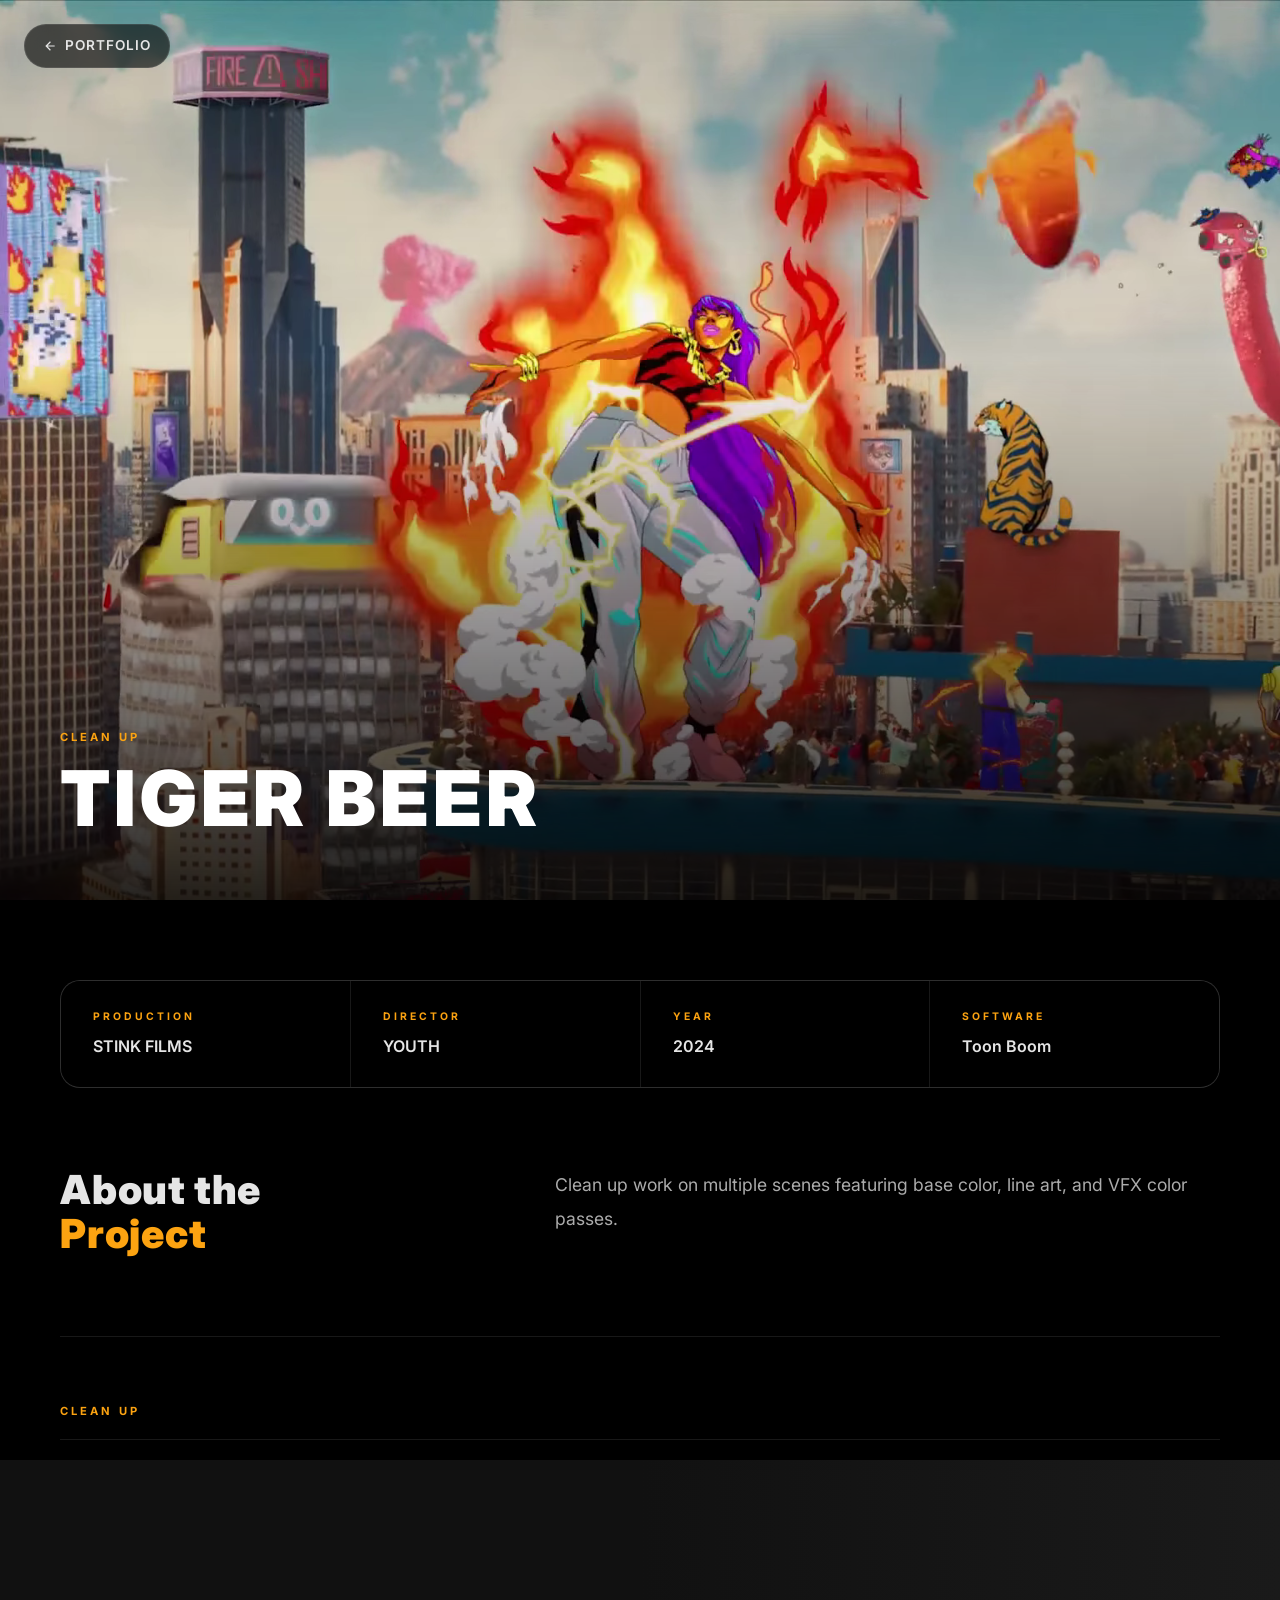
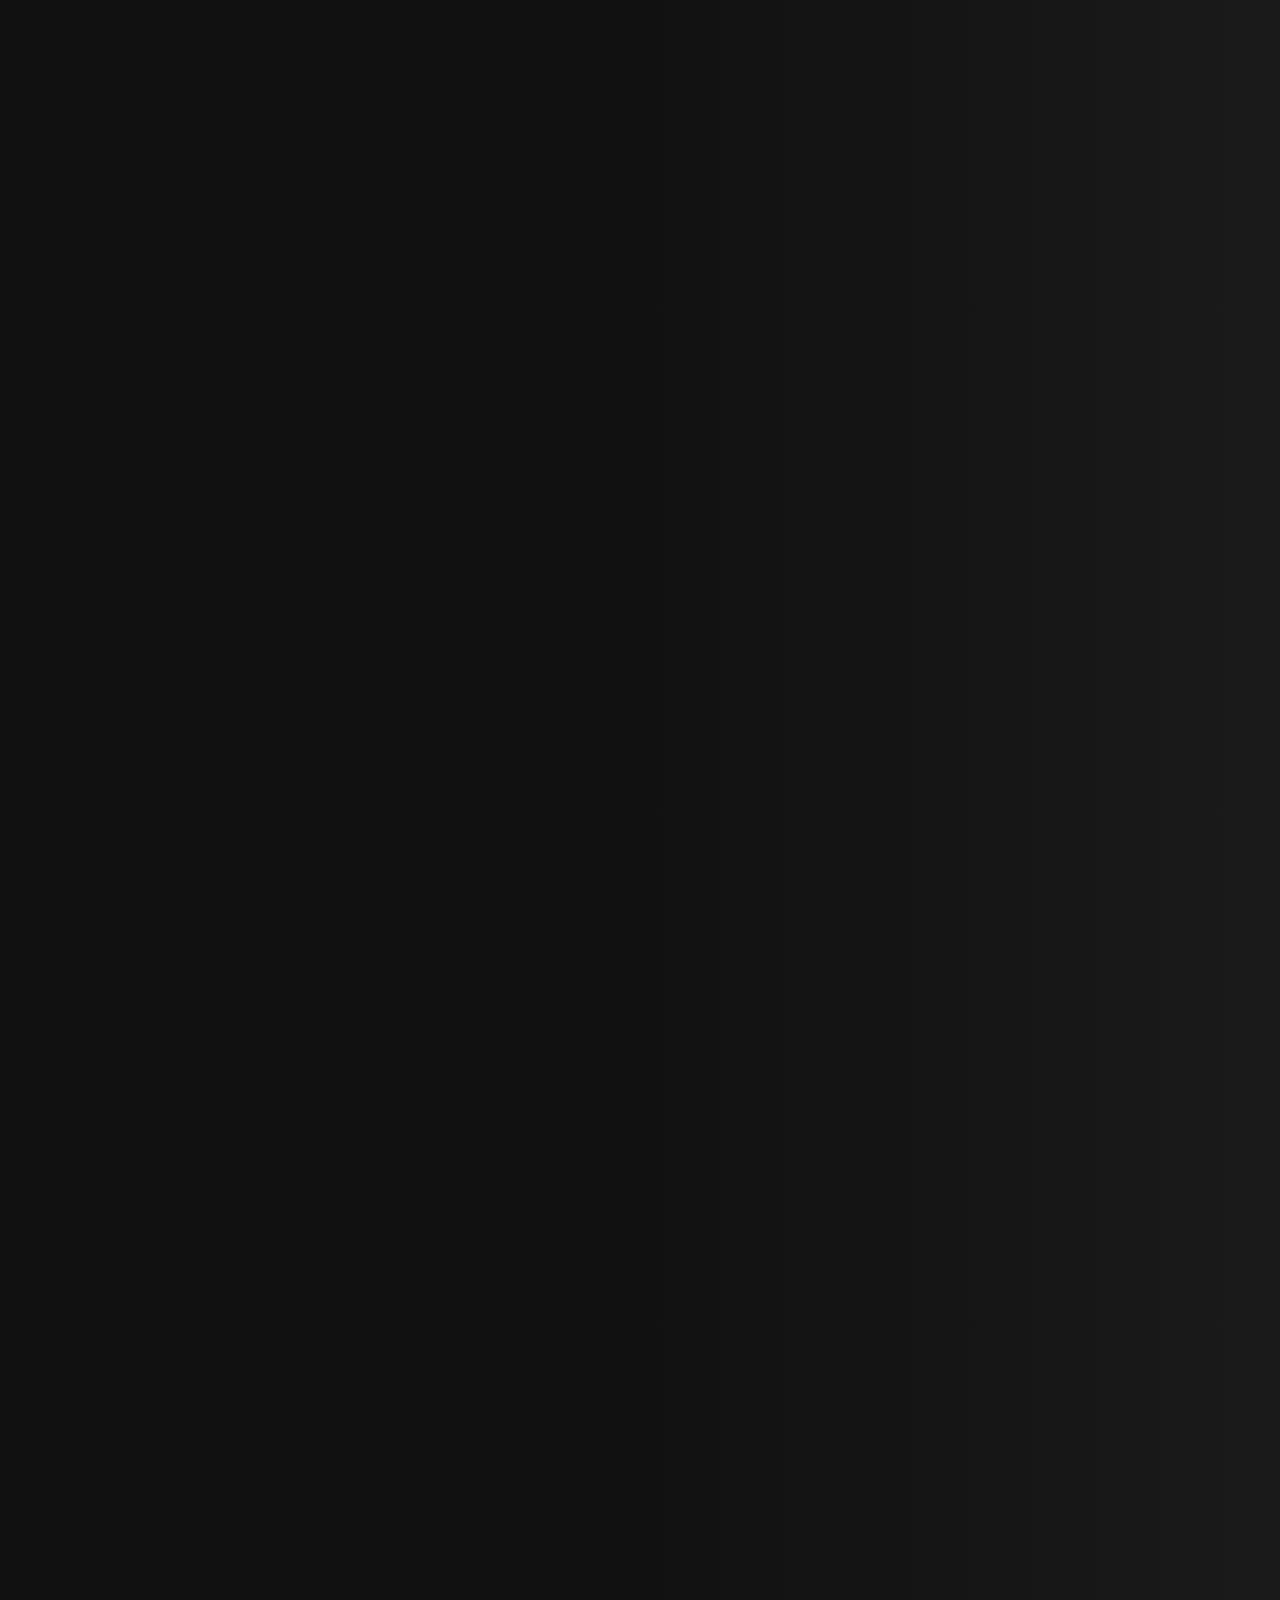
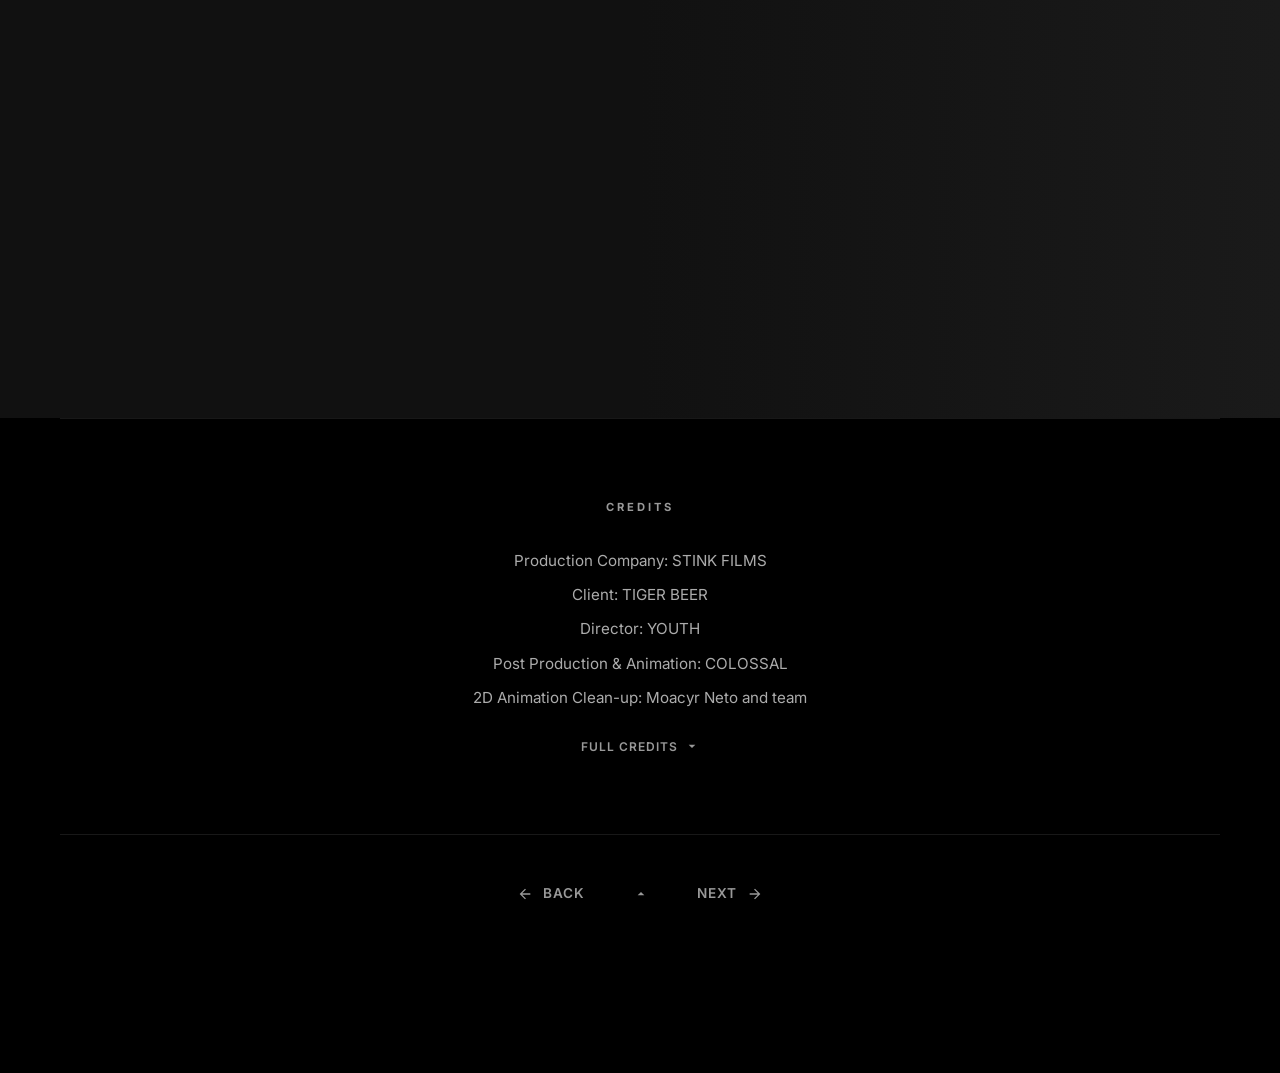
<file: project-tiger-beer.html>
﻿<!DOCTYPE html>
<html lang="pt-br">

<head>
    <meta charset="UTF-8">
    <meta name="viewport" content="width=device-width, initial-scale=1.0, maximum-scale=1.0, user-scalable=no">
    <title>TIGER BEER | Moacyr Neto</title>
    <link rel="icon" type="image/png" href="favicon.png">

    <!-- Open Graph (WhatsApp, Facebook, LinkedIn) -->
    <meta property="og:type" content="website">
    <meta property="og:url" content="https://www.moanimation.com.br/project-tiger-beer.html">
    <meta property="og:title" content="TIGER BEER | Moacyr Neto">
    <meta property="og:description" content="Clean up work on scenes featuring line art and base color passes for the Tiger Beer campaign.">
    <meta property="og:image" content="https://www.moanimation.com.br/og-image.jpg">

    <link rel="preconnect" href="https://fonts.googleapis.com">
    <link rel="preconnect" href="https://fonts.gstatic.com" crossorigin>
    <link
        href="https://fonts.googleapis.com/css2?family=Inter:wght@300;400;600;900&family=Outfit:wght@300;400&family=Boldonse&display=swap"
        rel="stylesheet">
    <style>
        :root {
            --bg-color: #000000;
            --text-color: #E5E5E5;
            --accent-color: #FCA311;
            --secondary-color: #0a1020;
            --muted-color: #999999;
            --glass-border: rgba(229, 229, 229, 0.1);
            --transition: all 0.5s cubic-bezier(0.23, 1, 0.32, 1);
        }

        .logo-text {
            display: flex;
            align-items: center;
            text-decoration: none;
            transition: var(--transition);
            cursor: pointer;
        }

        .logo-star {
            width: 32px;
            height: 32px;
            fill: #fff;
            transition: fill 0.3s ease, transform 0.3s ease;
        }

        .logo-text:hover .logo-star {
            fill: var(--accent-color);
            transform: scale(1.1);
        }

        .logo-star.active {
            fill: var(--accent-color) !important;
            transform: scale(0.9);
        }

        * {
            margin: 0;
            padding: 0;
            box-sizing: border-box;
            font-family: 'Inter', sans-serif;
        }

        body {
            background: var(--bg-color);
            color: var(--text-color);
            overflow-x: hidden;
            line-height: 1.6;
        }

        ::-webkit-scrollbar {
            width: 8px;
        }

        ::-webkit-scrollbar-track {
            background: var(--bg-color);
        }

        ::-webkit-scrollbar-thumb {
            background: var(--secondary-color);
            border-radius: 4px;
        }

        .container {
            max-width: 1600px;
            margin: 0 auto;
            padding: 0 60px;
        }

        .back-btn {
            position: fixed;
            top: 24px;
            left: 24px;
            z-index: 100;
            display: flex;
            align-items: center;
            gap: 8px;
            color: var(--text-color);
            text-decoration: none;
            font-size: 0.85rem;
            font-weight: 600;
            letter-spacing: 1px;
            text-transform: uppercase;
            padding: 10px 18px;
            background: rgba(0, 0, 0, 0.6);
            backdrop-filter: blur(12px);
            border: 1px solid var(--glass-border);
            border-radius: 50px;
            transition: var(--transition);
        }

        .back-btn:hover {
            background: var(--accent-color);
            border-color: var(--accent-color);
            color: #000;
        }

        .back-btn svg {
            width: 14px;
            height: 14px;
            fill: currentColor;
        }

        .project-hero {
            width: 100%;
            height: 100vh;
            position: relative;
            overflow: hidden;
            background: #000;
        }

        .project-hero-img {
            position: absolute;
            inset: 0;
            width: 100%;
            height: 100%;
            object-fit: cover;
        }

        .project-hero iframe,
        .project-hero video {
            position: absolute;
            inset: 0;
            width: 100%;
            height: 100%;
            object-fit: cover;
            border: none;
        }

        .project-hero-overlay {
            position: absolute;
            inset: 0;
            background: linear-gradient(to bottom, rgba(0, 0, 0, 0.1) 0%, rgba(0, 0, 0, 0) 40%, rgba(0, 0, 0, 0.85) 100%);
            z-index: 1;
        }

        .project-hero-info {
            position: absolute;
            bottom: 60px;
            left: 0;
            right: 0;
            z-index: 2;
        }

        .project-category-tag {
            display: inline-block;
            font-size: 0.7rem;
            font-weight: 700;
            letter-spacing: 3px;
            text-transform: uppercase;
            color: var(--accent-color);
            margin-bottom: 12px;
        }

        .project-hero-title {
            font-family: 'Inter', sans-serif;
            font-weight: 900;
            font-size: clamp(2.5rem, 6vw, 5rem);
            line-height: 1.05;
            color: #fff;
            letter-spacing: 0.05em;
        }

        .project-content {
            padding: 80px 0 120px;
        }

        .project-meta {
            display: grid;
            grid-template-columns: repeat(4, 1fr);
            gap: 1px;
            background: var(--glass-border);
            border: 1px solid var(--glass-border);
            border-radius: 20px;
            overflow: hidden;
            margin-bottom: 80px;
        }

        .meta-item {
            padding: 28px 32px;
            background: var(--bg-color);
        }

        .meta-label {
            font-size: 0.65rem;
            font-weight: 700;
            letter-spacing: 3px;
            text-transform: uppercase;
            color: var(--accent-color);
            margin-bottom: 8px;
        }

        .meta-value {
            font-size: 1rem;
            font-weight: 600;
        }

        .project-description {
            display: grid;
            grid-template-columns: 1fr 1.6fr;
            gap: 80px;
            align-items: start;
            margin-bottom: 80px;
        }

        .project-description h2 {
            font-family: 'Inter', sans-serif;
            font-weight: 900;
            font-size: 2.5rem;
            line-height: 1.1;
            letter-spacing: 0.02em;
            position: sticky;
            top: 100px;
        }

        .project-description h2 span {
            color: var(--accent-color);
        }

        .project-description p {
            font-size: 1.1rem;
            line-height: 1.9;
            opacity: 0.75;
            margin-bottom: 20px;
        }

        .section-divider {
            height: 1px;
            background: var(--glass-border);
            margin: 60px 0;
        }

        .scene-block {
            margin-bottom: 64px;
        }

        .scene-block:last-child {
            margin-bottom: 0;
        }

        .scene-header {
            padding: 0 0 16px;
            border-bottom: 1px solid var(--glass-border);
            margin-bottom: 20px;
        }

        .scene-tag {
            font-size: 0.7rem;
            font-weight: 700;
            letter-spacing: 3px;
            text-transform: uppercase;
            color: var(--accent-color);
        }

        .scene-gallery-wrap {
            margin: 0 -60px;
        }

        .scene-gallery {
            display: flex;
            flex-direction: column;
            gap: 0;
            font-size: 0;
        }

        .scene-gif {
            width: 100%;
            overflow: hidden;
            margin-bottom: -1px;
            aspect-ratio: 16/9;
            background: #111;
            position: relative;
        }

        .scene-gif:last-child {
            margin-bottom: 0;
        }

        .scene-gif img,
        .scene-gif video {
            width: 100%;
            height: 100%;
            display: block;
            object-fit: cover;
            vertical-align: bottom;
        }

        .scene-gif video {
            opacity: 1;
            transition: opacity 0.3s ease;
        }

        .scene-gif::before {
            content: '';
            position: absolute;
            inset: 0;
            background: linear-gradient(90deg, #111 25%, #1a1a1a 50%, #111 75%);
            background-size: 200% 100%;
            animation: shimmer 1.5s infinite;
            z-index: 0;
            pointer-events: none;
            transition: opacity 0.4s ease;
        }

        .scene-gif.video-ready::before {
            opacity: 0;
        }

        .scene-gif video,
        .scene-gif img {
            position: relative;
            z-index: 1;
        }

        @keyframes shimmer {
            0% {
                background-position: 200% 0;
            }

            100% {
                background-position: -200% 0;
            }
        }

        .video-error {
            position: absolute;
            inset: 0;
            display: flex;
            flex-direction: column;
            align-items: center;
            justify-content: center;
            gap: 8px;
            color: var(--muted-color);
            font-size: 0.65rem;
            letter-spacing: 2px;
            text-transform: uppercase;
            z-index: 2;
        }

        .video-error svg {
            width: 22px;
            height: 22px;
            opacity: 0.3;
            fill: currentColor;
        }

        .gif-placeholder {
            width: 100%;
            aspect-ratio: 16/9;
            display: flex;
            flex-direction: column;
            align-items: center;
            justify-content: center;
            gap: 8px;
            color: var(--muted-color);
            font-size: 0.65rem;
            letter-spacing: 2px;
            text-transform: uppercase;
            border: 1px dashed var(--glass-border);
        }

        .gif-placeholder svg {
            width: 22px;
            height: 22px;
            opacity: 0.25;
            fill: currentColor;
        }

        .project-credits {
            padding: 80px 0;
            border-top: 1px solid var(--glass-border);
            border-bottom: 1px solid var(--glass-border);
            text-align: center;
            display: flex;
            flex-direction: column;
            align-items: center;
            justify-content: center;
            min-height: 260px;
        }

        .credits-title {
            font-size: 0.7rem;
            font-weight: 700;
            letter-spacing: 3px;
            text-transform: uppercase;
            color: var(--muted-color);
            margin-bottom: 32px;
        }

        .credits-list {
            display: flex;
            flex-direction: column;
            gap: 10px;
        }

        .credit-line {
            font-size: 0.95rem;
            color: var(--text-color);
            opacity: 0.75;
            line-height: 1.6;
        }

        .credit-line strong {
            font-weight: 400;
        }

        .project-nav {
            display: flex;
            justify-content: center;
            align-items: center;
            gap: 48px;
            padding: 48px 0;
        }

        .project-nav a {
            display: flex;
            align-items: center;
            gap: 10px;
            text-decoration: none;
            color: var(--muted-color);
            font-size: 0.85rem;
            font-weight: 600;
            letter-spacing: 1px;
            text-transform: uppercase;
            transition: var(--transition);
        }

        .project-nav a:hover {
            color: var(--accent-color);
        }

        .project-nav a svg {
            width: 16px;
            height: 16px;
            fill: currentColor;
        }

        .project-nav .center-logo {
            font-family: 'Outfit', sans-serif;
            font-weight: 300;
            font-size: 1rem;
            letter-spacing: 2px;
            background: linear-gradient(90deg, var(--accent-color), #fff);
            -webkit-background-clip: text;
            background-clip: text;
            -webkit-text-fill-color: transparent;
            text-decoration: none;
        }

        .credits-toggle {
            margin-top: 28px;
            background: none;
            border: none;
            color: var(--muted-color);
            font-size: 0.75rem;
            font-weight: 600;
            letter-spacing: 1px;
            text-transform: uppercase;
            cursor: pointer;
            display: flex;
            align-items: center;
            gap: 6px;
            transition: color 0.3s;
        }

        .credits-toggle:hover {
            color: var(--accent-color);
        }

        .credits-toggle svg {
            transition: transform 0.3s;
        }

        .credits-toggle.open svg {
            transform: rotate(180deg);
        }

        .credits-full {
            display: none;
            margin-top: 28px;
            max-width: 680px;
            text-align: left;
        }

        .credits-full.open {
            display: block;
        }

        .credits-full p {
            font-size: 0.82rem;
            line-height: 1.8;
            opacity: 0.55;
            color: var(--text-color);
            margin-bottom: 12px;
        }

        .reveal {
            opacity: 0;
            transform: translateY(30px);
            transition: opacity 0.7s ease, transform 0.7s cubic-bezier(0.23, 1, 0.32, 1);
        }

        .reveal.active {
            opacity: 1;
            transform: translateY(0);
        }

@media (max-width: 768px) {
            .container {
                padding: 0 20px;
            }

.back-btn {
                top: 16px;
                left: 16px;
                font-size: 0.75rem;
                padding: 8px 14px;
            }

            .project-hero {
                height: auto;
                display: flex;
                flex-direction: column;
            }

            .project-hero-img {
                position: static;
                width: 100%;
                height: auto;
                aspect-ratio: 16/9;
                object-fit: cover;
            }

            .project-hero iframe,
            .project-hero video {
                position: static;
                width: 100%;
                height: auto;
                aspect-ratio: 16/9;
            }

            .project-hero-overlay {
                display: none;
            }

            .project-hero-info {
                position: static;
                padding: 20px 20px 0;
                background: var(--bg-color);
            }

            .project-hero-title {
                font-size: 1.8rem;
            }

            .project-content {
                padding: 30px 0 80px;
            }

            .project-meta {
                grid-template-columns: 1fr 1fr;
            }

            .meta-item {
                padding: 16px 18px;
            }

            .meta-value {
                font-size: 0.85rem;
                word-break: break-word;
            }

            .meta-label {
                font-size: 0.55rem;
            }

            .project-description {
                grid-template-columns: 1fr;
                gap: 30px;
            }

            .project-description h2 {
                position: static;
                font-size: 1.8rem;
            }

            .scene-gallery-wrap {
                margin: 0 -20px;
            }

            .project-nav .center-logo {
                display: none;
            }
        }
    </style>
</head>

<body>

    <a href="index.html" class="back-btn">
        <svg viewBox="0 0 24 24">
            <path d="M20 11H7.83l5.59-5.59L12 4l-8 8 8 8 1.41-1.41L7.83 13H20v-2z" />
        </svg>
        <span class="back-label" data-i18n="back">Portfolio</span>
    </a>
    <div class="project-hero">
        <video class="project-hero-img" autoplay muted loop playsinline preload="metadata" poster="TigerBeerCapa.jpg">
            <source src="Tiger_Beer_Recorte.webm" type="video/webm">
            <source src="Tiger_Beer_Recorte.mp4" type="video/mp4">
        </video>
        <div class="project-hero-overlay"></div>
        <div class="project-hero-info">
            <div class="container">
                <div class="project-category-tag">Clean Up</div>
                <h1 class="project-hero-title">TIGER BEER</h1>
            </div>
        </div>
    </div>

    <div class="project-content">
        <div class="container">

            <div class="project-meta reveal">
                <div class="meta-item">
                    <div class="meta-label" data-i18n="meta_prod">Production</div>
                    <div class="meta-value">STINK FILMS</div>
                </div>
                <div class="meta-item">
                    <div class="meta-label" data-i18n="meta_dir">Director</div>
                    <div class="meta-value">YOUTH</div>
                </div>
                <div class="meta-item">
                    <div class="meta-label" data-i18n="meta_year">Year</div>
                    <div class="meta-value">2024</div>
                </div>
                <div class="meta-item">
                    <div class="meta-label" data-i18n="meta_soft">Software</div>
                    <div class="meta-value">Toon Boom</div>
                </div>
            </div>

            <div class="project-description reveal">
                <h2 data-i18n="sobre_title_main">About the<br><span>Project</span></h2>
                <div>
                    <p data-i18n="sobre_p1">Clean up work on multiple scenes featuring base color, line art, and VFX
                        color passes.</p>
                </div>
            </div>

            <div class="section-divider"></div>

            <div id="scenesContainer" class="reveal"></div>

            <div class="project-credits reveal">
                <div class="credits-title" data-i18n="credits_tag">Credits</div>

                <div class="credits-list">
                    <div class="credit-line">Production Company: <strong>STINK FILMS</strong></div>
                    <div class="credit-line">Client: <strong>TIGER BEER</strong></div>
                    <div class="credit-line">Director: <strong>YOUTH</strong></div>
                    <div class="credit-line">Post Production & Animation: <strong>COLOSSAL</strong></div>
                    <div class="credit-line">2D Animation Clean-up: <strong>Moacyr Neto</strong> and team</div>
                </div>

                <button class="credits-toggle" id="creditsToggle" onclick="toggleCredits()" data-i18n="full_credits">
                    Full Credits
                    <svg id="creditsChevron" viewBox="0 0 24 24" width="16" height="16" fill="currentColor">
                        <path d="M7 10l5 5 5-5z" />
                    </svg>
                </button>

                <div class="credits-full" id="creditsFull">
                    <p>Production Company: STINK FILMS. Client: TIGER BEER. Agency: LEPUB / BBH SINGAPORE. Director:
                        YOUTH. Executive Producer: Renata Dumont. Producer: Carolina Junqueira. Post Production &
                        Animation: COLOSSAL.</p>
                    <p>Executive Creative Director: João Machado, Eduardo Lubiazi. Executive Producer: João Machado,
                        Daniel Maia, Eduardo Lubiazi, Carol Cherobim. Head of Production: Daniel Maia. Producer: Daniel
                        Maia, Yasmim Uehara, Kazu Yamashita.</p>
                    <p>Post Production Supervisor: Yasmim Uehara. Post Production Coordination: Nicole Lia Rêgo da
                        Silva, Karla Milkem, Pamela de Almeida. Assistant Line Producers: Eduardo Harger, Alan José
                        Dias, Everton Ricardo Sabino. DOP: YOUTH.</p>
                    <p>3D Coordinator: Yasmim Uehara, Livia Portugal. VFX Supervisor: Rodrigo Stradiotto, Boris
                        Handsome, Lucas Almeida, Daniel Barros. 2D Animation Supervisor: Felipe Simões, Bruno Brasil.
                        Cleanup and Texture Supervisor: Denis Bargos.</p>
                    <p>Project Manager: Amanda de Oliveira. Assistant Art Director: Janaína da Veiga. Production
                        Coordinator: Carol Cherobim. Assistant Coordinator: Camila Pires, Lu Krasa. Account: Carol
                        Cherobim, Camila Pires e Lu Krasa.</p>
                    <p>Finance Department: Iza Lubiazi. Head of art: João Machado + YOUTH. Screenplay: YOUTH. Editor:
                        Leonardo Salomão. Conform and Delivery: Ricardo Jug, Victor Balestrin, Leonardo Mariani.</p>
                    <p>Conform Assistant: Maikon Miranda. Storyboard: Walfrido Monteiro. Concept Artist: Bruno Rosal,
                        Fabio Miraglia, Diogo Saraiva, Natália Lima e Júnior Sapo Lendário, Antonio Luvs, Rhuan
                        Gonçalves, Leonardo Vincensi, Boris Handsome.</p>
                    <p>Texture Artist: Diones Ignacio, Mateuz Fernandes, Rhuan Gonçalves, Cassiel Costa dos Santos, Edu
                        Souza, Paula Miya, Fabio Soro, Siddhartha Ahearne, Marcela Luiza Mendes. 2D Animation Rough:
                        André "Ruivo" Franco, Robb Reis, Alexandre Salles, Lucas Moraes, Diones Ignacio, Marcela Luiza
                        Mendes, Siddhartha Ahearne, Ton Presley, Nana Siqueira.</p>
                    <p>2D Animation Tie Down: Jeff Mouky, André "Ruivo" Franco, Robb Reis, Alexandre Salles, Lucas
                        Moraes, Diones Ignacio, Siddhartha Ahearne, Ton Presley, Nana Siqueira, Marcela Luiza Mendes,
                        Bruna Goddini, Eduardo Querubins, Alex Santos De Souza.</p>
                    <p>2D Animation Clean-up: Mateuz Fernandes, Luiz Henrique Alvares, Ulisses Jucá, Willian Lieder,
                        Carol Caporrino, Giovanna Jahjah, Taiza Nogueira, JP Andre, Moacyr Neto, Andressa Ataucei,
                        Moacir Barros, Pedro Solano, Diones Ignacio, Ton Presley, Bruna Goddini.</p>
                    <p>2D VFX Animation: Rodrigo Toporcov, Jeff Mouky, Robb Reis, Siddhartha Ahearne. 3D Environment
                        Modeling: Lucas Lira "Peronio". 3D Character Modeling: Giovani Kososki, Tiago da Silva. Lookdev:
                        Boris Handsome, Pedro Conti, Giovani Kososki, Lucas Lira "Peronio", Diego Esteves.</p>
                    <p>Grooming: Giovani Kososki, Paulo Lima. Fur Simulation: Marcelo Souza. Clothes Simulation: Advaldo
                        Vieira Alves, Marcos Leite. 3D Props Simulation: Vini Lavor, Marcos Leite, Vinicius Abdala,
                        Lucas Girotto, Gustavo Costa, Gabriel Leite.</p>
                    <p>Rigging: Felipe Papa Gimenes, Everton Schneider. 3D Animation Lead: Alexandre Eschenbach. 3D
                        Animation Supervisor: Lucas Almeida, Felipe Simões. 3D Animation: Alexandre Eschenbach, Kawe de
                        Sá, Bruno Cornelsen, Danila Ribeiro.</p>
                    <p>Lighting and Rendering: Lucas Almeida, Diego Esteves, Thiago de Sul. Nuke Compositing: Michel
                        Takahashi, Rodrigo Ridolpho, Beta Lewis, Fernando Leka, Jason Moreira, Nícolas Braga de Medeiros
                        Nicolak, Matheus Silva.</p>
                    <p>After Effects Compositing: Adelir Boeira "Cherry", Guilherme Carneiro, Gabriel Rocha, Diego Loz.
                        Motion Graphics: Janaina da Veiga. Image Stabilizer: Everton Ricardo Sabino. Colorist: Johann
                        Stollmeier, Erick Moraes.</p>
                </div>
            </div>

            <div class="project-nav reveal">
                <a href="project-the-ring.html" id="prevProject" data-i18n="nav_prev_link">
                    <svg viewBox="0 0 24 24">
                        <path d="M20 11H7.83l5.59-5.59L12 4l-8 8 8 8 1.41-1.41L7.83 13H20v-2z" />
                    </svg>
                    Back
                </a>
                <div class="logo-video-wrap" style="display: flex; justify-content: center;">
                    <a href="javascript:void(0)" class="logo-text" onclick="scrollToTop(this)" title="Back to top">
                        <svg class="logo-star" viewBox="0 0 24 24">
                            <path d="M7 14l5-5 5 5H7z" />
                        </svg>
                    </a>
                </div>
                <a href="project-impossible-journey.html" id="nextProject" data-i18n="nav_next_link">
                    Next
                    <svg viewBox="0 0 24 24">
                        <path d="M4 11h12.17l-5.59-5.59L12 4l8 8-8 8-1.41-1.41L16.17 13H4v-2z" />
                    </svg>
                </a>
            </div>

        </div>
    </div>

    <script>
        const CENAS = [
            {
                tag: "Clean Up",
                clips: [
                    { src: "TigerBeerSH3000_COR.mp4", label: "SH3000 Cor" },
                    { src: "TigerBeerSH3000_LINES.mp4", label: "SH3000 Lines" },
                    { src: "TigerBeerSH4400_VFX_COR.mp4", label: "SH4400 VFX Cor" },
                ]
            },
        ];

        const iconImg = `<svg viewBox="0 0 24 24"><path d="M21 19V5c0-1.1-.9-2-2-2H5c-1.1 0-2 .9-2 2v14c0 1.1.9 2 2 2h14c1.1 0 2-.9 2-2zM8.5 13.5l2.5 3.01L14.5 12l4.5 6H5l3.5-4.5z"/></svg>`;
        const iconVideo = `<svg viewBox="0 0 24 24"><path d="M17 10.5V7c0-.55-.45-1-1-1H4c-.55 0-1 .45-1 1v10c0 .55.45 1 1 1h12c.55 0 1-.45 1-1v-3.5l4 4v-11l-4 4z"/></svg>`;

        const container = document.getElementById('scenesContainer');
        container.innerHTML = CENAS.map(c => {
            const clipsHTML = c.clips && c.clips.length
                ? `<div class="scene-gallery-wrap"><div class="scene-gallery">
                ${c.clips.map(g => {
                    if (!g.src) {
                        return `<div class="scene-gif"><div class="gif-placeholder">${iconImg}<span>${g.label}</span></div></div>`;
                    }
                    const isVideo = /\.(webm|mp4|mov)$/i.test(g.src);
                    if (isVideo) {
                        return `<div class="scene-gif" data-label="${g.label}">
                            <video autoplay loop muted playsinline preload="auto">
                                <source src="${g.src}" type="video/mp4">
                            </video>
                        </div>`;
                    }
                    return `<div class="scene-gif"><img src="${g.src}" alt="${g.label}" loading="lazy"></div>`;
                }).join('')}
               </div></div>`
                : '';

            return `
        <div class="scene-block reveal">
            <div class="scene-header">
                <span class="scene-tag">${c.tag}</span>
            </div>
            ${clipsHTML}
        </div>`;
        }).join('');

        // ── Reveal observer ──────────────────────────────
        const revealObs = new IntersectionObserver(
            entries => entries.forEach(e => { if (e.isIntersecting) e.target.classList.add('active'); }),
            { threshold: 0.08 }
        );
        document.querySelectorAll('.reveal').forEach(el => revealObs.observe(el));

        // ── Play/Pause observer ──────────────────────────────────────────
        function tryPlay(video) {
            const p = video.play();
            if (p !== undefined) {
                p.catch(() => {
                    document.addEventListener('click', () => video.play().catch(() => { }), { once: true });
                    document.addEventListener('touchstart', () => video.play().catch(() => { }), { once: true });
                });
            }
        }

        const videoObs = new IntersectionObserver(entries => {
            entries.forEach(e => {
                const video = e.target.querySelector('video');
                if (!video) return;
                if (e.isIntersecting) tryPlay(video);
                else video.pause();
            });
        }, { threshold: 0.15 });

        document.querySelectorAll('.scene-gif').forEach(el => {
            videoObs.observe(el);
        });

        // ── Shimmer remove quando vídeo está pronto ─────
        document.querySelectorAll('.scene-gif').forEach(wrap => {
            const video = wrap.querySelector('video');
            if (!video) return;

            const markReady = () => wrap.classList.add('video-ready');

            if (video.readyState >= 2) {
                markReady();
            } else {
                video.addEventListener('loadeddata', markReady, { once: true });
                video.addEventListener('canplay', markReady, { once: true });
                setTimeout(markReady, 3000);
            }

            video.addEventListener('error', () => {
                wrap.classList.add('video-ready');
                const label = wrap.dataset.label || '';
                wrap.innerHTML = `<div class="video-error">${iconVideo}<span>${label || 'Arquivo não encontrado'}</span></div>`;
            }, { once: true });
        });

        function toggleCredits() {
            const full = document.getElementById('creditsFull');
            const toggle = document.getElementById('creditsToggle');
            const isOpen = full.classList.toggle('open');
            toggle.classList.toggle('open', isOpen);
            toggle.childNodes[0].textContent = isOpen ? 'Close Credits ' : 'Full Credits ';
        }
    </script>

    </body>

</html>
</file>
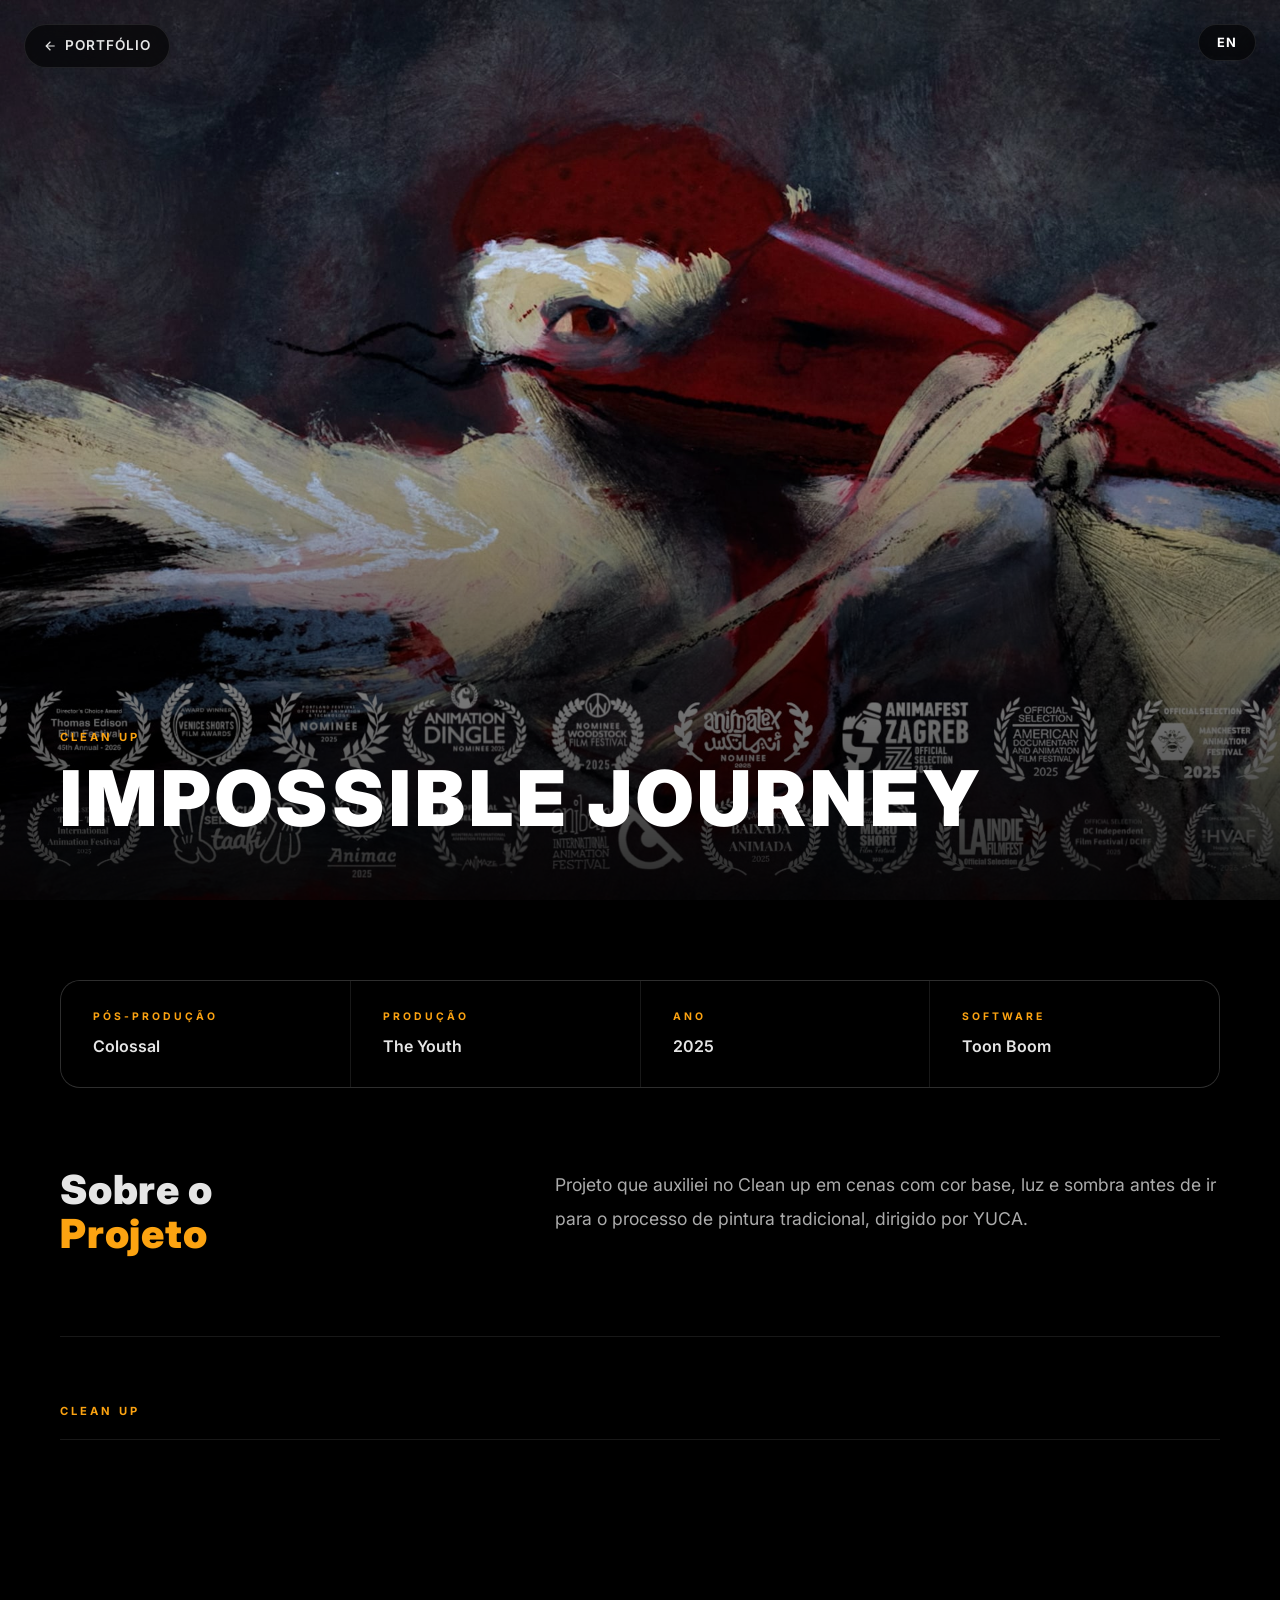
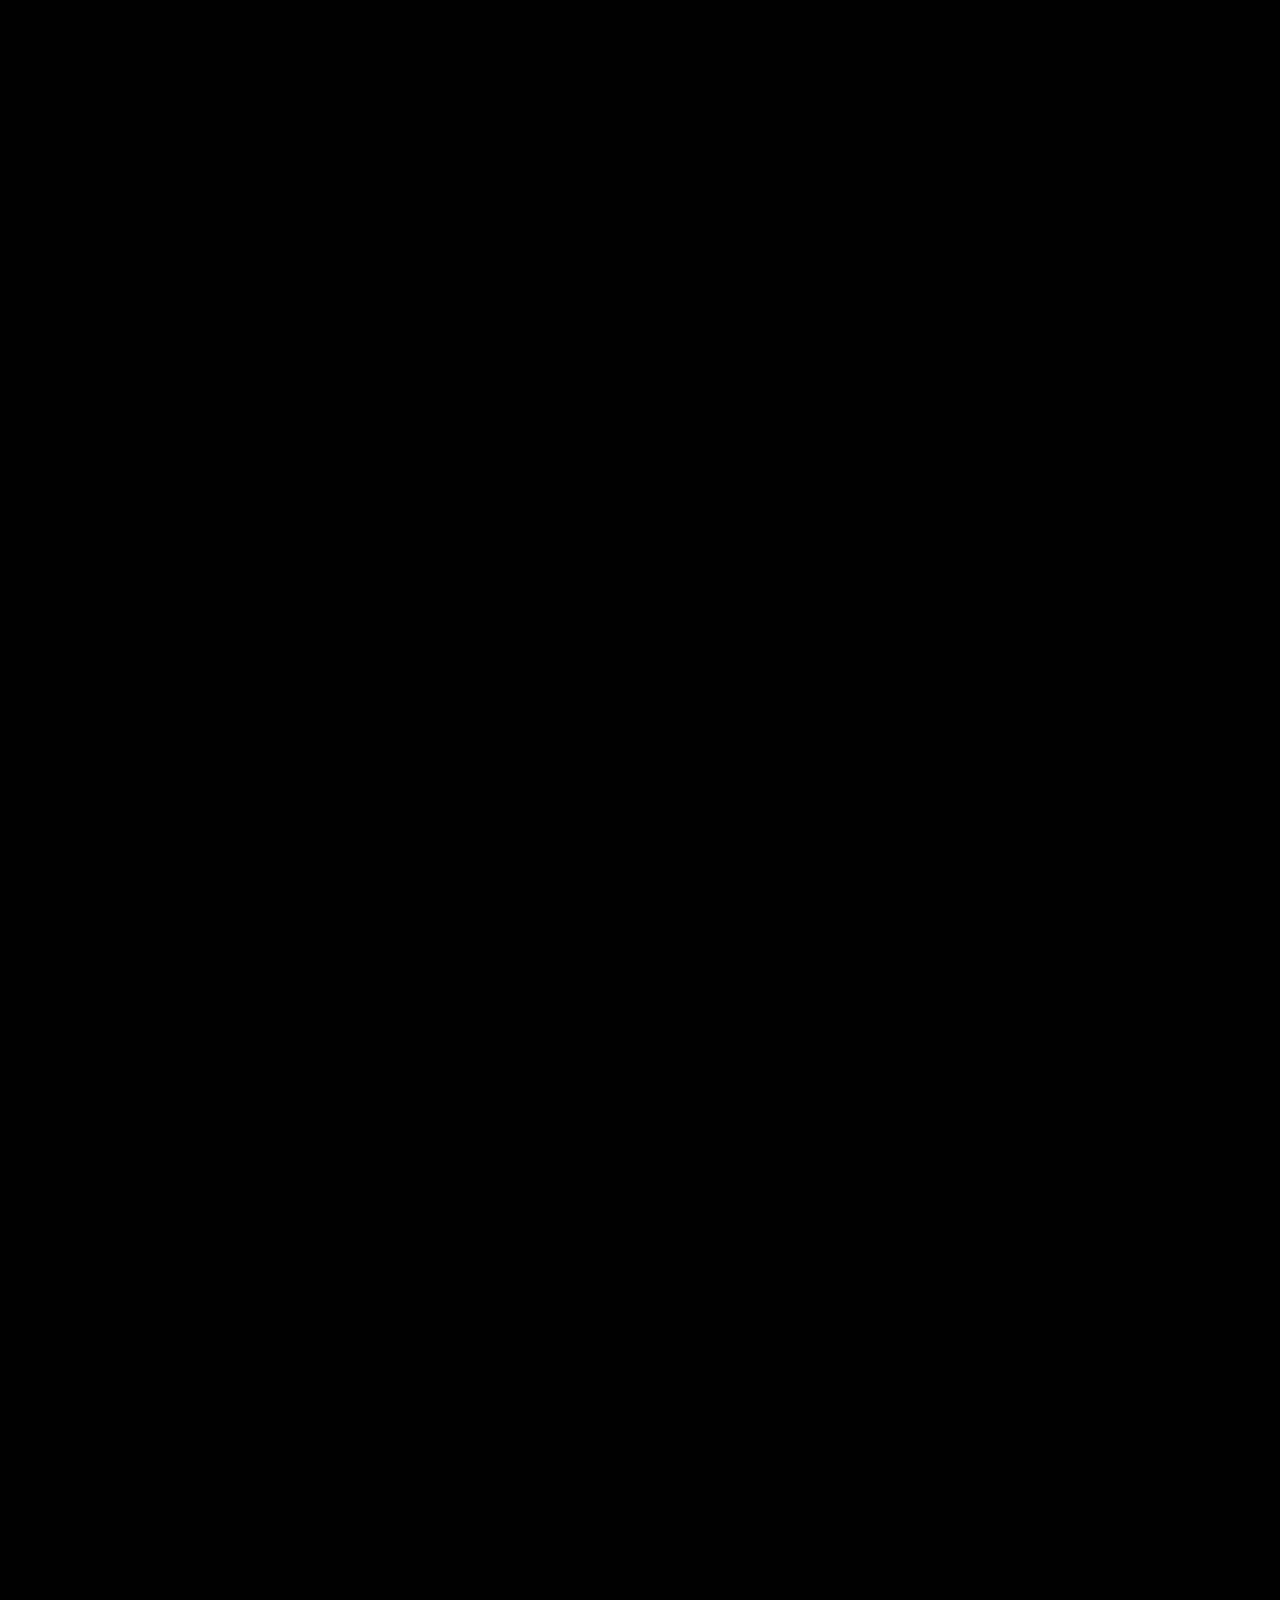
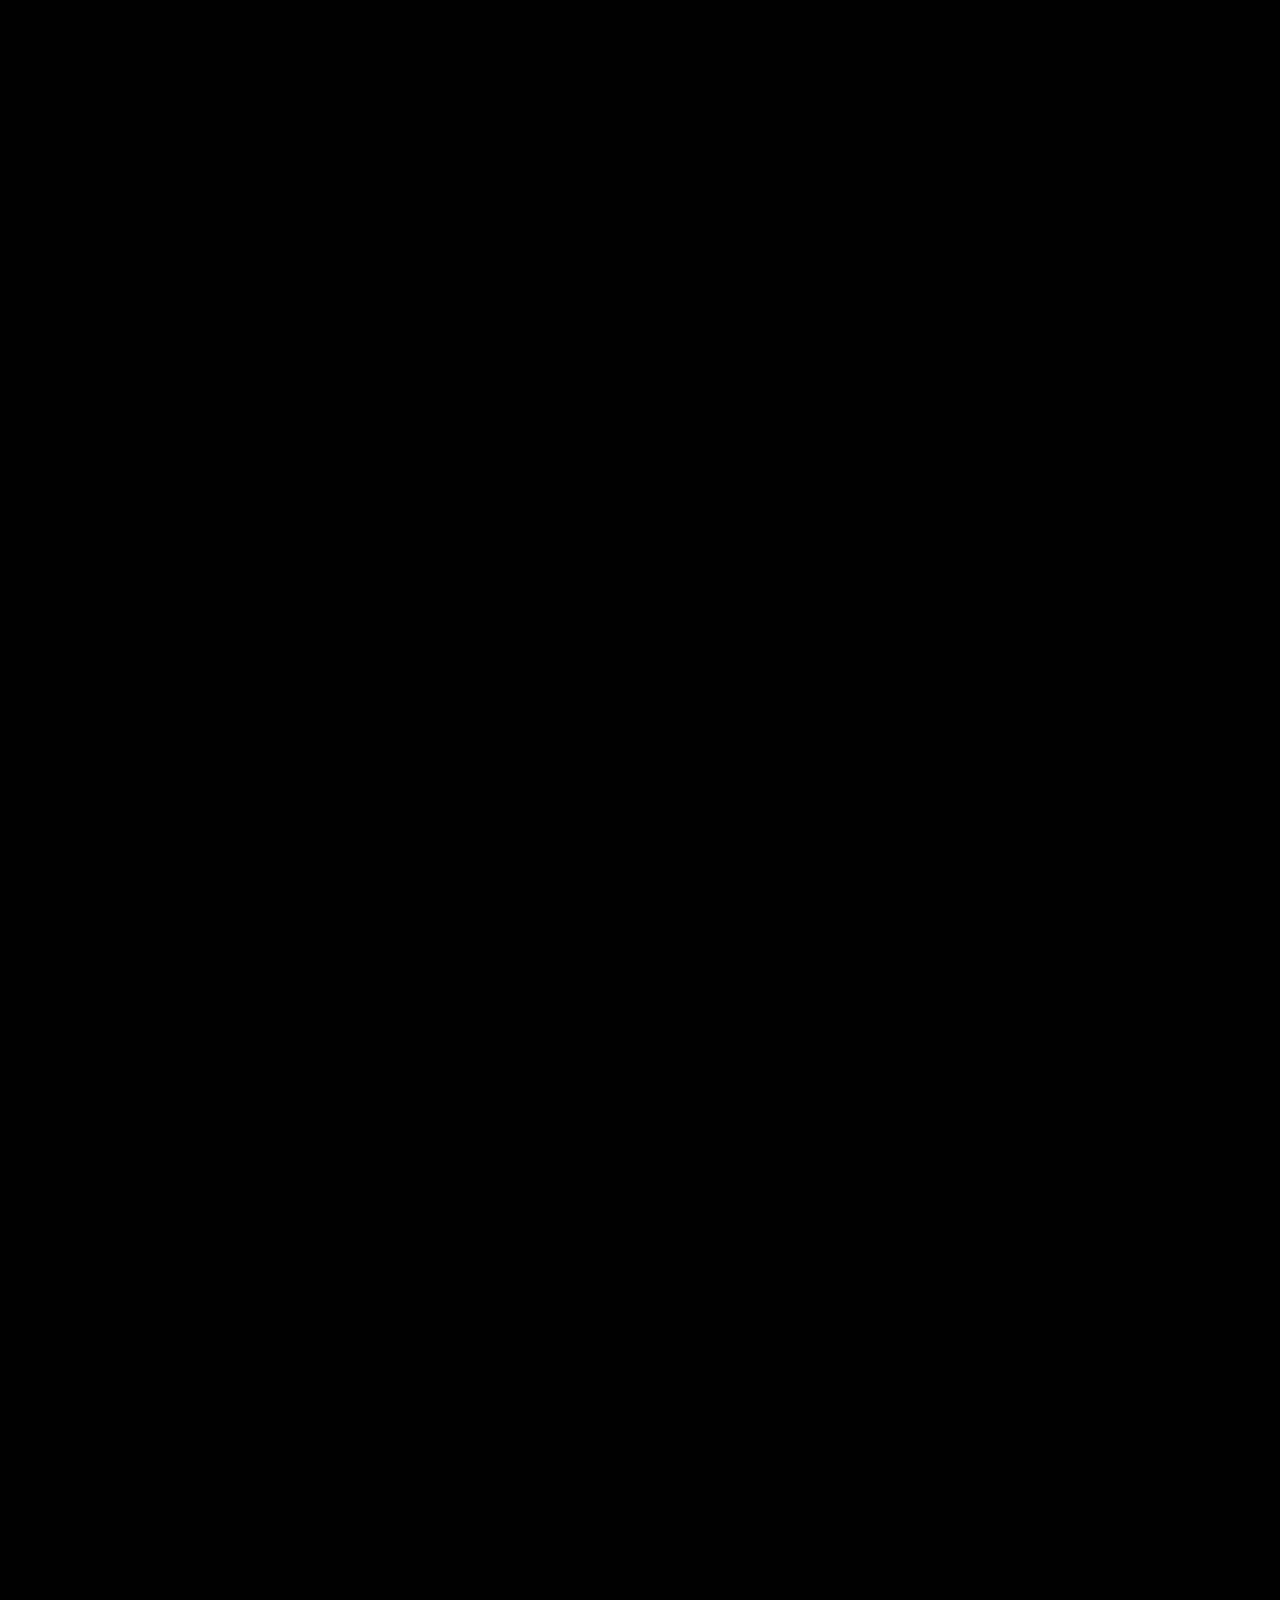
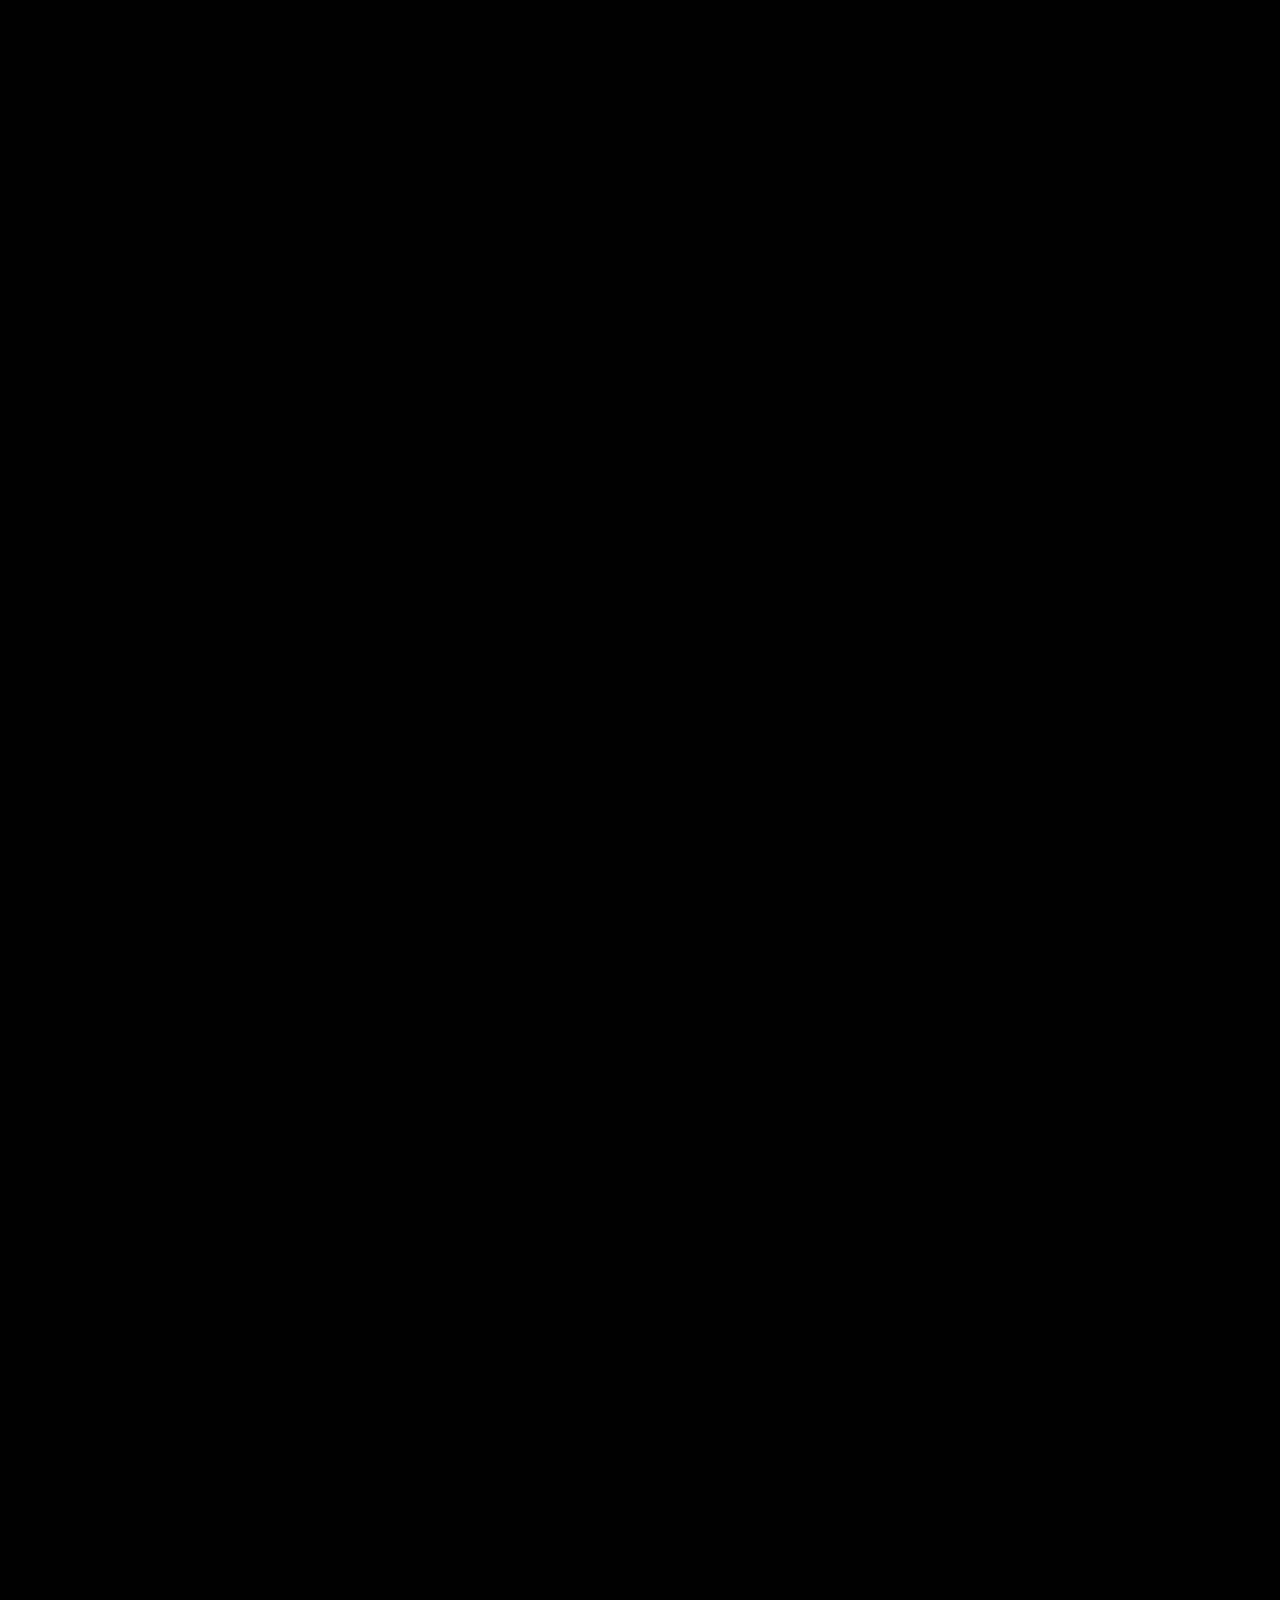
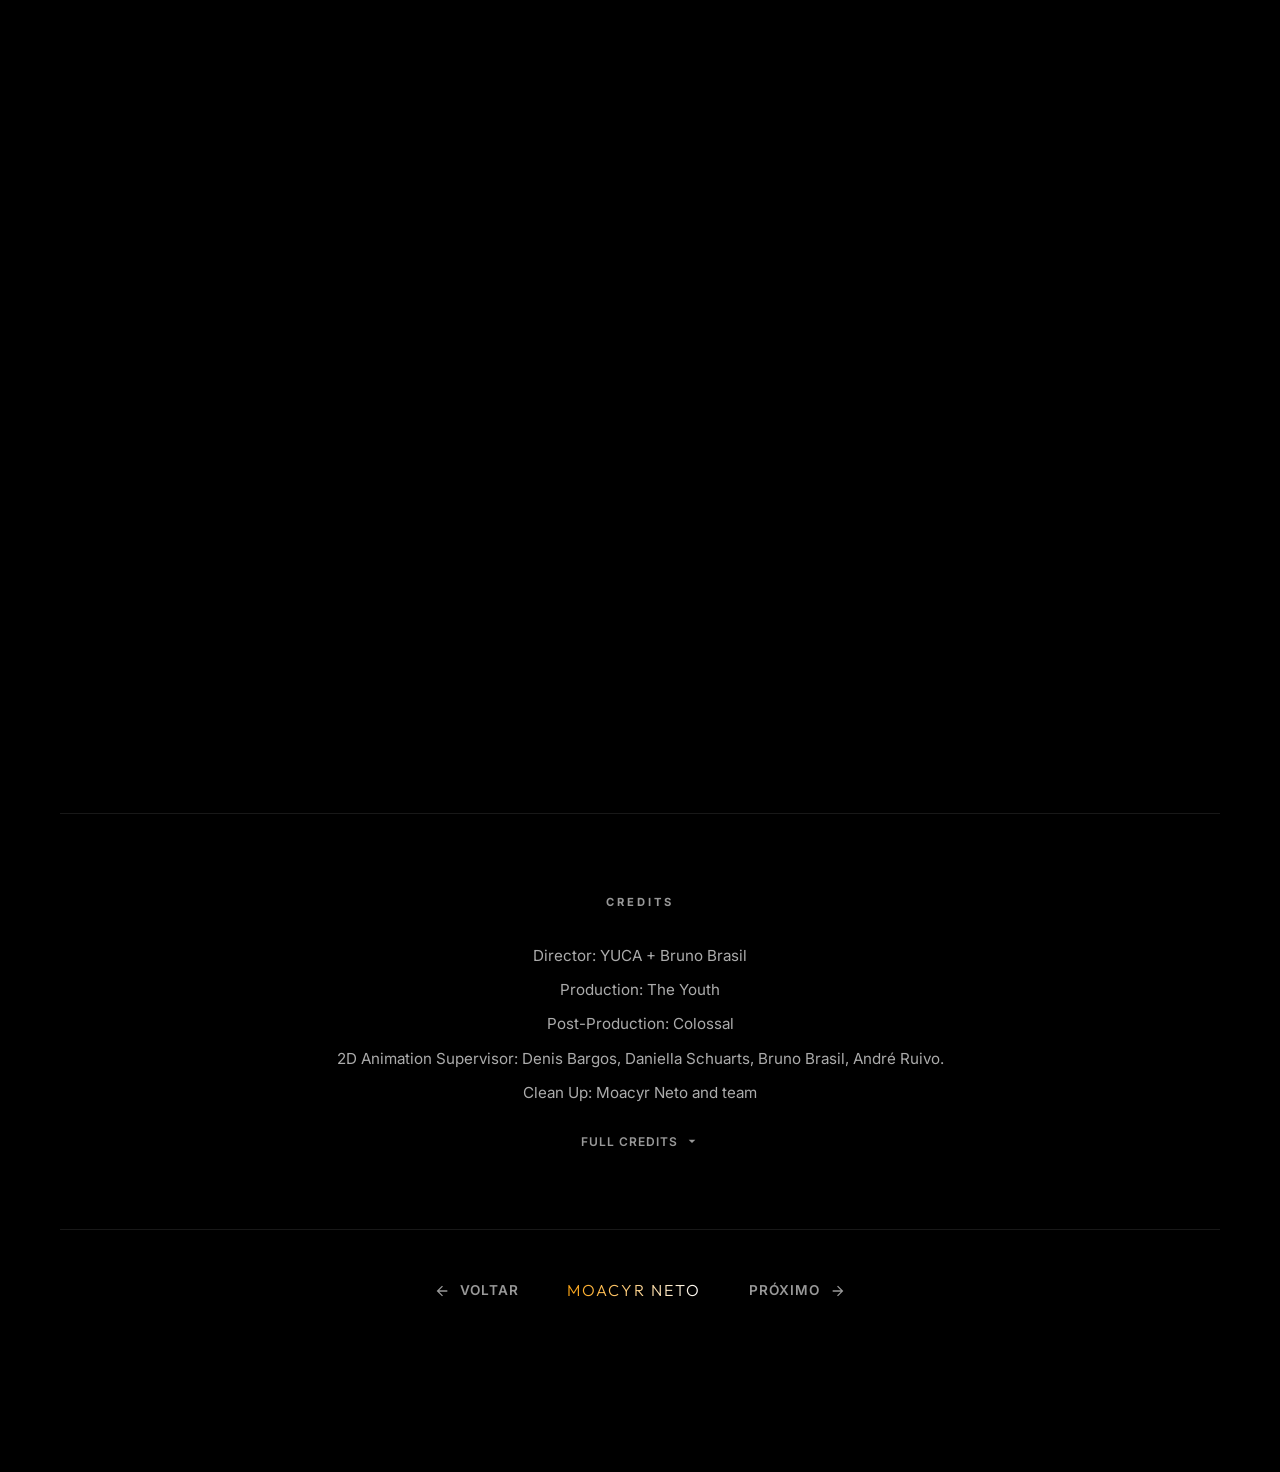
<file: projeto-impossible-journey.html>
<!DOCTYPE html>
<html lang="pt-br">
<head>
    <meta charset="UTF-8">
    <meta name="viewport" content="width=device-width, initial-scale=1.0, maximum-scale=1.0, user-scalable=no">
    <title>IMPOSSIBLE JOURNEY | Moacyr Neto</title>
    <link rel="preconnect" href="https://fonts.googleapis.com">
    <link rel="preconnect" href="https://fonts.gstatic.com" crossorigin>
    <link href="https://fonts.googleapis.com/css2?family=Inter:wght@300;400;600;900&family=Outfit:wght@300;400&display=swap" rel="stylesheet">
    <style>
        :root {
            --bg-color: #000000;
            --text-color: #E5E5E5;
            --accent-color: #FCA311;
            --secondary-color: #14213D;
            --muted-color: #999999;
            --glass-border: rgba(229, 229, 229, 0.1);
            --transition: all 0.5s cubic-bezier(0.23, 1, 0.32, 1);
        }

        * { margin: 0; padding: 0; box-sizing: border-box; font-family: 'Inter', sans-serif; }
        body { background: var(--bg-color); color: var(--text-color); overflow-x: hidden; line-height: 1.6; }
        ::-webkit-scrollbar { width: 8px; }
        ::-webkit-scrollbar-track { background: var(--bg-color); }
        ::-webkit-scrollbar-thumb { background: var(--secondary-color); border-radius: 4px; }
        .container { max-width: 1600px; margin: 0 auto; padding: 0 60px; }

        .back-btn {
            position: fixed; top: 24px; left: 24px; z-index: 100;
            display: flex; align-items: center; gap: 8px;
            color: var(--text-color); text-decoration: none;
            font-size: 0.85rem; font-weight: 600; letter-spacing: 1px; text-transform: uppercase;
            padding: 10px 18px;
            background: rgba(0,0,0,0.6); backdrop-filter: blur(12px);
            border: 1px solid var(--glass-border); border-radius: 50px;
            transition: var(--transition);
        }
        .back-btn:hover { background: var(--accent-color); border-color: var(--accent-color); color: #000; }
        .back-btn svg { width: 14px; height: 14px; fill: currentColor; }

        /* Hero desktop */
        .project-hero { width: 100%; height: 100vh; position: relative; overflow: hidden; background: #0a0f1e; }
        .project-hero-img { position: absolute; inset: 0; width: 100%; height: 100%; object-fit: cover; }
        .project-hero iframe, .project-hero video {
            position: absolute; inset: 0; width: 100%; height: 100%; object-fit: cover; border: none;
        }
        .project-hero-overlay {
            position: absolute; inset: 0;
            background: linear-gradient(to bottom, rgba(0,0,0,0.1) 0%, rgba(0,0,0,0) 40%, rgba(0,0,0,0.85) 100%);
            z-index: 1;
        }
        .project-hero-info { position: absolute; bottom: 60px; left: 0; right: 0; z-index: 2; }
        .project-category-tag {
            display: inline-block; font-size: 0.7rem; font-weight: 700;
            letter-spacing: 3px; text-transform: uppercase;
            color: var(--accent-color); margin-bottom: 12px;
        }
        .project-hero-title {
            font-family: 'Inter', sans-serif; font-weight: 900;
            font-size: clamp(2.5rem, 6vw, 5rem);
            line-height: 1.05; color: #fff; letter-spacing: 0.05em;
        }

        .project-content { padding: 80px 0 120px; }

        .project-meta {
            display: grid; grid-template-columns: repeat(4, 1fr);
            gap: 1px; background: var(--glass-border);
            border: 1px solid var(--glass-border); border-radius: 20px;
            overflow: hidden; margin-bottom: 80px;
        }
        .meta-item { padding: 28px 32px; background: var(--bg-color); }
        .meta-label { font-size: 0.65rem; font-weight: 700; letter-spacing: 3px; text-transform: uppercase; color: var(--accent-color); margin-bottom: 8px; }
        .meta-value { font-size: 1rem; font-weight: 600; }

        .project-description { display: grid; grid-template-columns: 1fr 1.6fr; gap: 80px; align-items: start; margin-bottom: 80px; }
        .project-description h2 { font-family: 'Inter', sans-serif; font-weight: 900; font-size: 2.5rem; line-height: 1.1; letter-spacing: 0.02em; position: sticky; top: 100px; }
        .project-description h2 span { color: var(--accent-color); }
        .project-description p { font-size: 1.1rem; line-height: 1.9; opacity: 0.75; margin-bottom: 20px; }

        .section-divider { height: 1px; background: var(--glass-border); margin: 60px 0; }

        /* Cenas */
        .scene-block { margin-bottom: 64px; }
        .scene-block:last-child { margin-bottom: 0; }
        .scene-header { padding: 0 0 16px; border-bottom: 1px solid var(--glass-border); margin-bottom: 20px; }
        .scene-tag { font-size: 0.7rem; font-weight: 700; letter-spacing: 3px; text-transform: uppercase; color: var(--accent-color); }

        /* Full bleed */
        .scene-gallery-wrap { margin: 0 -60px; }
        .scene-gallery {
            display: flex; flex-direction: column;
            /* evita linha de sub-pixel entre vídeos */
            gap: 0; font-size: 0;
        }
        .scene-gif {
            width: 100%; overflow: hidden;
            margin-bottom: -1px;
            /* reserva o espaço antes do vídeo carregar — evita flash preto no mobile */
            aspect-ratio: 16/9;
            background: #000;
        }
        .scene-gif:last-child { margin-bottom: 0; }
        .scene-gif img,
        .scene-gif video {
            width: 100%; height: 100%;
            display: block;
            object-fit: cover;
            vertical-align: bottom;
        }
        .gif-placeholder {
            width: 100%; aspect-ratio: 16/9;
            display: flex; flex-direction: column; align-items: center; justify-content: center;
            gap: 8px; color: var(--muted-color); font-size: 0.65rem; letter-spacing: 2px;
            text-transform: uppercase; border: 1px dashed var(--glass-border);
        }
        .gif-placeholder svg { width: 22px; height: 22px; opacity: 0.25; fill: currentColor; }

        /* Créditos — centralizado entre as duas linhas */
        .project-credits {
            padding: 80px 0;
            border-top: 1px solid var(--glass-border);
            border-bottom: 1px solid var(--glass-border);
            text-align: center;
            display: flex;
            flex-direction: column;
            align-items: center;
            justify-content: center;
            min-height: 260px;
        }
        .credits-title {
            font-size: 0.7rem; font-weight: 700;
            letter-spacing: 3px; text-transform: uppercase;
            color: var(--muted-color); margin-bottom: 32px;
        }
        .credits-list {
            display: flex; flex-direction: column; gap: 10px;
        }
        .credit-line {
            font-size: 0.95rem; color: var(--text-color); opacity: 0.75;
            line-height: 1.6;
        }
        .credit-line strong {
            font-weight: 400;
        }

        /* Nav inferior — centralizado, sem borda própria (créditos já tem borda abaixo) */
        .project-nav {
            display: flex; justify-content: center; align-items: center;
            gap: 48px;
            padding: 48px 0;
        }
        .project-nav a {
            display: flex; align-items: center; gap: 10px;
            text-decoration: none; color: var(--muted-color);
            font-size: 0.85rem; font-weight: 600; letter-spacing: 1px;
            text-transform: uppercase; transition: var(--transition);
        }
        .project-nav a:hover { color: var(--accent-color); }
        .project-nav a svg { width: 16px; height: 16px; fill: currentColor; }
        .project-nav .center-logo {
            font-family: 'Outfit', sans-serif; font-weight: 300;
            font-size: 1rem; letter-spacing: 2px;
            background: linear-gradient(90deg, var(--accent-color), #fff);
            -webkit-background-clip: text; background-clip: text;
            -webkit-text-fill-color: transparent; text-decoration: none;
        }

        /* Botão "ver créditos completos" */
        .credits-toggle {
            margin-top: 28px;
            background: none; border: none;
            color: var(--muted-color);
            font-size: 0.75rem; font-weight: 600;
            letter-spacing: 1px; text-transform: uppercase;
            cursor: pointer; display: flex; align-items: center; gap: 6px;
            transition: color 0.3s;
        }
        .credits-toggle:hover { color: var(--accent-color); }
        .credits-toggle svg { transition: transform 0.3s; }
        .credits-toggle.open svg { transform: rotate(180deg); }

        /* Lista completa — escondida por padrão */
        .credits-full {
            display: none;
            margin-top: 28px;
            max-width: 680px;
            text-align: left;
        }
        .credits-full.open { display: block; }
        .credits-full p {
            font-size: 0.82rem; line-height: 1.8;
            opacity: 0.55; color: var(--text-color);
            margin-bottom: 12px;
        }
        .credits-full p:last-child { margin-bottom: 0; }

        /* Vídeo: fade-in quando pronto — evita flash preto no mobile */
        .scene-gif video {
            opacity: 0;
            transition: opacity 0.3s ease;
        }
        .scene-gif video.ready {
            opacity: 1;
        }

        .reveal { opacity: 0; transform: translateY(30px); transition: opacity 0.7s ease, transform 0.7s cubic-bezier(0.23, 1, 0.32, 1); }
        .reveal.active { opacity: 1; transform: translateY(0); }

        .lang-btn {
            position: fixed; top: 24px; right: 24px; z-index: 100;
            background: rgba(0,0,0,0.6); backdrop-filter: blur(12px);
            border: 1px solid var(--glass-border); border-radius: 50px;
            color: white; padding: 10px 18px;
            font-size: 0.8rem; font-weight: 700; letter-spacing: 1px;
            cursor: pointer; transition: var(--transition);
        }
        .lang-btn:hover { background: var(--accent-color); border-color: var(--accent-color); color: #000; }

        @media (max-width: 768px) {
            .container { padding: 0 20px; }
            .lang-btn { top: 16px; right: 16px; padding: 8px 14px; }
            .back-btn { top: 16px; left: 16px; font-size: 0.75rem; padding: 8px 14px; }

            .project-hero { height: auto; display: flex; flex-direction: column; }
            .project-hero-img { position: static; width: 100%; height: auto; aspect-ratio: 16/9; object-fit: cover; }
            .project-hero iframe, .project-hero video { position: static; width: 100%; height: auto; aspect-ratio: 16/9; }
            .project-hero-overlay { display: none; }
            .project-hero-info { position: static; padding: 20px 20px 0; background: var(--bg-color); }
            .project-hero-title { font-size: 1.8rem; }

            .project-content { padding: 30px 0 80px; }
            .project-meta { grid-template-columns: 1fr 1fr; }
            .meta-item { padding: 16px 18px; }
            .meta-value { font-size: 0.85rem; word-break: break-word; }
            .meta-label { font-size: 0.55rem; }

            .project-description { grid-template-columns: 1fr; gap: 30px; }
            .project-description h2 { position: static; font-size: 1.8rem; }

            .scene-gallery-wrap { margin: 0 -20px; }
            .project-nav .center-logo { display: none; }
        }
    </style>
</head>
<body>

    <a href="index.html" class="back-btn">
        <svg viewBox="0 0 24 24"><path d="M20 11H7.83l5.59-5.59L12 4l-8 8 8 8 1.41-1.41L7.83 13H20v-2z"/></svg>
        <span class="back-label">Portfólio</span>
    </a>
    <button class="lang-btn" id="langBtn" onclick="toggleLang()">EN</button>

    <div class="project-hero">
        <img src="ImpossibleJourneyCapa.jpeg" alt="Impossible Journey" class="project-hero-img">
        <div class="project-hero-overlay"></div>
        <div class="project-hero-info">
            <div class="container">
                <div class="project-category-tag">Clean Up</div>
                <h1 class="project-hero-title">IMPOSSIBLE JOURNEY</h1>
            </div>
        </div>
    </div>

    <div class="project-content">
        <div class="container">

            <div class="project-meta reveal">
                <div class="meta-item"><div class="meta-label">Pós-Produção</div><div class="meta-value">Colossal</div></div>
                <div class="meta-item"><div class="meta-label">Produção</div><div class="meta-value">The Youth</div></div>
                <div class="meta-item"><div class="meta-label">Ano</div><div class="meta-value">2025</div></div>
                <div class="meta-item"><div class="meta-label">Software</div><div class="meta-value">Toon Boom</div></div>
            </div>

            <div class="project-description reveal">
                <h2>Sobre o<br><span>Projeto</span></h2>
                <div>
                    <p>Projeto que auxiliei no Clean up em cenas com cor base, luz e sombra antes de ir para o processo de pintura tradicional, dirigido por YUCA.</p>
                </div>
            </div>

            <div class="section-divider"></div>

            <div id="scenesContainer" class="reveal"></div>

            <!-- ═══ CRÉDITOS ═══
                 Adicione linhas no formato: Cargo: Nome(s)
            -->
            <!-- ═══ CRÉDITOS ═══
                 Edite os créditos principais abaixo.
                 A lista completa fica escondida e expande com o botão.
            -->
            <div class="project-credits reveal">
                <div class="credits-title">Credits</div>

                <!-- Créditos principais — apenas os mais relevantes para o seu trabalho -->
                <div class="credits-list">
                    <div class="credit-line">Director: <strong>YUCA + Bruno Brasil</strong></div>
                    <div class="credit-line">Production: <strong>The Youth</strong></div>
                    <div class="credit-line">Post-Production: <strong>Colossal</strong></div>
                    <div class="credit-line">2D Animation Supervisor: <strong>Denis Bargos, Daniella Schuarts, Bruno Brasil, André Ruivo.</strong></div>
                    <div class="credit-line">Clean Up: <strong>Moacyr Neto</strong> and team</div>
                    <!-- ➕ adicione ou remova linhas aqui -->
                </div>

                <!-- Botão para expandir créditos completos -->
                <button class="credits-toggle" id="creditsToggle" onclick="toggleCredits()">
                    Full Credits
                    <svg id="creditsChevron" viewBox="0 0 24 24" width="16" height="16" fill="currentColor"><path d="M7 10l5 5 5-5z"/></svg>
                </button>

                <!-- Lista completa — colada do press kit / vimeo description -->
                <div class="credits-full" id="creditsFull">
                    <p>Executive Creative Director: Eduardo Lubiazi, João Machado. Executive Producer: Eduardo Lubiazi. Head of Production: Daniel Maia. Post-Production Coordinator: Yasmim Uehara. Art Director: Eduardo Rosa. Animation Director: YUCA + Bruno Brasil. DOP: Yuri Maranhão.</p>
                    <p>Producer: Yasmim Uehara, Mauricio Kazu Yamashita. Production Coordinator: Carol Cherobim. Assistant Coordinator: Camila Pires, Lu Krasa.</p>
                    <p>Screenplay: Viton Araújo and Eduardo Tavares. Editor: Leonardo Salomão. Painting Artists: Ana Beatriz Artigas, João Paulo de Carvalho. 2D Animation Supervisor: Denis Bargos, Daniella Schuarts, Bruno Brasil, André Ruivo. VFX Supervision: Rodrigo Stradiotto, Diogo Gameiro.</p>
                    <p>2D Animation: Carol Caporrino, Nana Siqueira, Gabriela Chamorro Diniz, Danila Ribeiro, Thalyne Chrystyna, Gabrielle Paparelli, André Ruivo, Diones Ignacio, Robson Vilalba, Anderson Omori, Gilson Júnior, Bremo, Gui Kirinus, Geovani Angelo, Carlos Yury, Gui Klein, Sid Ahearne, Alexandre Sales, Gabriel Fraga, Gabriel Chagas, Robb Reis, Denis Bargos.</p>
                    <p>Clean Up / Painting: Clara Luz Carvalho Salazar, Nana Siqueira, Giovanna Jahjah, Melissa Ferreira Sartor, Renata SHP, Brenda Maryan, Taiza Nogueira, Mateuz Fernandes, Robson Vilalba, Diones Ignacio, Dudu Querubins, Ulisses Jucá, Luiz Alvares, Pedro Solano, Thallyson Silvestre, Moacyr Neto, Diogo Saraiva, Carlos Yury, Lucas Batalha, Rosinaldo Lages, Josias Bosio, Bruno Mazzilli, Leonardo Vincensi, Rafael Sinnott, Lucas Moraes, Fabio Soro, Lucas Fernandes Siqueira, Jonatas Freire da Silva Souza, Rhuan Gonçalves, Diego Akel, Lucas Felipe Pereira.</p>
                    <p>2D Compositing: Gabriel Rocha, Diego Eduardo Loz, Tiago Castro, Adelir Boeira, Lucas Santiago, Jean Lamin, Alan Jose Dias. Colorist: Erick Moraes. Motion Graphics: Janaína da Veiga.</p>
                    <p>Music: Satélite Áudio. Music Direction: Roberto Coelho, Kito Siqueira e Hurso Ambrifi.</p>
                    <!-- ➕ adicione mais parágrafos se precisar -->
                </div>
            </div>

            <div class="project-nav reveal">
                <a href="index.html">
                    <svg viewBox="0 0 24 24"><path d="M20 11H7.83l5.59-5.59L12 4l-8 8 8 8 1.41-1.41L7.83 13H20v-2z"/></svg>
                    Voltar
                </a>
                <a href="index.html" class="center-logo">Moacyr Neto</a>
                <a href="#">
                    Próximo
                    <svg viewBox="0 0 24 24"><path d="M4 11h12.17l-5.59-5.59L12 4l8 8-8 8-1.41-1.41L16.17 13H4v-2z"/></svg>
                </a>
            </div>

        </div>
    </div>

    <script>
    const CENAS = [
        {
            tag: "Clean Up",
            clips: [
                { src: "ImpossibleJourneySH160_COR_BASE.mp4", label: "SH160 Cor Base" },
                { src: "ImpossibleJourneySH160_LUZ.mp4",      label: "SH160 Luz" },
                { src: "ImpossibleJourneySH170_COR_BASE.mp4", label: "SH170 Cor Base" },
                { src: "ImpossibleJourneySH270_COR_BASE.mp4", label: "SH270 Cor Base" },
                { src: "ImpossibleJourneySH450_COR_BASE.mp4", label: "SH450 Cor Base" },
                { src: "ImpossibleJourneyBebe_01.mp4",         label: "Bebê 01" },
                { src: "ImpossibleJourneyBebe_02.mp4",         label: "Bebê 02" },
                { src: "ImpossibleJourneyBebe_03.mp4",         label: "Bebê 03" },
            ]
        },
    ];

    const iconImg = `<svg viewBox="0 0 24 24"><path d="M21 19V5c0-1.1-.9-2-2-2H5c-1.1 0-2 .9-2 2v14c0 1.1.9 2 2 2h14c1.1 0 2-.9 2-2zM8.5 13.5l2.5 3.01L14.5 12l4.5 6H5l3.5-4.5z"/></svg>`;

    const container = document.getElementById('scenesContainer');
    container.innerHTML = CENAS.map(c => {
        const clipsHTML = c.clips && c.clips.length
            ? `<div class="scene-gallery-wrap"><div class="scene-gallery">
                ${c.clips.map(g => {
                    if (!g.src) {
                        return `<div class="scene-gif"><div class="gif-placeholder">${iconImg}<span>${g.label}</span></div></div>`;
                    }
                    const isVideo = /\.(webm|mp4|mov)$/i.test(g.src);
                    if (isVideo) {
                        // preload="none" — só carrega quando o observer mandar
                        return `<div class="scene-gif"><video loop muted playsinline preload="metadata"><source src="${g.src}" type="video/mp4"></video></div>`;
                    }
                    return `<div class="scene-gif"><img src="${g.src}" alt="${g.label}" loading="lazy"></div>`;
                }).join('')}
               </div></div>`
            : '';

        return `
        <div class="scene-block reveal">
            <div class="scene-header">
                <span class="scene-tag">${c.tag}</span>
            </div>
            ${clipsHTML}
        </div>`;
    }).join('');

    // ── Reveal observer (seções gerais) ──────────────────────────────
    const revealObs = new IntersectionObserver(
        entries => entries.forEach(e => { if (e.isIntersecting) e.target.classList.add('active'); }),
        { threshold: 0.08 }
    );
    document.querySelectorAll('.reveal').forEach(el => revealObs.observe(el));

    // ── Play/Pause observer — toca só quando visível ──────────────────
    // threshold: 0.25 = pelo menos 25% do vídeo na tela para começar
    const videoObs = new IntersectionObserver(entries => {
        entries.forEach(e => {
            const video = e.target.querySelector('video');
            if (!video) return;
            if (e.isIntersecting) {
                video.play().catch(() => {}); // catch ignora bloqueio de autoplay
            } else {
                video.pause();
            }
        });
    }, { threshold: 0.25 });

    document.querySelectorAll('.scene-gif').forEach(el => videoObs.observe(el));

    // ── Fade-in quando o vídeo tem dados suficientes para exibir ─────
    // Evita flash preto no mobile — o vídeo só aparece quando tem o 1º frame
    document.querySelectorAll('.scene-gif video').forEach(video => {
        const show = () => video.classList.add('ready');
        if (video.readyState >= 2) {
            show();
        } else {
            video.addEventListener('loadeddata', show, { once: true });
            video.addEventListener('canplay',    show, { once: true });
        }
    });

    function toggleCredits() {
        const full    = document.getElementById('creditsFull');
        const toggle  = document.getElementById('creditsToggle');
        const isOpen  = full.classList.toggle('open');
        toggle.classList.toggle('open', isOpen);
        toggle.childNodes[0].textContent = isOpen ? 'Close Credits ' : 'Full Credits ';
    }
    </script>

    <script>
    const TRADUCOES = {
        pt: {
            back:        "Portfólio",
            sobre_title: "Sobre o",
            sobre_span:  "Projeto",
            sobre_p1:    "Projeto que auxiliei no Clean up em cenas com cor base, luz e sombra antes de ir para o processo de pintura tradicional, dirigido por YUCA.",
            nav_prev:    "Voltar",
            nav_next:    "Próximo",
        },
        en: {
            back:        "Portfolio",
            sobre_title: "About the",
            sobre_span:  "Project",
            sobre_p1:    "Provided Clean up support on scenes featuring base color, lighting, and shadow passes before the traditional painting process. Directed by YUCA.",
            nav_prev:    "Back",
            nav_next:    "Next",
        }
    };

    let currentLang = 'pt';

    function toggleLang() {
        currentLang = currentLang === 'pt' ? 'en' : 'pt';
        document.getElementById('langBtn').textContent = currentLang === 'pt' ? 'EN' : 'PT';
        applyLang(currentLang);
    }

    function applyLang(lang) {
        const t = TRADUCOES[lang];
        const q = s => document.querySelector(s);
        const qa = s => document.querySelectorAll(s);
        q('.back-label').textContent = t.back;
        q('.project-description h2').innerHTML = `${t.sobre_title}<br><span>${t.sobre_span}</span>`;
        const ps = qa('.project-description p');
        if (ps[0]) ps[0].textContent = t.sobre_p1;
        qa('.project-nav a').forEach((a, i) => {
            if (i === 0) a.innerHTML = a.innerHTML.replace(/Voltar|Back/, t.nav_prev);
            if (i === 2) a.innerHTML = a.innerHTML.replace(/Próximo|Next/, t.nav_next);
        });
    }
    </script>
</body>
</html>
</file>
<file: style.css>
:root {
  --bg-color: #000;
  --text-color: #e5e5e5;
  --accent-color: #fca311;
  --secondary-color: #0a1020;
  --muted-color: #999;
  --glass-border: rgba(229, 229, 229, 0.1);
  --transition: all 0.35s ease;
}

* {
  margin: 0;
  padding: 0;
  box-sizing: border-box;
  font-family: "Inter", sans-serif;
}

html,
body {
  width: 100%;
  overflow-x: hidden;
}

body {
  background: var(--bg-color);
  color: var(--text-color);
  line-height: 1.6;
}

.container {
  max-width: 1240px;
  margin: 0 auto;
  padding: 0 20px;
}

header {
  position: absolute;
  top: 0;
  width: 100%;
  padding: 5px 0;
  z-index: 1000;
  background: transparent;
}

nav {
  display: flex;
  justify-content: space-between;
  align-items: center;
  margin-top: -15px;
}

.logo-video-wrap {
  display: flex;
  align-items: center;
  height: 120px;
}

.logo-text {
  display: flex;
  align-items: center;
  text-decoration: none;
}

.logo-star {
  width: 120px;
  height: 120px;
  object-fit: contain;
}

.menu-toggle {
  display: none;
  background: none;
  border: none;
  color: #fff;
  font-size: 1.5rem;
  cursor: pointer;
  padding: 5px;
  z-index: 1100;
  position: relative;
}

.mobile-menu-logo {
  display: none;
}

.nav-links {
  display: flex;
  gap: 30px;
  list-style: none;
}

.nav-links a {
  text-decoration: none;
  color: var(--muted-color);
  font-weight: 400;
  font-size: 0.9rem;
  transition: var(--transition);
}

.nav-links a:hover,
.nav-links a.active {
  color: var(--accent-color);
}

main {
  padding-top: 88px;
}

.hero {
  padding: 18px 0 28px;
}

.hero-card {
  position: relative;
  width: 100%;
  height: calc(100vh - 126px);
  min-height: 520px;
  border-radius: 24px;
  overflow: hidden;
  border: 1px solid var(--glass-border);
  background: #0a0f1e;
}

.hero-bg-video {
  position: absolute;
  inset: 0;
  width: 100%;
  height: 100%;
  object-fit: cover;
}

.hero-overlay {
  position: absolute;
  inset: 0;
  background: linear-gradient(135deg, rgba(20, 33, 61, 0.5), rgba(0, 0, 0, 0.55));
}

.hero-content {
  position: relative;
  z-index: 2;
  width: 100%;
  height: 100%;
  display: grid;
  place-items: center;
  text-align: center;
  padding: 30px;
}

.hero-title {
  font-family: "Boldonse", sans-serif;
  font-size: clamp(1.5rem, 4vw, 2.4rem);
  letter-spacing: 0.08em;
}

.hero-subtitle {
  margin-top: 10px;
  font-size: 0.72rem;
  letter-spacing: 2px;
  text-transform: uppercase;
  color: rgba(255, 255, 255, 0.75);
}

.section {
  padding: 92px 0;
}

.section-header {
  margin-bottom: 38px;
}

.section-tag {
  display: block;
  color: var(--accent-color);
  text-transform: uppercase;
  letter-spacing: 2px;
  font-size: 0.75rem;
  margin-bottom: 10px;
}

.section-title {
  font-size: clamp(1.8rem, 4vw, 3rem);
  font-weight: 900;
}

.project-grid {
  display: grid;
  grid-template-columns: repeat(auto-fit, minmax(270px, 1fr));
  gap: 24px;
}

.project-card {
  background: var(--secondary-color);
  border-radius: 20px;
  border: 1px solid var(--glass-border);
  overflow: hidden;
  text-decoration: none;
  color: inherit;
  transition: transform 0.3s ease, border-color 0.3s ease;
}

.project-card.reel-card {
  grid-column: 1 / -1;
  display: grid;
  grid-template-columns: 1fr 1fr;
}

.project-card.reel-card .project-media {
  aspect-ratio: auto;
  min-height: 260px;
  height: 100%;
}

.project-card.reel-card .project-info {
  padding: 34px;
}

.reel-badge {
  display: inline-flex;
  align-items: center;
  gap: 6px;
  background: rgba(252, 163, 17, 0.12);
  border: 1px solid rgba(252, 163, 17, 0.35);
  border-radius: 999px;
  padding: 5px 12px;
  font-size: 0.65rem;
  letter-spacing: 2px;
  text-transform: uppercase;
  color: var(--accent-color);
  margin-bottom: 10px;
}

.reel-desc {
  color: #c9c9c9;
  font-size: 0.9rem;
  margin-top: 10px;
}

.project-card:hover {
  transform: translateY(-4px);
  border-color: var(--accent-color);
}

.project-media {
  position: relative;
  aspect-ratio: 16 / 10;
  background: #000;
}

.project-image,
.project-video {
  position: absolute;
  inset: 0;
  width: 100%;
  height: 100%;
  object-fit: cover;
}

.project-image {
  opacity: 0.7;
}

.project-video {
  opacity: 0;
  transition: opacity 0.35s ease;
}

.project-video.ready {
  opacity: 1;
}

.project-info {
  padding: 18px;
}

.project-category {
  display: block;
  color: var(--accent-color);
  font-size: 0.72rem;
  letter-spacing: 1.2px;
  text-transform: uppercase;
  margin-bottom: 6px;
}

.project-title {
  font-size: 1.2rem;
  font-weight: 800;
}

.about-layout {
  display: grid;
  grid-template-columns: 1fr 1.2fr;
  gap: 34px;
  align-items: center;
}

.about-photo {
  border-radius: 22px;
  overflow: hidden;
  border: 1px solid var(--glass-border);
}

.about-photo img {
  width: 100%;
  display: block;
}

.about-text p {
  margin: 0 0 12px;
  color: #c9c9c9;
}

.contact-box {
  background: var(--secondary-color);
  border: 1px solid var(--glass-border);
  border-radius: 24px;
  padding: 28px;
  max-width: 800px;
  margin: 0 auto;
  aspect-ratio: 16 / 9;
  display: flex;
  flex-direction: column;
  justify-content: center;
}

.contact-form textarea {
  resize: none;
}

.contact-email {
  color: var(--text-color);
  text-decoration: none;
  font-size: clamp(1.2rem, 3vw, 2.2rem);
  transition: var(--transition);
  display: inline-block;
}

.contact-email:hover {
  color: var(--accent-color);
}

.contact-form {
  display: grid;
  gap: 14px;
}

.contact-form input,
.contact-form textarea {
  width: 100%;
  background: rgba(0, 0, 0, 0.25);
  border: 1px solid var(--glass-border);
  border-radius: 12px;
  color: #fff;
  padding: 12px 14px;
}

.contact-form button {
  border: 0;
  border-radius: 999px;
  background: var(--accent-color);
  color: #fff;
  padding: 12px 20px;
  font-weight: 700;
  cursor: pointer;
}

footer {
  border-top: 1px solid var(--glass-border);
  padding: 64px 0 40px;
  text-align: center;
}

.social-links {
  display: flex;
  justify-content: center;
  gap: 28px;
  margin-bottom: 18px;
  flex-wrap: wrap;
}

.social-link {
  display: inline-flex;
  align-items: center;
  justify-content: center;
  color: #fff;
  text-decoration: none;
  transition: var(--transition);
}

.social-link:hover {
  color: var(--accent-color);
}

.social-link svg {
  width: 30px;
  height: 30px;
  fill: currentColor;
}

.footer-email {
  display: block;
  color: var(--accent-color);
  text-decoration: none;
  font-weight: 600;
  letter-spacing: 1px;
  font-size: 0.72rem;
  text-transform: uppercase;
  margin-bottom: 28px;
}

.footer-email:hover {
  opacity: 0.85;
}

.footer-copy {
  color: #4a4a4a;
  letter-spacing: 2px;
  text-transform: uppercase;
}

#splash {
  position: fixed;
  inset: 0;
  background: #000;
  z-index: 9999;
  display: grid;
  place-items: center;
  transition: transform 0.8s cubic-bezier(0.76, 0, 0.24, 1);
}

#splash.slide-up {
  transform: translateY(-100%);
}

.splash-logo {
  font-family: "Boldonse", sans-serif;
  font-size: clamp(2.2rem, 7vw, 5.4rem);
  color: #fff;
}

.splash-logo span {
  display: inline-block;
  opacity: 0;
  transform: translateY(60px);
  animation: letterUp 0.6s cubic-bezier(0.23, 1, 0.32, 1) forwards;
}

.splash-divider {
  display: flex;
  align-items: center;
  gap: 14px;
  margin-top: 14px;
  opacity: 0;
  animation: fadeInSub 0.5s ease 1s forwards;
}

.splash-line,
.splash-line-right {
  height: 1.5px;
  width: 0;
  background: var(--accent-color);
  animation: lineExpand 0.6s ease 0.9s forwards;
}

.splash-title {
  font-size: 0.72rem;
  letter-spacing: 4px;
  text-transform: uppercase;
  color: var(--accent-color);
  white-space: nowrap;
}

@keyframes letterUp {
  to {
    opacity: 1;
    transform: translateY(0);
  }
}

@keyframes fadeInSub {
  to {
    opacity: 1;
  }
}

@keyframes lineExpand {
  to {
    width: 55px;
  }
}

.reveal {
  opacity: 0;
  transform: translateY(22px);
  transition: opacity 0.6s ease, transform 0.6s ease;
}

.reveal.active {
  opacity: 1;
  transform: translateY(0);
}

@media (max-width: 900px) {
  .about-layout {
    grid-template-columns: 1fr;
  }
}

@media (max-width: 768px) {
  header {
    position: fixed;
    background: rgba(0, 0, 0, 0.45);
    backdrop-filter: blur(12px);
    border-bottom: 1px solid var(--glass-border);
  }

  .logo-video-wrap {
    height: 100px;
  }

  main {
    padding-top: 110px;
  }

  .menu-toggle {
    display: block;
  }

  .logo-star {
    width: 100px;
    height: 100px;
  }

  .nav-links {
    display: none;
    flex-direction: column;
    position: fixed;
    top: 0;
    left: 0;
    width: 100%;
    height: 100vh;
    background: rgba(0, 0, 0, 0.97);
    backdrop-filter: blur(25px);
    -webkit-backdrop-filter: blur(25px);
    padding: 0;
    gap: 12px;
    border-top: none;
    z-index: 1050;
    justify-content: center;
    align-items: center;
  }

  .nav-links.open {
    display: flex;
  }

  .nav-links li {
    text-align: center;
    opacity: 0;
    transform: translateY(20px);
    animation: menuItemIn .4s cubic-bezier(.23, 1, .32, 1) forwards;
    list-style: none;
  }

  .nav-links li:nth-child(1) { animation-delay: .1s; }
  .nav-links li:nth-child(2) { animation-delay: .2s; }
  .nav-links li:nth-child(3) { animation-delay: .3s; }

  .nav-links a {
    font-size: 2rem;
    font-weight: 600;
    color: var(--text-color);
    transition: color .2s ease;
    padding: 12px 24px;
    display: block;
  }

  .nav-links a:active,
  .nav-links a.nav-tapped {
    color: var(--accent-color);
  }

  .mobile-menu-logo {
    display: none;
    position: absolute;
    top: 12px;
    left: 20px;
    width: 100px;
    height: 100px;
    object-fit: contain;
    z-index: 1060;
  }

  @keyframes menuItemIn {
    to { opacity: 1; transform: translateY(0); }
  }

  .hero {
    padding: 12px 0 18px;
  }

  .hero-card {
    min-height: 420px;
    height: calc(100vh - 102px);
    border-radius: 16px;
  }

  .project-card.reel-card {
    grid-template-columns: 1fr;
  }

  .section {
    padding: 68px 0;
  }
}
</file>
